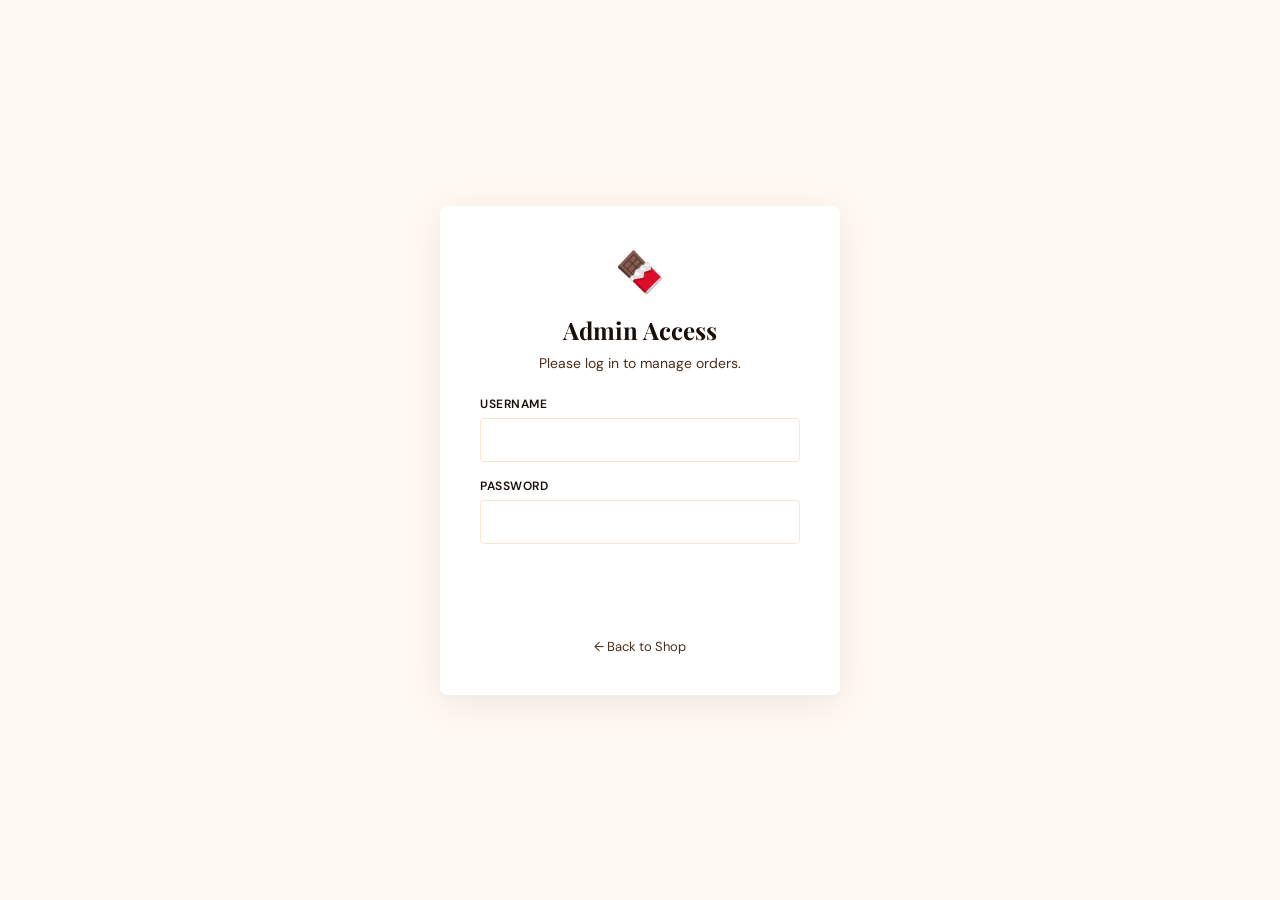
<file: public/admin-login.html>
<!DOCTYPE html>
<html lang="en">

<head>
    <meta charset="UTF-8">
    <meta name="viewport" content="width=device-width, initial-scale=1.0">
    <title>Admin Login — Brownie Bliss</title>
    <link rel="icon" type="image/png" href="assets/favicon.png">
    <link rel="stylesheet" href="style.css">
    <link
        href="https://fonts.googleapis.com/css2?family=Playfair+Display:wght@400;600;700&family=DM+Sans:wght@300;400;500;600&display=swap"
        rel="stylesheet">
    <script>
      if (sessionStorage.getItem('adminToken')) {
        window.location.replace('admin.html');
      }
    </script>
    <script>
  (function () {
    try {
      var t = localStorage.getItem('bb_theme') || 'light';
      if (t === 'dark') document.documentElement.classList.add('dark');
    } catch (_) {}
  })();
</script>
    <style>
        body {
            background: var(--cream);
            display: flex;
            align-items: center;
            justify-content: center;
            min-height: 100vh;
            margin: 0;
        }

        .login-box {
            background: var(--white);
            padding: 40px;
            border-radius: 8px;
            box-shadow: 0 8px 40px rgba(26, 9, 5, 0.08);
            width: 100%;
            max-width: 400px;
            text-align: center;
        }

        .login-box h2 {
            font-family: 'Playfair Display', serif;
            color: var(--brown-dark);
            margin-bottom: 8px;
        }

        .login-box p {
            color: var(--text-mid);
            font-size: 14px;
            margin-bottom: 24px;
        }

        .input-group {
            margin-bottom: 16px;
            text-align: left;
        }

        .input-group label {
            display: block;
            font-size: 12px;
            font-weight: 600;
            color: var(--brown-dark);
            margin-bottom: 6px;
            text-transform: uppercase;
            letter-spacing: 0.5px;
        }

        .input-group input {
            width: 100%;
            padding: 12px;
            border: 1px solid var(--cream-dark);
            border-radius: 4px;
            font-family: 'DM Sans', sans-serif;
            font-size: 14px;
            outline: none;
            transition: border-color 0.2s;
        }

        .input-group input:focus {
            border-color: var(--gold);
        }

        .login-btn {
            width: 100%;
            padding: 14px;
            background: var(--brown-dark);
            color: var(--white);
            border: none;
            border-radius: 4px;
            font-family: 'DM Sans', sans-serif;
            font-size: 14px;
            font-weight: 600;
            cursor: pointer;
            transition: background 0.2s;
            margin-top: 8px;
        }

        .login-btn:hover {
            background: var(--gold);
            color: var(--brown-dark);
        }

        .error-msg {
            color: var(--brand-red);
            font-size: 13px;
            margin-top: 12px;
            display: none;
        }
    </style>
</head>

<body>

    <div class="login-box">
        <div style="font-size: 40px; margin-bottom: 16px;">🍫</div>
        <h2>Admin Access</h2>
        <p>Please log in to manage orders.</p>

        <form id="loginForm">
            <div class="input-group">
                <label>Username</label>
                <input type="text" id="username" required>
            </div>
            <div class="input-group">
                <label>Password</label>
                <input type="password" id="password" required>
            </div>
            <button type="submit" class="login-btn">Log In</button>
            <div class="error-msg" id="errorMsg">Invalid username or password</div>
        </form>

        <div style="margin-top: 24px; font-size: 13px;">
            <a href="index.html" style="color: var(--text-mid); text-decoration: none;">&larr; Back to Shop</a>
        </div>
    </div>

    <script>
        document.getElementById('loginForm').addEventListener('submit', async function (e) {
            e.preventDefault();
            const u = document.getElementById('username').value.trim();
            const p = document.getElementById('password').value;
            const errorMsg = document.getElementById('errorMsg');

            errorMsg.style.display = 'none';

            try {
                const res = await fetch('/api/admin/login', {
                    method: 'POST',
                    headers: { 'Content-Type': 'application/json' },
                    body: JSON.stringify({ username: u, password: p })
                });

                const data = await res.json();
                if (!res.ok || !data.success) {
                    errorMsg.textContent = data.message || 'Invalid username or password';
                    errorMsg.style.display = 'block';
                    return;
                }

                sessionStorage.setItem('adminToken', data.token);
                sessionStorage.setItem('adminLoggedIn', 'true');
                window.location.replace('admin.html');
            } catch (err) {
                errorMsg.textContent = 'Login failed. Please try again.';
                errorMsg.style.display = 'block';
            }
        });
    </script>
</body>

</html>
</file>
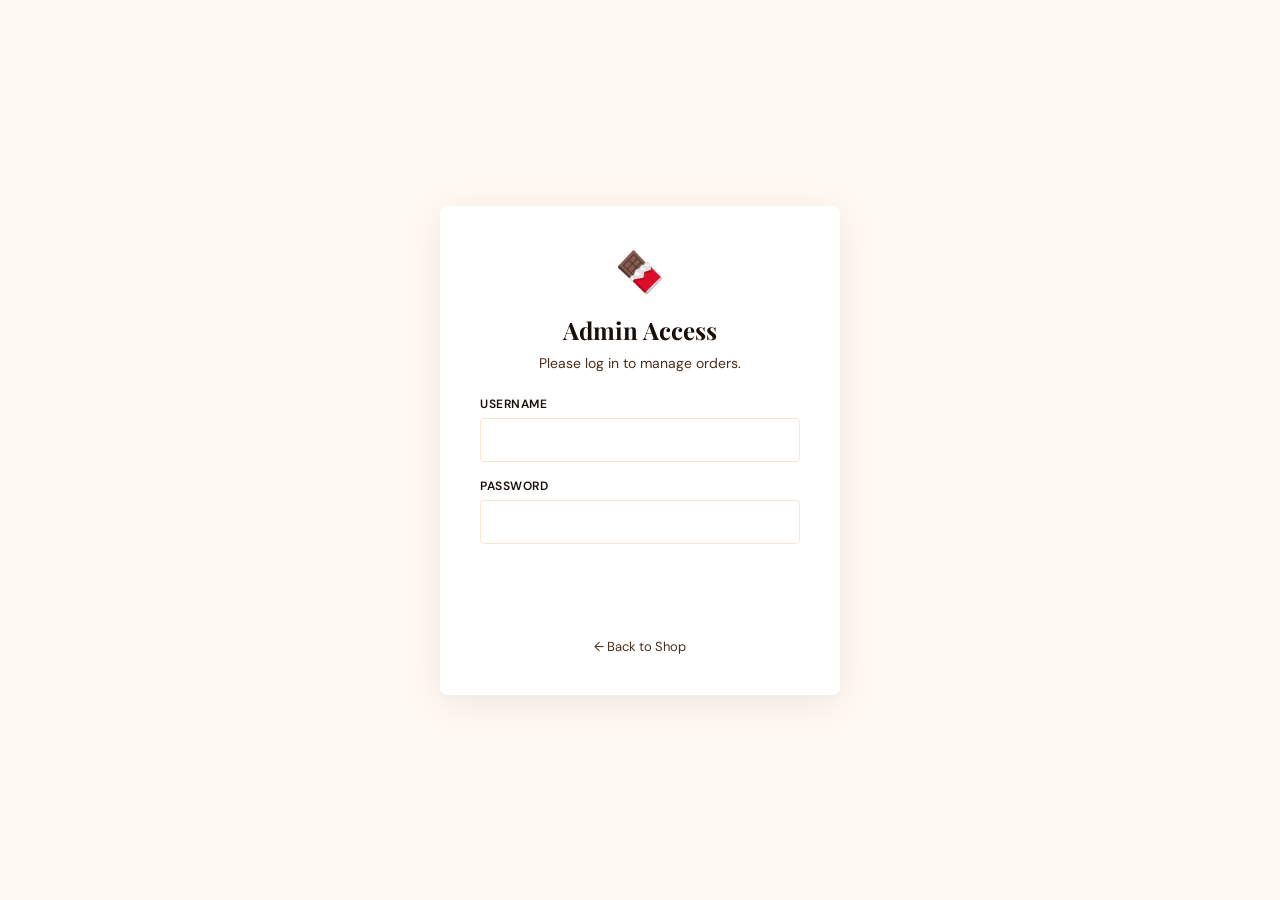
<file: public/admin.html>
<!DOCTYPE html>
<html lang="en">

<head>
  <meta charset="UTF-8">
  <meta name="viewport" content="width=device-width, initial-scale=1.0">
  <title>Admin Panel — Brownie Bliss</title>
  <link rel="stylesheet" href="style.css">
  <link
    href="https://fonts.googleapis.com/css2?family=Playfair+Display:wght@400;600;700&family=DM+Sans:wght@300;400;500;600&display=swap"
    rel="stylesheet">
  <script>
    if (sessionStorage.getItem('adminLoggedIn') !== 'true' || !sessionStorage.getItem('adminToken')) {
      window.location.href = 'admin-login.html';
    }
    function logoutAdmin() {
      sessionStorage.removeItem('adminLoggedIn');
      sessionStorage.removeItem('adminToken');
      window.location.href = 'admin-login.html';
    }
  </script>
  <script>
  (function () {
    try {
      var t = localStorage.getItem('bb_theme') || 'light';
      if (t === 'dark') document.documentElement.classList.add('dark');
    } catch (_) {}
  })();
</script>
</head>

<body class="admin-page">

  <!-- ADMIN NAV -->
  <nav class="admin-nav" style="display:flex;justify-content:space-between;align-items:center;">
    <div style="display:flex;align-items:center;gap:12px">
      <span style="font-size:24px">🍫</span>
      <div>
        <div class="brand-name" style="font-family:'Playfair Display',serif;display:flex;align-items:center;gap:8px;">
          Brownie Bliss
          <span class="admin-badge" style="margin:0;padding:2px 8px;font-size:10px;">ADMIN</span>
        </div>
        <div style="font-size:11px;opacity:0.6;letter-spacing:1px">Admin Panel</div>
      </div>
    </div>
    <div style="display:flex;align-items:center;gap:16px">
      <button onclick="toggleSidebar()"
        style="background:none;border:none;color:white;font-size:24px;cursor:pointer;line-height:1;">
        ☰
      </button>
    </div>
  </nav>

  <!-- SIDEBAR MENU -->
  <div class="sidebar-overlay" id="sidebarOverlay" onclick="toggleSidebar()"></div>
  <aside class="admin-sidebar" id="adminSidebar">
    <div class="sidebar-header">
      <div style="display:flex;align-items:center;gap:12px">
        <span style="font-size:24px">🍫</span>
        <div class="brand-name" style="font-family:'Playfair Display',serif;color:white;font-size:20px;">Menu</div>
      </div>
      <button onclick="toggleSidebar()"
        style="background:none;border:none;color:white;font-size:20px;cursor:pointer;">✕</button>
    </div>
    <div class="sidebar-links">
      <a href="index.html" class="sidebar-nav-btn" style="text-decoration:none;">← View Shop</a>
      <button onclick="switchTab('orders')" id="tabOrders" class="sidebar-nav-btn active">Orders</button>
      <button onclick="switchTab('products')" id="tabProducts" class="sidebar-nav-btn">Products & Pricing</button>
      <button onclick="refreshOrders()" class="sidebar-nav-btn">⟳ Refresh Data</button>
    </div>
    <div class="sidebar-footer">
      <button onclick="logoutAdmin()" class="sidebar-nav-btn" style="color:#e53e3e;">Logout</button>
    </div>
  </aside>

  <div class="admin-body">

    <!-- STATS -->
    <div id="ordersSection">
      <div class="stats-grid" id="statsGrid">
        <div class="stat-card">
          <div class="stat-label">Total Orders <span class="stat-icon">📋</span></div>
          <div class="stat-value" id="statTotal">—</div>
        </div>
        <div class="stat-card">
          <div class="stat-label">Pending Orders <span class="stat-icon">⏳</span></div>
          <div class="stat-value" id="statPending">—</div>
        </div>
        <div class="stat-card">
          <div class="stat-label">Confirmed / Paid <span class="stat-icon">✅</span></div>
          <div class="stat-value" id="statPaid">—</div>
        </div>
        <div class="stat-card">
          <div class="stat-label">Total Revenue <span class="stat-icon">💰</span></div>
          <div class="stat-value" id="statRevenue">—</div>
        </div>
      </div>

      <!-- ORDERS TABLE -->
      <div class="orders-panel">
        <div class="panel-head">
          <div class="panel-title-group">
            <h2>All Orders</h2>
            <button onclick="exportCSV()" class="btn-confirm btn-export">Export CSV</button>
          </div>
          <div class="orders-filter">
            <button class="of-btn active" onclick="filterOrders('all',this)">All</button>
            <button class="of-btn" onclick="filterOrders('pending',this)">⏳ Pending</button>
            <button class="of-btn" onclick="filterOrders('payment_confirmed',this)">✅ Payment Confirmed</button>
            <button class="of-btn" onclick="filterOrders('preparing',this)">👨‍🍳 Baking / Preparing</button>
            <button class="of-btn" onclick="filterOrders('out_for_delivery',this)">🚚 Out for Delivery</button>
            <button class="of-btn" onclick="filterOrders('completed',this)">Completed</button>
            <button class="of-btn" onclick="filterOrders('cancelled',this)">❌ Cancelled</button>
          </div>
        </div>
        <div class="table-container" style="overflow-x:auto">
          <table class="orders-table">
            <thead>
              <tr>
                <th>Order ID</th>
                <th>Customer</th>
                <th>Items</th>
                <th>Total</th>
                <th>Payment</th>
                <th>Order Status</th>
                <th>Date & Time</th>
                <th>Actions</th>
              </tr>
            </thead>
            <tbody id="ordersTableBody">
              <tr>
                <td colspan="8" style="text-align:center;padding:40px;color:#aaa;">Loading orders...</td>
              </tr>
            </tbody>
          </table>
        </div>
      </div>
    </div>

    <!-- PRODUCTS TABLE -->
    <div class="orders-panel" id="productsSection" style="display:none;">
      <div class="panel-head" style="display:flex;justify-content:space-between;align-items:center;">
        <h2>Products & Pricing</h2>
        <button onclick="openAddProductModal()" class="btn-confirm"
          style="padding:10px 20px; font-size:14px; border-radius:30px; background:var(--gold); color:var(--brown-dark);">+
          Add New Product</button>
      </div>
      <div style="overflow-x:auto">
        <table class="orders-table">
          <thead>
            <tr>
              <th>Image</th>
              <th>Name</th>
              <th>Category</th>
              <th>Price (₹)</th>
              <th>Actions</th>
            </tr>
          </thead>
          <tbody id="productsTableBody">
            <tr>
              <td colspan="5" style="text-align:center;padding:40px;color:#aaa;">Loading products...</td>
            </tr>
          </tbody>
        </table>
      </div>
    </div>

  </div>

  <!-- ORDER DETAIL MODAL -->
  <div class="detail-modal-overlay" id="detailOverlay">
    <div class="detail-modal">
      <div class="detail-modal-head">
        <div>
          <h3 id="detailOrderId">Order Details</h3>
          <div id="detailDate" style="font-size:12px;color:#888;margin-top:4px"></div>
        </div>
        <button onclick="closeDetail()"
          style="background:none;border:none;font-size:20px;cursor:pointer;color:#888">✕</button>
      </div>
      <div class="detail-modal-body" id="detailBody"></div>
      <div class="detail-modal-foot" id="detailFoot"></div>
    </div>
  </div>

  <!-- RECEIPT MODAL -->
  <div class="detail-modal-overlay" id="receiptOverlay">
    <div class="detail-modal">
      <div class="detail-modal-head">
        <h3>🧾 Order Receipt</h3>
        <div style="display:flex;gap:8px;align-items:center">
          <button onclick="printReceipt()"
            style="background:var(--brown);color:white;border:none;padding:7px 16px;border-radius:6px;font-size:13px;cursor:pointer;font-weight:600">🖨️
            Print</button>
          <button onclick="closeReceipt()"
            style="background:none;border:none;font-size:20px;cursor:pointer;color:#888">✕</button>
        </div>
      </div>
      <div class="detail-modal-body" id="receiptBody"></div>
    </div>
  </div>

  <!-- ADD PRODUCT MODAL -->
  <div class="detail-modal-overlay" id="addProductOverlay">
    <div class="detail-modal">
      <div class="detail-modal-head">
        <h3>➕ Add New Product</h3>
        <button onclick="closeAddProductModal()"
          style="background:none;border:none;font-size:24px;cursor:pointer;color:#888">✕</button>
      </div>
      <div class="detail-modal-body" style="padding:24px;">
        <div style="display:grid;gap:16px;">
          <div>
            <label
              style="display:block;font-size:12px;color:#888;margin-bottom:6px;text-transform:uppercase;letter-spacing:1px;">Product
              Type</label>
            <select id="newProdType"
              style="width:100%;padding:10px;border:1px solid #ddd;border-radius:6px;font-family:'DM Sans';">
              <option value="standard">Standard (Brownies, Cakes, etc.)</option>
              <option value="birthday">Birthday Cake Base</option>
            </select>
          </div>
          <div>
            <label
              style="display:block;font-size:12px;color:#888;margin-bottom:6px;text-transform:uppercase;letter-spacing:1px;">Product
              Name</label>
            <input type="text" id="newProdName" placeholder="e.g. Mint Choco Brownie"
              style="width:100%;padding:10px;border:1px solid #ddd;border-radius:6px;font-family:'DM Sans';">
          </div>
          <div id="categoryGroup">
            <label
              style="display:block;font-size:12px;color:#888;margin-bottom:6px;text-transform:uppercase;letter-spacing:1px;">Category</label>
            <select id="newProdCategory"
              style="width:100%;padding:10px;border:1px solid #ddd;border-radius:6px;font-family:'DM Sans';">
              <option value="cakes">Cakes</option>
              <option value="brownies" selected>Brownies</option>
              <option value="cookies">Cookies</option>
              <option value="desserts">Desserts</option>
            </select>
          </div>
          <div style="display:grid;grid-template-columns:1fr 1fr;gap:16px;">
            <div>
              <label
                style="display:block;font-size:12px;color:#888;margin-bottom:6px;text-transform:uppercase;letter-spacing:1px;">Price
                (₹)</label>
              <input type="number" id="newProdPrice" placeholder="0"
                style="width:100%;padding:10px;border:1px solid #ddd;border-radius:6px;font-family:'DM Sans';">
            </div>
            <div>
              <label
                style="display:block;font-size:12px;color:#888;margin-bottom:6px;text-transform:uppercase;letter-spacing:1px;">Emoji</label>
              <input type="text" id="newProdEmoji" placeholder="🍫"
                style="width:100%;padding:10px;border:1px solid #ddd;border-radius:6px;font-family:'DM Sans';">
            </div>
          </div>
          <div>
            <label
              style="display:block;font-size:12px;color:#888;margin-bottom:6px;text-transform:uppercase;letter-spacing:1px;">Image
              URL</label>
            <input type="text" id="newProdImg" placeholder="https://..."
              style="width:100%;padding:10px;border:1px solid #ddd;border-radius:6px;font-family:'DM Sans';">
          </div>
          <button onclick="submitNewProduct()" class="btn-confirm"
            style="margin-top:10px;padding:14px;font-size:14px;border-radius:6px;">Add Product to Menu</button>
        </div>
      </div>
    </div>
  </div>

  <!-- TOAST -->
  <div class="toast" id="toast"></div>

  <script>
    const API = '/api'; // Using relative path for better compatibility
    const adminToken = sessionStorage.getItem('adminToken');
    if (!adminToken) {
      window.location.href = 'admin-login.html';
    }

    function clearAdminSession() {
      sessionStorage.removeItem('adminLoggedIn');
      sessionStorage.removeItem('adminToken');
    }

    async function authFetch(url, options = {}) {
      const headers = { ...(options.headers || {}) };

      if (!headers.Authorization) {
        headers.Authorization = `Bearer ${adminToken}`;
      }

      const res = await fetch(url, { ...options, headers });

      if (res.status === 401 || res.status === 403) {
        clearAdminSession();
        window.location.replace('admin-login.html');
        throw new Error('Session expired. Redirecting to login.');
      }

      return res;
    }
    let allOrders = [];
    let currentFilter = 'all';
    let allProducts = [];

    const statusLabels = {
      pending: '⏳ Pending',
      payment_confirmed: '✅ Payment Confirmed',
      preparing: '👨‍🍳 Baking / Preparing',
      out_for_delivery: '🚚 Out for Delivery',
      completed: 'Completed',
      cancelled: '❌ Cancelled',
      confirmed: '✅ Payment Confirmed',
      delivered: 'Completed'
    };

    function getStatusLabel(status) {
      return statusLabels[status] || status;
    }

    // ─── SIDEBAR & TAB SWITCHING ───────────────────────────────────────────────────
    function toggleSidebar() {
      document.getElementById('adminSidebar').classList.toggle('open');
      document.getElementById('sidebarOverlay').classList.toggle('open');
    }

    function switchTab(tab) {
      if (tab === 'orders') {
        document.getElementById('ordersSection').style.display = 'block';
        document.getElementById('productsSection').style.display = 'none';
        document.getElementById('tabOrders').classList.add('active');
        document.getElementById('tabProducts').classList.remove('active');
        loadOrders();
        loadStats();
      } else {
        document.getElementById('ordersSection').style.display = 'none';
        document.getElementById('productsSection').style.display = 'block';
        document.getElementById('tabProducts').classList.add('active');
        document.getElementById('tabOrders').classList.remove('active');
        loadProducts();
      }

      // Close sidebar after switching tabs on mobile/desktop
      document.getElementById('adminSidebar').classList.remove('open');
      document.getElementById('sidebarOverlay').classList.remove('open');
    }

    // ─── LOAD STATS ────────────────────────────────────────────────────────────────
    async function loadStats() {
      try {
        const res = await authFetch(`${API}/stats`);
        const data = await res.json();
        if (data.success) {
          const s = data.stats;
          document.getElementById('statTotal').textContent = s.total_orders || 0;
          document.getElementById('statPending').textContent = s.pending_orders || 0;
          document.getElementById('statPaid').textContent = s.paid_orders || 0;
          document.getElementById('statRevenue').textContent = `₹${(s.total_revenue || 0).toLocaleString('en-IN')}`;
        }
      } catch (e) { console.error(e); }
    }

    // ─── LOAD ORDERS ───────────────────────────────────────────────────────────────
    async function loadOrders() {
      try {
        const res = await authFetch(`${API}/orders`);
        const data = await res.json();
        if (data.success) {
          allOrders = data.orders;
          renderOrders(currentFilter);
        }
      } catch (e) {
        document.getElementById('ordersTableBody').innerHTML =
          '<tr><td colspan="8" style="text-align:center;padding:40px;color:#e53e3e">⚠️ Cannot connect to server. Make sure the backend is running.</td></tr>';
      }
    }

    function refreshOrders() {
      loadStats();
      loadOrders();
      showToast('Refreshed!');
    }

    function filterOrders(filter, el) {
      currentFilter = filter;
      document.querySelectorAll('.of-btn').forEach(b => b.classList.remove('active'));
      el.classList.add('active');
      renderOrders(filter);
    }

    function renderOrders(filter) {
      let orders = allOrders;
      if (filter !== 'all') {
        orders = allOrders.filter(o => o.status === filter || o.payment_status === filter);
      }

      const tbody = document.getElementById('ordersTableBody');
      if (orders.length === 0) {
        tbody.innerHTML = `<tr><td colspan="8" style="text-align:center;padding:40px;color:#aaa">No orders found</td></tr>`;
        return;
      }

      tbody.innerHTML = orders.map(o => {
        const items = Array.isArray(o.items) ? o.items : JSON.parse(o.items || '[]');
        const itemsSummary = items.map(i => `${i.emoji || '🍫'}${i.name} ×${i.qty}`).join(', ');
        const dt = new Date(o.created_at);
        const dateStr = dt.toLocaleDateString('en-IN', { day: '2-digit', month: 'short', year: 'numeric' });
        const timeStr = dt.toLocaleTimeString('en-IN', { hour: '2-digit', minute: '2-digit' });

        return `<tr>
      <td><div class="order-id">${o.order_id}</div></td>
      <td>
        <div class="customer-name">${o.customer_name}</div>
        <div class="customer-phone">📱 +91 ${o.phone}</div>
      </td>
      <td style="font-size:12px;max-width:200px;white-space:nowrap;overflow:hidden;text-overflow:ellipsis">${itemsSummary}</td>
      <td style="font-weight:700;color:var(--brown-light)">₹${o.total.toLocaleString('en-IN')}</td>
      <td><span class="status-pill ${o.payment_status === 'paid' ? 'pay-paid' : 'pay-unpaid'}">${o.payment_status === 'paid' ? '✅ Paid' : '⏳ Unpaid'}</span></td>
      <td>
        <select class="status-select" onchange="updateStatus('${o.order_id}',this.value)" 
          style="font-size:12px;padding:4px 8px;border:1px solid #ddd;border-radius:6px;cursor:pointer">
          <option value="pending" ${o.status === 'pending' ? 'selected' : ''}>⏳ Pending</option>
          <option value="payment_confirmed" ${o.status === 'payment_confirmed' || o.status === 'confirmed' ? 'selected' : ''}>✅ Payment Confirmed</option>
          <option value="preparing" ${o.status === 'preparing' ? 'selected' : ''}>👨‍🍳 Baking / Preparing</option>
          <option value="out_for_delivery" ${o.status === 'out_for_delivery' ? 'selected' : ''}>🚚 Out for Delivery</option>
          <option value="completed" ${o.status === 'completed' || o.status === 'delivered' ? 'selected' : ''}>Completed</option>
          <option value="cancelled" ${o.status === 'cancelled' ? 'selected' : ''}>❌ Cancelled</option>
        </select>
      </td>
      <td style="font-size:12px;color:#888">${dateStr}<br>${timeStr}</td>
      <td>
        <div class="action-row">
          ${o.payment_status !== 'paid' && o.status !== 'cancelled' ? `<button class="btn-confirm" onclick="confirmPayment('${o.order_id}')">✅ Confirm Payment</button>` : o.payment_status === 'paid' ? `<button class="btn-view" onclick="viewReceipt('${o.order_id}')">🧾 Receipt</button>` : ''}
          <button class="btn-view" onclick="viewOrder('${o.order_id}')">👁 View</button>
          ${o.status !== 'cancelled' && o.status !== 'completed' && o.status !== 'delivered' ? `<button class="btn-view" onclick="cancelOrder('${o.order_id}')" style="background:#dc3545;color:white;border:none">❌ Cancel</button>` : ''}
        </div>
      </td>
    </tr>`;
      }).join('');
    }

    // ─── CONFIRM PAYMENT ───────────────────────────────────────────────────────────
    async function confirmPayment(orderId) {
      if (!confirm(`Confirm payment received for order ${orderId}?`)) return;

      try {
        const res = await authFetch(`${API}/orders/${orderId}/confirm-payment`, {
          method: 'PATCH',
          headers: { 'Content-Type': 'application/json' },
          body: JSON.stringify({ notes: 'Payment confirmed via WhatsApp' })
        });
        const data = await res.json();
        if (data.success) {
          showToast('✅ Payment confirmed!');
          loadStats();
          loadOrders();
          // Ask to view receipt
          setTimeout(() => {
            if (confirm('Payment confirmed! 🎉\nGenerate receipt for customer?')) {
              viewReceipt(orderId);
            }
          }, 500);
        }
      } catch (e) {
        showToast('Error confirming payment');
      }
    }

    // ─── UPDATE STATUS ─────────────────────────────────────────────────────────────
    async function updateStatus(orderId, status) {
      try {
        await authFetch(`${API}/orders/${orderId}/status`, {
          method: 'PATCH',
          headers: { 'Content-Type': 'application/json' },
          body: JSON.stringify({ status })
        });
        showToast(`Status updated to "${getStatusLabel(status)}"`);
        loadOrders();
      } catch (e) {
        showToast('Error updating status');
      }
    }

    // ─── CANCEL ORDER ─────────────────────────────────────────────────────────────
    async function cancelOrder(orderId) {
      if (!confirm(`Are you sure you want to cancel order ${orderId}?`)) return;
      try {
        const res = await authFetch(`${API}/orders/${orderId}/status`, {
          method: 'PATCH',
          headers: { 'Content-Type': 'application/json' },
          body: JSON.stringify({ status: 'cancelled' })
        });
        const data = await res.json();
        if (data.success) {
          showToast('❌ Order cancelled');
          loadOrders();
        }
      } catch (e) {
        showToast('Error cancelling order');
      }
    }

    // ─── VIEW ORDER DETAIL ─────────────────────────────────────────────────────────
    function viewOrder(orderId) {
      const order = allOrders.find(o => o.order_id === orderId);
      if (!order) return;

      const items = Array.isArray(order.items) ? order.items : JSON.parse(order.items || '[]');
      const dt = new Date(order.created_at);

      document.getElementById('detailOrderId').textContent = `Order: ${order.order_id}`;
      document.getElementById('detailDate').textContent = dt.toLocaleString('en-IN', { dateStyle: 'full', timeStyle: 'short' });

      document.getElementById('detailBody').innerHTML = `
    <div class="info-grid">
      <div class="info-item"><label>Customer Name</label><span>${order.customer_name}</span></div>
      <div class="info-item"><label>Phone</label><span>+91 ${order.phone}</span></div>
      <div class="info-item" style="grid-column:span 2"><label>Delivery Address</label><span>${order.address}, ${order.city} - ${order.pincode}</span></div>
      <div class="info-item"><label>Payment</label><span class="status-pill ${order.payment_status === 'paid' ? 'pay-paid' : 'pay-unpaid'}" style="font-size:12px">${order.payment_status === 'paid' ? '✅ Paid' : '⏳ Unpaid'}</span></div>
      <div class="info-item"><label>Order Status</label><span>${getStatusLabel(order.status)}</span></div>
      ${order.confirmed_at ? `<div class="info-item" style="grid-column:span 2"><label>Confirmed At</label><span>${new Date(order.confirmed_at).toLocaleString('en-IN')}</span></div>` : ''}
    </div>
    <div class="items-list">
      <h4>Items Ordered</h4>
      ${items.map(i => `<div class="item-row"><span>${i.emoji || '🍫'} ${i.name} × ${i.qty}</span><span>₹${i.price * i.qty}</span></div>`).join('')}
      <div class="items-total"><span>Total</span><span>₹${order.total.toLocaleString('en-IN')}</span></div>
    </div>
  `;

      document.getElementById('detailFoot').innerHTML = order.payment_status !== 'paid'
        ? `<button class="btn-confirm" style="width:100%;padding:12px;font-size:14px" onclick="confirmPayment('${order.order_id}');closeDetail()">✅ Confirm Payment Received</button>`
        : `<button class="btn-view" style="width:100%;padding:12px;font-size:14px" onclick="closeDetail();viewReceipt('${order.order_id}')">🧾 Generate Receipt</button>`;

      document.getElementById('detailOverlay').classList.add('open');
    }

    function closeDetail() { document.getElementById('detailOverlay').classList.remove('open'); }

    // ─── RECEIPT ───────────────────────────────────────────────────────────────────
    function viewReceipt(orderId) {
      const order = allOrders.find(o => o.order_id === orderId);
      if (!order) return;

      const items = Array.isArray(order.items) ? order.items : JSON.parse(order.items || '[]');
      const orderDate = new Date(order.created_at).toLocaleDateString('en-IN', { day: '2-digit', month: 'long', year: 'numeric' });
      const confirmedDate = order.confirmed_at ? new Date(order.confirmed_at).toLocaleString('en-IN', { dateStyle: 'medium', timeStyle: 'short' }) : '—';
      const isPaid = order.payment_status === 'paid';

      document.getElementById('receiptBody').innerHTML = `
    <div class="receipt-container">
      <div class="receipt-head">
        <div style="font-size:36px;margin-bottom:8px">🍫</div>
        <h2>Brownie Bliss</h2>
        <p>Premium Bakery Receipt</p>
      </div>
      <div class="receipt-body">
        <div class="receipt-row"><span>Receipt No.</span><strong>${order.order_id}</strong></div>
        <div class="receipt-row"><span>Date</span><strong>${orderDate}</strong></div>
        <hr class="receipt-divider">
        <div class="receipt-row"><span>Customer</span><strong>${order.customer_name}</strong></div>
        <div class="receipt-row"><span>Phone</span><strong>+91 ${order.phone}</strong></div>
        <div class="receipt-row"><span>Delivery Address</span><strong>${order.address}, ${order.city} - ${order.pincode}</strong></div>
        <div class="receipt-row"><span>Order Status</span><strong>${getStatusLabel(order.status)}</strong></div>
        <hr class="receipt-divider">
        ${items.map(i => `
          <div class="receipt-row">
            <span>${i.emoji || '🍫'} ${i.name} × ${i.qty}</span>
            <strong>₹${(i.price * i.qty).toLocaleString('en-IN')}</strong>
          </div>
        `).join('')}
        <div class="receipt-row total"><span>TOTAL AMOUNT</span><strong>₹${order.total.toLocaleString('en-IN')}</strong></div>
        <hr class="receipt-divider">
        <div class="receipt-row"><span>Payment Status</span><strong style="color:${isPaid ? '#198754' : '#b7791f'}">${isPaid ? '✅ PAID' : '⏳ UNPAID'}</strong></div>
        <div class="receipt-row"><span>Payment Confirmed</span><strong>${confirmedDate}</strong></div>
        ${isPaid ? `<div style="text-align:center;margin-top:16px">
          <div class="receipt-stamp">PAID</div>
        </div>` : ''}
      </div>
      <div class="receipt-foot">
        Thank you for choosing Brownie Bliss! 🍫<br>
        We hope you enjoy every bite. See you again!<br>
        <span style="opacity:0.5;font-size:11px">contact@browniebliss.in · +91 98765 43210</span>
      </div>
    </div>
  `;

      document.getElementById('receiptOverlay').classList.add('open');
    }

    function closeReceipt() { document.getElementById('receiptOverlay').classList.remove('open'); }

    function printReceipt() {
      const content = document.getElementById('receiptBody').innerHTML;
      const win = window.open('', '_blank', 'width=560,height=800');
      win.document.write(`
    <!DOCTYPE html>
    <html>
    <head>
      <title>Receipt — Brownie Bliss</title>
      <link href="https://fonts.googleapis.com/css2?family=Playfair+Display:wght@400;700&family=DM+Sans:wght@400;600&display=swap" rel="stylesheet">
      <link rel="stylesheet" href="style.css">
      <style>
        body{background:white;padding:20px}
        .print-action{display:block;margin:16px auto;padding:10px 24px;background:#3b1a08;color:white;border:none;border-radius:6px;cursor:pointer;font-size:14px;font-weight:600}
        @media print{.no-print,.print-action{display:none!important}body{padding:0}.receipt-container{box-shadow:none!important}}
      </style>
    </head>
    <body>${content}<br><button class="print-action" onclick="window.print()">🖨️ Print Receipt</button></body>
    </html>
  `);
      win.document.close();
    }

    //export csv for orders
    async function exportCSV() {
      try {
        const res = await authFetch(`${API}/orders`);
        const data = await res.json();
        if (data.success) {
          // Just extracting the array of data
          const ordersDataArray = data.orders.map(o => ({
            orderId: o.order_id,
            date: o.created_at,
            price: o.total,
            customer: o.customer_name,
            phone: o.phone,
            items: o.items,
            status: o.status,
            payment_status: o.payment_status
          }));
          let csv = `Order ID,Date,Price,Customer,Phone,Items,Status,Payment Status\n`;
          ordersDataArray.forEach((order) => {
            const itemsList = typeof order.items === 'string' ? JSON.parse(order.items) : order.items;
            const itemsStr = `"${itemsList.map(i => `${i.name} x${i.qty}`).join(', ')}"`;
            csv += `${order.orderId},${order.date},${order.price},${order.customer},${order.phone},${itemsStr},${order.status},${order.payment_status}\n`;
          });

          //create blob
          const blob = new Blob([csv], { type: "text/csv" });
          //create download link
          const url = window.URL.createObjectURL(blob);
          const a = document.createElement("a");
          a.href = url;
          a.download = "orders.csv";

          document.body.appendChild(a);
          a.click();
          document.body.removeChild(a);
          window.URL.revokeObjectURL(url);
          return ordersDataArray;
        }
      } catch (e) {
        console.error('Error fetching orders for export', e);
      }
    }


    // ─── PRODUCTS ──────────────────────────────────────────────────────────────────
    async function loadProducts() {
      try {
        const res = await authFetch(`${API}/products`);
        const data = await res.json();
        if (data.success) {
          allProducts = data.products;
          renderProducts();
        }
      } catch (e) {
        document.getElementById('productsTableBody').innerHTML =
          '<tr><td colspan="5" style="text-align:center;padding:40px;color:#e53e3e">⚠️ Cannot load products.</td></tr>';
      }
    }

    function renderProducts() {
      const tbody = document.getElementById('productsTableBody');
      if (allProducts.length === 0) {
        tbody.innerHTML = `<tr><td colspan="5" style="text-align:center;padding:40px;color:#aaa">No products found</td></tr>`;
        return;
      }

      tbody.innerHTML = allProducts.map(p => `
        <tr>
          <td>
            <div>
              <img src="${p.img}" alt="${p.name}" style="width:50px;height:50px;object-fit:cover;border-radius:4px;">
            </div>
          </td>
          <td style="font-weight:600;color:var(--brown-dark)">
            <div id="name_view_${p._id}">
              ${p.emoji || ''} ${p.name}
              <button onclick="toggleEditProduct('${p._id}')" class="btn-outline" style="padding:2px 6px;font-size:10px;margin-left:8px;border:1px solid #ddd;">✎</button>
            </div>
            <div id="name_edit_${p._id}" style="display:none;">
              <input type="text" id="input_name_${p._id}" value="${p.name}" style="width:140px;padding:6px;border:1px solid #ddd;border-radius:4px;font-family:'DM Sans';font-size:12px;">
            </div>
          </td>
          <td style="text-transform:uppercase;font-size:12px;letter-spacing:1px;color:#888;">${p.type === 'birthday' ? 'Birthday Cake' : p.category}</td>
          <td>
            <div style="display:flex;align-items:center;gap:4px;">
              <span style="color:#888;font-size:14px;">₹</span>
              <input type="number" id="price_${p._id}" value="${p.price}" style="width:80px;padding:6px;border:1px solid #ddd;border-radius:4px;font-family:'DM Sans';font-weight:600;">
            </div>
          </td>
          <td>
            <div style="display:flex;align-items:center;gap:8px;">
              <button onclick="saveProduct('${p._id}')" class="btn-confirm" style="padding:6px 14px;font-size:12px;">Save</button>
              <button onclick="deleteProduct('${p._id}')" style="background:#dc3545;color:white;padding:6px 14px;border:none;border-radius:6px;cursor:pointer;font-family:'DM Sans';font-size:12px;font-weight:600;" title="Delete Product">🗑️</button>
            </div>
          </td>
        </tr>
      `).join('');
    }

    function toggleEditProduct(id) {
      const nameView = document.getElementById(`name_view_${id}`);
      const nameEdit = document.getElementById(`name_edit_${id}`);

      const isEditing = nameEdit.style.display === 'block';

      if (isEditing) {
        nameView.style.display = 'block';
        nameEdit.style.display = 'none';
      } else {
        nameView.style.display = 'none';
        nameEdit.style.display = 'block';
      }
    }

    async function saveProduct(id) {
      const priceInput = document.getElementById(`price_${id}`);
      const newPrice = Number(priceInput.value);

      const payload = { price: newPrice };

      // Optional fields if they are being displayed/edited
      const nameInput = document.getElementById(`input_name_${id}`);
      if (nameInput) payload.name = nameInput.value;

      if (isNaN(newPrice) || newPrice < 0) {
        showToast('Invalid price');
        return;
      }

      try {
        const res = await authFetch(`${API}/products/${id}`, {
          method: 'PATCH',
          headers: { 'Content-Type': 'application/json' },
          body: JSON.stringify(payload)
        });
        const data = await res.json();
        if (data.success) {
          showToast('✅ Price updated!');
          loadProducts(); // Refresh the list
        } else {
          showToast('Failed to update price');
        }
      } catch (e) {
        showToast('Error updating details');
      }
    }

    async function deleteProduct(id) {
      if (!id) return showToast('Invalid Product ID');
      if (!confirm('Are you sure you want to permanently delete this product?')) return;

      try {
        console.log(`Frontend: Requesting delete for ${id}`);
        const res = await authFetch(`${API}/products/${id}`, {
          method: 'DELETE',
          headers: { 'Content-Type': 'application/json' }
        });
        const data = await res.json();
        if (data.success) {
          showToast('🗑️ Product deleted');
          loadProducts(); // refresh table
        } else {
          showToast('Failed: ' + (data.message || 'Unknown error'));
        }
      } catch (e) {
        console.error('Delete error:', e);
        showToast('Error deleting product. Check console.');
      }
    }

    // ─── ADD PRODUCT ─────────────────────────────────────────────────────────────
    function openAddProductModal() {
      document.getElementById('addProductOverlay').classList.add('open');
    }

    function closeAddProductModal() {
      document.getElementById('addProductOverlay').classList.remove('open');
    }

    async function submitNewProduct() {
      const type = document.getElementById('newProdType').value;
      const name = document.getElementById('newProdName').value;
      const category = document.getElementById('newProdCategory').value;
      const price = Number(document.getElementById('newProdPrice').value);
      const emoji = document.getElementById('newProdEmoji').value;
      const img = document.getElementById('newProdImg').value;

      if (!name || isNaN(price) || price < 0) {
        showToast('Please fill in required fields correctly');
        return;
      }

      try {
        const res = await authFetch(`${API}/products`, {
          method: 'POST',
          headers: { 'Content-Type': 'application/json' },
          body: JSON.stringify({ type, name, category: type === 'birthday' ? 'cakes' : category, price, emoji, img })
        });
        const data = await res.json();
        if (data.success) {
          showToast('✅ Product added successfully!');
          closeAddProductModal();
          // Reset form
          document.getElementById('newProdName').value = '';
          document.getElementById('newProdPrice').value = '';
          document.getElementById('newProdImg').value = '';
          loadProducts(); // refresh table
        } else {
          showToast('Failed to add product');
        }
      } catch (e) {
        showToast('Error adding product');
      }
    }

    // ─── TOAST ─────────────────────────────────────────────────────────────────────
    function showToast(msg) {
      const t = document.getElementById('toast');
      t.textContent = msg;
      t.classList.add('show');
      setTimeout(() => t.classList.remove('show'), 3000);
    }

    // ─── INIT ──────────────────────────────────────────────────────────────────────
    loadStats();
    loadOrders();

    // Auto refresh every 30 seconds
    setInterval(() => { loadStats(); loadOrders(); }, 30000);
  </script>
  <div id="bb-cursor"></div>
  <script>
    /* =========================================
   BROWNIE BLISS ANIMATED CURSOR
========================================= */

const bbCursor = document.getElementById("bb-cursor");

let mouseX = 0;
let mouseY = 0;

let currentX = 0;
let currentY = 0;

/* Track Mouse */

document.addEventListener("mousemove", (e) => {
  mouseX = e.clientX;
  mouseY = e.clientY;
});

/* Smooth Cursor Animation */

function animateCursor() {
  currentX += (mouseX - currentX) * 0.15;
  currentY += (mouseY - currentY) * 0.15;

  bbCursor.style.left = currentX + "px";
  bbCursor.style.top = currentY + "px";

  requestAnimationFrame(animateCursor);
}

animateCursor();

/* Hover Effect */

document.querySelectorAll(
  "a, button, input, textarea, select, .hero-card, .review-card"
).forEach((el) => {

  el.addEventListener("mouseenter", () => {
    bbCursor.classList.add("hover");
  });

  el.addEventListener("mouseleave", () => {
    bbCursor.classList.remove("hover");
  });

});

/* Scroll Animation */

let scrollTimer;

window.addEventListener("scroll", () => {

  bbCursor.classList.add("scroll-glow");

  clearTimeout(scrollTimer);

  scrollTimer = setTimeout(() => {
    bbCursor.classList.remove("scroll-glow");
  }, 180);

});

/* Hide when mouse leaves window */

document.addEventListener("mouseleave", () => {
  bbCursor.style.opacity = "0";
});

document.addEventListener("mouseenter", () => {
  bbCursor.style.opacity = "1";
});
  </script>
</body>

</html>
</file>
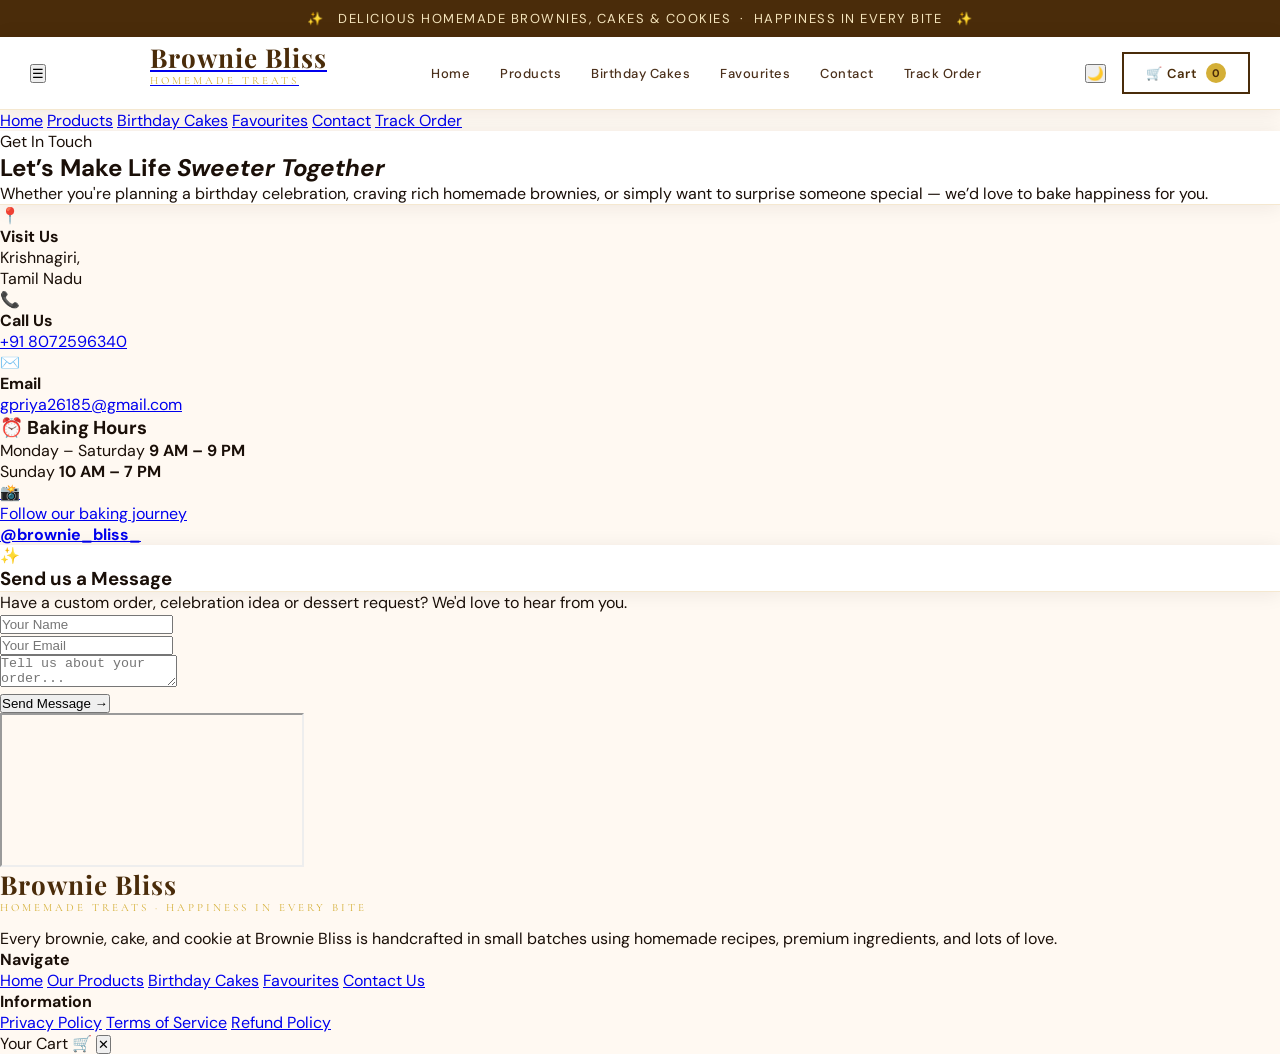
<file: public/contact.html>
<!doctype html>
<html lang="en">
  <head>
    <meta charset="UTF-8" />
    <meta name="viewport" content="width=device-width, initial-scale=1.0" />
    <title>Contact Us — Brownie Bliss Patisserie</title>
    <link rel="icon" type="image/png" href="assets/favicon.png" />

    <link
      href="https://fonts.googleapis.com/css2?family=Playfair+Display:ital,wght@0,400;0,600;0,700;1,400&family=Cormorant+Garamond:wght@300;400;500&family=DM+Sans:wght@300;400;500&display=swap"
      rel="stylesheet"
    />

    <link rel="stylesheet" href="style.css" />

    <!-- Theme init -->
    <script>
      (function () {
        try {
          var t = localStorage.getItem("bb_theme") || "light";
          if (t === "dark") document.documentElement.classList.add("dark");
        } catch (_) {}
      })();
    </script>
  </head>

  <body>
    <!-- ANNOUNCEMENT -->
    <div class="announcement">
      ✨ &nbsp; DELICIOUS HOMEMADE BROWNIES, CAKES & COOKIES &nbsp;·&nbsp;
      HAPPINESS IN EVERY BITE &nbsp; ✨
    </div>

    <!-- HEADER -->
    <header>
      <div class="header-inner">
        <button class="menu-toggle" onclick="toggleMenu()">☰</button>

        <a href="index.html" class="logo">
          <span class="logo-name">Brownie Bliss</span>
          <span class="logo-sub">Homemade Treats</span>
        </a>

        <nav>
          <a href="index.html#home">Home</a>
          <a href="index.html#products">Products</a>
          <a href="index.html#birthday">Birthday Cakes</a>
          <a href="favourites.html"
            >Favourites
            <span class="nav-count" data-favourites-count style="display: none"
              >0</span
            ></a
          >
          <a href="index.html#contact">Contact</a>
          <a href="track.html">Track Order</a>
        </nav>

        <div class="header-actions">
          <button
            id="themeToggleBtn"
            class="theme-toggle-btn"
            onclick="toggleTheme()"
          >
            <span id="themeIcon">🌙</span>
          </button>

          <button class="cart-btn" onclick="openCart()">
            🛒 Cart <span class="cart-count" id="cartBadge">0</span>
          </button>
        </div>
      </div>
    </header>

    <!-- MOBILE MENU -->
    <div class="mobile-menu" id="mobileMenu">
      <a href="index.html#home">Home</a>
      <a href="index.html#products">Products</a>
      <a href="index.html#birthday">Birthday Cakes</a>
      <a href="favourites.html">Favourites</a>
      <a href="index.html#contact">Contact</a>
      <a href="track.html">Track Order</a>
    </div>

    <!-- CONTACT SECTION -->
    <section class="contact-page">
      <div class="contact-bg"></div>

      <div class="contact-inner">
        <!-- LEFT SIDE -->
        <div class="contact-left">
          <!-- HEADER WRAP (fix spacing + hierarchy) -->
          <header class="contact-header">
            <span class="section-label">Get In Touch</span>

            <h2 class="section-title">
              Let’s Make Life <em>Sweeter Together</em>
            </h2>

            <p class="contact-desc">
              Whether you're planning a birthday celebration, craving rich
              homemade brownies, or simply want to surprise someone special —
              we’d love to bake happiness for you.
            </p>
          </header>

          <!-- CONTACT INFO -->
          <section class="contact-info-grid">
            <div class="contact-info-card">
              <div class="contact-icon">📍</div>
              <div>
                <h4>Visit Us</h4>
                <p>Krishnagiri,<br />Tamil Nadu</p>
              </div>
            </div>

            <div class="contact-info-card">
              <div class="contact-icon">📞</div>
              <div>
                <h4>Call Us</h4>
                <a href="tel:08072596340">+91 8072596340</a>
              </div>
            </div>

            <div class="contact-info-card">
              <div class="contact-icon">✉️</div>
              <div>
                <h4>Email</h4>
                <a href="mailto:gpriya26185@gmail.com">gpriya26185@gmail.com</a>
              </div>
            </div>
          </section>

          <!-- HOURS -->
          <section class="hours-card">
            <h3>⏰ Baking Hours</h3>

            <div class="hour-row">
              <span>Monday – Saturday</span>
              <strong>9 AM – 9 PM</strong>
            </div>

            <div class="hour-row">
              <span>Sunday</span>
              <strong>10 AM – 7 PM</strong>
            </div>
          </section>

          <!-- INSTAGRAM -->
          <a
            href="https://instagram.com/brownie_bliss_"
            target="_blank"
            class="insta-box contact-social"
          >
            <div class="insta-icon">📸</div>
            <div>
              <span>Follow our baking journey</span>
              <h4>@brownie_bliss_</h4>
            </div>
          </a>
        </div>

        <!-- RIGHT SIDE -->
        <div class="contact-form-box">
          <header class="form-top">
            <span>✨</span>
            <h3>Send us a Message</h3>
          </header>

          <p class="form-desc">
            Have a custom order, celebration idea or dessert request? We'd love
            to hear from you.
          </p>

          <!-- FORM -->
          <form
            class="contact-form"
            onsubmit="
              event.preventDefault();
              showToast('Thanks! We\'ll get back to you soon 🍫');
              this.reset();
            "
          >
            <div class="form-group">
              <input type="text" placeholder="Your Name" required />
            </div>

            <div class="form-group">
              <input type="email" placeholder="Your Email" required />
            </div>

            <div class="form-group">
              <textarea
                id="contactMessage"
                placeholder="Tell us about your order..."
                required
                class="form-input"
              ></textarea>
              <span class="error-message" id="messageError"></span>
            </div>

            <div class="form-actions">
              <button type="submit" class="hero-cta" id="submitBtn">Send Message →</button>
            </div>
          </form>

          <div class="map-box">

          <!-- MAP -->
          <section class="map-box contact-map">
            <iframe
              src="https://www.google.com/maps?q=Krishnagiri,Tamil%20Nadu&output=embed"
              loading="lazy"
              allowfullscreen
            >
            </iframe>
          </section>
        </div>
      </div>
    </section>

    <!-- FOOTER -->
    <footer id="contact">
      <div class="footer-inner">
        <div class="footer-top">
          <div class="footer-brand">
            <div class="logo">
              <span class="logo-name">Brownie Bliss</span>
              <span class="logo-sub"
                >Homemade Treats · Happiness in every bite</span
              >
            </div>
            <p>
              Every brownie, cake, and cookie at Brownie Bliss is handcrafted in
              small batches using homemade recipes, premium ingredients, and
              lots of love.
            </p>
          </div>

          <div class="footer-col">
            <h4>Navigate</h4>
            <a href="index.html">Home</a>
            <a href="products.html">Our Products</a>
            <a href="birthday.html">Birthday Cakes</a>
            <a href="favourites.html">Favourites</a>
            <a href="contact.html">Contact Us</a>
          </div>

          <div class="footer-col">
            <h4>Information</h4>
            <a href="privacy-policy.html">Privacy Policy</a>
            <a href="terms-of-service.html">Terms of Service</a>
            <a href="refund-policy.html">Refund Policy</a>
          </div>
        </div>
      </div>
    </footer>

    <!-- CART -->
    <div class="cart-overlay" id="cartOverlay" onclick="closeCart()"></div>

    <div class="cart-sidebar" id="cartSidebar">
      <div class="cart-header">
        <span class="cart-title">Your Cart 🛒</span>
        <button class="cart-close" onclick="closeCart()">✕</button>
      </div>

      <div class="cart-items" id="cartItems"></div>

      <div class="cart-footer" id="cartFooter" style="display: none">
        <div class="cart-total">
          <span class="cart-total-label">Total Amount</span>
          <span class="cart-total-amt" id="cartTotal">₹0</span>
        </div>

        <button class="whatsapp-btn" onclick="sendToWhatsApp()">
          Order via WhatsApp
        </button>
      </div>
    </div>

  <script src="script.js"></script>
  <script>
    // Adjust badge ID if needed
    window.addEventListener('DOMContentLoaded', () => {
      // Basic initializers for the page
    });
  </script>
  <div id="bb-cursor"></div>
  <script>
    /* =========================================
   BROWNIE BLISS ANIMATED CURSOR

const bbCursor = document.getElementById("bb-cursor");

let mouseX = 0;
let mouseY = 0;

let currentX = 0;
let currentY = 0;

/* Track Mouse */

document.addEventListener("mousemove", (e) => {
  mouseX = e.clientX;
  mouseY = e.clientY;
});

/* Smooth Cursor Animation */

function animateCursor() {
  currentX += (mouseX - currentX) * 0.15;
  currentY += (mouseY - currentY) * 0.15;

  bbCursor.style.left = currentX + "px";
  bbCursor.style.top = currentY + "px";

  requestAnimationFrame(animateCursor);
}

animateCursor();

/* Hover Effect */

document.querySelectorAll(
  "a, button, input, textarea, select, .hero-card, .review-card"
).forEach((el) => {

  el.addEventListener("mouseenter", () => {
    bbCursor.classList.add("hover");
  });

  el.addEventListener("mouseleave", () => {
    bbCursor.classList.remove("hover");
  });

});

/* Scroll Animation */

let scrollTimer;

window.addEventListener("scroll", () => {

  bbCursor.classList.add("scroll-glow");

  clearTimeout(scrollTimer);

  scrollTimer = setTimeout(() => {
    bbCursor.classList.remove("scroll-glow");
  }, 180);

});

/* Hide when mouse leaves window */

document.addEventListener("mouseleave", () => {
  bbCursor.style.opacity = "0";
});

document.addEventListener("mouseenter", () => {
  bbCursor.style.opacity = "1";
});
  </script>
</body>
    <!-- TOAST -->
    <div class="toast" id="toast"></div>

    <script src="script.js"></script>
  </body>
</html>
</file>
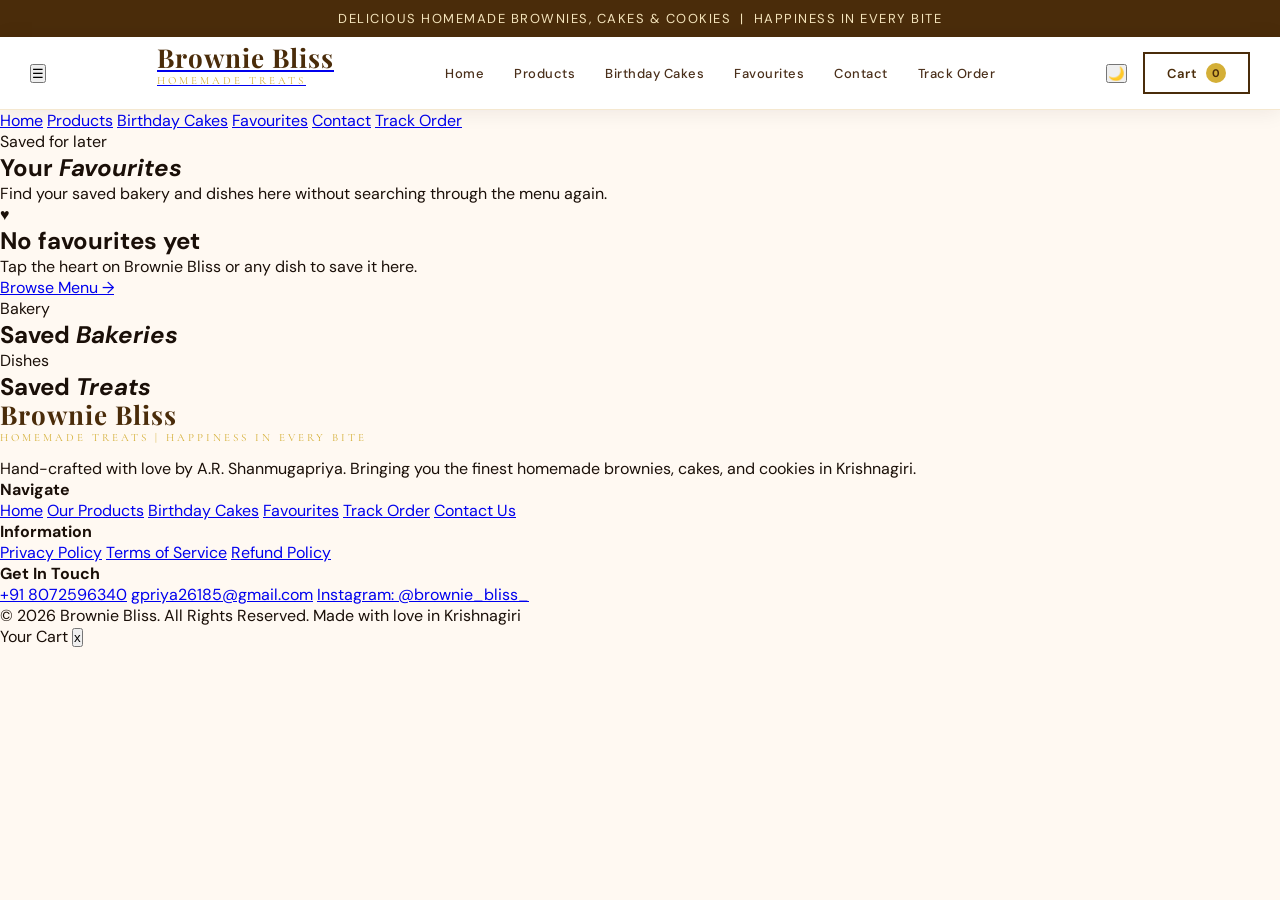
<file: public/favourites.html>
<!DOCTYPE html>
<html lang="en">

<head>
  <meta charset="UTF-8">
  <meta name="viewport" content="width=device-width, initial-scale=1.0">
  <title>Favourites - Brownie Bliss</title>
  <link rel="icon" type="image/png" href="assets/favicon.png">
  <link
    href="https://fonts.googleapis.com/css2?family=Playfair+Display:ital,wght@0,400;0,600;0,700;1,400&family=Cormorant+Garamond:wght@300;400;500&family=DM+Sans:wght@300;400;500&display=swap"
    rel="stylesheet">
  <link rel="stylesheet" href="style.css">
  <script>
    (function () {
      try {
        var t = localStorage.getItem('bb_theme') || 'light';
        if (t === 'dark') document.documentElement.classList.add('dark');
      } catch (_) {}
    })();
  </script>
</head>

<body>
  <div class="announcement">DELICIOUS HOMEMADE BROWNIES, CAKES & COOKIES &nbsp;|&nbsp; HAPPINESS IN EVERY BITE</div>

  <header>
    <div class="header-inner">
      <button class="menu-toggle" onclick="toggleMenu()">☰</button>

      <a href="index.html" class="logo">
        <span class="logo-name">Brownie Bliss</span>
        <span class="logo-sub">Homemade Treats</span>
      </a>
      <nav>
        <a href="index.html#home">Home</a>
        <a href="index.html#products">Products</a>
        <a href="index.html#birthday">Birthday Cakes</a>
        <a href="favourites.html">Favourites <span class="nav-count" data-favourites-count style="display:none">0</span></a>
        <a href="index.html#contact">Contact</a>
        <a href="track.html">Track Order</a>
      </nav>
      <div class="header-actions">
        <button id="themeToggleBtn" class="theme-toggle-btn" onclick="toggleTheme()"
          aria-label="Toggle dark mode" title="Toggle dark mode">
          <span id="themeIcon">🌙</span>
        </button>
        <button class="cart-btn" onclick="openCart()">
          Cart
          <span class="cart-count" id="cartBadge">0</span>
        </button>
      </div>
    </div>
  </header>
<div class="mobile-menu" id="mobileMenu">
  <a href="index.html#home">Home</a>
  <a href="index.html#products">Products</a>
  <a href="index.html#birthday">Birthday Cakes</a>
  <a href="favourites.html">Favourites</a>
  <a href="index.html#contact">Contact</a>
  <a href="track.html">Track Order</a>
</div>
  <main class="favourites-page">
    <section class="favourites-hero">
      <div class="products-inner">
        <span class="section-label">Saved for later</span>
        <h1 class="section-title">Your <em>Favourites</em></h1>
        <p class="favourites-intro">Find your saved bakery and dishes here without searching through the menu again.</p>
      </div>
    </section>

    <section class="favourites-section">
      <div class="products-inner">
        <div id="favouritesEmpty" class="favourites-empty">
          <span class="cart-empty-icon">&hearts;</span>
          <h2>No favourites yet</h2>
          <p>Tap the heart on Brownie Bliss or any dish to save it here.</p>
          <a href="index.html#products" class="hero-cta">Browse Menu &rarr;</a>
        </div>

        <div class="favourites-group" id="favouriteBakeriesGroup">
          <div class="section-header">
            <span class="section-label">Bakery</span>
            <h2 class="section-title">Saved <em>Bakeries</em></h2>
          </div>
          <div class="favourite-bakeries-grid" id="favouriteBakeriesGrid"></div>
        </div>

        <div class="favourites-group" id="favouriteDishesGroup">
          <div class="section-header">
            <span class="section-label">Dishes</span>
            <h2 class="section-title">Saved <em>Treats</em></h2>
          </div>
          <div class="products-grid" id="favouriteDishesGrid"></div>
        </div>
      </div>
    </section>
  </main>

  <footer id="contact">
    <div class="footer-inner">
      <div class="footer-top">
        <div class="footer-brand">
          <div class="logo">
            <span class="logo-name">Brownie Bliss</span>
            <span class="logo-sub">Homemade Treats | Happiness in every bite</span>
          </div>
          <p>Hand-crafted with love by A.R. Shanmugapriya. Bringing you the finest homemade brownies, cakes,
            and cookies in Krishnagiri.</p>
        </div>
        <div class="footer-col">
          <h4>Navigate</h4>
          <a href="index.html#home">Home</a>
          <a href="index.html#products">Our Products</a>
          <a href="index.html#birthday">Birthday Cakes</a>
          <a href="favourites.html">Favourites</a>
          <a href="track.html">Track Order</a>
          <a href="index.html#contact">Contact Us</a>
        </div>
        <div class="footer-col">
          <h4>Information</h4>
          <a href="privacy-policy.html">Privacy Policy</a>
          <a href="terms-of-service.html">Terms of Service</a>
          <a href="refund-policy.html">Refund Policy</a>
        </div>
        <div class="footer-col">
          <h4>Get In Touch</h4>
          <a href="tel:08072596340">+91 8072596340</a>
          <a href="mailto:gpriya26185@gmail.com">gpriya26185@gmail.com</a>
          <a href="https://instagram.com/brownie_bliss_" target="_blank">Instagram: @brownie_bliss_</a>
        </div>
      </div>
      <div class="footer-bottom">
        <span>&copy; 2026 Brownie Bliss. All Rights Reserved.</span>
        <span>Made with love in Krishnagiri</span>
      </div>
    </div>
  </footer>

  <div class="cart-overlay" id="cartOverlay" onclick="closeCart()"></div>
  <div class="cart-sidebar" id="cartSidebar">
    <div class="cart-header">
      <span class="cart-title">Your Cart</span>
      <button class="cart-close" onclick="closeCart()">x</button>
    </div>
    <div class="cart-items" id="cartItems"></div>
    <div class="cart-footer" id="cartFooter" style="display:none">
      <div class="cart-total">
        <span class="cart-total-label">Total Amount</span>
        <span class="cart-total-amt" id="cartTotal">Rs. 0</span>
      </div>
      <button class="whatsapp-btn" onclick="sendToWhatsApp()">Order via WhatsApp</button>
      <p class="whatsapp-note">You'll be redirected to WhatsApp to confirm your order</p>
    </div>
  </div>

  <div class="toast" id="toast"></div>

  <script src="script.js"></script>
  <div id="bb-cursor"></div>
  <script>
    /* =========================================
   BROWNIE BLISS ANIMATED CURSOR
========================================= */

const bbCursor = document.getElementById("bb-cursor");

let mouseX = 0;
let mouseY = 0;

let currentX = 0;
let currentY = 0;

/* Track Mouse */

document.addEventListener("mousemove", (e) => {
  mouseX = e.clientX;
  mouseY = e.clientY;
});

/* Smooth Cursor Animation */

function animateCursor() {
  currentX += (mouseX - currentX) * 0.15;
  currentY += (mouseY - currentY) * 0.15;

  bbCursor.style.left = currentX + "px";
  bbCursor.style.top = currentY + "px";

  requestAnimationFrame(animateCursor);
}

animateCursor();

/* Hover Effect */

document.querySelectorAll(
  "a, button, input, textarea, select, .hero-card, .review-card"
).forEach((el) => {

  el.addEventListener("mouseenter", () => {
    bbCursor.classList.add("hover");
  });

  el.addEventListener("mouseleave", () => {
    bbCursor.classList.remove("hover");
  });

});

/* Scroll Animation */

let scrollTimer;

window.addEventListener("scroll", () => {

  bbCursor.classList.add("scroll-glow");

  clearTimeout(scrollTimer);

  scrollTimer = setTimeout(() => {
    bbCursor.classList.remove("scroll-glow");
  }, 180);

});

/* Hide when mouse leaves window */

document.addEventListener("mouseleave", () => {
  bbCursor.style.opacity = "0";
});

document.addEventListener("mouseenter", () => {
  bbCursor.style.opacity = "1";
});
  </script>
</body>

</html>
</file>
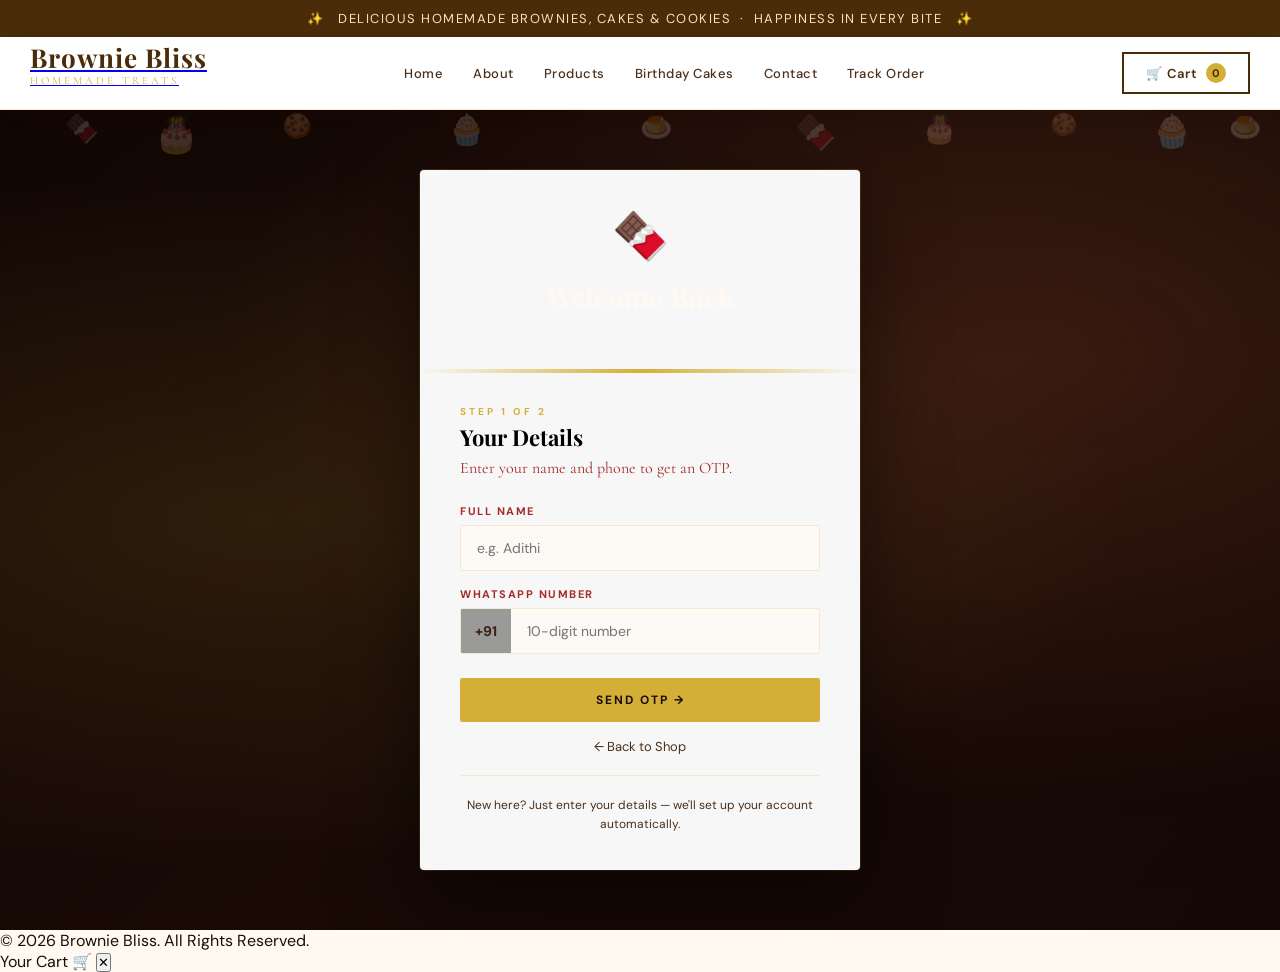
<file: public/login.html>
<!DOCTYPE html>
<html lang="en">

<head>
  <meta charset="UTF-8">
  <meta name="viewport" content="width=device-width, initial-scale=1.0">
  <title>Login — Brownie Bliss</title>
  <link href="https://fonts.googleapis.com/css2?family=Playfair+Display:ital,wght@0,400;0,600;0,700;1,400&family=Cormorant+Garamond:wght@300;400;500&family=DM+Sans:wght@300;400;500&display=swap" rel="stylesheet">
  <link rel="stylesheet" href="style.css">
  <link rel="stylesheet" href="login.css">
  <script>
    (function () {
      try {
        if (localStorage.getItem('bb_user')) window.location.replace('index.html');
      } catch (_) {}
    })();
  </script>
  <script>
  (function () {
    try {
      var t = localStorage.getItem('bb_theme') || 'light';
      if (t === 'dark') document.documentElement.classList.add('dark');
    } catch (_) {}
  })();
</script>
</head>

<body>

  <div class="announcement">✨ &nbsp; DELICIOUS HOMEMADE BROWNIES, CAKES & COOKIES &nbsp;·&nbsp; HAPPINESS IN EVERY BITE &nbsp; ✨</div>

  <header>
    <div class="header-inner">
      <a href="index.html" class="logo">
        <span class="logo-name">Brownie Bliss</span>
        <span class="logo-sub">Homemade Treats</span>
      </a>
      <nav>
        <a href="index.html#home">Home</a>
        <a href="about.html">About</a>
        <a href="index.html#products">Products</a>
        <a href="index.html#birthday">Birthday Cakes</a>
        <a href="contact.html">Contact</a>
        <a href="track.html">Track Order</a>
      </nav>
      <div class="header-actions">
        <button class="cart-btn" onclick="openCart()">
          🛒 Cart <span class="cart-count" id="cartBadge">0</span>
        </button>
      </div>
    </div>
  </header>

  <!-- PAGE BG -->
  <div class="login-page">

    <!-- Background image layer -->
    <div class="login-bg"></div>
    <div class="login-bg-overlay"></div>

    <!-- Floating emoji decorations -->
    <div class="floats">
      <span class="fi fi-1">🍫</span>
      <span class="fi fi-2">🎂</span>
      <span class="fi fi-3">🍪</span>
      <span class="fi fi-4">🧁</span>
      <span class="fi fi-5">🍮</span>
      <span class="fi fi-6">🍫</span>
      <span class="fi fi-7">🎂</span>
      <span class="fi fi-8">🍪</span>
      <span class="fi fi-9">🧁</span>
      <span class="fi fi-10">🍮</span>
    </div>

    <!-- LOGIN CARD -->
    <div class="login-center">
      <div class="login-card">

        <div class="card-head">
          <div class="card-icon">🍫</div>
          <h2>Welcome Back</h2>
          <p>Login to track orders &amp; checkout faster</p>
        </div>

        <div class="card-body">

          <div class="err-box" id="errorMsg"></div>

          <!-- STEP 1 -->
          <div class="step" id="step1">
            <span class="slabel">Step 1 of 2</span>
            <h3>Your Details</h3>
            <p class="ssub">Enter your name and phone to get an OTP.</p>

            <div class="field">
              <label>Full Name</label>
              <input type="text" id="loginName" placeholder="e.g. Adithi">
            </div>

            <div class="field">
              <label>WhatsApp Number</label>
              <div class="phone-wrap">
                <span class="pcode">+91</span>
                <input type="tel" id="loginPhone" placeholder="10-digit number" maxlength="10">
              </div>
            </div>

            <button class="gbtn" id="sendOtpBtn" onclick="loginSendOTP()">Send OTP &rarr;</button>
            <a href="index.html" class="back-link">&larr; Back to Shop</a>
          </div>

          <!-- STEP 2 -->
          <div class="step hidden" id="step2">
            <span class="slabel">Step 2 of 2</span>
            <h3>Verify OTP</h3>
            <p class="ssub">6-digit code sent to <strong id="otpPhone"></strong></p>

            <div class="otp-wrap">
              <input type="text" class="ob" maxlength="1" oninput="on(this,0)">
              <input type="text" class="ob" maxlength="1" oninput="on(this,1)">
              <input type="text" class="ob" maxlength="1" oninput="on(this,2)">
              <input type="text" class="ob" maxlength="1" oninput="on(this,3)">
              <input type="text" class="ob" maxlength="1" oninput="on(this,4)">
              <input type="text" class="ob" maxlength="1" oninput="on(this,5)">
            </div>

            <button class="gbtn" id="verifyBtn" onclick="loginVerify()">Verify &amp; Login &rarr;</button>
            <button class="tlink" onclick="goBack()">Change phone number</button>
          </div>

          <!-- STEP 3 -->
          <div class="step hidden" id="step3">
            <div class="sview">
              <span>🎉</span>
              <h3>You're logged in!</h3>
              <p>Welcome, <strong id="sname"></strong>! Redirecting...</p>
              <button class="gbtn" onclick="window.location.href='index.html'">Go to Shop &rarr;</button>
            </div>
          </div>

          <p class="card-note" id="cnote">New here? Just enter your details — we'll set up your account automatically.</p>

        </div>
      </div>
    </div>
  </div>

  <footer>
    <div class="footer-inner">
      <div class="footer-bottom">
        <span>© 2026 Brownie Bliss. All Rights Reserved.</span>
      </div>
    </div>
  </footer>

  <div class="cart-overlay" id="cartOverlay" onclick="closeCart()"></div>
  <div class="cart-sidebar" id="cartSidebar">
    <div class="cart-header">
      <span class="cart-title">Your Cart 🛒</span>
      <button class="cart-close" onclick="closeCart()">✕</button>
    </div>
    <div class="cart-items" id="cartItems"></div>
    <div class="cart-footer" id="cartFooter" style="display:none">
      <div class="cart-total">
        <span class="cart-total-label">Total Amount</span>
        <span class="cart-total-amt" id="cartTotal">₹0</span>
      </div>
      <button class="whatsapp-btn" onclick="sendToWhatsApp()">Order via WhatsApp</button>
    </div>
  </div>

  <div class="toast" id="toast"></div>
  <script src="script.js"></script>
  <script>
    const API_BASE = '/api';
    let _p = '', _n = '';

    function showErr(m) { const e = document.getElementById('errorMsg'); e.textContent = m; e.style.display = 'block'; }
    function hideErr() { document.getElementById('errorMsg').style.display = 'none'; }
    function goBack() {
      document.getElementById('step2').classList.add('hidden');
      document.getElementById('step1').classList.remove('hidden');
      document.getElementById('cnote').style.display = 'block';
      hideErr();
    }

    async function loginSendOTP() {
      hideErr();
      const name = document.getElementById('loginName').value.trim();
      const phone = document.getElementById('loginPhone').value.trim();
      if (!name) { showErr('Please enter your name.'); return; }
      if (!phone || phone.length !== 10 || !/^\d+$/.test(phone)) { showErr('Enter a valid 10-digit number.'); return; }
      _n = name; _p = phone;
      const btn = document.getElementById('sendOtpBtn');
      btn.disabled = true; btn.textContent = 'Sending...';
      try {
        const res = await fetch(`${API_BASE}/send-otp`, { method: 'POST', headers: { 'Content-Type': 'application/json' }, body: JSON.stringify({ phone }) });
        const data = await res.json();
        if (data.success) {
          document.getElementById('otpPhone').textContent = '+91 ' + phone;
          document.getElementById('step1').classList.add('hidden');
          document.getElementById('step2').classList.remove('hidden');
          document.getElementById('cnote').style.display = 'none';
          document.querySelectorAll('.ob')[0]?.focus();
        } else { showErr(data.message || 'Failed to send OTP.'); }
      } catch (e) { showErr('Server error. Try again.'); }
      finally { btn.disabled = false; btn.textContent = 'Send OTP →'; }
    }

    function on(input, idx) {
      input.value = input.value.replace(/\D/, '');
      if (input.value && idx < 5) document.querySelectorAll('.ob')[idx + 1]?.focus();
      if ([...document.querySelectorAll('.ob')].every(b => b.value.length === 1)) setTimeout(loginVerify, 200);
    }

    async function loginVerify() {
      hideErr();
      const otp = [...document.querySelectorAll('.ob')].map(b => b.value).join('');
      if (otp.length !== 6) { showErr('Enter all 6 digits.'); return; }
      const btn = document.getElementById('verifyBtn');
      btn.disabled = true; btn.textContent = 'Verifying...';
      try {
        const res = await fetch(`${API_BASE}/verify-otp`, { method: 'POST', headers: { 'Content-Type': 'application/json' }, body: JSON.stringify({ phone: _p, otp }) });
        const data = await res.json();
        if (data.success) {
          localStorage.setItem('bb_user', JSON.stringify({ name: _n, phone: _p }));
          document.getElementById('step2').classList.add('hidden');
          document.getElementById('step3').classList.remove('hidden');
          document.getElementById('sname').textContent = _n;
          setTimeout(() => { const r = new URLSearchParams(window.location.search).get('redirect'); window.location.href = r || 'index.html'; }, 2000);
        } else {
          showErr(data.message || 'Invalid OTP.');
          document.querySelectorAll('.ob').forEach(b => { b.value = ''; b.classList.add('shake'); });
          setTimeout(() => document.querySelectorAll('.ob').forEach(b => b.classList.remove('shake')), 500);
          document.querySelectorAll('.ob')[0]?.focus();
        }
      } catch (e) { showErr('Server error. Try again.'); }
      finally { btn.disabled = false; btn.textContent = 'Verify & Login →'; }
    }
  </script>
  <script>
    /* =========================================
   BROWNIE BLISS ANIMATED CURSOR
========================================= */

const bbCursor = document.getElementById("bb-cursor");

let mouseX = 0;
let mouseY = 0;

let currentX = 0;
let currentY = 0;

/* Track Mouse */

document.addEventListener("mousemove", (e) => {
  mouseX = e.clientX;
  mouseY = e.clientY;
});

/* Smooth Cursor Animation */

function animateCursor() {
  currentX += (mouseX - currentX) * 0.15;
  currentY += (mouseY - currentY) * 0.15;

  bbCursor.style.left = currentX + "px";
  bbCursor.style.top = currentY + "px";

  requestAnimationFrame(animateCursor);
}

animateCursor();

/* Hover Effect */

document.querySelectorAll(
  "a, button, input, textarea, select, .hero-card, .review-card"
).forEach((el) => {

  el.addEventListener("mouseenter", () => {
    bbCursor.classList.add("hover");
  });

  el.addEventListener("mouseleave", () => {
    bbCursor.classList.remove("hover");
  });

});

/* Scroll Animation */

let scrollTimer;

window.addEventListener("scroll", () => {

  bbCursor.classList.add("scroll-glow");

  clearTimeout(scrollTimer);

  scrollTimer = setTimeout(() => {
    bbCursor.classList.remove("scroll-glow");
  }, 180);

});

/* Hide when mouse leaves window */

document.addEventListener("mouseleave", () => {
  bbCursor.style.opacity = "0";
});

document.addEventListener("mouseenter", () => {
  bbCursor.style.opacity = "1";
});
  </script>
  <div id="bb-cursor"></div>
</body>
</html>
</file>
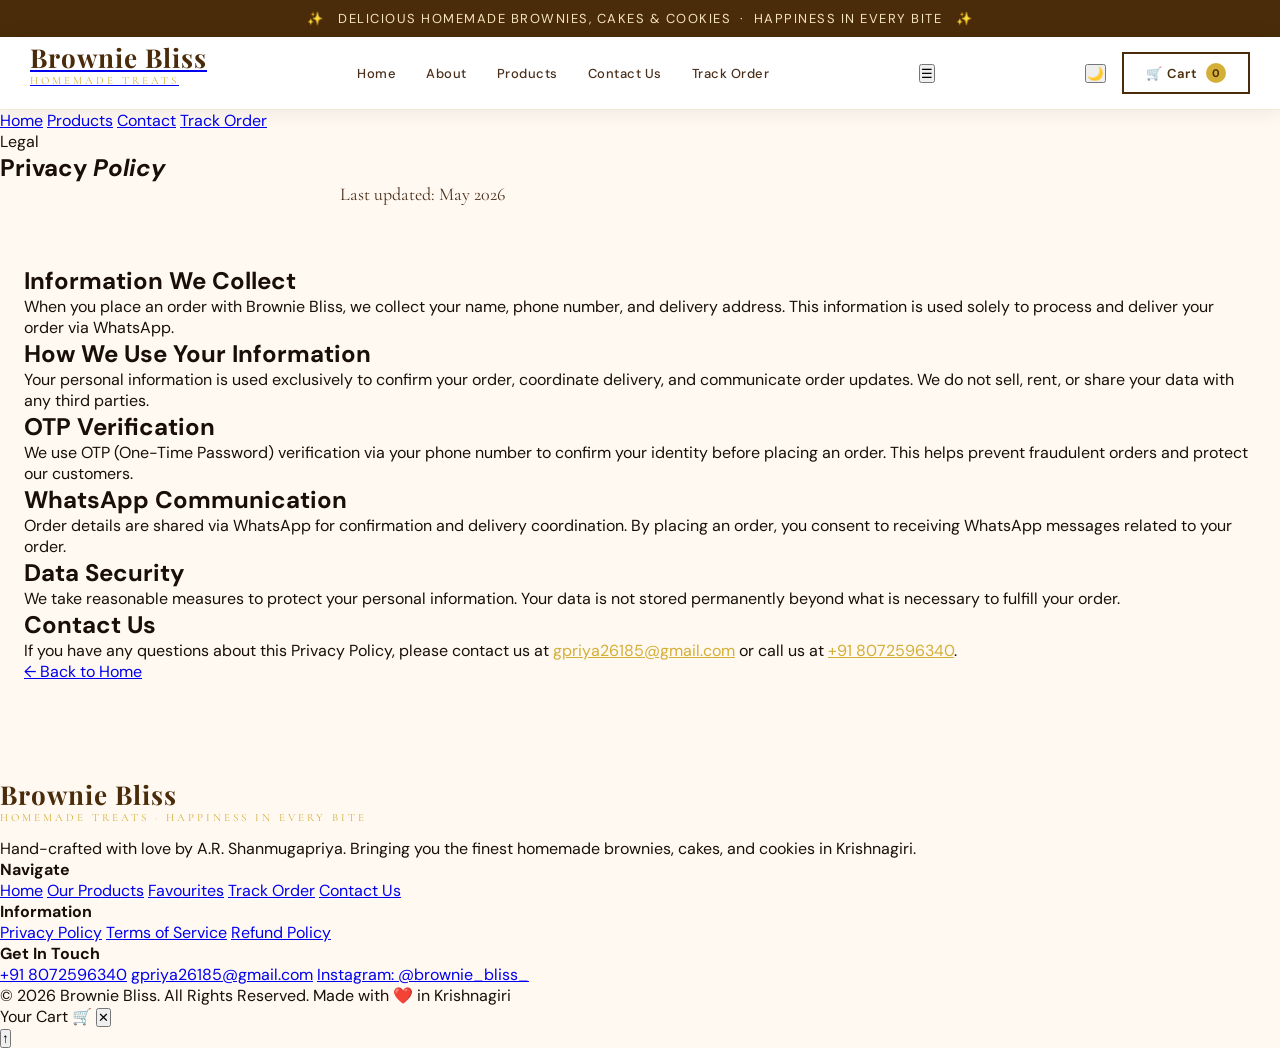
<file: public/privacy-policy.html>
<!DOCTYPE html>
<html lang="en">

<head>
    <meta charset="UTF-8">
    <meta name="viewport" content="width=device-width, initial-scale=1.0">
    <link rel="icon" type="image/png" href="assets/favicon.png">
    <title>Privacy Policy — Brownie Bliss</title>
    <link
        href="https://fonts.googleapis.com/css2?family=Playfair+Display:ital,wght@0,400;0,600;0,700;1,400&family=Cormorant+Garamond:wght@300;400;500&family=DM+Sans:wght@300;400;500&display=swap"
        rel="stylesheet">
    <link rel="stylesheet" href="style.css">
    <script>
        (function () {
            try {
                var t = localStorage.getItem('bb_theme') || 'light';
                if (t === 'dark') document.documentElement.classList.add('dark');
            } catch (_) { }
        })();
    </script>
</head>

<body>

    <div class="announcement">✨ &nbsp; DELICIOUS HOMEMADE BROWNIES, CAKES & COOKIES &nbsp;·&nbsp; HAPPINESS IN EVERY
        BITE &nbsp; ✨</div>

    <header>
        <div class="header-inner">
            <a href="index.html" class="logo">
                <span class="logo-name">Brownie Bliss</span>
                <span class="logo-sub">Homemade Treats</span>
            </a>
            <nav>
                <a href="index.html">Home</a>
                <a href="about.html">About</a>
                <a href="products.html">Products</a>
                <a href="contact.html">Contact Us</a>
                <a href="track.html">Track Order</a>
            </nav>
            <button class="menu-toggle" onclick="toggleMenu()">☰</button>
            <div class="header-actions">
                <button id="themeToggleBtn" class="theme-toggle-btn" onclick="toggleTheme()"
                    aria-label="Toggle dark mode">
                    <span id="themeIcon">🌙</span>
                </button>
                <button class="cart-btn" onclick="openCart()">
                    🛒 Cart <span class="cart-count" id="cartBadge">0</span>
                </button>
            </div>
        </div>
    </header>

    <div class="mobile-menu" id="mobileMenu">
        <a href="index.html">Home</a>
        <a href="products.html">Products</a>
        <a href="contact.html">Contact</a>
        <a href="track.html">Track Order</a>
    </div>

    <!-- PAGE HERO -->
    <section class="legal-hero">
        <span class="section-label">Legal</span>
        <h1 class="section-title">Privacy <em>Policy</em></h1>
        <p
            style="color: var(--text-mid); font-family: 'Cormorant Garamond', serif; font-size: 18px; max-width: 600px; margin: 0 auto;">
            Last updated: May 2026</p>
    </section>

    <!-- CONTENT -->
    <section style="padding: 60px 24px 100px; background: var(--cream);">
        <div class="legal-container">
            <div class="legal-grid">
                <div class="legal-card">
                    <h2>Information We Collect</h2>
                    <p>
                        When you place an order with Brownie Bliss, we collect your name,
                        phone number, and delivery address. This information is used solely to process and deliver your
                        order via WhatsApp.
                    </p>
                </div>
                <div class="legal-card">
                    <h2>How We Use Your Information</h2>
                    <p>
                        Your personal information is used exclusively to confirm your order,
                        coordinate delivery, and communicate order updates. We do not sell, rent, or share your data
                        with
                        any third parties.
                    </p>
                </div>

                <div class="legal-card">
                    <h2>OTP Verification</h2>
                    <p>
                        We use OTP (One-Time Password) verification via your phone number to
                        confirm your identity before placing an order. This helps prevent fraudulent orders and protect
                        our
                        customers.
                    </p>
                </div>

                <div class="legal-card">
                    <h2>WhatsApp Communication</h2>
                    <p>
                        Order details are shared via WhatsApp for confirmation and delivery
                        coordination. By placing an order, you consent to receiving WhatsApp messages related to your
                        order.
                    </p>
                </div>

                <div class="legal-card">
                    <h2>
                        Data Security</h2>
                    <p>
                        We take reasonable measures to protect your personal information.
                        Your data is not stored permanently beyond what is necessary to fulfill your order.
                    </p>
                </div>

                <div class="legal-card">
                    <h2>
                        Contact Us</h2>
                    <p>
                        If you have any questions about this Privacy Policy, please contact
                        us at <a href="mailto:gpriya26185@gmail.com"
                            style="color: var(--gold);">gpriya26185@gmail.com</a>
                        or call us at <a href="tel:08072596340" style="color: var(--gold);">+91 8072596340</a>.
                    </p>
                </div>
            </div>
            <div class="legal-back">
                <a href="index.html" class="legal-back-btn">
                    ← Back to Home
                </a>
            </div>
        </div>
    </section>

    <footer id="contact">
        <div class="footer-inner">
            <div class="footer-top">
                <div class="footer-brand">
                    <div class="logo">
                        <span class="logo-name">Brownie Bliss</span>
                        <span class="logo-sub">Homemade Treats · Happiness in every bite</span>
                    </div>
                    <p>Hand-crafted with love by A.R. Shanmugapriya. Bringing you the finest homemade brownies, cakes,
                        and cookies in Krishnagiri.</p>
                </div>
                <div class="footer-col">
                    <h4>Navigate</h4>
                    <a href="index.html">Home</a>
                    <a href="products.html">Our Products</a>
                    <a href="favourites.html">Favourites</a>
                    <a href="track.html">Track Order</a>
                    <a href="contact.html">Contact Us</a>
                </div>
                <div class="footer-col">
                    <h4>Information</h4>
                    <a href="privacy-policy.html">Privacy Policy</a>
                    <a href="terms-of-service.html">Terms of Service</a>
                    <a href="refund-policy.html">Refund Policy</a>
                </div>
                <div class="footer-col">
                    <h4>Get In Touch</h4>
                    <a href="tel:08072596340">+91 8072596340</a>
                    <a href="mailto:gpriya26185@gmail.com">gpriya26185@gmail.com</a>
                    <a href="https://instagram.com/brownie_bliss_" target="_blank" rel="noopener noreferrer">Instagram:
                        @brownie_bliss_</a>
                </div>
            </div>
            <div class="footer-bottom">
                <span>© 2026 Brownie Bliss. All Rights Reserved.</span>
                <span>Made with ❤️ in Krishnagiri</span>
            </div>
        </div>
    </footer>

    <div class="cart-overlay" id="cartOverlay" onclick="closeCart()"></div>
    <div class="cart-sidebar" id="cartSidebar">
        <div class="cart-header">
            <span class="cart-title">Your Cart 🛒</span>
            <button class="cart-close" onclick="closeCart()">✕</button>
        </div>
        <div class="cart-items" id="cartItems"></div>
    </div>

    <div class="toast" id="toast"></div>
    <button id="scrollTopBtn" onclick="scrollToTop()">↑</button>
    <script src="script.js"></script>
</body>

</html>
</file>
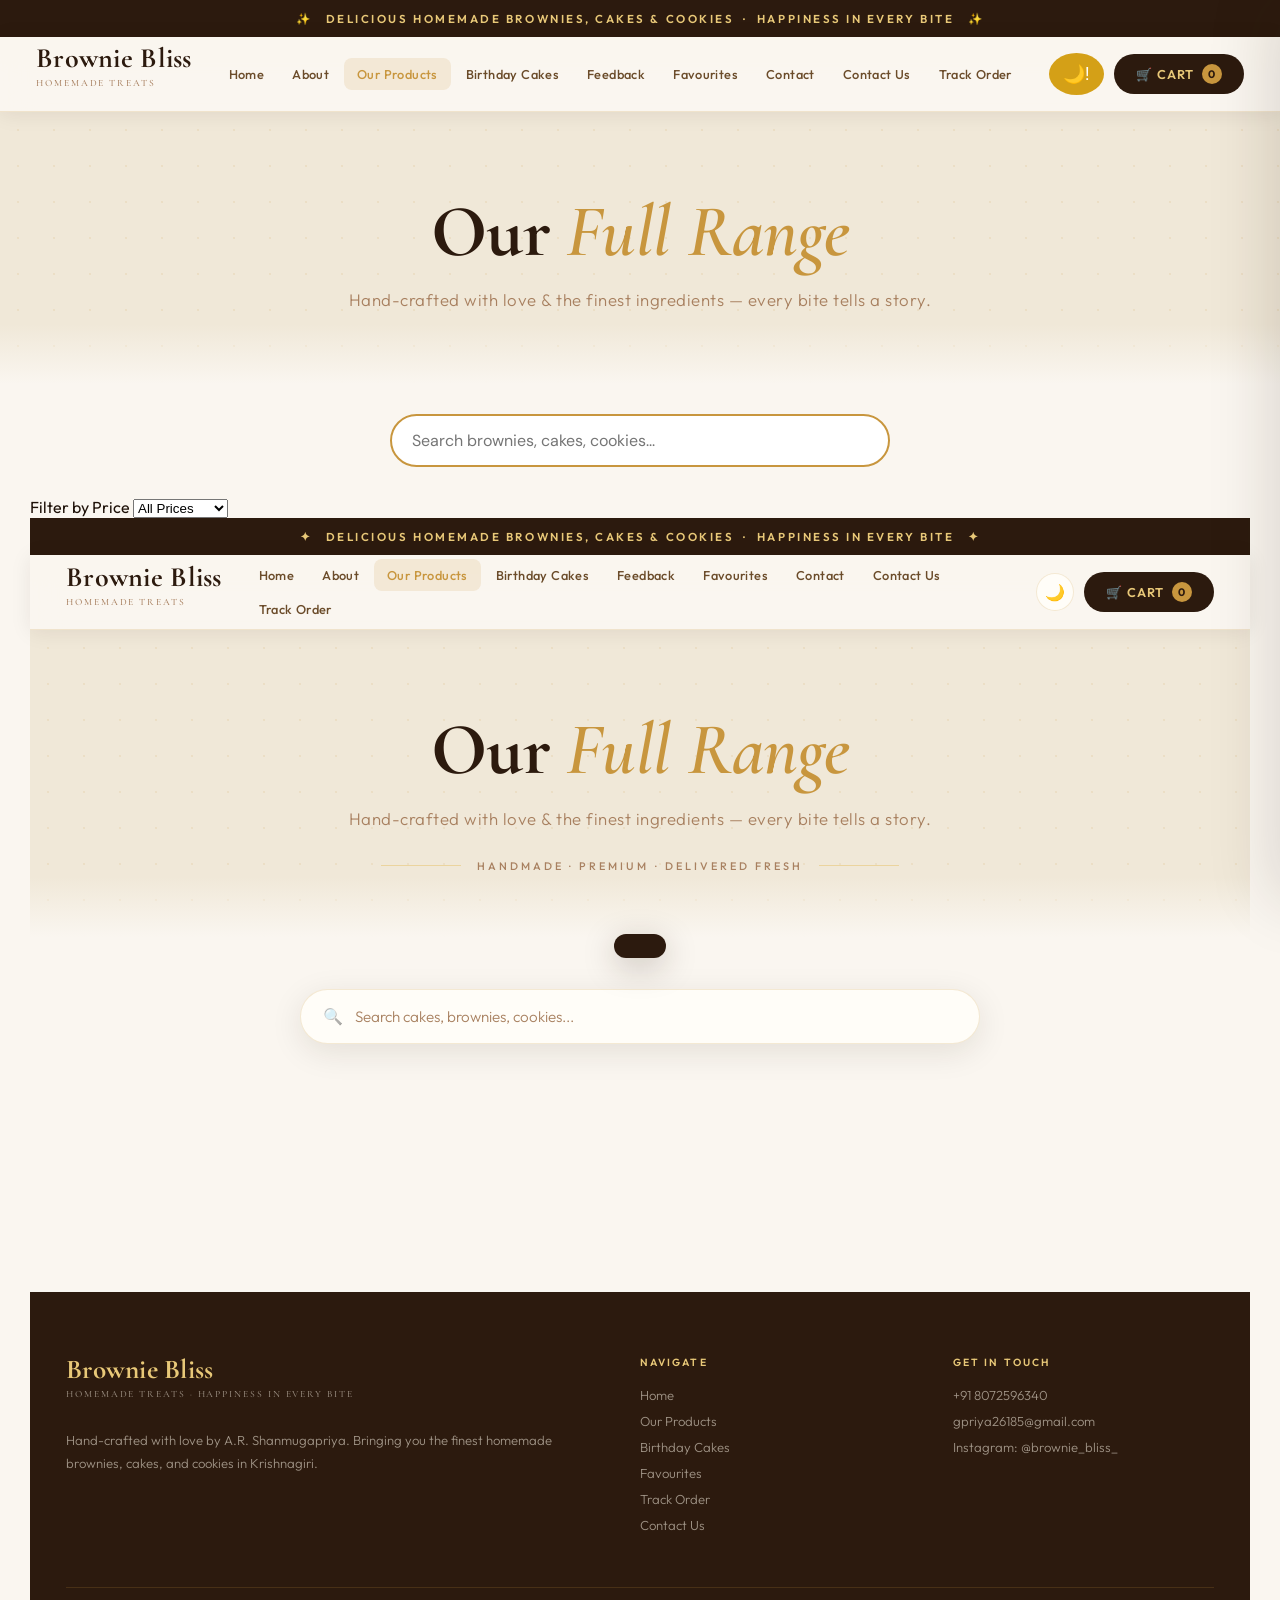
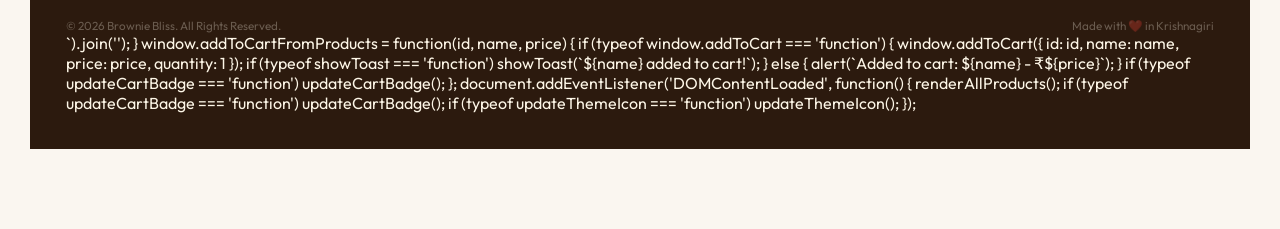
<file: public/products.html>
<!doctype html>
<html lang="en">
<head>
  <meta charset="UTF-8">
  <meta name="viewport" content="width=device-width, initial-scale=1.0">
  <title>Brownie Bliss — Our Full Range</title>
  <link rel="icon" type="image/png" href="assets/favicon.png">
  <link href="https://fonts.googleapis.com/css2?family=Playfair+Display:ital,wght@0,400;0,600;0,700;1,400&family=Cormorant+Garamond:wght@300;400;500&family=DM+Sans:wght@300;400;500&display=swap" rel="stylesheet">
  <link rel="stylesheet" href="style.css">
  <script>
    (function() {
      try {
        var t = localStorage.getItem('bb_theme') || 'light';
        if (t === 'dark') document.documentElement.classList.add('dark');
      } catch(_) {}
    })();
  </script>
  <style>
    .all-products-grid {
      display: grid;
      grid-template-columns: repeat(auto-fill, minmax(280px, 1fr));
      gap: 40px;
      margin: 60px 0 80px;
    }
    .product-card {
      background: var(--white);
      border-radius: 4px;
      overflow: hidden;
      box-shadow: var(--shadow);
      transition: transform 0.3s ease, box-shadow 0.3s ease;
      display: flex;
      flex-direction: column;
      height: 100%;
    }
    .product-card:hover {
      transform: translateY(-5px);
      box-shadow: 0 20px 30px rgba(0,0,0,0.1);
    }
    .product-img {
      width: 100%;
      height: 260px;
      object-fit: cover;
      display: block;
    }
    .product-info {
      padding: 20px;
      flex: 1;
      display: flex;
      flex-direction: column;
    }
    .product-title {
      font-family: 'Playfair Display', serif;
      font-size: 1.3rem;
      font-weight: 700;
      margin-bottom: 8px;
      color: var(--brown-dark);
    }
    .product-category {
      font-size: 0.75rem;
      text-transform: uppercase;
      letter-spacing: 1px;
      color: var(--gold);
      margin-bottom: 12px;
    }
    .product-desc {
      font-family: 'DM Sans', sans-serif;
      font-size: 0.9rem;
      color: var(--text-mid);
      margin-bottom: 16px;
      line-height: 1.4;
      flex-grow: 1;
    }
    .product-price {
      font-size: 1.3rem;
      font-weight: 700;
      color: var(--brown-dark);
      margin-bottom: 16px;
    }
    .add-to-cart-btn {
      background: var(--gold);
      border: none;
      padding: 10px 16px;
      font-family: 'DM Sans', sans-serif;
      font-weight: 600;
      font-size: 0.8rem;
      cursor: pointer;
      border-radius: 2px;
      transition: background 0.2s;
      width: 100%;
      margin-top: auto;
    }
    .add-to-cart-btn:hover {
      background: #c9a03d;
    }
    .page-header {
      text-align: center;
      padding: 60px 20px 20px;
      background: var(--cream);
    }
    .page-header h1 {
      font-family: 'Playfair Display', serif;
      font-size: 2.8rem;
      color: var(--brown-dark);
    }
    .page-header p {
      color: var(--text-mid);
      max-width: 600px;
      margin: 10px auto;
    }
    .dark .product-card {
      background: var(--brown-dark);
    }
    .dark .product-title,
    .dark .product-price {
      color: var(--white);
    }
    .dark .product-desc {
      color: rgba(255,255,255,0.8);
    }
    /* Search Bar */
.search-wrapper {
  width: 100%;
  display: flex;
  justify-content: center;
  margin: 30px 0;
}

.search-wrapper input {
  width: 100%;
  max-width: 500px;
  padding: 14px 20px;
  border: 2px solid var(--gold);
  border-radius: 40px;
  outline: none;
  font-size: 1rem;
  font-family: 'DM Sans', sans-serif;
  background: var(--white);
  color: var(--brown-dark);
  transition: 0.3s ease;
}

.search-wrapper input:focus {
  box-shadow: 0 0 10px rgba(201, 160, 61, 0.3);
}

.dark .search-wrapper input {
  background: var(--brown-dark);
  color: var(--white);
  border: 2px solid var(--gold);
}
/* Theme Toggle Button */

#themeToggle {
  background: #d4a017;
  color: white;
  border: none;
  padding: 10px 14px;
  border-radius: 50%;
  cursor: pointer;
  font-size: 18px;
  transition: 0.3s ease;
}

#themeToggle:hover {
  transform: scale(1.1);
}

/* DARK MODE */

.dark-mode {
  background-color: #1a1a1a;
  color: white;
}

.dark-mode header,
.dark-mode footer,
.dark-mode .product-card {
  background-color: #2b2b2b;
  color: white;
}

.dark-mode input,
.dark-mode select {
  background-color: #333;
  color: white;
  border: 1px solid #555;
}

.dark-mode .product-title,
.dark-mode .product-price {
  color: white;
}
/* Fix brown text in dark mode */

.dark-mode h1,
.dark-mode h2,
.dark-mode h3,
.dark-mode h4,
.dark-mode h5,
.dark-mode h6,
.dark-mode p,
.dark-mode span,
.dark-mode a,
.dark-mode label,
.dark-mode li,
.dark-mode .product-title,
.dark-mode .product-price,
.dark-mode .product-category,
.dark-mode .logo-name,
.dark-mode .logo-sub,
.dark-mode .footer-col h4,
.dark-mode .footer-col a,
.dark-mode .page-header h1,
/* .dark-mode .page-header p {
  color: white !important;
} */

/* Optional: softer white for descriptions */

.dark-mode .product-desc,
.dark-mode .footer-brand p,
.dark-mode .footer-bottom span {
  color: rgba(255,255,255,0.8) !important;
}
  </style>
</head>
<body>

  <div class="announcement">✨ &nbsp; DELICIOUS HOMEMADE BROWNIES, CAKES & COOKIES &nbsp;·&nbsp; HAPPINESS IN EVERY BITE &nbsp; ✨</div>

  <header>
    <div class="header-inner">
      <a href="index.html" class="logo">
        <span class="logo-name">Brownie Bliss</span>
        <span class="logo-sub">Homemade Treats</span>
      </a>
      <nav>
        <a href="index.html">Home</a>
        <a href="about.html">About</a>
        <a href="products.html" class="active">Our Products</a>
        <a href="index.html#birthday">Birthday Cakes</a>
        <a href="index.html#feedback">Feedback</a>
        <a href="favourites.html">Favourites <span class="nav-count" data-favourites-count style="display:none">0</span></a>
        <a href="index.html#contact">Contact</a>
        <a href="contact.html">Contact Us</a>
        <a href="track.html">Track Order</a>
      </nav>
      <button class="menu-toggle" onclick="toggleMenu()">☰</button>
      <div class="header-actions">
        <button id="themeToggle">
  🌙!
</button>
        <button class="cart-btn" onclick="openCart()">
          🛒 Cart
          <span class="cart-count" id="cartBadge">0</span>
        </button>
      </div>
    </div>
  </header>
  <div class="mobile-menu" id="mobileMenu">
    <a href="index.html">Home</a>
    <a href="products.html">Our Products</a>
    <a href="index.html#birthday">Birthday Cakes</a>
    <a href="index.html#contact">Contact</a>
    <a href="track.html">Track Order</a>
  </div>

  <div class="page-header">
    <h1>Our <em>Full Range</em></h1>
    <p>Hand-crafted with love & the finest ingredients — every bite tells a story.</p>
  </div>

  <div class="products-inner" style="padding: 0 30px 80px;">
    <!-- Search Bar -->
<div class="search-wrapper">
  <input
    type="text"
    id="searchInput"
    placeholder="Search brownies, cakes, cookies..."
    onkeyup="searchProducts()"
  />
</div>
    <!-- Price Filter from main branch -->
    <div class="price-filter-wrapper">
      <div class="price-filter">
        <label for="priceFilter">Filter by Price</label>
        <select id="priceFilter" class="custom-price-filter" onchange="updatePriceFilter()">
          <option value="all">All Prices</option>
          <option value="under200">Under ₹200</option>
          <option value="200to500">₹200 - ₹500</option>
          <option value="above500">Above ₹500</option>
        </select>
      </div>
  <head>
    <meta charset="UTF-8" />
    <meta name="viewport" content="width=device-width, initial-scale=1.0" />
    <title>Brownie Bliss — Our Full Range</title>
    <link rel="icon" type="image/png" href="assets/favicon.png" />
    <link
      href="https://fonts.googleapis.com/css2?family=Cormorant+Garamond:ital,wght@0,300;0,500;0,700;1,400;1,600&family=Outfit:wght@300;400;500;600&display=swap"
      rel="stylesheet"
    />
    <link rel="stylesheet" href="style.css" />
    <script>
      (function () {
        try {
          var t = localStorage.getItem('bb_theme') || 'light';
          if (t === 'dark') document.documentElement.classList.add('dark');
        } catch (_) {}
      })();
    </script>

    <style>
      /* ─── DESIGN TOKENS ─────────────────────────────────────────────── */
      :root {
        --gold: #c8963e;
        --gold-light: #e8c878;
        --gold-pale: #fdf6e7;
        --gold-glow: rgba(200, 150, 62, 0.15);
        --brown: #2c1a0e;
        --brown-mid: #5c3d1e;
        --brown-light: #a07040;
        --cream: #faf6f0;
        --cream-dark: #f0e8d8;
        --cream-mid: #f5ede0;
        --text: #1e1108;
        --text-mid: #6b4c2a;
        --text-light: #a88060;
        --card-bg: #fffdf8;
        --border: rgba(200, 150, 62, 0.2);
        --border-soft: rgba(200, 150, 62, 0.1);
        --shadow-card: 0 8px 32px rgba(44, 26, 14, 0.1);
        --shadow-hover: 0 24px 56px rgba(44, 26, 14, 0.18);
        --radius: 18px;
        --radius-sm: 10px;
        --radius-pill: 999px;
      }

      .dark {
        --cream: #141008;
        --cream-dark: #1e160a;
        --cream-mid: #1a1208;
        --card-bg: #1c1409;
        --text: #f5ede0;
        --text-mid: #c8a878;
        --text-light: #8a6840;
        --border: rgba(200, 150, 62, 0.18);
        --border-soft: rgba(200, 150, 62, 0.08);
        --shadow-card: 0 8px 32px rgba(0, 0, 0, 0.4);
        --shadow-hover: 0 24px 56px rgba(0, 0, 0, 0.5);
      }

      /* ─── BASE RESET ────────────────────────────────────────────────── */
      *,
      *::before,
      *::after {
        box-sizing: border-box;
        margin: 0;
        padding: 0;
      }

      html {
        scroll-behavior: smooth;
      }

      body {
        font-family: 'Outfit', sans-serif;
        background: var(--cream);
        color: var(--text);
        min-height: 100vh;
        transition: background 0.3s, color 0.3s;
      }

      /* ─── ANNOUNCEMENT BAR ──────────────────────────────────────────── */
      .announcement {
        background: var(--brown);
        color: var(--gold-light);
        text-align: center;
        padding: 11px 20px;
        font-size: 0.72rem;
        letter-spacing: 0.22em;
        font-weight: 600;
        text-transform: uppercase;
        font-family: 'Outfit', sans-serif;
      }

      /* ─── HEADER / NAV ──────────────────────────────────────────────── */
      header {
        position: sticky;
        top: 0;
        z-index: 100;
        background: rgba(250, 246, 240, 0.94);
        backdrop-filter: blur(18px);
        -webkit-backdrop-filter: blur(18px);
        border-bottom: 1px solid var(--border);
        transition: background 0.3s;
      }

      .dark header {
        background: rgba(20, 16, 8, 0.94);
      }

      .header-inner {
        max-width: 1320px;
        margin: 0 auto;
        padding: 0 36px;
        height: 74px;
        display: flex;
        align-items: center;
        gap: 24px;
      }

      /* Logo */
      a.logo,
      .logo {
        display: flex;
        flex-direction: column;
        line-height: 1;
        text-decoration: none;
        flex-shrink: 0;
      }

      .logo-name {
        font-family: 'Cormorant Garamond', serif;
        font-size: 1.75rem;
        font-weight: 700;
        color: var(--brown);
        letter-spacing: 0.01em;
        transition: color 0.2s;
      }

      .dark .logo-name {
        color: var(--gold-light);
      }

      .logo-sub {
        font-size: 0.6rem;
        letter-spacing: 0.2em;
        text-transform: uppercase;
        color: var(--text-light);
        margin-top: 3px;
        font-weight: 500;
      }

      /* Nav links */
      header nav {
        display: flex;
        align-items: center;
        gap: 2px;
        flex: 1;
        flex-wrap: wrap;
      }

      header nav a {
        padding: 8px 13px;
        font-size: 0.8rem;
        color: var(--text-mid);
        font-weight: 500;
        letter-spacing: 0.03em;
        text-decoration: none;
        border-radius: 8px;
        transition: all 0.2s;
        white-space: nowrap;
        position: relative;
      }

      header nav a:hover {
        color: var(--gold);
        background: var(--gold-glow);
      }

      header nav a.active {
        color: var(--gold);
        background: var(--gold-glow);
      }

      .nav-count {
        background: var(--gold);
        color: var(--brown);
        font-size: 0.62rem;
        font-weight: 700;
        padding: 1px 6px;
        border-radius: var(--radius-pill);
        margin-left: 4px;
        vertical-align: middle;
      }

      /* Header actions */
      .header-actions {
        display: flex;
        align-items: center;
        gap: 10px;
        flex-shrink: 0;
      }

      .theme-toggle-btn {
        width: 38px;
        height: 38px;
        border-radius: 50%;
        border: 1px solid var(--border);
        background: var(--card-bg);
        cursor: pointer;
        font-size: 1rem;
        display: flex;
        align-items: center;
        justify-content: center;
        transition: all 0.25s;
      }

      .theme-toggle-btn:hover {
        background: var(--gold);
        border-color: var(--gold);
        transform: rotate(20deg);
      }

      .cart-btn {
        display: flex;
        align-items: center;
        gap: 8px;
        background: var(--brown);
        color: var(--gold-light);
        border: none;
        padding: 10px 22px;
        border-radius: var(--radius-pill);
        font-size: 0.8rem;
        font-family: 'Outfit', sans-serif;
        font-weight: 600;
        cursor: pointer;
        letter-spacing: 0.08em;
        text-transform: uppercase;
        transition: all 0.25s;
        white-space: nowrap;
      }

      .cart-btn:hover {
        background: var(--gold);
        color: var(--brown);
        transform: translateY(-1px);
      }

      .cart-count {
        background: var(--gold);
        color: var(--brown);
        width: 20px;
        height: 20px;
        border-radius: 50%;
        font-size: 0.68rem;
        display: flex;
        align-items: center;
        justify-content: center;
        font-weight: 700;
      }

      /* Hamburger */
      .menu-toggle {
        display: none;
        background: none;
        border: 1px solid var(--border);
        padding: 8px 12px;
        border-radius: 8px;
        font-size: 1.1rem;
        cursor: pointer;
        color: var(--text);
        margin-left: auto;
      }

      /* Mobile menu */
      .mobile-menu {
        display: none;
        flex-direction: column;
        background: var(--card-bg);
        border-bottom: 1px solid var(--border);
        padding: 12px 0;
      }

      .mobile-menu a {
        padding: 13px 28px;
        font-size: 0.9rem;
        color: var(--text-mid);
        text-decoration: none;
        font-weight: 500;
        transition: all 0.2s;
        border-left: 3px solid transparent;
      }

      .mobile-menu a:hover {
        color: var(--gold);
        background: var(--gold-glow);
        border-left-color: var(--gold);
      }

      .mobile-menu.open {
        display: flex;
      }

      /* ─── PAGE HERO ─────────────────────────────────────────────────── */
      .page-header {
        padding: 80px 36px 64px;
        text-align: center;
        background: var(--cream-dark);
        position: relative;
        overflow: hidden;
      }

      .page-header::before {
        content: '';
        position: absolute;
        inset: 0;
        background-image: radial-gradient(
          circle,
          rgba(200, 150, 62, 0.12) 1px,
          transparent 1px
        );
        background-size: 36px 36px;
        pointer-events: none;
      }

      .page-header::after {
        content: '';
        position: absolute;
        bottom: 0;
        left: 0;
        right: 0;
        height: 60px;
        background: linear-gradient(to top, var(--cream), transparent);
      }

      .page-header h1 {
        font-family: 'Cormorant Garamond', serif;
        font-size: clamp(2.8rem, 7vw, 4.6rem);
        font-weight: 700;
        color: var(--brown);
        line-height: 1.08;
        letter-spacing: -0.01em;
        position: relative;
        z-index: 1;
      }

      .dark .page-header h1 {
        color: var(--gold-pale);
      }

      .page-header h1 em {
        color: var(--gold);
        font-style: italic;
        font-weight: 600;
      }

      .page-header p {
        margin-top: 18px;
        color: var(--text-light);
        font-size: 1.05rem;
        font-weight: 300;
        letter-spacing: 0.03em;
        position: relative;
        z-index: 1;
      }

      .page-header-divider {
        display: flex;
        align-items: center;
        justify-content: center;
        gap: 16px;
        margin-top: 30px;
        position: relative;
        z-index: 1;
      }

      .page-header-divider span {
        height: 1px;
        width: 80px;
        background: var(--gold-light);
        opacity: 0.6;
      }

      .page-header-divider small {
        font-size: 0.68rem;
        letter-spacing: 0.28em;
        text-transform: uppercase;
        color: var(--text-light);
        font-weight: 500;
      }

      /* ─── PRODUCTS INNER WRAPPER ────────────────────────────────────── */
      .products-inner {
        max-width: 1320px;
        margin: 0 auto;
      }

      /* ─── SEARCH SECTION ────────────────────────────────────────────── */
      .search-section {
        max-width: 680px;
        margin: 52px auto 48px;
      }

      .search-box {
        position: relative;
        display: flex;
        align-items: center;
        background: var(--card-bg);
        border: 1.5px solid var(--border);
        border-radius: var(--radius-pill);
        box-shadow: var(--shadow-card);
        transition: all 0.3s ease;
      }

      .search-box:focus-within {
        border-color: var(--gold);
        box-shadow: 0 4px 32px rgba(200, 150, 62, 0.2);
      }

      .search-icon {
        position: absolute;
        left: 22px;
        font-size: 1rem;
        opacity: 0.5;
        pointer-events: none;
        z-index: 1;
      }

      .product-search-input {
        width: 100%;
        padding: 17px 52px 17px 54px;
        border: none;
        outline: none;
        font-size: 0.95rem;
        font-family: 'Outfit', sans-serif;
        color: var(--text);
        background: transparent;
        border-radius: var(--radius-pill);
      }

      .product-search-input::placeholder {
        color: var(--text-light);
        font-weight: 300;
      }

      .clear-search-btn {
        position: absolute;
        right: 14px;
        width: 30px;
        height: 30px;
        border-radius: 50%;
        border: none;
        background: var(--cream-dark);
        cursor: pointer;
        font-size: 0.78rem;
        display: none;
        align-items: center;
        justify-content: center;
        transition: all 0.2s;
        color: var(--text-mid);
      }

      .clear-search-btn:hover {
        background: var(--gold);
        color: white;
      }

      /* Search suggestions */
      .search-suggestions {
        margin-top: 14px;
        display: flex;
        flex-wrap: wrap;
        gap: 10px;
        justify-content: center;
      }

      .search-suggestion-item {
        padding: 8px 18px;
        background: var(--card-bg);
        border: 1px solid var(--border);
        border-radius: var(--radius-pill);
        cursor: pointer;
        font-size: 0.8rem;
        font-family: 'Outfit', sans-serif;
        font-weight: 500;
        color: var(--text-mid);
        transition: all 0.22s ease;
        letter-spacing: 0.03em;
      }

      .search-suggestion-item:hover {
        background: var(--brown);
        color: var(--gold-light);
        border-color: var(--brown);
        transform: translateY(-2px);
      }

      /* Recent searches */
      .recent-searches {
        margin-top: 14px;
        display: flex;
        flex-wrap: wrap;
        gap: 8px;
        justify-content: center;
      }

      .recent-search-tag {
        background: var(--gold-glow);
        border: 1px solid var(--border-soft);
        padding: 7px 16px;
        border-radius: var(--radius-pill);
        font-size: 0.78rem;
        cursor: pointer;
        color: var(--text-mid);
        transition: all 0.2s ease;
        font-weight: 500;
      }

      .recent-search-tag:hover {
        background: var(--gold);
        color: var(--brown);
        border-color: var(--gold);
      }

      /* ─── PRODUCTS GRID ─────────────────────────────────────────────── */
      .all-products-grid {
        display: grid;
        grid-template-columns: repeat(auto-fill, minmax(270px, 1fr));
        gap: 28px;
      }

      /* ─── PRODUCT CARD (injected by script.js) ──────────────────────── */
      /*
        script.js renders cards into #productsGrid.
        We style the classes it commonly uses:
        .product-card, .product-img / .product-image-wrap,
        .product-info / .product-body, .product-name, .product-desc,
        .product-price, .add-to-cart-btn / .add-btn,
        .product-badge, .fav-btn
      */

      .product-card {
        background: var(--card-bg);
        border-radius: var(--radius);
        overflow: hidden;
        border: 1px solid var(--border);
        cursor: pointer;
        transition: transform 0.32s cubic-bezier(0.34, 1.56, 0.64, 1),
          box-shadow 0.32s ease;
        position: relative;
        display: flex;
        flex-direction: column;
        animation: bbFadeUp 0.5s both;
      }

      .product-card:hover {
        transform: translateY(-9px);
        box-shadow: var(--shadow-hover);
      }

      /* Image wrapper */
      .product-image-wrap,
      .product-img-wrap,
      .card-image-wrap {
        height: 220px;
        position: relative;
        overflow: hidden;
        background: var(--cream-dark);
        flex-shrink: 0;
      }

      .product-image-wrap img,
      .product-img-wrap img,
      .card-image-wrap img,
      .product-card img {
        width: 100%;
        height: 100%;
        object-fit: cover;
        display: block;
        transition: transform 0.5s ease;
      }

      .product-card:hover .product-image-wrap img,
      .product-card:hover .product-img-wrap img,
      .product-card:hover .card-image-wrap img {
        transform: scale(1.07);
      }

      /* Badge */
      .product-badge,
      .card-badge {
        position: absolute;
        top: 14px;
        left: 14px;
        background: var(--brown);
        color: var(--gold-light);
        font-size: 0.62rem;
        font-weight: 700;
        letter-spacing: 0.12em;
        text-transform: uppercase;
        padding: 5px 13px;
        border-radius: var(--radius-pill);
        font-family: 'Outfit', sans-serif;
        z-index: 2;
      }

      /* Fav button */
      .fav-btn,
      .favourite-btn {
        position: absolute;
        top: 12px;
        right: 12px;
        width: 36px;
        height: 36px;
        border-radius: 50%;
        border: none;
        background: rgba(255, 255, 255, 0.88);
        backdrop-filter: blur(6px);
        cursor: pointer;
        font-size: 1.05rem;
        display: flex;
        align-items: center;
        justify-content: center;
        transition: all 0.22s;
        box-shadow: 0 2px 10px rgba(0, 0, 0, 0.1);
        z-index: 2;
      }

      .fav-btn:hover,
      .favourite-btn:hover {
        background: white;
        transform: scale(1.15);
      }

      .fav-btn.active,
      .favourite-btn.active {
        background: #fee2e2;
      }

      /* Card body */
      .product-info,
      .product-body,
      .card-body {
        padding: 20px 22px 22px;
        display: flex;
        flex-direction: column;
        flex: 1;
      }

      .product-category,
      .card-category {
        font-size: 0.65rem;
        letter-spacing: 0.18em;
        text-transform: uppercase;
        color: var(--text-light);
        font-weight: 600;
        margin-bottom: 6px;
        font-family: 'Outfit', sans-serif;
      }

      .product-name,
      .card-name {
        font-family: 'Cormorant Garamond', serif;
        font-size: 1.3rem;
        font-weight: 600;
        color: var(--brown);
        line-height: 1.2;
        margin-bottom: 8px;
      }

      .dark .product-name,
      .dark .card-name {
        color: var(--gold-pale);
      }

      .product-desc,
      .card-desc {
        font-size: 0.81rem;
        color: var(--text-light);
        line-height: 1.65;
        font-weight: 300;
        margin-bottom: 18px;
        flex: 1;
      }
      .product-meta {
        display: flex;
        flex-direction: column;
        gap: 5px;
        margin-bottom: 12px;
        padding: 10px;
        background: var(--gold-glow);
        border: 1px solid var(--border-soft);
        border-radius: 8px;
        font-size: 0.75rem;
        color: var(--text-mid);
}
        .product-meta span {
        display: block;
}

.product-meta strong {
  color: var(--brown);
}

.dark .product-meta strong {
  color: var(--gold-light);
}

      /* Price + CTA row */
      .product-footer,
      .card-footer {
        display: flex;
        align-items: center;
        justify-content: space-between;
        gap: 8px;
        margin-top: auto;
      }

      .product-price,
      .card-price {
        font-family: 'Cormorant Garamond', serif;
        font-size: 1.45rem;
        font-weight: 700;
        color: var(--gold);
        line-height: 1;
      }

      .product-price small,
      .card-price small {
        display: block;
        font-size: 0.7rem;
        font-weight: 400;
        font-family: 'Outfit', sans-serif;
        color: var(--text-light);
        margin-top: 3px;
      }

      .add-to-cart-btn,
      .add-btn,
      .add-cart-btn {
        display: inline-flex;
        align-items: center;
        gap: 6px;
        background: var(--brown);
        color: var(--gold-light);
        border: none;
        padding: 10px 18px;
        border-radius: var(--radius-pill);
        font-size: 0.75rem;
        font-family: 'Outfit', sans-serif;
        font-weight: 600;
        cursor: pointer;
        letter-spacing: 0.09em;
        text-transform: uppercase;
        transition: all 0.25s;
        white-space: nowrap;
        flex-shrink: 0;
      }

      .add-to-cart-btn:hover,
      .add-btn:hover,
      .add-cart-btn:hover {
        background: var(--gold);
        color: var(--brown);
        transform: translateY(-1px);
      }

      .add-to-cart-btn.added,
      .add-btn.added,
      .add-cart-btn.added {
        background: #2d6a4f;
        color: #d8f3dc;
      }

      /* Highlight match */
      .highlight-match {
        background: rgba(200, 150, 62, 0.28);
        border-radius: 4px;
        padding: 0 3px;
      }

      /* ─── NO PRODUCTS FOUND ─────────────────────────────────────────── */
      .no-products-found {
        text-align: center;
        padding: 90px 20px;
        grid-column: 1 / -1;
      }

      .no-products-found h2 {
        font-family: 'Cormorant Garamond', serif;
        font-size: 2.2rem;
        font-weight: 600;
        margin-bottom: 12px;
        color: var(--brown);
      }

      .dark .no-products-found h2 {
        color: var(--gold-pale);
      }

      .no-products-found p {
        color: var(--text-light);
        font-size: 0.95rem;
        font-weight: 300;
      }

      /* ─── CART OVERLAY & SIDEBAR ────────────────────────────────────── */
      .cart-overlay {
        position: fixed;
        inset: 0;
        background: rgba(28, 14, 6, 0.55);
        z-index: 200;
        opacity: 0;
        pointer-events: none;
        transition: opacity 0.3s;
        backdrop-filter: blur(4px);
      }

      .cart-overlay.open {
        opacity: 1;
        pointer-events: all;
      }

      .cart-sidebar {
        position: fixed;
        top: 0;
        right: 0;
        bottom: 0;
        width: min(430px, 100vw);
        background: var(--card-bg);
        z-index: 201;
        transform: translateX(100%);
        transition: transform 0.4s cubic-bezier(0.34, 1, 0.64, 1);
        display: flex;
        flex-direction: column;
        box-shadow: -10px 0 60px rgba(44, 26, 14, 0.14);
      }

      .cart-sidebar.open {
        transform: translateX(0);
      }

      .cart-header {
        padding: 24px 28px;
        border-bottom: 1px solid var(--border);
        display: flex;
        align-items: center;
        justify-content: space-between;
        flex-shrink: 0;
      }

      .cart-title {
        font-family: 'Cormorant Garamond', serif;
        font-size: 1.55rem;
        font-weight: 600;
        color: var(--brown);
        letter-spacing: 0.01em;
      }

      .dark .cart-title {
        color: var(--gold-pale);
      }

      .cart-close {
        width: 38px;
        height: 38px;
        border-radius: 50%;
        border: 1px solid var(--border);
        background: none;
        cursor: pointer;
        font-size: 0.9rem;
        color: var(--text-mid);
        display: flex;
        align-items: center;
        justify-content: center;
        transition: all 0.2s;
      }

      .cart-close:hover {
        background: var(--brown);
        color: var(--gold-light);
        border-color: var(--brown);
      }

      .cart-items {
        flex: 1;
        overflow-y: auto;
        padding: 20px 28px;
      }

      /* Cart item styles (script.js injects these) */
      .cart-item {
        display: flex;
        gap: 14px;
        padding: 14px 0;
        border-bottom: 1px solid var(--border-soft);
      }

      .cart-item-img {
        width: 62px;
        height: 62px;
        border-radius: var(--radius-sm);
        object-fit: cover;
        background: var(--cream-dark);
        flex-shrink: 0;
      }

      .cart-item-info {
        flex: 1;
        min-width: 0;
      }

      .cart-item-name {
        font-weight: 600;
        font-size: 0.88rem;
        color: var(--brown);
        margin-bottom: 4px;
        white-space: nowrap;
        overflow: hidden;
        text-overflow: ellipsis;
      }

      .dark .cart-item-name {
        color: var(--gold-pale);
      }

      .cart-item-price {
        color: var(--gold);
        font-size: 0.82rem;
        font-weight: 600;
      }

      .cart-item-qty {
        display: flex;
        align-items: center;
        gap: 10px;
        margin-top: 8px;
      }

      .qty-btn {
        width: 27px;
        height: 27px;
        border-radius: 50%;
        border: 1px solid var(--border);
        background: none;
        cursor: pointer;
        font-size: 1rem;
        color: var(--text-mid);
        display: flex;
        align-items: center;
        justify-content: center;
        transition: all 0.18s;
        line-height: 1;
      }

      .qty-btn:hover {
        background: var(--brown);
        color: var(--gold-light);
        border-color: var(--brown);
      }

      .cart-item-qty span {
        font-size: 0.85rem;
        font-weight: 600;
        color: var(--brown);
        min-width: 16px;
        text-align: center;
      }

      .dark .cart-item-qty span {
        color: var(--gold-pale);
      }

      .cart-remove-btn {
        background: none;
        border: none;
        cursor: pointer;
        color: var(--text-light);
        font-size: 0.8rem;
        padding: 4px;
        transition: color 0.2s;
        margin-left: 4px;
      }

      .cart-remove-btn:hover {
        color: #c0392b;
      }

      /* Cart footer */
      .cart-footer {
        padding: 20px 28px 28px;
        border-top: 1px solid var(--border);
        flex-shrink: 0;
      }

      .cart-total {
        display: flex;
        justify-content: space-between;
        align-items: center;
        margin-bottom: 18px;
      }

      .cart-total-label {
        font-size: 0.82rem;
        color: var(--text-light);
        font-weight: 500;
        letter-spacing: 0.04em;
      }

      .cart-total-amt {
        font-family: 'Cormorant Garamond', serif;
        font-size: 2rem;
        font-weight: 700;
        color: var(--brown);
        letter-spacing: -0.01em;
      }

      .dark .cart-total-amt {
        color: var(--gold-pale);
      }

      .whatsapp-btn {
        width: 100%;
        padding: 15px;
        border: none;
        border-radius: 14px;
        background: #25d366;
        color: white;
        font-family: 'Outfit', sans-serif;
        font-size: 0.88rem;
        font-weight: 700;
        cursor: pointer;
        letter-spacing: 0.08em;
        text-transform: uppercase;
        transition: all 0.25s;
        display: flex;
        align-items: center;
        justify-content: center;
        gap: 8px;
      }

      .whatsapp-btn:hover {
        background: #1ebe5d;
        transform: translateY(-2px);
        box-shadow: 0 8px 24px rgba(37, 211, 102, 0.3);
      }

      .whatsapp-note {
        text-align: center;
        font-size: 0.72rem;
        color: var(--text-light);
        margin-top: 10px;
        font-weight: 300;
        letter-spacing: 0.02em;
      }

      /* ─── TOAST ─────────────────────────────────────────────────────── */
      .toast {
        position: fixed;
        bottom: 32px;
        left: 50%;
        transform: translateX(-50%) translateY(90px);
        background: var(--brown);
        color: var(--gold-light);
        padding: 12px 26px;
        border-radius: var(--radius-pill);
        font-size: 0.84rem;
        font-weight: 500;
        z-index: 300;
        transition: transform 0.4s cubic-bezier(0.34, 1.56, 0.64, 1);
        white-space: nowrap;
        pointer-events: none;
        font-family: 'Outfit', sans-serif;
        letter-spacing: 0.03em;
        box-shadow: 0 8px 32px rgba(44, 26, 14, 0.25);
      }

      .toast.show {
        transform: translateX(-50%) translateY(0);
      }

      /* ─── FOOTER ────────────────────────────────────────────────────── */
      footer {
        background: var(--brown);
        color: var(--gold-pale);
        padding: 64px 36px 36px;
      }

      .footer-inner {
        max-width: 1320px;
        margin: 0 auto;
      }

      .footer-top {
        display: grid;
        grid-template-columns: 2fr 1fr 1fr;
        gap: 52px;
        padding-bottom: 44px;
        border-bottom: 1px solid rgba(200, 150, 62, 0.18);
      }

      .footer-brand .logo-name {
        font-family: 'Cormorant Garamond', serif;
        font-size: 1.7rem;
        font-weight: 700;
        color: var(--gold-light);
      }

      .footer-brand .logo-sub {
        color: rgba(253, 246, 231, 0.5);
      }

      .footer-brand p {
        margin-top: 14px;
        font-size: 0.82rem;
        color: rgba(253, 246, 231, 0.55);
        line-height: 1.75;
        font-weight: 300;
      }

      .footer-col h4 {
        font-size: 0.65rem;
        letter-spacing: 0.2em;
        text-transform: uppercase;
        color: var(--gold-light);
        margin-bottom: 18px;
        font-weight: 600;
      }

      .footer-col a {
        display: block;
        color: rgba(253, 246, 231, 0.55);
        text-decoration: none;
        font-size: 0.82rem;
        margin-bottom: 10px;
        transition: color 0.2s;
        font-weight: 300;
      }

      .footer-col a:hover {
        color: var(--gold-light);
      }

      .footer-bottom {
        display: flex;
        justify-content: space-between;
        align-items: center;
        padding-top: 30px;
        font-size: 0.73rem;
        color: rgba(253, 246, 231, 0.3);
        flex-wrap: wrap;
        gap: 8px;
      }

      /* ─── ANIMATION ─────────────────────────────────────────────────── */
      @keyframes bbFadeUp {
        from {
          opacity: 0;
          transform: translateY(22px);
        }
        to {
          opacity: 1;
          transform: translateY(0);
        }
      }

      /* ─── RESPONSIVE ────────────────────────────────────────────────── */
      @media (max-width: 1024px) {
        .footer-top {
          grid-template-columns: 1fr 1fr;
        }
        .footer-brand {
          grid-column: 1 / -1;
        }
      }

      @media (max-width: 768px) {
        .header-inner {
          padding: 0 20px;
          height: 64px;
          flex-wrap: wrap;
        }

        header nav {
          display: none;
        }

        .menu-toggle {
          display: flex;
        }

        .page-header {
          padding: 56px 20px 48px;
        }

        .products-inner {
          padding: 0 20px 60px !important;
        }

        .search-section {
          margin: 36px auto 36px;
        }

        .all-products-grid {
          grid-template-columns: repeat(auto-fill, minmax(240px, 1fr));
          gap: 20px;
        }

        .footer-top {
          grid-template-columns: 1fr;
          gap: 30px;
        }

        .footer-inner {
          padding: 0;
        }

        footer {
          padding: 48px 24px 28px;
        }

        .footer-bottom {
          flex-direction: column;
          align-items: flex-start;
          gap: 4px;
        }

        .cart-sidebar {
          width: 100vw;
        }
      }

      @media (max-width: 480px) {
        .all-products-grid {
          grid-template-columns: 1fr;
        }

        .product-image-wrap,
        .card-image-wrap {
          height: 200px;
        }
      }
    </style>
  </head>
  <body>
    <div class="announcement">
      ✦ &nbsp; DELICIOUS HOMEMADE BROWNIES, CAKES & COOKIES &nbsp;·&nbsp;
      HAPPINESS IN EVERY BITE &nbsp; ✦
    </div>

  <header>
    <div class="header-inner">
      <a href="index.html" class="logo">
        <span class="logo-name">Brownie Bliss</span>
        <span class="logo-sub">Homemade Treats</span>
      </a>
      <nav>
        <a href="index.html">Home</a>
        <a href="about.html">About</a>
        <a href="products.html" class="active">Our Products</a>
        <a href="index.html#birthday">Birthday Cakes</a>
        <a href="index.html#feedback">Feedback</a>
        <a href="favourites.html">Favourites <span class="nav-count" data-favourites-count style="display:none">0</span></a>
        <a href="index.html#contact">Contact</a>
        <a href="contact.html">Contact Us</a>
        <a href="track.html">Track Order</a>
      </nav>
      <button class="menu-toggle" onclick="toggleMenu()">☰</button>
      <div class="header-actions">
        <button id="themeToggleBtn" class="theme-toggle-btn" onclick="toggleTheme()" aria-label="Toggle dark mode">
          <span id="themeIcon">🌙</span>
        </button>
        <button class="cart-btn" onclick="openCart()">
          🛒 Cart
          <span class="cart-count" id="cartBadge">0</span>
        </button>
      </div>
    </div>
  </header>
  <div class="mobile-menu" id="mobileMenu">
    <a href="index.html">Home</a>
    <a href="products.html">Our Products</a>
    <a href="index.html#birthday">Birthday Cakes</a>
    <a href="index.html#contact">Contact</a>
    <a href="track.html">Track Order</a>
  </div>

    <div class="page-header">
      <h1>Our <em>Full Range</em></h1>
      <p>
        Hand-crafted with love &amp; the finest ingredients — every bite tells a
        story.
      </p>
      <div class="page-header-divider">
        <span></span>
        <small>Handmade · Premium · Delivered Fresh</small>
        <span></span>
      </div>
    </div>

    <div class="products-inner" style="padding: 0 36px 80px">
      <!-- Live Search -->
      <div class="search-section">
        <div class="search-box">
          <span class="search-icon">🔍</span>

          <input
            type="text"
            id="productSearch"
            class="product-search-input"
            placeholder="Search cakes, brownies, cookies..."
            autocomplete="off"
            aria-label="Search products"
          />

          <button
            id="clearSearchBtn"
            class="clear-search-btn"
            aria-label="Clear search"
          >
            ✕
          </button>
        </div>

        <!-- Search Suggestions -->
        <div id="searchSuggestions" class="search-suggestions"></div>

        <!-- Recent Searches -->
        <div id="recentSearches" class="recent-searches"></div>
      </div>

      <!-- Product grid -->
      <div class="all-products-grid" id="productsGrid"></div>

      <div id="noProductsFound" class="no-products-found" style="display: none">
        <h2>No products found 🍪</h2>
        <p>Try searching for another brownie, cake, or dessert.</p>
      </div>
    </div>

    <footer id="contact">
      <div class="footer-inner">
        <div class="footer-top">
          <div class="footer-brand">
            <div class="logo">
              <span class="logo-name">Brownie Bliss</span>
              <span class="logo-sub"
                >Homemade Treats · Happiness in every bite</span
              >
            </div>
            <p>
              Hand-crafted with love by A.R. Shanmugapriya. Bringing you the
              finest homemade brownies, cakes, and cookies in Krishnagiri.
            </p>
          </div>
          <div class="footer-col">
            <h4>Navigate</h4>
            <a href="index.html">Home</a>
            <a href="products.html">Our Products</a>
            <a href="index.html#birthday">Birthday Cakes</a>
            <a href="favourites.html">Favourites</a>
            <a href="track.html">Track Order</a>
            <a href="contact.html">Contact Us</a>
          </div>
          <div class="footer-col">
            <h4>Get In Touch</h4>
            <a href="tel:08072596340">+91 8072596340</a>
            <a href="mailto:gpriya26185@gmail.com">gpriya26185@gmail.com</a>
            <a
              href="https://instagram.com/brownie_bliss_"
              target="_blank"
              rel="noopener noreferrer"
              >Instagram: @brownie_bliss_</a
            >
          </div>
        </div>
        <div class="footer-bottom">
          <span>© 2026 Brownie Bliss. All Rights Reserved.</span>
          <span>Made with ❤️ in Krishnagiri</span>
        </div>
      `).join('');
    }

    window.addToCartFromProducts = function(id, name, price) {
      if (typeof window.addToCart === 'function') {
        window.addToCart({ id: id, name: name, price: price, quantity: 1 });
        if (typeof showToast === 'function') showToast(`${name} added to cart!`);
      } else {
        alert(`Added to cart: ${name} - ₹${price}`);
      }
      if (typeof updateCartBadge === 'function') updateCartBadge();
    };

    document.addEventListener('DOMContentLoaded', function() {
      renderAllProducts();
      if (typeof updateCartBadge === 'function') updateCartBadge();
      if (typeof updateThemeIcon === 'function') updateThemeIcon();
    });
  </script>
  <script>
  function searchProducts() {

    const input = document
      .getElementById("searchInput")
      .value
      .toLowerCase();

    const filteredProducts = productsList.filter(product =>
      product.name.toLowerCase().includes(input) ||
      product.category.toLowerCase().includes(input) ||
      product.desc.toLowerCase().includes(input)
    );

    renderFilteredProducts(filteredProducts);
  }

  function renderFilteredProducts(products) {

    const container = document.getElementById('allProductsGrid');

    container.innerHTML = products.map(p => `
      <div class="product-card">
        <img class="product-img" src="${p.img}" alt="${p.name}" loading="lazy">

        <div class="product-info">
          <div class="product-title">${p.name}</div>

          <div class="product-category">${p.category}</div>

          <div class="product-desc">${p.desc}</div>

          <div class="product-price">₹${p.price}</div>

          <button
            class="add-to-cart-btn"
            onclick="addToCartFromProducts(${p.id}, '${p.name.replace(/'/g, "\\'")}', ${p.price})"
          >
            Add to Cart 🛒
          </button>
        </div>
      </div>
    `).join('');
  }
</script>
<script>

const themeToggle = document.getElementById("themeToggle");

themeToggle.addEventListener("click", () => {

    document.body.classList.toggle("dark-mode");

    // Save theme in localStorage

    if (document.body.classList.contains("dark-mode")) {

        localStorage.setItem("theme", "dark");

        themeToggle.innerHTML = "☀️";

    } 
    
    else {

        localStorage.setItem("theme", "light");

        themeToggle.innerHTML = "🌙";
    }
});


// Load saved theme

window.addEventListener("load", () => {

    const savedTheme = localStorage.getItem("theme");

    if (savedTheme === "dark") {

        document.body.classList.add("dark-mode");

        themeToggle.innerHTML = "☀️";
    }
});

</script>
<div id="bb-cursor"></div>
<script>
  /* =========================================
   BROWNIE BLISS ANIMATED CURSOR

const bbCursor = document.getElementById("bb-cursor");

let mouseX = 0;
let mouseY = 0;

let currentX = 0;
let currentY = 0;

/* Track Mouse */

document.addEventListener("mousemove", (e) => {
  mouseX = e.clientX;
  mouseY = e.clientY;
});

/* Smooth Cursor Animation */

function animateCursor() {
  currentX += (mouseX - currentX) * 0.15;
  currentY += (mouseY - currentY) * 0.15;

  bbCursor.style.left = currentX + "px";
  bbCursor.style.top = currentY + "px";

  requestAnimationFrame(animateCursor);
}

animateCursor();

/* Hover Effect */

document.querySelectorAll(
  "a, button, input, textarea, select, .hero-card, .review-card"
).forEach((el) => {

  el.addEventListener("mouseenter", () => {
    bbCursor.classList.add("hover");
  });

  el.addEventListener("mouseleave", () => {
    bbCursor.classList.remove("hover");
  });

});

/* Scroll Animation */

let scrollTimer;

window.addEventListener("scroll", () => {

  bbCursor.classList.add("scroll-glow");

  clearTimeout(scrollTimer);

  scrollTimer = setTimeout(() => {
    bbCursor.classList.remove("scroll-glow");
  }, 180);

});

/* Hide when mouse leaves window */

document.addEventListener("mouseleave", () => {
  bbCursor.style.opacity = "0";
});

document.addEventListener("mouseenter", () => {
  bbCursor.style.opacity = "1";
});
</script>
</body>
</html>
      </div>
    </footer>

    <div class="cart-overlay" id="cartOverlay" onclick="closeCart()"></div>
    <div class="cart-sidebar" id="cartSidebar">
      <div class="cart-header">
        <span class="cart-title">Your Cart 🛒</span>
        <button class="cart-close" onclick="closeCart()">✕</button>
      </div>
      <div class="cart-items" id="cartItems"></div>
      <div class="cart-footer" id="cartFooter" style="display: none">
        <div class="cart-total">
          <span class="cart-total-label">Total Amount</span>
          <span class="cart-total-amt" id="cartTotal">₹0</span>
        </div>
        <button class="whatsapp-btn" onclick="sendToWhatsApp()">
          💬 &nbsp; Order via WhatsApp
        </button>
        <p class="whatsapp-note">
          You'll be redirected to WhatsApp to confirm your order
        </p>
      </div>
    </div>

    <div class="toast" id="toast"></div>

    <script src="script.js"></script>
  </body>
</html>
</file>
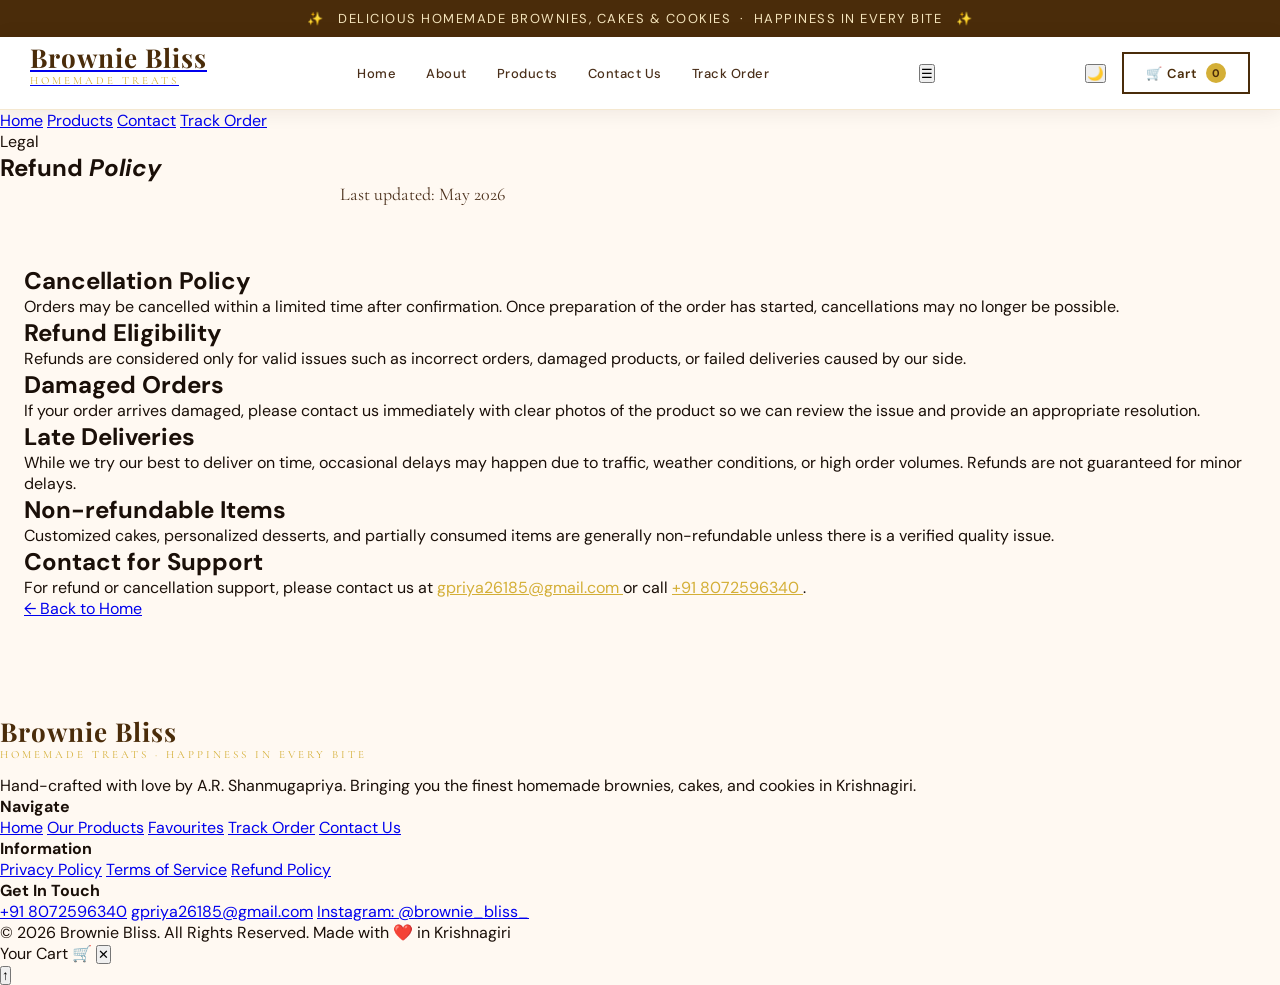
<file: public/refund-policy.html>
<!DOCTYPE html>
<html lang="en">

<head>
    <meta charset="UTF-8">
    <meta name="viewport" content="width=device-width, initial-scale=1.0">
    <link rel="icon" type="image/png" href="assets/favicon.png">
    <title>Refund Policy — Brownie Bliss</title>
    <link
        href="https://fonts.googleapis.com/css2?family=Playfair+Display:ital,wght@0,400;0,600;0,700;1,400&family=Cormorant+Garamond:wght@300;400;500&family=DM+Sans:wght@300;400;500&display=swap"
        rel="stylesheet">
    <link rel="stylesheet" href="style.css">
    <script>
        (function () {
            try {
                var t = localStorage.getItem('bb_theme') || 'light';
                if (t === 'dark') document.documentElement.classList.add('dark');
            } catch (_) { }
        })();
    </script>
</head>

<body>

    <div class="announcement">✨ &nbsp; DELICIOUS HOMEMADE BROWNIES, CAKES & COOKIES &nbsp;·&nbsp; HAPPINESS IN EVERY
        BITE &nbsp; ✨</div>

    <header>
        <div class="header-inner">
            <a href="index.html" class="logo">
                <span class="logo-name">Brownie Bliss</span>
                <span class="logo-sub">Homemade Treats</span>
            </a>
            <nav>
                <a href="index.html">Home</a>
                <a href="about.html">About</a>
                <a href="products.html">Products</a>
                <a href="contact.html">Contact Us</a>
                <a href="track.html">Track Order</a>
            </nav>
            <button class="menu-toggle" onclick="toggleMenu()">☰</button>
            <div class="header-actions">
                <button id="themeToggleBtn" class="theme-toggle-btn" onclick="toggleTheme()"
                    aria-label="Toggle dark mode">
                    <span id="themeIcon">🌙</span>
                </button>
                <button class="cart-btn" onclick="openCart()">
                    🛒 Cart <span class="cart-count" id="cartBadge">0</span>
                </button>
            </div>
        </div>
    </header>

    <div class="mobile-menu" id="mobileMenu">
        <a href="index.html">Home</a>
        <a href="products.html">Products</a>
        <a href="contact.html">Contact</a>
        <a href="track.html">Track Order</a>
    </div>

    <!-- PAGE HERO -->
    <section class="legal-hero">
        <span class="section-label">Legal</span>
        <h1 class="section-title">Refund <em>Policy</em></h1>
        <p
            style="color: var(--text-mid); font-family: 'Cormorant Garamond', serif; font-size: 18px; max-width: 600px; margin: 0 auto;">
            Last updated: May 2026</p>
    </section>

    <!-- CONTENT -->
    <section style="padding: 60px 24px 100px; background: var(--cream);">
        <div class="legal-container">
            <div class="legal-grid">
                <div class="legal-card">
                    <h2>Cancellation Policy</h2>
                    <p>
                        Orders may be cancelled within a limited time after confirmation. Once preparation of the order has 
                        started, cancellations may no longer be possible.
                    </p>
                </div>
                <div class="legal-card">
                    <h2>Refund Eligibility</h2>
                    <p>
                        Refunds are considered only for valid issues such as incorrect orders, damaged products, or 
                        failed deliveries caused by our side.
                    </p>
                </div>

                <div class="legal-card">
                    <h2>Damaged Orders</h2>
                    <p>
                        If your order arrives damaged, please contact us immediately with clear photos of the product so 
                        we can review the issue and provide an appropriate resolution.
                    </p>
                </div>

                <div class="legal-card">
                    <h2>Late Deliveries</h2>
                    <p>
                        While we try our best to deliver on time, occasional delays may happen due to traffic, 
                        weather conditions, or high order volumes. Refunds are not guaranteed for minor delays.
                    </p>
                </div>

                <div class="legal-card">
                    <h2>
                        Non-refundable Items</h2>
                    <p>
                        Customized cakes, personalized desserts, and partially consumed items are generally non-refundable 
                        unless there is a verified quality issue.
                    </p>
                </div>

                <div class="legal-card">
                    <h2>
                        Contact for Support</h2>
                    <p>
                        For refund or cancellation support, please contact us at
                        <a href="mailto:gpriya26185@gmail.com" style="color: var(--gold);">
                            gpriya26185@gmail.com
                        </a>
                        or call
                        <a href="tel:08072596340" style="color: var(--gold);">
                            +91 8072596340
                        </a>.
                    </p>
                </div>
            </div>
            <div class="legal-back">
                <a href="index.html" class="legal-back-btn">
                    ← Back to Home
                </a>
            </div>
        </div>
    </section>

    <footer id="contact">
        <div class="footer-inner">
            <div class="footer-top">
                <div class="footer-brand">
                    <div class="logo">
                        <span class="logo-name">Brownie Bliss</span>
                        <span class="logo-sub">Homemade Treats · Happiness in every bite</span>
                    </div>
                    <p>Hand-crafted with love by A.R. Shanmugapriya. Bringing you the finest homemade brownies, cakes,
                        and cookies in Krishnagiri.</p>
                </div>
                <div class="footer-col">
                    <h4>Navigate</h4>
                    <a href="index.html">Home</a>
                    <a href="products.html">Our Products</a>
                    <a href="favourites.html">Favourites</a>
                    <a href="track.html">Track Order</a>
                    <a href="contact.html">Contact Us</a>
                </div>
                <div class="footer-col">
                    <h4>Information</h4>
                    <a href="privacy-policy.html">Privacy Policy</a>
                    <a href="terms-of-service.html">Terms of Service</a>
                    <a href="refund-policy.html">Refund Policy</a>
                </div>
                <div class="footer-col">
                    <h4>Get In Touch</h4>
                    <a href="tel:08072596340">+91 8072596340</a>
                    <a href="mailto:gpriya26185@gmail.com">gpriya26185@gmail.com</a>
                    <a href="https://instagram.com/brownie_bliss_" target="_blank" rel="noopener noreferrer">Instagram:
                        @brownie_bliss_</a>
                </div>
            </div>
            <div class="footer-bottom">
                <span>© 2026 Brownie Bliss. All Rights Reserved.</span>
                <span>Made with ❤️ in Krishnagiri</span>
            </div>
        </div>
    </footer>

    <div class="cart-overlay" id="cartOverlay" onclick="closeCart()"></div>
    <div class="cart-sidebar" id="cartSidebar">
        <div class="cart-header">
            <span class="cart-title">Your Cart 🛒</span>
            <button class="cart-close" onclick="closeCart()">✕</button>
        </div>
        <div class="cart-items" id="cartItems"></div>
    </div>

    <div class="toast" id="toast"></div>
    <button id="scrollTopBtn" onclick="scrollToTop()">↑</button>
    <script src="script.js"></script>
</body>

</html>
</file>
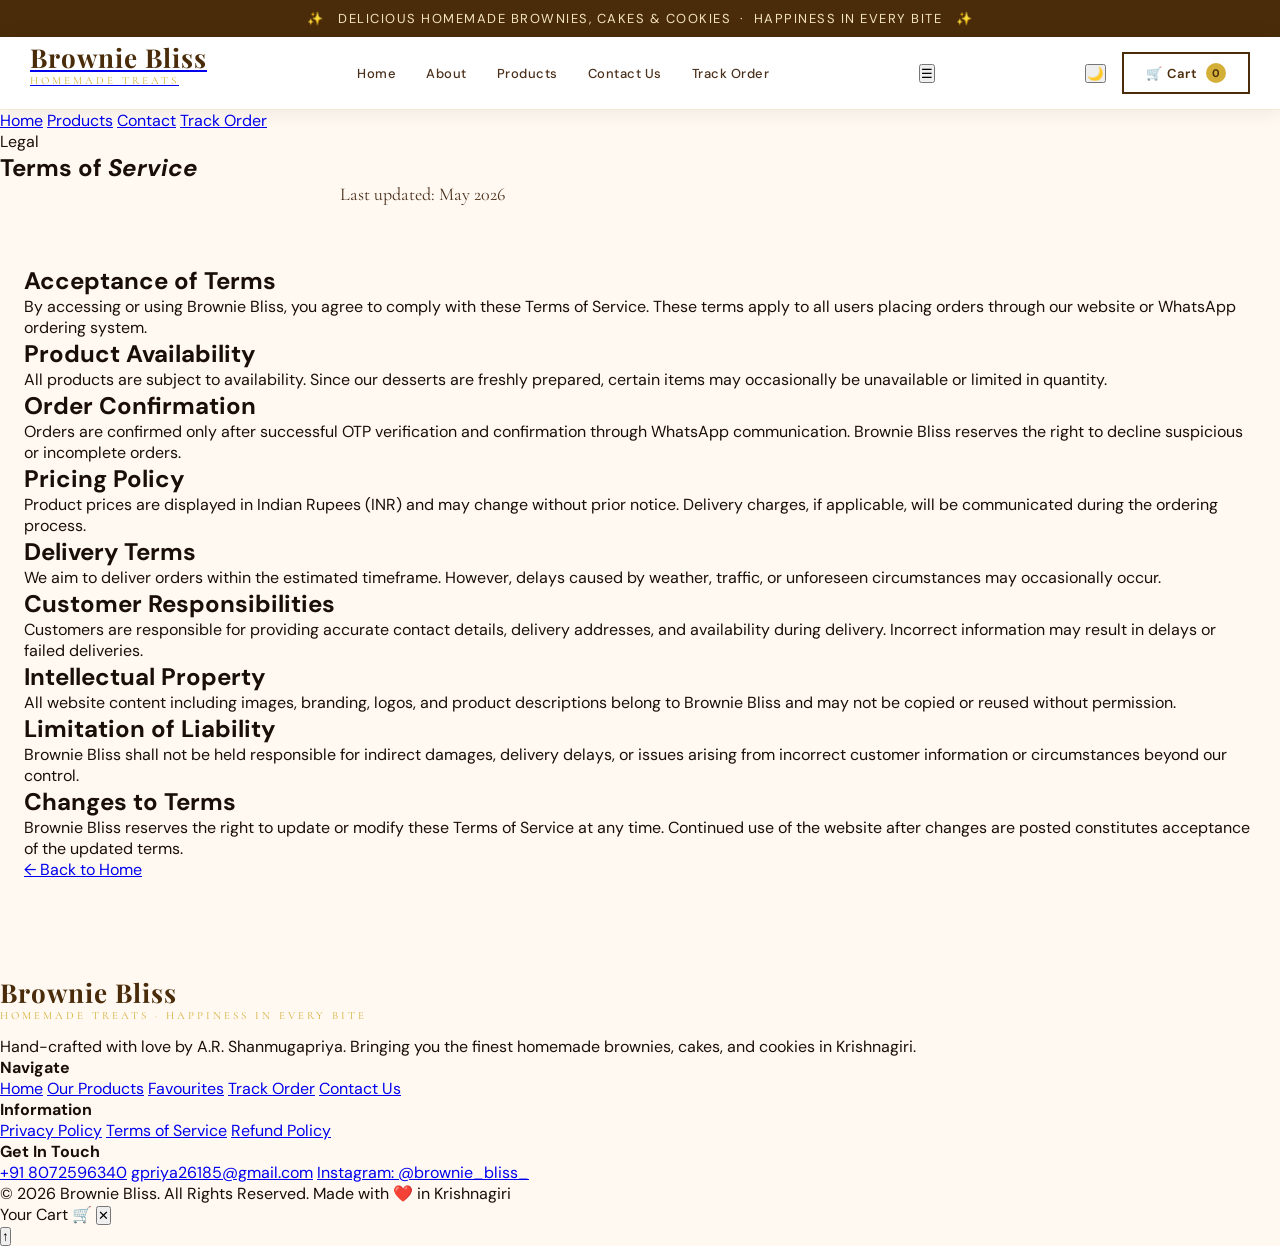
<file: public/terms-of-service.html>
<!DOCTYPE html>
<html lang="en">

<head>
    <meta charset="UTF-8">
    <meta name="viewport" content="width=device-width, initial-scale=1.0">
    <link rel="icon" type="image/png" href="assets/favicon.png">
    <title>Terms of Service — Brownie Bliss</title>
    <link
        href="https://fonts.googleapis.com/css2?family=Playfair+Display:ital,wght@0,400;0,600;0,700;1,400&family=Cormorant+Garamond:wght@300;400;500&family=DM+Sans:wght@300;400;500&display=swap"
        rel="stylesheet">
    <link rel="stylesheet" href="style.css">
    <script>
        (function () {
            try {
                var t = localStorage.getItem('bb_theme') || 'light';
                if (t === 'dark') document.documentElement.classList.add('dark');
            } catch (_) { }
        })();
    </script>
</head>

<body>

    <div class="announcement">✨ &nbsp; DELICIOUS HOMEMADE BROWNIES, CAKES & COOKIES &nbsp;·&nbsp; HAPPINESS IN EVERY
        BITE &nbsp; ✨</div>

    <header>
        <div class="header-inner">
            <a href="index.html" class="logo">
                <span class="logo-name">Brownie Bliss</span>
                <span class="logo-sub">Homemade Treats</span>
            </a>
            <nav>
                <a href="index.html">Home</a>
                <a href="about.html">About</a>
                <a href="products.html">Products</a>
                <a href="contact.html">Contact Us</a>
                <a href="track.html">Track Order</a>
            </nav>
            <button class="menu-toggle" onclick="toggleMenu()">☰</button>
            <div class="header-actions">
                <button id="themeToggleBtn" class="theme-toggle-btn" onclick="toggleTheme()"
                    aria-label="Toggle dark mode">
                    <span id="themeIcon">🌙</span>
                </button>
                <button class="cart-btn" onclick="openCart()">
                    🛒 Cart <span class="cart-count" id="cartBadge">0</span>
                </button>
            </div>
        </div>
    </header>

    <div class="mobile-menu" id="mobileMenu">
        <a href="index.html">Home</a>
        <a href="products.html">Products</a>
        <a href="contact.html">Contact</a>
        <a href="track.html">Track Order</a>
    </div>

    <!-- PAGE HERO -->
    <section class="legal-hero">
        <span class="section-label">Legal</span>
        <h1 class="section-title">Terms of <em>Service</em></h1>
        <p
            style="color: var(--text-mid); font-family: 'Cormorant Garamond', serif; font-size: 18px; max-width: 600px; margin: 0 auto;">
            Last updated: May 2026</p>
    </section>

    <!-- CONTENT -->
    <section style="padding: 60px 24px 100px; background: var(--cream);">
        <div class="legal-container">
            <div class="legal-grid">
                <div class="legal-card">
                    <h2>Acceptance of Terms</h2>
                    <p>
                        By accessing or using Brownie Bliss, you agree to comply with these Terms of Service. These terms apply 
                        to all users placing orders through our website or WhatsApp ordering system.
                    </p>
                </div>
                <div class="legal-card">
                    <h2>Product Availability</h2>
                    <p>
                        All products are subject to availability. Since our desserts are freshly prepared, certain items may 
                        occasionally be unavailable or limited in quantity.
                    </p>
                </div>

                <div class="legal-card">
                    <h2>Order Confirmation</h2>
                    <p>
                        Orders are confirmed only after successful OTP verification and confirmation through WhatsApp 
                        communication. Brownie Bliss reserves the right to decline suspicious or incomplete orders.
                    </p>
                </div>

                <div class="legal-card">
                    <h2>Pricing Policy</h2>
                    <p>
                        Product prices are displayed in Indian Rupees (INR) and may change without prior notice. Delivery 
                        charges, if applicable, will be communicated during the ordering process.
                    </p>
                </div>

                <div class="legal-card">
                    <h2>
                        Delivery Terms</h2>
                    <p>
                        We aim to deliver orders within the estimated timeframe. However, delays caused by weather, traffic, 
                        or unforeseen circumstances may occasionally occur.
                    </p>
                </div>

                <div class="legal-card">
                    <h2>
                        Customer Responsibilities</h2>
                    <p>
                        Customers are responsible for providing accurate contact details, delivery addresses, and 
                        availability during delivery. Incorrect information may result in delays or failed deliveries.
                    </p>
                </div>

                <div class="legal-card">
                    <h2>
                        Intellectual Property</h2>
                    <p>
                        All website content including images, branding, logos, and product descriptions belong to Brownie 
                        Bliss and may not be copied or reused without permission.
                    </p>
                </div>

                <div class="legal-card">
                    <h2>
                        Limitation of Liability</h2>
                    <p>
                        Brownie Bliss shall not be held responsible for indirect damages, delivery delays, or issues arising 
                        from incorrect customer information or circumstances beyond our control.
                    </p>
                </div>

                <div class="legal-card">
                    <h2>Changes to Terms</h2>
                    <p>
                        Brownie Bliss reserves the right to update or modify these Terms of Service at any time. Continued use of the website after changes are posted constitutes acceptance of the updated terms.
                    </p>
                </div>
            </div>
            <div class="legal-back">
                <a href="index.html" class="legal-back-btn">
                    ← Back to Home
                </a>
            </div>
        </div>
    </section>

    <footer id="contact">
        <div class="footer-inner">
            <div class="footer-top">
                <div class="footer-brand">
                    <div class="logo">
                        <span class="logo-name">Brownie Bliss</span>
                        <span class="logo-sub">Homemade Treats · Happiness in every bite</span>
                    </div>
                    <p>Hand-crafted with love by A.R. Shanmugapriya. Bringing you the finest homemade brownies, cakes,
                        and cookies in Krishnagiri.</p>
                </div>
                <div class="footer-col">
                    <h4>Navigate</h4>
                    <a href="index.html">Home</a>
                    <a href="products.html">Our Products</a>
                    <a href="favourites.html">Favourites</a>
                    <a href="track.html">Track Order</a>
                    <a href="contact.html">Contact Us</a>
                </div>
                <div class="footer-col">
                    <h4>Information</h4>
                    <a href="privacy-policy.html">Privacy Policy</a>
                    <a href="terms-of-service.html">Terms of Service</a>
                    <a href="refund-policy.html">Refund Policy</a>
                </div>
                <div class="footer-col">
                    <h4>Get In Touch</h4>
                    <a href="tel:08072596340">+91 8072596340</a>
                    <a href="mailto:gpriya26185@gmail.com">gpriya26185@gmail.com</a>
                    <a href="https://instagram.com/brownie_bliss_" target="_blank" rel="noopener noreferrer">Instagram:
                        @brownie_bliss_</a>
                </div>
            </div>
            <div class="footer-bottom">
                <span>© 2026 Brownie Bliss. All Rights Reserved.</span>
                <span>Made with ❤️ in Krishnagiri</span>
            </div>
        </div>
    </footer>

    <div class="cart-overlay" id="cartOverlay" onclick="closeCart()"></div>
    <div class="cart-sidebar" id="cartSidebar">
        <div class="cart-header">
            <span class="cart-title">Your Cart 🛒</span>
            <button class="cart-close" onclick="closeCart()">✕</button>
        </div>
        <div class="cart-items" id="cartItems"></div>
    </div>

    <div class="toast" id="toast"></div>
    <button id="scrollTopBtn" onclick="scrollToTop()">↑</button>
    <script src="script.js"></script>
</body>

</html>
</file>
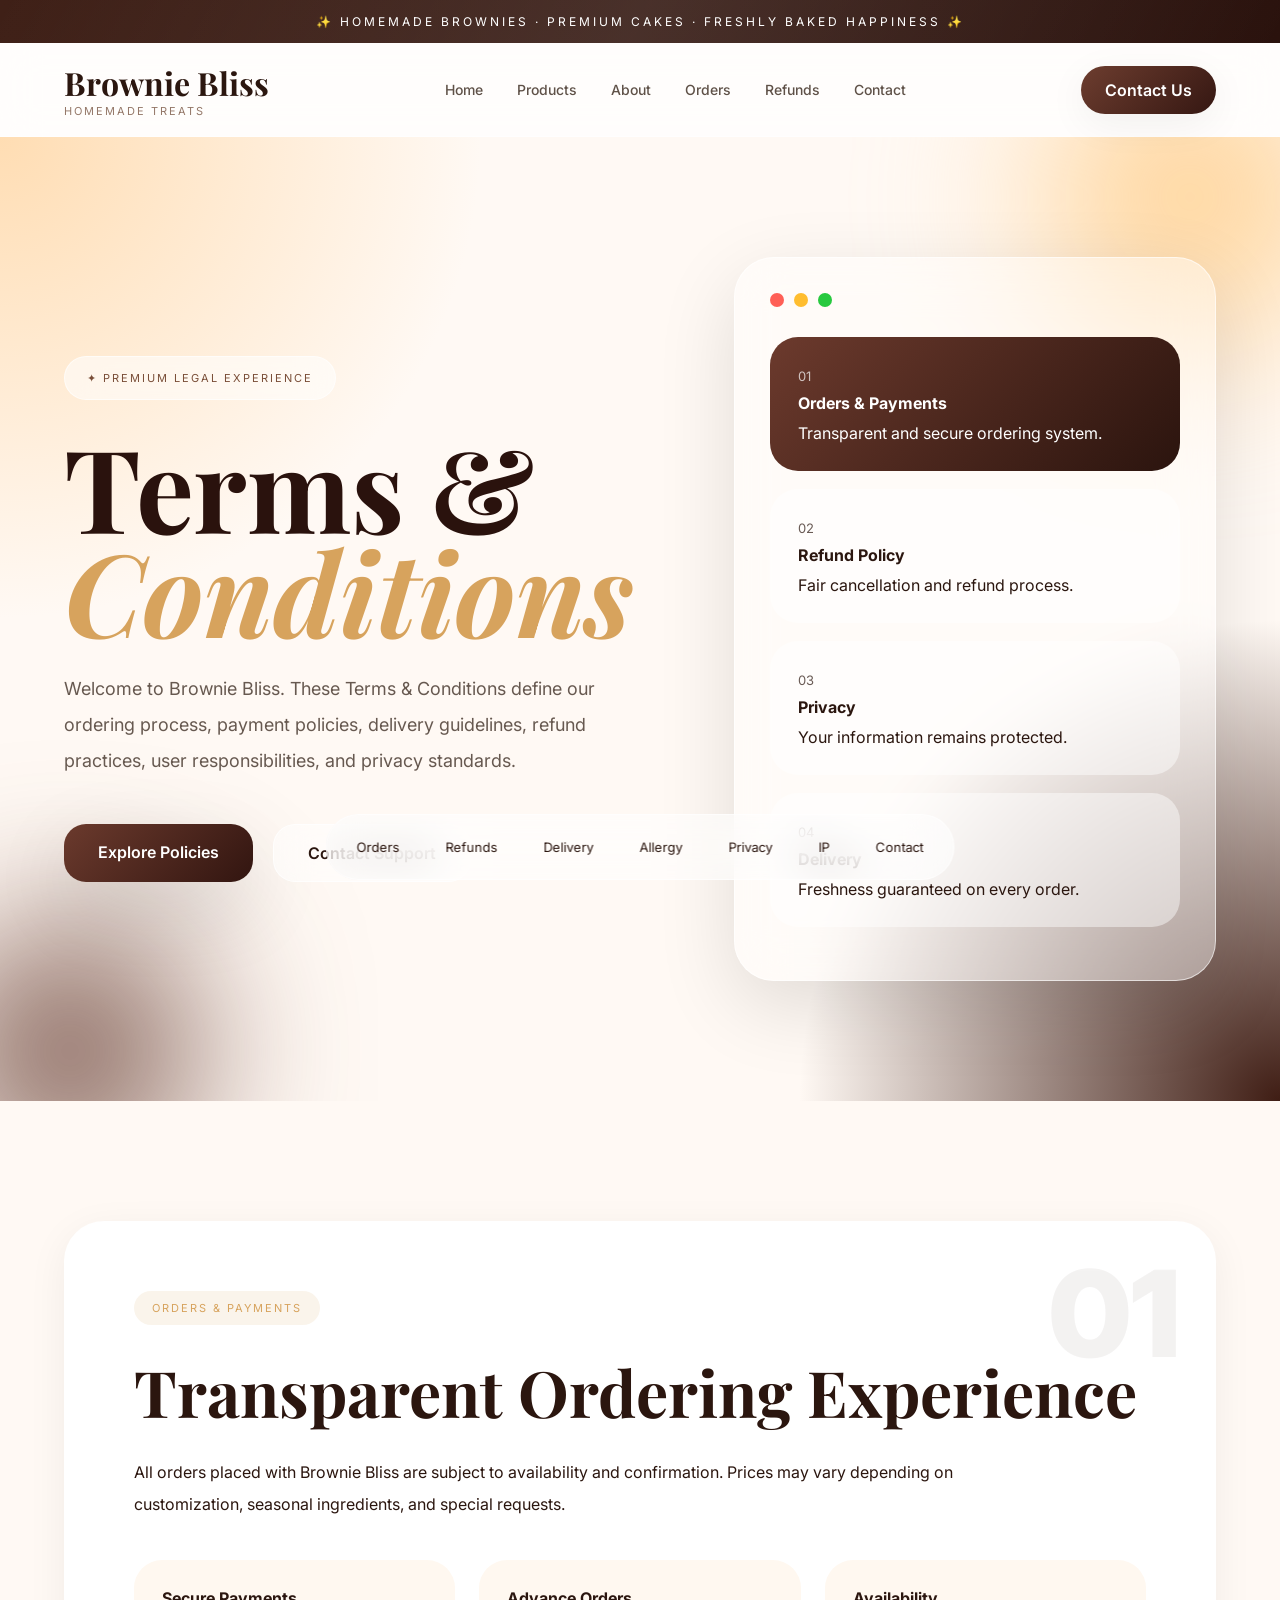
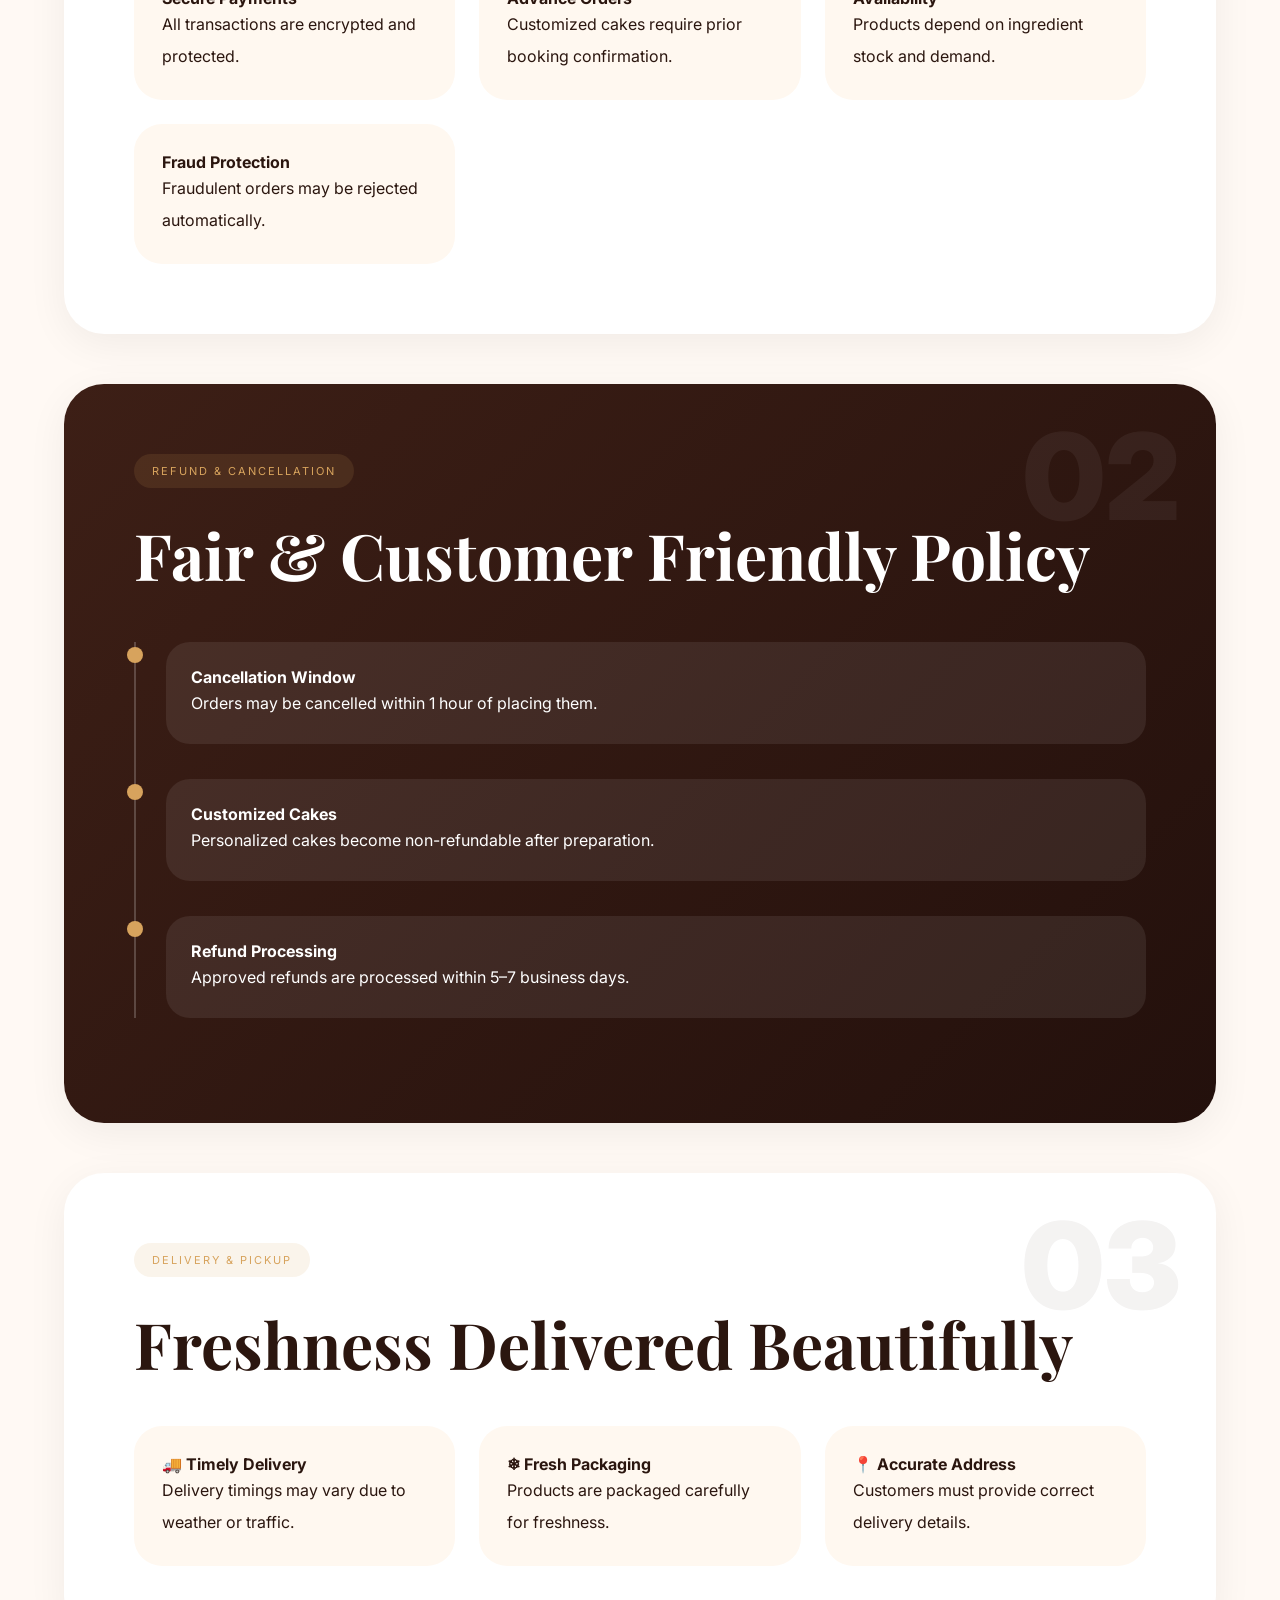
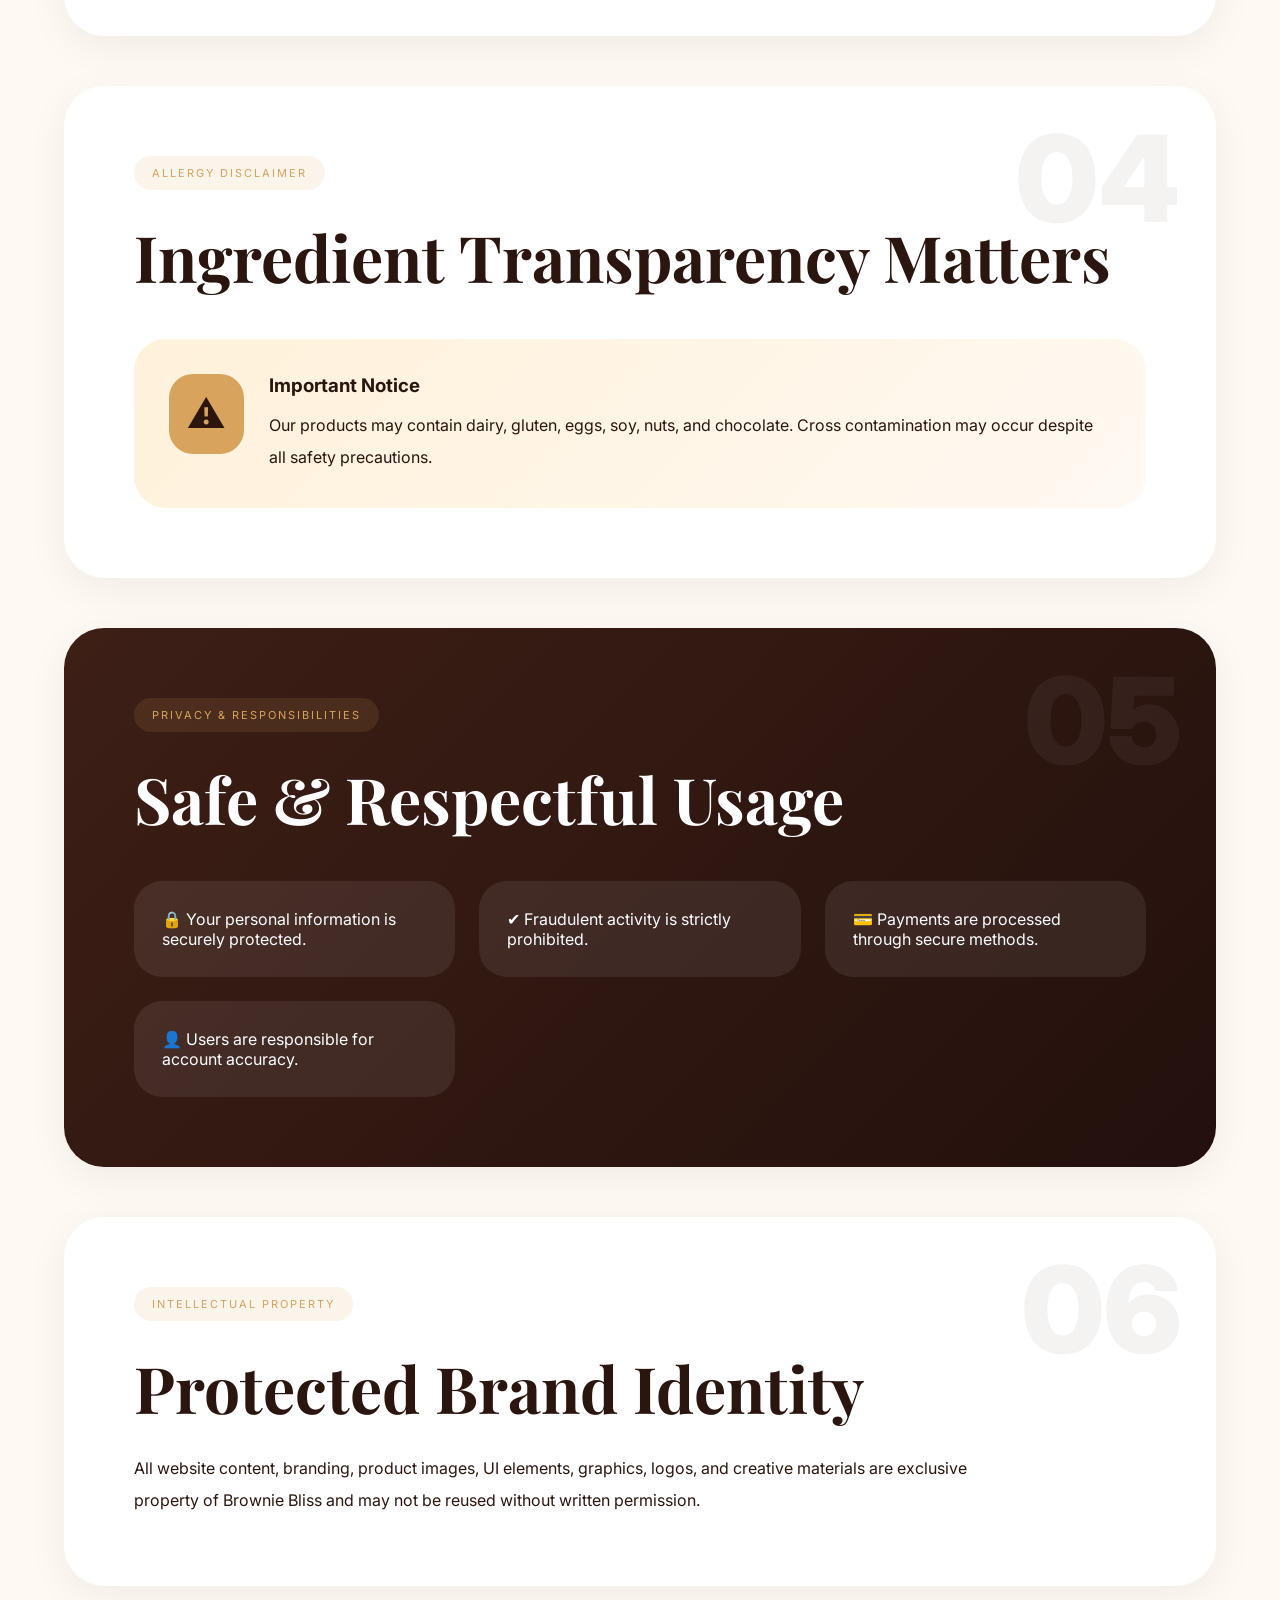
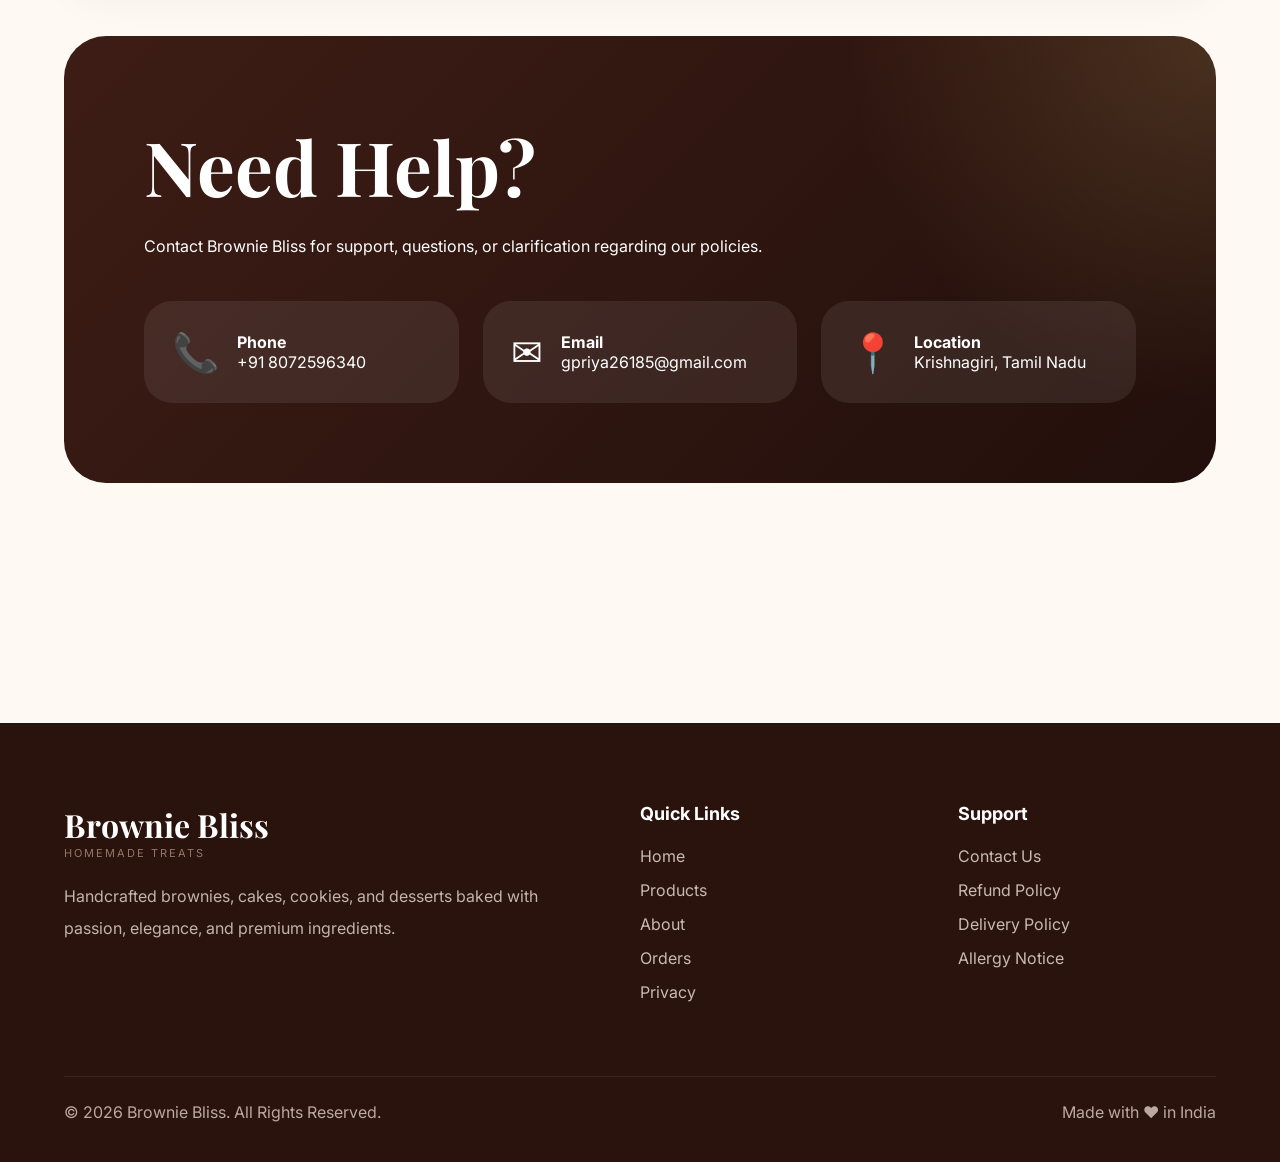
<file: public/terms.html>
<!doctype html>
<html lang="en" class="smooth-scroll">
  <head>
    <meta charset="UTF-8" />
    <meta name="viewport" content="width=device-width, initial-scale=1.0" />

    <title>Terms & Conditions | Brownie Bliss</title>

    <link rel="icon" type="image/png" href="assets/favicon.png" />

    <link
      href="https://fonts.googleapis.com/css2?family=Playfair+Display:wght@400;500;600;700;800&family=Inter:wght@300;400;500;600;700&display=swap"
      rel="stylesheet"
    />

    <style>
      :root {
        --bg: #fff9f4;
        --white: #ffffff;
        --dark: #2b160f;
        --brown: #5b3427;
        --gold: #d7a35d;
        --gold-light: #f6e2c5;
        --text: #5f5148;

        --glass: rgba(255, 255, 255, 0.5);

        --shadow: 0 10px 40px rgba(0, 0, 0, 0.06);

        --shadow-heavy: 0 25px 80px rgba(0, 0, 0, 0.12);

        --radius: 32px;
      }

      * {
        margin: 0;
        padding: 0;
        box-sizing: border-box;
      }

      html {
        scroll-behavior: smooth;
      }

      body {
        font-family: "Inter", sans-serif;
        background: var(--bg);
        color: var(--dark);
        overflow-x: hidden;
      }

      img {
        max-width: 100%;
      }

      a {
        text-decoration: none;
        color: inherit;
      }

      /* ===================================== */
      /* CUSTOM SCROLLBAR */
      /* ===================================== */

      ::-webkit-scrollbar {
        width: 10px;
      }

      ::-webkit-scrollbar-thumb {
        background: linear-gradient(var(--gold), #b97d34);
        border-radius: 999px;
      }

      /* ===================================== */
      /* ANNOUNCEMENT */
      /* ===================================== */

      .announcement {
        background: linear-gradient(90deg, #3f2017, #2a120d);

        color: white;

        text-align: center;

        padding: 14px;

        font-size: 12px;

        letter-spacing: 3px;

        text-transform: uppercase;

        position: relative;

        overflow: hidden;
      }

      .announcement::before {
        content: "";

        position: absolute;

        inset: 0;

        background: linear-gradient(
          120deg,
          transparent,
          rgba(255, 255, 255, 0.1),
          transparent
        );

        animation: shine 5s linear infinite;
      }

      @keyframes shine {
        0% {
          transform: translateX(-100%);
        }

        100% {
          transform: translateX(100%);
        }
      }

      /* ===================================== */
      /* HEADER */
      /* ===================================== */

      header {
        position: sticky;

        top: 0;

        z-index: 1000;

        backdrop-filter: blur(20px);

        background: rgba(255, 255, 255, 0.7);

        border-bottom: 1px solid rgba(255, 255, 255, 0.5);
      }

      .header-inner {
        max-width: 1500px;

        margin: auto;

        display: flex;

        align-items: center;

        justify-content: space-between;

        padding: 18px 5%;
      }

      .logo {
        display: flex;

        flex-direction: column;
      }

      .logo-name {
        font-family: "Playfair Display", serif;

        font-size: 32px;

        color: var(--dark);

        font-weight: 700;
      }

      .logo-sub {
        font-size: 11px;

        letter-spacing: 2px;

        color: #947768;

        text-transform: uppercase;
      }

      nav {
        display: flex;

        align-items: center;

        gap: 34px;
      }

      nav a {
        position: relative;

        font-size: 14px;

        font-weight: 500;

        color: var(--text);

        transition: 0.3s ease;
      }

      nav a::after {
        content: "";

        position: absolute;

        left: 0;

        bottom: -8px;

        width: 0;

        height: 2px;

        background: var(--gold);

        transition: 0.3s ease;
      }

      nav a:hover::after {
        width: 100%;
      }

      nav a:hover {
        color: var(--dark);
      }

      .header-btn {
        padding: 14px 24px;

        border-radius: 999px;

        background: linear-gradient(135deg, #6d3d2f, #351712);

        color: white;

        font-weight: 600;

        transition: 0.4s ease;

        box-shadow: var(--shadow);
      }

      .header-btn:hover {
        transform: translateY(-4px);

        box-shadow: var(--shadow-heavy);
      }

      .menu-toggle {
        display: none;

        width: 52px;

        height: 52px;

        border: none;

        border-radius: 18px;

        background: white;

        font-size: 24px;

        cursor: pointer;

        box-shadow: var(--shadow);
      }

      .mobile-menu {
        display: none;

        flex-direction: column;

        background: white;

        padding: 25px;

        gap: 20px;
      }

      .mobile-menu a {
        font-size: 15px;

        font-weight: 600;
      }

      /* ===================================== */
      /* HERO */
      /* ===================================== */

      .hero {
        position: relative;

        min-height: 100vh;

        display: flex;

        align-items: center;

        overflow: hidden;

        padding: 120px 5%;
      }

      .hero::before {
        content: "";

        position: absolute;

        inset: 0;

        background:
          radial-gradient(circle at top left, #ffddb3 0%, transparent 30%),
          radial-gradient(circle at bottom right, #3f1d14 0%, transparent 30%);
      }

      .hero-grid {
        position: relative;

        z-index: 2;

        max-width: 1500px;

        margin: auto;

        width: 100%;

        display: grid;

        grid-template-columns: 1.1fr 0.9fr;

        gap: 80px;

        align-items: center;
      }

      .badge {
        display: inline-flex;

        align-items: center;

        gap: 10px;

        padding: 14px 22px;

        border-radius: 999px;

        background: rgba(255, 255, 255, 0.55);

        backdrop-filter: blur(18px);

        border: 1px solid rgba(255, 255, 255, 0.6);

        font-size: 11px;

        text-transform: uppercase;

        letter-spacing: 2px;

        color: #7a4e38;
      }

      .hero-title {
        font-size: clamp(70px, 9vw, 140px);

        line-height: 0.9;

        margin: 35px 0 28px;

        font-family: "Playfair Display", serif;

        color: #2a120d;
      }

      .hero-title span {
        display: block;

        color: var(--gold);

        font-style: italic;
      }

      .hero-desc {
        max-width: 700px;

        line-height: 2;

        color: #675950;

        font-size: 18px;
      }

      .hero-actions {
        display: flex;

        gap: 20px;

        margin-top: 45px;

        flex-wrap: wrap;
      }

      .btn {
        padding: 18px 34px;

        border-radius: 22px;

        font-weight: 600;

        transition: 0.45s ease;
      }

      .btn-primary {
        background: linear-gradient(135deg, #6b3a2d, #321510);

        color: white;

        box-shadow: var(--shadow-heavy);
      }

      .btn-primary:hover {
        transform: translateY(-6px) scale(1.02);
      }

      .btn-secondary {
        background: rgba(255, 255, 255, 0.5);

        backdrop-filter: blur(18px);

        border: 1px solid rgba(255, 255, 255, 0.7);
      }

      .btn-secondary:hover {
        background: white;
      }

      /* HERO CARD */

      .glass-card {
        position: relative;

        overflow: hidden;

        background: rgba(255, 255, 255, 0.4);

        backdrop-filter: blur(25px);

        border: 1px solid rgba(255, 255, 255, 0.6);

        border-radius: 40px;

        padding: 35px;

        box-shadow: var(--shadow-heavy);
      }

      .glass-top {
        display: flex;

        gap: 10px;

        margin-bottom: 30px;
      }

      .dot {
        width: 14px;

        height: 14px;

        border-radius: 50%;
      }

      .red {
        background: #ff5f56;
      }
      .yellow {
        background: #ffbd2f;
      }
      .green {
        background: #27c93f;
      }

      .policy-box {
        padding: 28px;

        border-radius: 28px;

        background: rgba(255, 255, 255, 0.45);

        margin-bottom: 18px;

        transition: 0.45s ease;
      }

      .policy-box:hover {
        transform: translateX(8px);
      }

      .policy-box.active {
        background: linear-gradient(135deg, #6c3a2d, #2b140e);

        color: white;
      }

      .policy-box span {
        font-size: 13px;

        opacity: 0.7;
      }

      .policy-box h4 {
        margin: 8px 0 10px;
      }

      /* ===================================== */
      /* FLOATING NAV */
      /* ===================================== */

      .floating-nav {
        position: fixed;

        left: 50%;

        transform: translateX(-50%);

        bottom: 20px;

        z-index: 999;

        display: flex;

        gap: 10px;

        padding: 12px;

        border-radius: 999px;

        background: rgba(255, 255, 255, 0.55);

        backdrop-filter: blur(22px);

        border: 1px solid rgba(255, 255, 255, 0.6);

        overflow-x: auto;

        max-width: 95%;
      }

      .floating-nav a {
        padding: 12px 18px;

        border-radius: 999px;

        font-size: 13px;

        white-space: nowrap;

        transition: 0.3s ease;
      }

      .floating-nav a:hover {
        background: #34150f;

        color: white;
      }

      /* ===================================== */
      /* MAIN SECTION */
      /* ===================================== */

      .legal-wrapper {
        padding: 120px 5%;
      }

      .legal-card {
        position: relative;

        overflow: hidden;

        background: white;

        border-radius: 40px;

        padding: 70px;

        margin-bottom: 50px;

        box-shadow: var(--shadow);
      }

      .legal-card.dark {
        background: linear-gradient(135deg, #3d1f16, #23100c);

        color: white;
      }

      .card-number {
        position: absolute;

        right: 35px;

        top: 20px;

        font-size: 120px;

        font-weight: 900;

        opacity: 0.05;
      }

      .tag {
        display: inline-block;

        padding: 10px 18px;

        border-radius: 999px;

        background: rgba(215, 163, 93, 0.12);

        color: var(--gold);

        text-transform: uppercase;

        font-size: 11px;

        letter-spacing: 2px;

        margin-bottom: 24px;
      }

      .legal-card h2 {
        font-family: "Playfair Display", serif;

        font-size: clamp(38px, 5vw, 65px);

        margin-bottom: 22px;
      }

      .legal-card p {
        line-height: 2;

        max-width: 900px;
      }

      /* GRID */

      .grid {
        margin-top: 40px;

        display: grid;

        grid-template-columns: repeat(auto-fit, minmax(240px, 1fr));

        gap: 24px;
      }

      .mini-card {
        padding: 28px;

        border-radius: 28px;

        background: #fff8f0;

        transition: 0.45s ease;
      }

      .mini-card:hover {
        transform: translateY(-10px);

        box-shadow: var(--shadow-heavy);
      }

      .dark .mini-card {
        background: rgba(255, 255, 255, 0.08);
      }

      /* TIMELINE */

      .timeline {
        margin-top: 45px;

        border-left: 2px solid rgba(255, 255, 255, 0.2);

        padding-left: 30px;
      }

      .timeline-item {
        position: relative;

        margin-bottom: 35px;
      }

      .timeline-dot {
        position: absolute;

        left: -39px;

        top: 5px;

        width: 16px;

        height: 16px;

        border-radius: 50%;

        background: var(--gold);
      }

      .timeline-box {
        padding: 25px;

        border-radius: 24px;

        background: rgba(255, 255, 255, 0.08);
      }

      /* ALERT */

      .alert {
        margin-top: 40px;

        display: flex;

        gap: 25px;

        align-items: flex-start;

        padding: 35px;

        border-radius: 32px;

        background: linear-gradient(135deg, #fff1da, #fff9f2);
      }

      .alert-icon {
        width: 80px;

        height: 80px;

        border-radius: 24px;

        display: flex;

        align-items: center;

        justify-content: center;

        background: var(--gold);

        font-size: 38px;
      }

      /* CONTACT */

      .contact-section {
        position: relative;

        overflow: hidden;

        background: linear-gradient(135deg, #3d1d15, #220f0b);

        color: white;

        border-radius: 42px;

        padding: 80px;
      }

      .contact-section::before {
        content: "";

        position: absolute;

        inset: 0;

        background: radial-gradient(
          circle at top right,
          rgba(255, 220, 130, 0.15),
          transparent 30%
        );
      }

      .contact-inner {
        position: relative;

        z-index: 2;
      }

      .contact-inner h2 {
        font-family: "Playfair Display", serif;

        font-size: clamp(42px, 6vw, 75px);

        margin-bottom: 20px;
      }

      .contact-grid {
        margin-top: 45px;

        display: grid;

        grid-template-columns: repeat(auto-fit, minmax(250px, 1fr));

        gap: 24px;
      }

      .contact-box {
        padding: 28px;

        border-radius: 28px;

        background: rgba(255, 255, 255, 0.08);

        display: flex;

        gap: 18px;

        align-items: center;
      }

      .contact-box span {
        font-size: 38px;
      }

      /* ===================================== */
      /* FOOTER */
      /* ===================================== */

      footer {
        margin-top: 120px;

        background: #2a120d;

        color: white;

        padding: 80px 5% 40px;
      }

      .footer-grid {
        max-width: 1500px;

        margin: auto;

        display: grid;

        grid-template-columns: 2fr 1fr 1fr;

        gap: 60px;
      }

      .footer-brand p {
        margin-top: 20px;

        line-height: 2;

        color: #c4b4aa;
      }

      .footer-col h4 {
        margin-bottom: 22px;

        font-size: 18px;
      }

      .footer-col a {
        display: block;

        margin-bottom: 14px;

        color: #c9bbb2;

        transition: 0.3s ease;
      }

      .footer-col a:hover {
        color: white;

        transform: translateX(5px);
      }

      .footer-bottom {
        margin-top: 60px;

        padding-top: 25px;

        border-top: 1px solid rgba(255, 255, 255, 0.08);

        display: flex;

        justify-content: space-between;

        flex-wrap: wrap;

        gap: 15px;

        color: #bca99e;
      }

      /* ===================================== */
      /* REVEAL */
      /* ===================================== */

      .reveal {
        opacity: 0;

        transform: translateY(60px);

        transition: 1s ease;
      }

      .reveal.active {
        opacity: 1;

        transform: translateY(0);
      }

      /* ===================================== */
      /* ORBS */
      /* ===================================== */

      .orb {
        position: absolute;

        border-radius: 50%;

        filter: blur(90px);

        animation: float 8s ease-in-out infinite;
      }

      .orb1 {
        width: 280px;

        height: 280px;

        background: #ffd08f;

        top: -80px;

        right: -50px;
      }

      .orb2 {
        width: 220px;

        height: 220px;

        background: #5b2e22;

        bottom: -60px;

        left: -40px;
      }

      @keyframes float {
        0%,
        100% {
          transform: translateY(0);
        }

        50% {
          transform: translateY(-25px);
        }
      }

      /* ===================================== */
      /* MOBILE */
      /* ===================================== */

      @media (max-width: 1100px) {
        .hero-grid {
          grid-template-columns: 1fr;
        }

        nav {
          display: none;
        }

        .menu-toggle {
          display: block;
        }

        .mobile-menu.show {
          display: flex;
        }
      }

      @media (max-width: 768px) {
        .hero-title {
          font-size: 64px;
        }

        .hero-actions {
          flex-direction: column;
        }

        .btn {
          width: 100%;
          text-align: center;
        }

        .legal-card {
          padding: 40px 30px;
        }

        .contact-section {
          padding: 50px 30px;
        }

        .footer-grid {
          grid-template-columns: 1fr;
        }

        .floating-nav {
          bottom: 12px;
        }
      }
    </style>
  </head>

  <body>
    <!-- ===================================== -->
    <!-- ANNOUNCEMENT -->
    <!-- ===================================== -->

    <div class="announcement">
      ✨ HOMEMADE BROWNIES · PREMIUM CAKES · FRESHLY BAKED HAPPINESS ✨
    </div>

    <!-- ===================================== -->
    <!-- HEADER -->
    <!-- ===================================== -->

    <header>
      <div class="header-inner">
        <a href="index.html" class="logo">
          <span class="logo-name"> Brownie Bliss </span>

          <span class="logo-sub"> Homemade Treats </span>
        </a>

        <nav>
          <a href="index.html">Home</a>

          <a href="products.html">Products</a>

          <a href="about.html">About</a>

          <a href="#orders">Orders</a>

          <a href="#refunds">Refunds</a>

          <a href="#contact">Contact</a>
        </nav>

        <a href="contact.html" class="header-btn"> Contact Us </a>

        <button class="menu-toggle" id="menuBtn">☰</button>
      </div>

      <div class="mobile-menu" id="mobileMenu">
        <a href="index.html">Home</a>

        <a href="products.html">Products</a>

        <a href="about.html">About</a>

        <a href="#orders">Orders</a>

        <a href="#refunds">Refunds</a>

        <a href="#contact">Contact</a>
      </div>
    </header>

    <!-- ===================================== -->
    <!-- HERO -->
    <!-- ===================================== -->

    <section class="hero">
      <div class="orb orb1"></div>
      <div class="orb orb2"></div>

      <div class="hero-grid">
        <div>
          <span class="badge"> ✦ Premium Legal Experience </span>

          <h1 class="hero-title">
            Terms &
            <span>Conditions</span>
          </h1>

          <p class="hero-desc">
            Welcome to Brownie Bliss. These Terms & Conditions define our
            ordering process, payment policies, delivery guidelines, refund
            practices, user responsibilities, and privacy standards.
          </p>

          <div class="hero-actions">
            <a href="#legal" class="btn btn-primary"> Explore Policies </a>

            <a href="contact.html" class="btn btn-secondary">
              Contact Support
            </a>
          </div>
        </div>

        <!-- RIGHT CARD -->

        <div class="glass-card">
          <div class="glass-top">
            <div class="dot red"></div>
            <div class="dot yellow"></div>
            <div class="dot green"></div>
          </div>

          <div class="policy-box active">
            <span>01</span>

            <h4>Orders & Payments</h4>

            <p>Transparent and secure ordering system.</p>
          </div>

          <div class="policy-box">
            <span>02</span>

            <h4>Refund Policy</h4>

            <p>Fair cancellation and refund process.</p>
          </div>

          <div class="policy-box">
            <span>03</span>

            <h4>Privacy</h4>

            <p>Your information remains protected.</p>
          </div>

          <div class="policy-box">
            <span>04</span>

            <h4>Delivery</h4>

            <p>Freshness guaranteed on every order.</p>
          </div>
        </div>
      </div>
    </section>

    <!-- ===================================== -->
    <!-- FLOATING NAV -->
    <!-- ===================================== -->

    <div class="floating-nav">
      <a href="#orders">Orders</a>

      <a href="#refunds">Refunds</a>

      <a href="#delivery">Delivery</a>

      <a href="#allergy">Allergy</a>

      <a href="#privacy">Privacy</a>

      <a href="#property">IP</a>

      <a href="#contact">Contact</a>
    </div>

    <!-- ===================================== -->
    <!-- MAIN -->
    <!-- ===================================== -->

    <main class="legal-wrapper" id="legal">
      <!-- ORDERS -->

      <section class="legal-card reveal" id="orders">
        <div class="card-number">01</div>

        <span class="tag"> Orders & Payments </span>

        <h2>Transparent Ordering Experience</h2>

        <p>
          All orders placed with Brownie Bliss are subject to availability and
          confirmation. Prices may vary depending on customization, seasonal
          ingredients, and special requests.
        </p>

        <div class="grid">
          <div class="mini-card">
            <h4>Secure Payments</h4>

            <p>All transactions are encrypted and protected.</p>
          </div>

          <div class="mini-card">
            <h4>Advance Orders</h4>

            <p>Customized cakes require prior booking confirmation.</p>
          </div>

          <div class="mini-card">
            <h4>Availability</h4>

            <p>Products depend on ingredient stock and demand.</p>
          </div>

          <div class="mini-card">
            <h4>Fraud Protection</h4>

            <p>Fraudulent orders may be rejected automatically.</p>
          </div>
        </div>
      </section>

      <!-- REFUND -->

      <section class="legal-card dark reveal" id="refunds">
        <div class="card-number">02</div>

        <span class="tag"> Refund & Cancellation </span>

        <h2>Fair & Customer Friendly Policy</h2>

        <div class="timeline">
          <div class="timeline-item">
            <div class="timeline-dot"></div>

            <div class="timeline-box">
              <h4>Cancellation Window</h4>

              <p>Orders may be cancelled within 1 hour of placing them.</p>
            </div>
          </div>

          <div class="timeline-item">
            <div class="timeline-dot"></div>

            <div class="timeline-box">
              <h4>Customized Cakes</h4>

              <p>Personalized cakes become non-refundable after preparation.</p>
            </div>
          </div>

          <div class="timeline-item">
            <div class="timeline-dot"></div>

            <div class="timeline-box">
              <h4>Refund Processing</h4>

              <p>Approved refunds are processed within 5–7 business days.</p>
            </div>
          </div>
        </div>
      </section>

      <!-- DELIVERY -->

      <section class="legal-card reveal" id="delivery">
        <div class="card-number">03</div>

        <span class="tag"> Delivery & Pickup </span>

        <h2>Freshness Delivered Beautifully</h2>

        <div class="grid">
          <div class="mini-card">
            <h4>🚚 Timely Delivery</h4>

            <p>Delivery timings may vary due to weather or traffic.</p>
          </div>

          <div class="mini-card">
            <h4>❄ Fresh Packaging</h4>

            <p>Products are packaged carefully for freshness.</p>
          </div>

          <div class="mini-card">
            <h4>📍 Accurate Address</h4>

            <p>Customers must provide correct delivery details.</p>
          </div>
        </div>
      </section>

      <!-- ALLERGY -->

      <section class="legal-card reveal" id="allergy">
        <div class="card-number">04</div>

        <span class="tag"> Allergy Disclaimer </span>

        <h2>Ingredient Transparency Matters</h2>

        <div class="alert">
          <div class="alert-icon">⚠</div>

          <div>
            <h3 style="margin-bottom: 12px">Important Notice</h3>

            <p>
              Our products may contain dairy, gluten, eggs, soy, nuts, and
              chocolate. Cross contamination may occur despite all safety
              precautions.
            </p>
          </div>
        </div>
      </section>

      <!-- PRIVACY -->

      <section class="legal-card dark reveal" id="privacy">
        <div class="card-number">05</div>

        <span class="tag"> Privacy & Responsibilities </span>

        <h2>Safe & Respectful Usage</h2>

        <div class="grid">
          <div class="mini-card">
            🔒 Your personal information is securely protected.
          </div>

          <div class="mini-card">
            ✔ Fraudulent activity is strictly prohibited.
          </div>

          <div class="mini-card">
            💳 Payments are processed through secure methods.
          </div>

          <div class="mini-card">
            👤 Users are responsible for account accuracy.
          </div>
        </div>
      </section>

      <!-- IP -->

      <section class="legal-card reveal" id="property">
        <div class="card-number">06</div>

        <span class="tag"> Intellectual Property </span>

        <h2>Protected Brand Identity</h2>

        <p>
          All website content, branding, product images, UI elements, graphics,
          logos, and creative materials are exclusive property of Brownie Bliss
          and may not be reused without written permission.
        </p>
      </section>

      <!-- CONTACT -->

      <section class="contact-section reveal" id="contact">
        <div class="contact-inner">
          <h2>Need Help?</h2>

          <p>
            Contact Brownie Bliss for support, questions, or clarification
            regarding our policies.
          </p>

          <div class="contact-grid">
            <div class="contact-box">
              <span>📞</span>

              <div>
                <h4>Phone</h4>

                <p>+91 8072596340</p>
              </div>
            </div>

            <div class="contact-box">
              <span>✉</span>

              <div>
                <h4>Email</h4>

                <p>gpriya26185@gmail.com</p>
              </div>
            </div>

            <div class="contact-box">
              <span>📍</span>

              <div>
                <h4>Location</h4>

                <p>Krishnagiri, Tamil Nadu</p>
              </div>
            </div>
          </div>
        </div>
      </section>
    </main>

    <!-- ===================================== -->
    <!-- FOOTER -->
    <!-- ===================================== -->

    <footer>
      <div class="footer-grid">
        <div class="footer-brand">
          <div class="logo">
            <span class="logo-name" style="color: white"> Brownie Bliss </span>

            <span class="logo-sub"> Homemade Treats </span>
          </div>

          <p>
            Handcrafted brownies, cakes, cookies, and desserts baked with
            passion, elegance, and premium ingredients.
          </p>
        </div>

        <div class="footer-col">
          <h4>Quick Links</h4>

          <a href="index.html">Home</a>

          <a href="products.html">Products</a>

          <a href="about.html">About</a>

          <a href="#orders">Orders</a>

          <a href="#privacy">Privacy</a>
        </div>

        <div class="footer-col">
          <h4>Support</h4>

          <a href="contact.html">Contact Us</a>

          <a href="#refunds">Refund Policy</a>

          <a href="#delivery">Delivery Policy</a>

          <a href="#allergy">Allergy Notice</a>
        </div>
      </div>

      <div class="footer-bottom">
        <span> © 2026 Brownie Bliss. All Rights Reserved. </span>

        <span> Made with ❤️ in India </span>
      </div>
    </footer>

    <!-- ===================================== -->
    <!-- SCRIPT -->
    <!-- ===================================== -->

    <script>
      /* MOBILE MENU */

      const menuBtn = document.getElementById("menuBtn");

      const mobileMenu = document.getElementById("mobileMenu");

      menuBtn.addEventListener("click", () => {
        mobileMenu.classList.toggle("show");
      });

      /* REVEAL */

      const reveals = document.querySelectorAll(".reveal");

      const observer = new IntersectionObserver(
        (entries) => {
          entries.forEach((entry) => {
            if (entry.isIntersecting) {
              entry.target.classList.add("active");
            }
          });
        },
        {
          threshold: 0.15,
        },
      );

      reveals.forEach((el) => {
        observer.observe(el);
      });
    </script>
  </body>
</html>
</file>
<file: public/style.css>
style.css html {
  scroll-behavior: smooth;
}

:root {
  --color-primary: #4a2c0a;
  --brown-mid: #3c1e14;
  --color-accent: #d2691e;
  --brand-red: #8b0000;
  --gold: #d4af37;
  --gold-light: #f4e4bc;
  --cream: #fff9f2;
  --cream-dark: #f5e8d0;
  --text-dark: #1a0f08;
  --text-mid: #4a2f1a;
  --white: #fff;
  --shadow-sm: 0 2px 4px rgba(26, 9, 5, 0.05);
  --shadow-md: 0 10px 30px rgba(26, 9, 5, 0.1);
  --shadow-lg: 0 20px 50px rgba(26, 9, 5, 0.15);
  --radius-sm: 4px;
  --radius-md: 12px;
  --radius-lg: 20px;
  --glass: rgba(255, 255, 255, 0.15);
  --glass-border: rgba(255, 255, 255, 0.2);
}

html.dark {
  --cream: #121212;
  --cream-dark: #1e1e1e;
  --white: #1a1a1a;

  --text-dark: #f5f5f5;
  --text-mid: #d1d1d1;

  --brown-dark: #f5e6ca;
  --brown-mid: #d6b98c;
  --brown-warm: #e0b97f;

  --glass: rgba(255, 255, 255, 0.08);
  --glass-border: rgba(255, 255, 255, 0.15);
}

* {
  margin: 0;
  padding: 0;
  box-sizing: border-box;
}

body {
  background: var(--cream);
  color: var(--text-dark);
  font-family: "DM Sans", sans-serif;
  overflow-x: hidden;
  width: 100%;
  max-width: 100%;
}

/* ANNOUNCEMENT BAR */
.announcement {
  background: var(--color-primary);
  color: var(--gold-light);
  text-align: center;
  padding: 10px 20px;
  font-size: 13px;
  letter-spacing: 1.5px;
  font-family: "DM Sans", sans-serif;
  font-weight: 400;
}

/* HEADER */
header {
  background: var(--white);
  border-bottom: 1px solid var(--cream-dark);
  position: sticky;
  top: 0;
  z-index: 1000;
  box-shadow: 0 2px 20px rgba(44, 24, 16, 0.08);
}

.header-inner {
  max-width: 1300px;
  margin: 0 auto;
  padding: 0 30px;
  display: flex;
  align-items: center;
  justify-content: space-between;
  height: 72px;
}

.logo {
  display: flex;
  flex-direction: column;
  line-height: 1;
}

.logo-name {
  font-family: "Playfair Display", serif;
  font-size: 26px;
  font-weight: 700;
  color: var(--color-primary);
  letter-spacing: 1px;
  margin-bottom: 4px;
}

.logo-sub {
  font-family: "Cormorant Garamond", serif;
  font-size: 11px;
  letter-spacing: 3px;
  color: var(--gold);
  text-transform: uppercase;
  margin-bottom: 15px;
}

nav {
  display: flex;
  gap: 30px;
  align-items: center;
}

nav a {
  text-decoration: none;
  color: var(--text-mid);
  font-size: 13px;
  letter-spacing: 0.5px;
  font-weight: 500;
  transition: color 0.2s;
  position: relative;
}

nav a::after {
  content: "";
  position: absolute;
  bottom: -3px;
  left: 0;
  right: 0;
  height: 1px;
  background: var(--gold);
  transform: scaleX(0);
  transition: transform 0.25s;
}

nav a:hover::after {
  transform: scaleX(1);
}

nav a:hover {
  color: var(--color-primary);
}

.header-actions {
  display: flex;
  gap: 16px;
  align-items: center;
}

.cart-btn {
  position: relative;
  background: none;
  border: 2px solid var(--color-primary);
  color: var(--color-primary);
  padding: 9px 22px;
  font-family: "DM Sans", sans-serif;
  font-size: 13px;
  font-weight: 600;
  letter-spacing: 1px;
  cursor: pointer;
  transition: all 0.2s;
  border-radius: 0;
  display: flex;
  align-items: center;
  gap: 8px;
}

.cart-btn:hover {
  background: var(--color-primary);
  color: var(--white);
}

.cart-count {
  background: var(--gold);
  color: var(--color-primary);
  border-radius: 50%;
  width: 20px;
  height: 20px;
  font-size: 11px;
  font-weight: 700;
  display: flex;
  align-items: center;
  justify-content: center;
}

/* HERO */
.hero {
  background: var(--color-primary);
  position: relative;
  overflow: hidden;
  min-height: 520px;
  display: flex;
  align-items: center;
}

.hero-bg {
  position: absolute;
  inset: 0;
  background: radial-gradient(
  background:
    radial-gradient(
      ellipse at 30% 50%,
      rgba(201, 169, 110, 0.15) 0%,
      transparent 60%
    ),
    radial-gradient(
      ellipse at 80% 20%,
      rgba(139, 69, 19, 0.3) 0%,
      transparent 50%
    ),
    linear-gradient(135deg, #2c1810 0%, #3d1f10 50%, #1a0c06 100%);
}

.hero-pattern {
  position: absolute;
  inset: 0;
  opacity: 0.04;
  background-image: repeating-linear-gradient(
    45deg,
    var(--gold) 0,
    var(--gold) 1px,
    transparent 0,
    transparent 50%
  );
  background-size: 20px 20px;
}

.hero-content {
  position: relative;
  max-width: 1300px;
  margin: 0 auto;
  padding: 80px 30px;
  display: grid;
  grid-template-columns: 1fr 1fr;
  gap: 60px;
  align-items: center;
  width: 100%;
}

.hero-text {
  color: var(--white);
}

.hero-badge {
  display: inline-block;
  border: 1px solid var(--gold);
  color: var(--gold);
  font-size: 10px;
  letter-spacing: 3px;
  text-transform: uppercase;
  padding: 6px 16px;
  margin-bottom: 24px;
  font-family: "DM Sans", sans-serif;
}

.hero-title {
  font-family: "Playfair Display", serif;
  font-size: clamp(36px, 4vw, 56px);
  font-weight: 700;
  line-height: 1.15;
  color: var(--cream);
  margin-bottom: 20px;
}

.hero-title em {
  font-style: italic;
  color: var(--gold);
}

.hero-desc {
  font-family: "Cormorant Garamond", serif;
  font-size: 18px;
  color: rgba(253, 246, 237, 0.7);
  line-height: 1.7;
  margin-bottom: 36px;
  font-weight: 300;
}

.hero-cta {
  display: inline-flex;
  align-items: center;
  gap: 12px;
  background: var(--gold);
  color: var(--color-primary);
  padding: 14px 36px;
  text-decoration: none;
  font-size: 13px;
  font-weight: 700;
  letter-spacing: 1.5px;
  text-transform: uppercase;
  transition: all 0.25s;
  font-family: "DM Sans", sans-serif;
  cursor: pointer;
  border: none;
  cursor: pointer;
  transition: 0.3s ease;
}

.hero-cta:hover {
  background: var(--cream);
  transform: translateY(-2px);
  box-shadow: 0 10px 20px rgba(217, 119, 87, 0.3);
}

.hero-visual {
  display: grid;
  grid-template-columns: 1fr 1fr;
  gap: 12px;
}

.hero-card {
  background: var(--glass);
  backdrop-filter: blur(14px);
  -webkit-backdrop-filter: blur(14px);
  border: 1px solid var(--glass-border);
  border-radius: var(--radius-md);
  overflow: hidden;
  cursor: pointer;
  transition: all 0.4s cubic-bezier(0.165, 0.84, 0.44, 1);
  box-shadow: var(--shadow-md);
}

.hero-card:hover {
  transform: translateY(-8px) scale(1.02);
  box-shadow: var(--shadow-lg);
  border-color: rgba(212, 175, 55, 0.4);
}

.hero-card:first-child {
  grid-column: span 2;
}

.hero-card img {
  width: 100%;
  height: 200px;
  object-fit: cover;
  display: block;
}

.hero-card:first-child img {
  height: 160px;
}

.hero-card-label {
  padding: 14px 18px;
  font-family: "DM Sans", sans-serif;
  font-size: 13px;
  font-weight: 600;
  color: #fff;
  letter-spacing: 0.5px;
  background: linear-gradient(to bottom, rgba(0, 0, 0, 0), rgba(0, 0, 0, 0.4));
}

.hero-content {
  overflow: hidden;
}

.hero-visual {
  max-width: 100%;
}

/* VALUES STRIP */
.values-strip {
  background: var(--brown-mid);
  padding: 28px 30px;
}

.values-inner {
  max-width: 1300px;
  margin: 0 auto;
  display: flex;
  justify-content: space-around;
  flex-wrap: wrap;
  gap: 20px;
}

.value-item {
  display: flex;
  align-items: center;
  gap: 12px;
  color: var(--cream);
}

.value-icon {
  font-size: 22px;
  opacity: 0.9;
}

.value-text strong {
  display: block;
  font-size: 13px;
  font-weight: 600;
  letter-spacing: 0.5px;
  font-family: "DM Sans", sans-serif;
}

.value-text span {
  font-size: 11px;
  opacity: 0.65;
  font-family: "Cormorant Garamond", serif;
  font-size: 13px;
}

/* SECTION TITLES */
.section-header {
  text-align: center;
  margin-bottom: 48px;
}

.section-label {
  font-family: "DM Sans", sans-serif;
  font-size: 10px;
  letter-spacing: 4px;
  color: var(--gold);
  text-transform: uppercase;
  margin-bottom: 12px;
  display: block;
}

.section-title {
  font-family: "Playfair Display", serif;
  font-size: clamp(28px, 3vw, 40px);
  font-weight: 600;
  color: var(--color-primary);
}

.section-title em {
  font-style: italic;
  color: var(--color-accent);
}

/* CATEGORIES */
.categories-section {
  padding: 80px 30px;
  max-width: 1300px;
  margin: 0 auto;
}

.categories-grid {
  display: grid;
  grid-template-columns: repeat(4, 1fr);
  gap: 20px;
}

.cat-card {
  position: relative;
  overflow: hidden;
  cursor: pointer;
  border-radius: var(--radius-md);
  box-shadow: var(--shadow-md);
  aspect-ratio: 3/4;
  transition: all 0.4s ease;
}

.cat-card:hover {
  transform: translateY(-5px);
  box-shadow: var(--shadow-lg);
}

.cat-card img {
  width: 100%;
  height: 100%;
  object-fit: cover;
  transition: transform 0.4s ease;
  display: block;
}

.cat-card:hover img {
  transform: scale(1.07);
}

.cat-overlay {
  position: absolute;
  inset: 0;
  background: linear-gradient(
    to top,
    rgba(44, 24, 16, 0.85) 0%,
    rgba(44, 24, 16, 0.1) 60%,
    transparent 100%
  );
  display: flex;
  flex-direction: column;
  justify-content: flex-end;
  padding: 24px 20px;
  transition: background 0.3s;
}

.cat-card:hover .cat-overlay {
  background: linear-gradient(
    to top,
    rgba(44, 24, 16, 0.95) 0%,
    rgba(44, 24, 16, 0.3) 60%,
    transparent 100%
  );
}

.cat-name {
  font-family: "Playfair Display", serif;
  font-size: 20px;
  font-weight: 600;
  color: var(--white);
  margin-bottom: 6px;
}

.cat-count {
  font-size: 12px;
  color: var(--gold-light);
  letter-spacing: 1px;
  font-family: "DM Sans", sans-serif;
}

.cat-arrow {
  position: absolute;
  top: 16px;
  right: 16px;
  width: 32px;
  height: 32px;
  background: rgba(255, 255, 255, 0.1);
  border: 1px solid rgba(255, 255, 255, 0.3);
  border-radius: 50%;
  display: flex;
  align-items: center;
  justify-content: center;
  color: white;
  font-size: 14px;
  opacity: 0;
  transition: opacity 0.2s;
}

.cat-card:hover .cat-arrow {
  opacity: 1;
}

/* PRODUCTS SECTION */
.products-section {
  background: var(--cream-dark);
  padding: 80px 30px;
}

.products-inner {
  max-width: 1300px;
  margin: 0 auto;
}

/* FILTER TABS */
.filter-tabs {
  display: flex;
  gap: 8px;
  justify-content: center;
  margin-bottom: 40px;
  flex-wrap: wrap;
}

.filter-tab {
  padding: 8px 20px;
  border: 1px solid var(--brown-mid);
  background: none;
  color: var(--brown-mid);
  font-family: "DM Sans", sans-serif;
  font-size: 12px;
  letter-spacing: 1px;
  cursor: pointer;
  transition: all 0.2s;
  font-weight: 500;
}

.filter-tab.active,
.filter-tab:hover {
  background: var(--color-primary);
  color: var(--cream);
  border-color: var(--color-primary);
}

.products-grid,
.all-products-grid {
  display: grid;
  grid-template-columns: repeat(auto-fill, minmax(240px, 240px));
  justify-content: center;
  gap: 28px;
  width: 100%;
}

/* Responsive adjustments */
@media (max-width: 768px) {
  .products-grid {
    grid-template-columns: repeat(2, 1fr);
  }
}

@media (max-width: 480px) {
  .products-grid {
    grid-template-columns: 1fr;
  }
}

.product-card {
  background: var(--white);
  border-radius: var(--radius-lg);
  overflow: hidden;
  box-shadow: var(--shadow-md);
  transition:
    transform 0.3s ease,
    box-shadow 0.3s ease;
  display: flex;
  flex-direction: column;
  height: 100%;
}

.product-card:hover {
  transform: translateY(-12px);
  box-shadow: var(--shadow-lg);
}

.product-img-wrap {
  position: relative;
  overflow: hidden;
  height: 0;
  padding-top: 75%; /* 4:3 aspect ratio */
}

.product-img-wrap img {
  position: absolute;
  top: 0;
  left: 0;
  width: 100%;
  height: 100%;
  object-fit: cover;
  transition: transform 0.4s;
}

.product-card:hover .product-img-wrap img {
  transform: scale(1.05);
}

.bestseller-badge {
  position: absolute;
  color: var(--color-primary);
  font-size: 10px;
  letter-spacing: 1px;
  text-transform: uppercase;
  padding: 5px 12px;
  font-weight: 700;
  font-family: "DM Sans", sans-serif;
  border-radius: 30px;
  box-shadow: 0 4px 12px rgba(212, 175, 55, 0.4);
  z-index: 10;
}

.favorite-btn {
  position: absolute;
  top: 15px;
  right: 15px;
  width: 38px;
  height: 38px;
  border: 1px solid rgba(255, 255, 255, 0.7);
  background: rgba(255, 249, 242, 0.92);
  color: var(--brown-dark);
  border-radius: 50%;
  font-size: 22px;
  line-height: 1;
  cursor: pointer;
  z-index: 12;
  display: inline-flex;
  align-items: center;
  justify-content: center;
  box-shadow: 0 6px 18px rgba(26, 9, 5, 0.15);
  transition:
    transform 0.2s,
    background 0.2s,
    color 0.2s;
}

.favorite-btn:hover {
  transform: translateY(-2px) scale(1.04);
  background: var(--gold-light);
}

.favorite-btn.active {
  background: var(--gold);
  color: var(--brown-dark);
  border-color: var(--gold);
}

.favorite-btn-inline {
  position: static;
  flex: 0 0 auto;
  margin-left: 12px;
}

.birthday-title-row {
  display: flex;
  align-items: flex-start;
  justify-content: space-between;
  gap: 16px;
}

.hero-favourite-btn {
  display: inline-flex;
  align-items: center;
  justify-content: center;
  gap: 10px;
  margin-left: 14px;
  padding: 13px 22px;
  border: 1px solid rgba(212, 175, 55, 0.65);
  background: transparent;
  color: var(--gold-light);
  font-family: "DM Sans", sans-serif;
  font-size: 12px;
  font-weight: 700;
  letter-spacing: 1.2px;
  text-transform: uppercase;
  cursor: pointer;
  transition: all 0.25s;
}

.hero-favourite-btn:hover,
.hero-favourite-btn.active {
  background: var(--gold);
  color: var(--brown-dark);
}

.nav-count {
  min-width: 18px;
  height: 18px;
  margin-left: 4px;
  border-radius: 50%;
  background: var(--gold);
  color: var(--brown-dark);
  font-size: 10px;
  font-weight: 700;
  align-items: center;
  justify-content: center;
  vertical-align: middle;
}

.product-info {
  padding: 18px 18px 20px;
}

.product-category {
  font-size: 10px;
  letter-spacing: 2px;
  color: var(--gold);
  text-transform: uppercase;
  font-family: "DM Sans", sans-serif;
  margin-bottom: 6px;
}

.product-name {
  font-family: "Playfair Display", serif;
  font-size: 16px;
  font-weight: 600;
  color: var(--color-primary);
  margin-bottom: 6px;
  line-height: 1.3;
}

.product-desc {
  font-family: "DM Sans", sans-serif;
  font-size: 12px;
  color: var(--text-mid);
  margin-bottom: 12px;
  line-height: 1.4;
}

.product-price {
  font-family: "DM Sans", sans-serif;
  font-size: 18px;
  font-weight: 700;
  color: var(--color-accent);
  margin-bottom: 14px;
}

.add-to-cart {
  width: 100%;
  padding: 14px;
  background: var(--color-primary);
  color: var(--cream);
  border: none;
  font-family: "DM Sans", sans-serif;
  font-size: 11px;
  letter-spacing: 2px;
  text-transform: uppercase;
  font-weight: 700;
  cursor: pointer;
  transition: all 0.3s;
  display: flex;
  align-items: center;
  justify-content: center;
  gap: 8px;
  border-radius: var(--radius-sm);
}

.add-to-cart:hover {
  background: var(--brown-mid);
  gap: 12px;
  letter-spacing: 2.5px;
}

.add-to-cart.added {
  background: #2d6a2d;
  color: white;
}

/* FAVOURITES */
.favourites-page {
  background: var(--cream);
}

.favourites-hero {
  background: var(--cream-dark);
  padding: 70px 30px 56px;
  text-align: center;
  border-bottom: 1px solid rgba(92, 44, 26, 0.08);
}

.favourites-intro {
  max-width: 560px;
  margin: 16px auto 0;
  color: var(--text-mid);
  font-family: "Cormorant Garamond", serif;
  font-size: 20px;
  line-height: 1.6;
}

.favourites-section {
  padding: 70px 30px 90px;
}

.favourites-group {
  margin-top: 56px;
}

.favourites-group:empty {
  display: none;
}

.favourite-bakeries-grid {
  display: grid;
  grid-template-columns: repeat(auto-fit, minmax(280px, 1fr));
  gap: 24px;
}

.favourite-bakery-card {
  display: grid;
  grid-template-columns: 190px 1fr;
  overflow: hidden;
  background: var(--white);
  border: 1px solid rgba(0, 0, 0, 0.03);
  border-radius: var(--radius-md);
  box-shadow: var(--shadow-sm);
}

.favourite-bakery-card img {
  width: 100%;
  height: 100%;
  min-height: 210px;
  object-fit: cover;
}

.favourite-bakery-info {
  padding: 24px;
}

.favourite-bakery-info h3 {
  font-family: "Playfair Display", serif;
  font-size: 26px;
  color: var(--brown-dark);
  margin-bottom: 8px;
}

.favourite-bakery-info p {
  color: var(--text-mid);
  margin-bottom: 22px;
}

.favourite-remove {
  max-width: 220px;
}

.favourites-empty {
  max-width: 520px;
  margin: 0 auto;
  padding: 60px 30px;
  background: var(--white);
  border-top: 5px solid var(--gold);
  border-radius: var(--radius-md);
  box-shadow: var(--shadow-md);
  text-align: center;
}

.favourites-empty h2 {
  font-family: "Playfair Display", serif;
  color: var(--brown-dark);
  margin-bottom: 10px;
}

.favourites-empty p {
  color: var(--text-mid);
  margin-bottom: 26px;
}

/* GIFTING BANNER */
.gifting-section {
  padding: 80px 30px;
  max-width: 1300px;
  margin: 0 auto;
  display: grid;
  grid-template-columns: 1fr 1fr;
  gap: 40px;
  align-items: center;
}

.gifting-text .section-header {
  text-align: left;
  margin-bottom: 24px;
}

.gifting-text p {
  font-family: "Cormorant Garamond", serif;
  font-size: 18px;
  color: var(--text-mid);
  line-height: 1.8;
  margin-bottom: 30px;
  font-weight: 300;
}

.btn-outline {
  display: inline-block;
  padding: 12px 32px;
  border: 2px solid var(--color-primary);
  color: var(--color-primary);
  text-decoration: none;
  font-family: "DM Sans", sans-serif;
  font-size: 12px;
  letter-spacing: 1.5px;
  text-transform: uppercase;
  font-weight: 600;
  transition: all 0.2s;
  cursor: pointer;
  background: none;
}

.btn-outline:hover {
  background: var(--color-primary);
  color: var(--cream);
}

.gifting-img {
  border-radius: 2px;
  overflow: hidden;
  box-shadow: var(--shadow);
}

.gifting-img img {
  width: 100%;
  height: 400px;
  object-fit: cover;
  display: block;
}

/* Review Modal*/
.modal{
  display: none;
  position: fixed;
  z-index: 999;
  justify-content: center;
  align-items: center;
  left: 0;
  top: 0;
  width: 100%;
  height: 100%;
  background-color: (--glass-border);
  backdrop-filter: blur(2px);
  -webkit-backdrop-filter: blur(2px);
  transition:cubic-bezier(0.6, -0.28, 0.735, 0.045);
}

.modal-content{
  background-color: var(--cream-dark);
  padding: 24px;
  border-radius: 16px;
  width: 90%;
  max-width: 450px;
  position: relative;
}

textarea{
  width: 100%;
    height: 120px;
    padding: 10px;
    border-radius: 12px;
    border: 1px solid #ccc;
    resize: none;
    font-size: 14px;
    color: var(--text-dark);
    margin-bottom: 16px;
}

.submit-btn{
   padding: 10px 18px;
    border: none;
    border-radius: 10px;
    cursor: pointer;
    background-color: var(--brown-mid);
    color: var(--cream);
    font-weight: bold;
}

.submit-btn:hover{
  background: var(--brown-mid);
  transform: translateY(-2px);
  box-shadow: 0 10px 20px rgba(217, 119, 87, 0.3);
}

.close-btn{
   position: absolute;
    top: 10px;
    right: 14px;
    font-size: 24px;
    cursor: pointer;
}

/* FOOTER */
footer {
  background: var(--color-primary);
  color: rgba(253, 246, 237, 0.7);
  padding: 60px 30px 30px;
}

.footer-inner {
  max-width: 1300px;
  margin: 0 auto;
}

.footer-top {
  display: grid;
  grid-template-columns: 2fr 1fr 1fr 1fr;
  gap: 40px;
  padding-bottom: 40px;
  border-bottom: 1px solid rgba(201, 169, 110, 0.15);
  margin-bottom: 30px;
}

.footer-brand .logo-name {
  color: var(--cream);
  font-size: 22px;
}

.footer-brand .logo-sub {
  color: var(--gold);
}

.footer-brand p {
  font-size: 13px;
  line-height: 1.7;
  margin-top: 16px;
  font-family: "Cormorant Garamond", serif;
  font-size: 15px;
  font-weight: 300;
}

.footer-col h4 {
  font-family: "DM Sans", sans-serif;
  font-size: 11px;
  letter-spacing: 2px;
  text-transform: uppercase;
  color: var(--gold);
  margin-bottom: 16px;
  font-weight: 600;
}

.footer-col a {
  display: block;
  color: rgba(253, 246, 237, 0.6);
  text-decoration: none;
  font-size: 13px;
  margin-bottom: 9px;
  transition: color 0.2s;
  font-family: "DM Sans", sans-serif;
}

.footer-col a:hover {
  color: var(--gold-light);
}

.footer-bottom {
  display: flex;
  justify-content: space-between;
  align-items: center;
  font-size: 12px;
  color: rgba(253, 246, 237, 0.4);
  font-family: "DM Sans", sans-serif;
}

html {
  scroll-behavior: smooth;
}

#contact:target {
  animation: contactHighlight 1s ease;
}

@keyframes contactHighlight {
  0% {
    box-shadow: 0 0 0 9999px rgba(201, 169, 110, 0.08);
  }

  100% {
    box-shadow: none;
  }
}

/* CART SIDEBAR */
.cart-overlay {
  position: fixed;
  inset: 0;
  background: rgba(0, 0, 0, 0.5);
  z-index: 2000;
  opacity: 0;
  pointer-events: none;
  transition: opacity 0.3s;
}

.cart-overlay.open {
  opacity: 1;
  pointer-events: all;
}

.cart-sidebar {
  position: fixed;
  top: 0;
  right: 0;
  bottom: 0;
  width: 400px;
  background: var(--white);
  z-index: 2001;
  transform: translateX(100%);
  transition: transform 0.35s cubic-bezier(0.4, 0, 0.2, 1);
  display: flex;
  flex-direction: column;
  box-shadow: -8px 0 40px rgba(0, 0, 0, 0.2);
}

.cart-sidebar.open {
  transform: translateX(0);
}

.cart-header {
  padding: 24px 24px 20px;
  border-bottom: 1px solid var(--cream-dark);
  display: flex;
  justify-content: space-between;
  align-items: center;
  background: var(--brown-dark);
  color: var(--cream);
}

.cart-title {
  font-family: "Playfair Display", serif;
  font-size: 20px;
  font-weight: 600;
}

.cart-close {
  background: none;
  border: none;
  color: var(--cream);
  font-size: 24px;
  cursor: pointer;
  line-height: 1;
  padding: 4px;
  transition: color 0.2s;
}

.cart-close:hover {
  color: var(--gold);
}

.cart-items {
  flex: 1;
  overflow-y: auto;
  padding: 20px 24px;
}

.cart-empty {
  text-align: center;
  padding: 60px 20px;
  color: var(--text-mid);
  font-family: "Cormorant Garamond", serif;
  font-size: 18px;
  opacity: 0.6;
}

.cart-empty-icon {
  font-size: 48px;
  margin-bottom: 16px;
  display: block;
}

.cart-item {
  display: grid;
  grid-template-columns: 70px 1fr auto;
  gap: 14px;
  align-items: center;
  padding: 14px 0;
  border-bottom: 1px solid var(--cream-dark);
  animation: slideIn 0.2s ease;
}

@keyframes slideIn {
  from {
    opacity: 0;
    transform: translateX(10px);
  }

  to {
    opacity: 1;
    transform: translateX(0);
  }
}

.cart-item img {
  width: 70px;
  height: 70px;
  object-fit: cover;
  border-radius: 2px;
}

.cart-item-name {
  font-family: "Playfair Display", serif;
  font-size: 14px;
  font-weight: 600;
  color: var(--brown-dark);
  margin-bottom: 4px;
}

.cart-item-price {
  font-size: 13px;
  color: var(--brown-warm);
  font-weight: 600;
  font-family: "DM Sans", sans-serif;
}

.cart-qty {
  display: flex;
  align-items: center;
  gap: 8px;
  margin-top: 8px;
}

.qty-btn {
  width: 26px;
  height: 26px;
  border: 1px solid var(--brown-mid);
  background: none;
  color: var(--brown-dark);
  cursor: pointer;
  font-size: 14px;
  display: flex;
  align-items: center;
  justify-content: center;
  transition: all 0.15s;
  font-family: "DM Sans", sans-serif;
}

.qty-btn:hover {
  background: var(--brown-dark);
  color: white;
  border-color: var(--brown-dark);
}

.qty-num {
  font-size: 14px;
  font-weight: 600;
  min-width: 20px;
  text-align: center;
  font-family: "DM Sans", sans-serif;
}

.cart-item-remove {
  background: none;
  border: none;
  color: #ccc;
  cursor: pointer;
  font-size: 16px;
  padding: 4px;
  transition: color 0.15s;
  align-self: flex-start;
}

.cart-item-remove:hover {
  color: #e53e3e;
}

.cart-footer {
  padding: 20px 24px 28px;
  border-top: 1px solid var(--cream-dark);
  background: var(--cream);
}

.cart-total {
  display: flex;
  justify-content: space-between;
  align-items: center;
  margin-bottom: 18px;
}

.cart-total-label {
  font-family: "DM Sans", sans-serif;
  font-size: 13px;
  color: var(--text-mid);
  letter-spacing: 1px;
  text-transform: uppercase;
  font-weight: 600;
}

.cart-total-amt {
  font-family: "Playfair Display", serif;
  font-size: 22px;
  font-weight: 700;
  color: var(--brown-dark);
}

.whatsapp-btn {
  width: 100%;
  padding: 16px;
  background: #25d366;
  color: white;
  border: none;
  font-family: "DM Sans", sans-serif;
  font-size: 14px;
  font-weight: 700;
  letter-spacing: 1px;
  text-transform: uppercase;
  cursor: pointer;
  display: flex;
  align-items: center;
  justify-content: center;
  gap: 12px;
  transition: all 0.2s;
  border-radius: 2px;
  box-shadow: 0 4px 16px rgba(37, 211, 102, 0.3);
}

.whatsapp-btn:hover {
  background: #20b95a;
  transform: translateY(-1px);
  box-shadow: 0 6px 24px rgba(37, 211, 102, 0.4);
}

.whatsapp-icon {
  font-size: 20px;
}

.whatsapp-note {
  text-align: center;
  font-size: 11px;
  color: var(--text-mid);
  opacity: 0.6;
  margin-top: 10px;
  font-family: "DM Sans", sans-serif;
}

/* TOAST */
.toast {
  position: fixed;
  bottom: 24px;
  right: 24px;
  background: var(--brown-dark);
  color: var(--cream);
  padding: 14px 20px;
  font-family: "DM Sans", sans-serif;
  font-size: 13px;
  font-weight: 500;
  border-left: 3px solid var(--gold);
  z-index: 3000;
  transform: translateY(80px);
  opacity: 0;
  transition: all 0.3s cubic-bezier(0.4, 0, 0.2, 1);
  display: flex;
  align-items: center;
  gap: 10px;
  max-width: 300px;
  box-shadow: 0 4px 24px rgba(0, 0, 0, 0.2);
}

.toast.show {
  transform: translateY(0);
  opacity: 1;
}

/* WHATSAPP PHONE MODAL */
.phone-modal-overlay {
  position: fixed;
  inset: 0;
  background: rgba(0, 0, 0, 0.6);
  z-index: 3000;
  display: flex;
  align-items: center;
  justify-content: center;
  opacity: 0;
  pointer-events: none;
  transition: opacity 0.3s;
}

.phone-modal-overlay.open {
  opacity: 1;
  pointer-events: all;
}

.phone-modal {
  background: white;
  padding: 40px 36px;
  max-width: 420px;
  width: 90%;
  box-shadow: 0 20px 60px rgba(0, 0, 0, 0.3);
  transform: scale(0.9);
  transition: transform 0.3s;
}

.phone-modal-overlay.open .phone-modal {
  transform: scale(1);
}

.phone-modal h3 {
  font-family: "Playfair Display", serif;
  font-size: 22px;
  color: var(--brown-dark);
  margin-bottom: 8px;
}

.phone-modal p {
  font-size: 14px;
  color: var(--text-mid);
  margin-bottom: 24px;
  font-family: "Cormorant Garamond", serif;
  font-size: 16px;
}

.phone-input-wrap {
  display: flex;
  border: 2px solid var(--cream-dark);
  transition: border-color 0.2s;
  margin-bottom: 16px;
}

.phone-input-wrap:focus-within {
  border-color: var(--gold);
}

.phone-prefix {
  padding: 12px 14px;
  background: var(--cream-dark);
  color: var(--text-mid);
  font-family: "DM Sans", sans-serif;
  font-size: 14px;
  font-weight: 600;
}

.phone-input {
  flex: 1;
  padding: 12px 14px;
  border: none;
  outline: none;
  font-family: "DM Sans", sans-serif;
  font-size: 15px;
  color: var(--brown-dark);
  background: white;
}

.modal-actions {
  display: flex;
  gap: 12px;
}

.modal-cancel {
  flex: 1;
  padding: 12px;
  background: none;
  border: 1px solid var(--cream-dark);
  color: var(--text-mid);
  font-family: "DM Sans", sans-serif;
  font-size: 13px;
  cursor: pointer;
  transition: all 0.2s;
}

.modal-cancel:hover {
  border-color: var(--brown-dark);
}

.modal-confirm {
  flex: 2;
  padding: 12px;
  background: #25d366;
  color: white;
  border: none;
  font-family: "DM Sans", sans-serif;
  font-size: 13px;
  font-weight: 700;
  cursor: pointer;
  transition: all 0.2s;
  display: flex;
  align-items: center;
  justify-content: center;
  gap: 8px;
  letter-spacing: 0.5px;
}

.modal-confirm:hover {
  background: #20b95a;
}

/* RESPONSIVE */
@media (max-width: 1024px) {
  .hero-content {
    grid-template-columns: 1fr;
    gap: 40px;
    text-align: center;
  }

  .hero-text {
    display: flex;
    flex-direction: column;
    align-items: center;
  }

  .hero-favourite-btn {
    margin: 14px 0 0;
  }

  .hero-visual {
    max-width: 600px;
    margin: 0 auto;
  }

  .admin-body {
    margin: 20px auto;
  }
}

@media (max-width: 900px) {
  .categories-grid {
    grid-template-columns: repeat(2, 1fr);
  }

  .products-grid {
    grid-template-columns: repeat(2, 1fr);
  }

  .favourite-bakery-card {
    grid-template-columns: 1fr;
  }

  .footer-top {
    grid-template-columns: repeat(2, 1fr);
  }

  .gifting-section {
    grid-template-columns: 1fr;
    text-align: center;
  }

  .gifting-text .section-header {
    text-align: center;
  }

  nav {
    display: none;
  }

  .cart-sidebar {
    width: 100%;
  }

  .admin-nav .nav-links {
    display: none;
  }
}

@media (max-width: 600px) {
  /* Footer Mobile Fix */
  footer {
    overflow-x: hidden;
  }

  .footer-inner {
    overflow-x: hidden;
    padding: 0 15px;
  }

  .footer-top {
    grid-template-columns: 1fr !important;
    gap: 20px;
  }
  .btn,
  button {
    white-space: nowrap;
  }

  .footer-col a {
    word-break: break-word;
    overflow-wrap: break-word;
    white-space: normal;
  }

  .footer-brand p {
    word-break: break-word;
  }

  .footer-bottom {
    flex-direction: column;
    text-align: center;
    gap: 8px;
    word-break: break-word;
  }
  .footer-col a {
    word-break: break-all;
    font-size: 13px;
  }
  .header-inner {
    padding: 0 15px;
  }

  .logo-name {
    font-size: 20px;
  }

  .hero-title {
    font-size: 32px;
  }

  .products-grid {
    grid-template-columns: 1fr;
    gap: 16px;
  }

  .birthday-title-row {
    align-items: center;
  }

  .categories-grid {
    grid-template-columns: 1fr;
  }

  .values-inner {
    justify-content: flex-start;
    overflow-x: auto;
    padding-bottom: 10px;
  }

  .value-item {
    flex-shrink: 0;
  }

  /* Admin Mobile Adjustments */
  .panel-head {
    flex-direction: column;
    align-items: flex-start;
  }

  .orders-filter {
    width: 100%;
    overflow-x: auto;
    display: flex;
    padding-bottom: 8px;
  }

  .of-btn {
    white-space: nowrap;
  }

  .orders-table {
    display: block;
    overflow-x: auto;
  }

  .stat-card {
    padding: 16px;
  }

  .stat-value {
    font-size: 24px;
  }

  .checkout-modal,
  .detail-modal,
  .receipt-modal {
    width: 95%;
    margin: 10px;
  }

  .detail-modal-body {
    padding: 15px;
  }

  .info-grid {
    grid-template-columns: 1fr;
  }
}

/* --- CHECKOUT MODAL --- */
.checkout-overlay {
  position: fixed;
  inset: 0;
  background: rgba(26, 9, 5, 0.4);
  backdrop-filter: blur(4px);
  -webkit-backdrop-filter: blur(4px);
  z-index: 3000;
  display: flex;
  align-items: center;
  justify-content: center;
  opacity: 0;
  pointer-events: none;
  transition: opacity 0.3s;
}

.checkout-overlay.open {
  opacity: 1;
  pointer-events: all;
}

.checkout-modal {
  background: var(--white);
  width: 90%;
  max-width: 480px;
  border-radius: 4px;
  overflow: hidden;
  box-shadow: 0 40px 100px rgba(0, 0, 0, 0.4);
  transform: translateY(20px);
  transition: transform 0.3s;
}

.checkout-overlay.open .checkout-modal {
  transform: translateY(0);
}

.checkout-head {
  padding: 24px 30px;
  border-bottom: 1px solid var(--cream-dark);
  display: flex;
  justify-content: space-between;
  align-items: center;
  background: #faf7f2;
}

.checkout-steps {
  display: flex;
  align-items: center;
  gap: 10px;
}

.step-indicator {
  width: 24px;
  height: 24px;
  border-radius: 50%;
  background: var(--cream-dark);
  color: var(--text-mid);
  font-size: 11px;
  font-weight: 700;
  display: flex;
  align-items: center;
  justify-content: center;
}

.step-indicator.active {
  background: var(--gold);
  color: var(--brown-dark);
}

.step-indicator.done {
  background: var(--brown-dark);
  color: var(--white);
}

.step-line {
  width: 20px;
  height: 2px;
  background: var(--cream-dark);
}

.checkout-close {
  background: none;
  border: none;
  font-size: 20px;
  cursor: pointer;
  color: var(--text-mid);
}

.checkout-body {
  padding: 36px 40px;
}

.checkout-title {
  font-family: "Playfair Display", serif;
  font-size: 24px;
  color: var(--brown-dark);
  margin-bottom: 8px;
}

.checkout-subtitle {
  font-size: 14px;
  color: var(--text-mid);
  opacity: 0.7;
  margin-bottom: 28px;
}

.form-group {
  margin-bottom: 20px;
}

.form-actions {
  margin-top: 5px;
}

.form-group label {
  display: block;
  font-size: 11px;
  text-transform: uppercase;
  color: var(--gold);
  letter-spacing: 1px;
  margin-bottom: 8px;
  font-weight: 700;
}

.form-group textarea {
  min-height: 130px;
  resize: vertical;
}

.form-group input,
.form-group textarea {
  width: 100%;
  padding: 12px 16px;
  border: 1px solid var(--cream-dark);
  border-radius: 2px;
  font-family: "DM Sans", sans-serif;
  font-size: 14px;
  outline: none;
  transition: border-color 0.2s;
}

.form-group input:focus,
.form-group textarea:focus {
  border-color: var(--gold);
}

.phone-input-group {
  display: flex;
  border: 1px solid var(--cream-dark);
}

.phone-input-group .prefix {
  padding: 12px 14px;
  background: #fdf6ed;
  font-size: 14px;
  font-weight: 700;
  color: var(--brown-mid);
}

.phone-input-group input {
  border: none;
}

.otp-container {
  display: flex;
  gap: 10px;
  margin-bottom: 24px;
}

.otp-box {
  width: 100%;
  aspect-ratio: 1;
  text-align: center;
  font-size: 24px;
  font-weight: 700;
  border: 1px solid var(--cream-dark);
  outline: none;
  border-radius: 4px;
}

.otp-box:focus {
  border-color: var(--gold);
  background: #fffcf8;
}

.hidden {
  display: none;
}

.text-link {
  background: none;
  border: none;
  color: var(--gold);
  font-size: 13px;
  text-decoration: underline;
  cursor: pointer;
  margin-top: 20px;
  display: block;
  width: 100%;
}

.confirm-summary {
  background: #faf7f2;
  padding: 24px;
  border-radius: 4px;
  margin-bottom: 28px;
}

.confirm-section {
  margin-bottom: 20px;
}

.confirm-section label {
  display: block;
  font-size: 10px;
  text-transform: uppercase;
  color: var(--gold);
  letter-spacing: 1.5px;
  margin-bottom: 8px;
  font-weight: 700;
}

.confirm-row {
  display: flex;
  justify-content: space-between;
  font-size: 13px;
  margin-bottom: 6px;
}

.confirm-total {
  margin-top: 15px;
  padding-top: 15px;
  border-top: 1px solid var(--cream-dark);
  display: flex;
  justify-content: space-between;
  align-items: center;
}

.confirm-total strong {
  font-size: 20px;
  color: var(--brown-dark);
  font-family: "Playfair Display", serif;
}

.demo-note {
  background: #fdf6ed;
  border: 1px solid var(--gold);
  padding: 10px;
  font-size: 12px;
  text-align: center;
  color: var(--brown-dark);
}

/* --- ADMIN PANEL STYLES --- */
.admin-page {
  background: #fdfbf8;
}

.admin-nav {
  background: var(--brown-dark);
  padding: 15px 30px;
  display: flex;
  justify-content: space-between;
  align-items: center;
  color: var(--white);
  box-shadow: 0 4px 20px rgba(0, 0, 0, 0.2);
  position: sticky;
  top: 0;
  z-index: 1000;
}

.admin-badge {
  background: var(--gold);
  color: var(--brown-dark);
  padding: 4px 10px;
  font-size: 10px;
  font-weight: 700;
  letter-spacing: 1.5px;
  border-radius: 2px;
}

.admin-body {
  max-width: 1400px;
  margin: 40px auto;
  padding: 0 30px;
}

/* STATS */
.stats-grid {
  display: grid;
  grid-template-columns: repeat(auto-fit, minmax(240px, 1fr));
  gap: 20px;
  margin-bottom: 40px;
}

.stat-card {
  background: var(--white);
  padding: 24px;
  border-radius: 4px;
  box-shadow: 0 2px 12px rgba(44, 24, 16, 0.05);
  border-bottom: 3px solid var(--cream-dark);
}

.stat-label {
  font-size: 12px;
  text-transform: uppercase;
  letter-spacing: 1px;
  color: var(--text-mid);
  opacity: 0.7;
  display: flex;
  justify-content: space-between;
  align-items: center;
  margin-bottom: 12px;
  font-weight: 600;
}

.stat-value {
  font-family: "Playfair Display", serif;
  font-size: 32px;
  font-weight: 700;
  color: var(--brown-dark);
}

/* ORDERS TABLE */
.orders-panel {
  background: var(--white);
  border-radius: 4px;
  box-shadow: 0 4px 24px rgba(44, 24, 16, 0.08);
  overflow: hidden;
}

.panel-head {
  padding: 30px;
  border-bottom: 1px solid var(--cream-dark);
  display: flex;
  justify-content: space-between;
  align-items: center;
  flex-wrap: wrap;
  gap: 20px;
}

.panel-head h2 {
  font-family: "Playfair Display", serif;
  color: var(--brown-dark);
}

.of-btn {
  padding: 8px 16px;
  border: 1px solid var(--cream-dark);
  background: none;
  font-family: "DM Sans", sans-serif;
  font-size: 12px;
  cursor: pointer;
  transition: all 0.2s;
  color: var(--text-mid);
}

.of-btn.active {
  background: var(--brown-dark);
  color: var(--white);
  border-color: var(--brown-dark);
}

.orders-table {
  width: 100%;
  border-collapse: collapse;
  font-family: "DM Sans", sans-serif;
}

.orders-table th {
  background: #faf7f2;
  text-align: left;
  padding: 16px 20px;
  font-size: 11px;
  text-transform: uppercase;
  letter-spacing: 1px;
  color: var(--gold);
  border-bottom: 1px solid var(--cream-dark);
}

.orders-table td {
  padding: 18px 20px;
  border-bottom: 1px solid #f9f5ef;
  font-size: 14px;
  color: var(--text-dark);
}

.order-id {
  font-weight: 700;
  color: var(--brown-mid);
  font-family: monospace;
  background: #f5f0e8;
  padding: 4px 8px;
  border-radius: 4px;
}

.customer-name {
  font-weight: 600;
  margin-bottom: 2px;
}

.customer-phone {
  font-size: 12px;
  opacity: 0.6;
}

.status-pill {
  padding: 4px 10px;
  border-radius: 20px;
  font-size: 11px;
  font-weight: 700;
  text-transform: uppercase;
}

.pay-paid {
  background: #e6fcf5;
  color: #0ca678;
}

.pay-unpaid {
  background: #fff5f5;
  color: #fa5252;
}

.status-select {
  padding: 6px 12px;
  border-radius: 4px;
  border: 1px solid var(--cream-dark);
  font-family: "DM Sans", sans-serif;
  background: white;
  outline: none;
}

.action-row {
  display: flex;
  gap: 8px;
}

.btn-confirm {
  background: #25d366;
  color: white;
  border: none;
  padding: 6px 12px;
  border-radius: 4px;
  font-size: 12px;
  font-weight: 600;
  cursor: pointer;
}

.btn-view {
  background: var(--brown-mid);
  color: white;
  border: none;
  padding: 6px 12px;
  border-radius: 4px;
  font-size: 12px;
  font-weight: 600;
  cursor: pointer;
}

/* MODALS */
.detail-modal-overlay {
  position: fixed;
  inset: 0;
  background: rgba(26, 9, 5, 0.8);
  backdrop-filter: blur(4px);
  z-index: 2000;
  display: flex;
  align-items: center;
  justify-content: center;
  opacity: 0;
  pointer-events: none;
  transition: opacity 0.3s;
}

.detail-modal-overlay.open {
  opacity: 1;
  pointer-events: all;
}

.detail-modal {
  background: white;
  width: 90%;
  max-width: 650px;
  border-radius: 4px;
  overflow: hidden;
  box-shadow: 0 40px 100px rgba(0, 0, 0, 0.4);
  transform: translateY(20px);
  transition: transform 0.3s;
}

.detail-modal-overlay.open .detail-modal {
  transform: translateY(0);
}

.detail-modal-head {
  padding: 24px 30px;
  background: #faf7f2;
  border-bottom: 1px solid var(--cream-dark);
  display: flex;
  justify-content: space-between;
  align-items: center;
}

.detail-modal-body {
  padding: 30px;
  max-height: 70vh;
  overflow-y: auto;
}

.detail-modal-foot {
  padding: 24px 30px;
  border-top: 1px solid var(--cream-dark);
  background: #faf7f2;
}

.info-grid {
  display: grid;
  grid-template-columns: 1fr 1fr;
  gap: 24px;
  margin-bottom: 30px;
}

.info-item label {
  display: block;
  font-size: 11px;
  text-transform: uppercase;
  color: var(--gold);
  letter-spacing: 1px;
  margin-bottom: 6px;
  font-weight: 700;
}

.info-item span {
  font-family: "DM Sans", sans-serif;
  font-size: 15px;
  color: var(--brown-dark);
}

.items-list h4 {
  font-family: "Playfair Display", serif;
  margin-bottom: 16px;
  border-bottom: 1px solid var(--cream-dark);
  padding-bottom: 8px;
}

.item-row {
  display: flex;
  justify-content: space-between;
  padding: 10px 0;
  font-size: 14px;
  border-bottom: 1px dashed #eee;
}

.items-total {
  margin-top: 20px;
  padding-top: 15px;
  border-top: 2px solid var(--brown-dark);
  display: flex;
  justify-content: space-between;
  font-weight: 700;
  font-size: 18px;
  color: var(--brown-dark);
}

/* RECEIPT SPECIFIC */
.receipt-container {
  padding: 20px;
  background: white;
  border: 1px solid #eee;
  font-family: "DM Sans", sans-serif;
}

.receipt-head {
  text-align: center;
  margin-bottom: 30px;
}

.receipt-head h2 {
  font-family: "Playfair Display", serif;
  font-size: 28px;
  color: var(--brown-dark);
}

.receipt-row {
  display: flex;
  justify-content: space-between;
  margin-bottom: 8px;
  font-size: 13px;
}

.receipt-divider {
  margin: 15px 0;
  border: none;
  border-top: 1px dashed #ccc;
}

.receipt-row.total {
  margin-top: 15px;
  font-size: 16px;
  font-weight: 700;
}

.receipt-stamp {
  display: inline-block;
  border: 4px solid #198754;
  color: #198754;
  padding: 5px 15px;
  font-weight: 900;
  transform: rotate(-15deg);
  opacity: 0.6;
  border-radius: 8px;
}

.receipt-foot {
  margin-top: 30px;
  text-align: center;
  font-size: 12px;
  color: #888;
  line-height: 1.6;
}

@media print {
  .no-print {
    display: none !important;
  }

  body {
    background: white;
    padding: 0;
  }

  .receipt-container {
    border: none;
    padding: 0;
  }
}

/* ADMIN SIDEBAR */
.sidebar-overlay {
  position: fixed;
  inset: 0;
  background: rgba(0, 0, 0, 0.6);
  z-index: 2000;
  opacity: 0;
  pointer-events: none;
  transition: opacity 0.3s;
}

.sidebar-overlay.open {
  opacity: 1;
  pointer-events: all;
}

.admin-sidebar {
  position: fixed;
  top: 0;
  left: -280px;
  bottom: 0;
  width: 280px;
  background: var(--brown-dark);
  z-index: 2001;
  display: flex;
  flex-direction: column;
  transition: transform 0.3s cubic-bezier(0.4, 0, 0.2, 1);
  box-shadow: 10px 0 30px rgba(0, 0, 0, 0.3);
}

.admin-sidebar.open {
  transform: translateX(280px);
}

.sidebar-header {
  padding: 24px;
  display: flex;
  justify-content: space-between;
  align-items: center;
  border-bottom: 1px solid rgba(255, 255, 255, 0.1);
}

.sidebar-links {
  flex: 1;
  padding: 24px 0;
  display: flex;
  flex-direction: column;
}

.sidebar-nav-btn {
  background: none;
  border: none;
  color: rgba(253, 246, 237, 0.7);
  font-size: 14px;
  cursor: pointer;
  font-family: "DM Sans", sans-serif;
  font-weight: 600;
  padding: 16px 24px;
  text-align: left;
  transition: all 0.2s;
  display: block;
  width: 100%;
}

.sidebar-nav-btn:hover {
  background: rgba(255, 255, 255, 0.05);
  color: white;
}

.sidebar-nav-btn.active {
  color: var(--gold);
  background: rgba(212, 175, 55, 0.1);
  border-left: 4px solid var(--gold);
  padding-left: 20px;
}

.sidebar-footer {
  padding: 24px;
  border-top: 1px solid rgba(255, 255, 255, 0.1);
}

/* TRACK ORDER SPECIFIC */
.track-page-body {
  font-family: "DM Sans", sans-serif;
  background: var(--cream);
  min-height: 100vh;
  display: flex;
  flex-direction: column;
}

.track-content-wrapper {
  flex: 1;
  display: flex;
  align-items: center;
  justify-content: center;
  padding: 60px 20px;
}

.track-container {
  width: 100%;
  max-width: 600px;
  background: var(--white);
  padding: 50px;
  border-radius: var(--radius-md);
  box-shadow: var(--shadow-lg);
  border-top: 5px solid var(--gold);
}

.track-container h2 {
  font-family: "Playfair Display", serif;
  font-size: 32px;
  color: var(--brown-dark);
  margin-bottom: 10px;
  text-align: center;
}

.track-subtitle {
  color: var(--text-mid);
  margin-bottom: 30px;
  text-align: center;
  font-family: "Cormorant Garamond", serif;
  font-size: 18px;
}

.track-input-group {
  display: flex;
  gap: 10px;
  margin-bottom: 30px;
}

.track-container input {
  flex: 1;
  padding: 15px 20px;
  border: 1px solid var(--cream-dark);
  border-radius: var(--radius-sm);
  font-size: 16px;
  font-family: "DM Sans", sans-serif;
  outline: none;
  background: var(--cream);
  color: var(--brown-dark);
}

.track-container input:focus {
  border-color: var(--gold);
  background: var(--white);
}

.track-container button {
  padding: 15px 30px;
  background: var(--brown-dark);
  color: var(--white);
  border: none;
  border-radius: var(--radius-sm);
  cursor: pointer;
  font-size: 14px;
  font-weight: 700;
  letter-spacing: 1px;
  text-transform: uppercase;
  font-family: "DM Sans", sans-serif;
  transition: all 0.3s;
}

.track-container button:hover {
  background: var(--brown-warm);
  transform: translateY(-2px);
  box-shadow: 0 4px 12px rgba(0, 0, 0, 0.15);
}

#result {
  margin-top: 20px;
  display: none;
  background: var(--cream);
  padding: 30px;
  border-radius: var(--radius-sm);
  border: 1px solid var(--cream-dark);
}

#result h3 {
  font-family: "Playfair Display", serif;
  color: var(--brown-dark);
  font-size: 24px;
  margin-bottom: 20px;
  border-bottom: 1px solid var(--cream-dark);
  padding-bottom: 10px;
}

.result-row {
  display: flex;
  margin-bottom: 12px;
  font-size: 15px;
  align-items: center;
}

.result-row strong {
  width: 90px;
  color: var(--gold);
  text-transform: uppercase;
  font-size: 11px;
  letter-spacing: 1px;
  font-weight: 700;
}

.status-badge {
  display: inline-block;
  display: inline-flex;
  align-items: center;
  gap: 6px;
  padding: 6px 14px;
  border-radius: 30px;
  font-weight: 700;
  font-size: 11px;
  letter-spacing: 1px;
  text-transform: uppercase;
}

.status-pending {
  background: #ffe0b2;
  color: #e65100;
}

.status-confirmed {
  background: #c8e6c9;
  color: #2e7d32;
}

.status-delivered {
  background: #bbdefb;
  color: #1565c0;
  border: 1px solid transparent;
}

.status-pending {
  background: #fdf6ed;
  color: #b8860b;
  border-color: #f2d8a7;
}

.status-confirmed {
  background: #f0fdf4;
  color: #166534;
  border-color: #bbf7d0;
}

.status-preparing {
  background: #f5ebe6;
  color: #5c2c1a;
  border-color: #e1c5ba;
}

.status-delivered {
  background: #eff6ff;
  color: #1e40af;
  border-color: #bfdbfe;
}

.status-cancelled {
  background: #fef2f2;
  color: #991b1b;
  border-color: #fecaca;
}

#result h4 {
  font-family: "DM Sans", sans-serif;
  color: var(--gold);
  font-size: 11px;
  letter-spacing: 1px;
  text-transform: uppercase;
  margin: 25px 0 15px;
  font-weight: 700;
}

.item-list {
  list-style: none;
  padding: 0;
  margin: 0 0 20px;
  background: var(--white);
  border-radius: var(--radius-sm);
  border: 1px solid var(--cream-dark);
}

.item-list li {
  padding: 12px 15px;
  border-bottom: 1px solid var(--cream-dark);
  font-size: 14px;
}

.item-list li:last-child {
  border-bottom: none;
}

/* Receipt Table Structure */
.receipt-table {
  width: 100%;
  border-collapse: collapse;
  margin-top: 10px;
}

.receipt-table td {
  padding: 8px 0;
  border-bottom: 1px dashed var(--cream-dark);
}

.receipt-table .text-right {
  text-align: right;
}

.track-item-price {
  font-weight: 600;
  color: var(--brown-warm);
}

.result-total td {
  font-family: "Playfair Display", serif;
  font-size: 22px;
  font-weight: 700;
  color: var(--brown-dark);
  border-bottom: none;
  border-top: 2px solid var(--brown-dark);
  padding-top: 15px;
}

/* Header standardisation */
a.logo {
  text-decoration: none;
}

/* Toast Track Link */
.toast-track-link {
  text-decoration: underline;
  font-weight: bold;
  color: inherit;
  margin-left: 10px;
}

.track-error {
  display: none;

  min-height: 50px;
  padding: 15px;
  margin-top: 12px;
  margin-bottom: 20px;

  border: 1px solid #f1cdd2;
  border-radius: var(--radius-sm);

  text-align: center;
  font-size: 14px;
  font-weight: 500;

  color: #8b2d2d;
  background: #fff7f7;
}

.track-error.show {
  display: block;
}

.menu-toggle {
  display: none;
  background: none;
  border: none;
  font-size: 28px;
  cursor: pointer;
  color: var(--brown-dark);
}

.mobile-menu {
  display: none;
  flex-direction: column;
  background: white;
  padding: 15px;
  position: sticky;
  top: 0;
  z-index: 999;
}
.mobile-menu.show {
  display: flex !important;
  flex-direction: column;
}

.mobile-menu a {
  text-decoration: none;
  color: var(--brown-dark);
  padding: 10px 0;
  border-bottom: 1px solid #eee;
}

@media (max-width: 900px) {
  nav {
    display: none !important; /* add !important */
  }

  .menu-toggle {
    display: block !important;
    order: -1;
    margin-right: 15px;
  }
}
html {
  scroll-behavior: smooth;
}

:root {
  --brown-dark: #1a0905;
  --brown-mid: #3c1e14;
  --brown-warm: #5c2c1a;
  --brand-red: #8b0000;
  --gold: #d4af37;
  --gold-light: #f4e4bc;
  --cream: #fff9f2;
  --cream-dark: #f5e8d0;
  --text-dark: #1a0f08;
  --text-mid: #4a2f1a;
  --white: #fff;
  --shadow-sm: 0 2px 4px rgba(26, 9, 5, 0.05);
  --shadow-md: 0 10px 30px rgba(26, 9, 5, 0.1);
  --shadow-lg: 0 20px 50px rgba(26, 9, 5, 0.15);
  --radius-sm: 4px;
  --radius-md: 12px;
  --radius-lg: 20px;
  --glass: rgba(255, 255, 255, 0.15);
  --glass-border: rgba(255, 255, 255, 0.2);
}

* {
  margin: 0;
  padding: 0;
  box-sizing: border-box;
}

body {
  background: var(--cream);
  color: var(--text-dark);
  font-family: "DM Sans", sans-serif;
  overflow-x: hidden;
}

/* ANNOUNCEMENT BAR */
.announcement {
  background: var(--brown-dark);
  color: var(--gold-light);
  text-align: center;
  padding: 10px 20px;
  font-size: 13px;
  letter-spacing: 1.5px;
  font-family: "DM Sans", sans-serif;
  font-weight: 400;
}

/* HEADER */
header {
  background: var(--white);
  border-bottom: 1px solid var(--cream-dark);
  position: sticky;
  top: 0;
  z-index: 1000;
  box-shadow: 0 2px 20px rgba(44, 24, 16, 0.08);
}

.header-inner {
  max-width: 1300px;
  margin: 0 auto;
  padding: 0 30px;
  display: flex;
  align-items: center;
  justify-content: space-between;
  height: 72px;
}

.logo {
  display: flex;
  flex-direction: column;
  line-height: 1;
}

.logo-name {
  font-family: "Playfair Display", serif;
  font-size: 26px;
  font-weight: 700;
  color: var(--brown-dark);
  letter-spacing: 1px;
}

.logo-sub {
  font-family: "Cormorant Garamond", serif;
  font-size: 11px;
  letter-spacing: 3px;
  color: var(--gold);
  text-transform: uppercase;
}

nav {
  display: flex;
  gap: 30px;
  align-items: center;
}

nav a {
  text-decoration: none;
  color: var(--text-mid);
  font-size: 13px;
  letter-spacing: 0.5px;
  font-weight: 500;
  transition: color 0.2s;
  position: relative;
}

nav a::after {
  content: "";
  position: absolute;
  bottom: -3px;
  left: 0;
  right: 0;
  height: 1px;
  background: var(--gold);
  transform: scaleX(0);
  transition: transform 0.25s;
}

nav a:hover::after {
  transform: scaleX(1);
}

nav a:hover {
  color: var(--brown-dark);
}

.header-actions {
  display: flex;
  gap: 16px;
  align-items: center;
}

.cart-btn {
  position: relative;
  background: none;
  border: 2px solid var(--brown-dark);
  color: var(--brown-dark);
  padding: 9px 22px;
  font-family: "DM Sans", sans-serif;
  font-size: 13px;
  font-weight: 600;
  letter-spacing: 1px;
  cursor: pointer;
  transition: all 0.2s;
  border-radius: 0;
  display: flex;
  align-items: center;
  gap: 8px;
}

.cart-btn:hover {
  background: var(--brown-dark);
  color: var(--white);
}

.cart-count {
  background: var(--gold);
  color: var(--brown-dark);
  border-radius: 50%;
  width: 20px;
  height: 20px;
  font-size: 11px;
  font-weight: 700;
  display: flex;
  align-items: center;
  justify-content: center;
}

/* HERO */
.hero {
  background: var(--brown-dark);
  position: relative;
  overflow: hidden;
  min-height: 520px;
  display: flex;
  align-items: center;
}

.hero-bg {
  position: absolute;
  inset: 0;
  background: radial-gradient(
  background:
    radial-gradient(
      ellipse at 30% 50%,
      rgba(201, 169, 110, 0.15) 0%,
      transparent 60%
    ),
    radial-gradient(
      ellipse at 80% 20%,
      rgba(139, 69, 19, 0.3) 0%,
      transparent 50%
    ),
    linear-gradient(135deg, #2c1810 0%, #3d1f10 50%, #1a0c06 100%);
}

.hero-pattern {
  position: absolute;
  inset: 0;
  opacity: 0.04;
  background-image: repeating-linear-gradient(
    45deg,
    var(--gold) 0,
    var(--gold) 1px,
    transparent 0,
    transparent 50%
  );
  background-size: 20px 20px;
}

.hero-content {
  position: relative;
  max-width: 1300px;
  margin: 0 auto;
  padding: 80px 30px;
  display: grid;
  grid-template-columns: 1fr 1fr;
  gap: 60px;
  align-items: center;
  width: 100%;
}

.hero-text {
  color: var(--white);
}

.hero-badge {
  display: inline-block;
  border: 1px solid var(--gold);
  color: var(--gold);
  font-size: 10px;
  letter-spacing: 3px;
  text-transform: uppercase;
  padding: 6px 16px;
  margin-bottom: 24px;
  font-family: "DM Sans", sans-serif;
}

.hero-title {
  font-family: "Playfair Display", serif;
  font-size: clamp(36px, 4vw, 56px);
  font-weight: 700;
  line-height: 1.15;
  color: var(--cream);
  margin-bottom: 20px;
}

.hero-title em {
  font-style: italic;
  color: var(--gold);
}

.hero-desc {
  font-family: "Cormorant Garamond", serif;
  font-size: 18px;
  color: rgba(253, 246, 237, 0.7);
  line-height: 1.7;
  margin-bottom: 36px;
  font-weight: 300;
}

.hero-cta {
  display: inline-flex;
  align-items: center;
  gap: 12px;
  background: var(--gold);
  color: var(--brown-dark);
  padding: 14px 36px;
  text-decoration: none;
  font-size: 13px;
  font-weight: 700;
  letter-spacing: 1.5px;
  text-transform: uppercase;
  transition: all 0.25s;
  font-family: "DM Sans", sans-serif;
  cursor: pointer;
  border: none;
}

.hero-cta:hover {
  background: var(--cream);
  transform: translateY(-2px);
  box-shadow: 0 8px 24px rgba(0, 0, 0, 0.3);
}

.hero-visual {
  display: grid;
  grid-template-columns: 1fr 1fr;
  gap: 12px;
}

.hero-card {
  background: var(--glass);
  backdrop-filter: blur(14px);
  -webkit-backdrop-filter: blur(14px);
  border: 1px solid var(--glass-border);
  border-radius: var(--radius-md);
  overflow: hidden;
  cursor: pointer;
  transition: all 0.4s cubic-bezier(0.165, 0.84, 0.44, 1);
  box-shadow: var(--shadow-md);
}

.hero-card:hover {
  transform: translateY(-8px) scale(1.02);
  box-shadow: var(--shadow-lg);
  border-color: rgba(212, 175, 55, 0.4);
}

.hero-card:first-child {
  grid-column: span 2;
}

.hero-card img {
  width: 100%;
  height: 200px;
  object-fit: cover;
  display: block;
}

.hero-card:first-child img {
  height: 160px;
}

.hero-card-label {
  padding: 14px 18px;
  font-family: "DM Sans", sans-serif;
  font-size: 13px;
  font-weight: 600;
  color: #fff;
  letter-spacing: 0.5px;
  background: linear-gradient(to bottom, rgba(0, 0, 0, 0), rgba(0, 0, 0, 0.4));
}

/* VALUES STRIP */
.values-strip {
  background: var(--brown-mid);
  padding: 28px 30px;
}

.values-inner {
  max-width: 1300px;
  margin: 0 auto;
  display: flex;
  justify-content: space-around;
  flex-wrap: wrap;
  gap: 20px;
}

.value-item {
  display: flex;
  align-items: center;
  gap: 12px;
  color: var(--cream);
}

.value-icon {
  font-size: 22px;
  opacity: 0.9;
}

.value-text strong {
  display: block;
  font-size: 13px;
  font-weight: 600;
  letter-spacing: 0.5px;
  font-family: "DM Sans", sans-serif;
}

.value-text span {
  font-size: 11px;
  opacity: 0.65;
  font-family: "Cormorant Garamond", serif;
  font-size: 13px;
}

/* SECTION TITLES */
.section-header {
  text-align: center;
  margin-bottom: 48px;
}

.section-label {
  font-family: 'DM Sans', sans-serif;
  font-size: 10px;
  letter-spacing: 4px;
  color: var(--gold);
  text-transform: uppercase;
  margin-bottom: 12px;
  display: block;
  font-weight: 600;
}

.section-title {
  font-family: "Playfair Display", serif;
  font-size: clamp(28px, 3vw, 40px);
  font-weight: 600;
  line-height: 1.2;
  margin: 10px 0 15px;
  color: var(--brown-dark);
}

.section-title em {
  font-style: italic;
  color: var(--brown-warm);
}

/* CATEGORIES */
.categories-section {
  padding: 80px 30px;
  max-width: 1300px;
  margin: 0 auto;
}

.categories-grid {
  display: grid;
  grid-template-columns: repeat(4, 1fr);
  gap: 20px;
}

.cat-card {
  position: relative;
  overflow: hidden;
  cursor: pointer;
  border-radius: var(--radius-md);
  box-shadow: var(--shadow-md);
  aspect-ratio: 3/4;
  transition: all 0.4s ease;
}

.cat-card:hover {
  transform: translateY(-5px);
  box-shadow: var(--shadow-lg);
}

.cat-card img {
  width: 100%;
  height: 100%;
  object-fit: cover;
  transition: transform 0.4s ease;
  display: block;
}

.cat-card:hover img {
  transform: scale(1.07);
}

.cat-overlay {
  position: absolute;
  inset: 0;
  background: linear-gradient(
    to top,
    rgba(44, 24, 16, 0.85) 0%,
    rgba(44, 24, 16, 0.1) 60%,
    transparent 100%
  );
  display: flex;
  flex-direction: column;
  justify-content: flex-end;
  padding: 24px 20px;
  transition: background 0.3s;
}

.cat-card:hover .cat-overlay {
  background: linear-gradient(
    to top,
    rgba(44, 24, 16, 0.95) 0%,
    rgba(44, 24, 16, 0.3) 60%,
    transparent 100%
  );
}

.cat-name {
  font-family: "Playfair Display", serif;
  font-size: 20px;
  font-weight: 600;
  color: var(--white);
  margin-bottom: 6px;
}

.cat-count {
  font-size: 12px;
  color: var(--gold-light);
  letter-spacing: 1px;
  font-family: "DM Sans", sans-serif;
}

.cat-arrow {
  position: absolute;
  top: 16px;
  right: 16px;
  width: 32px;
  height: 32px;
  background: rgba(255, 255, 255, 0.1);
  border: 1px solid rgba(255, 255, 255, 0.3);
  border-radius: 50%;
  display: flex;
  align-items: center;
  justify-content: center;
  color: white;
  font-size: 14px;
  opacity: 0;
  transition: opacity 0.2s;
}

.cat-card:hover .cat-arrow {
  opacity: 1;
}

/* PRODUCTS SECTION */
.products-section {
  background: var(--cream-dark);
  padding: 80px 30px;
}

.products-inner {
  max-width: 1300px;
  margin: 0 auto;
}

/* FILTER TABS */
.filter-tabs {
  display: flex;
  gap: 8px;
  justify-content: center;
  margin-bottom: 40px;
  flex-wrap: wrap;
}

.filter-tab {
  padding: 8px 20px;
  border: 1px solid var(--brown-mid);
  background: none;
  color: var(--brown-mid);
  font-family: "DM Sans", sans-serif;
  font-size: 12px;
  letter-spacing: 1px;
  cursor: pointer;
  transition: all 0.2s;
  font-weight: 500;
}

.filter-tab.active,
.filter-tab:hover {
  background: var(--brown-dark);
  color: var(--cream);
  border-color: var(--brown-dark);
}

.products-grid,
.all-products-grid {
  display: grid;
  grid-template-columns: repeat(auto-fill, minmax(240px, 240px));
  justify-content: center;
  gap: 28px;
  width: 100%;
}

.product-card {
  background: var(--white);
  border-radius: var(--radius-md);
  overflow: hidden;
  box-shadow: var(--shadow-sm);
  transition: all 0.4s cubic-bezier(0.165, 0.84, 0.44, 1);
  position: relative;
  border: 1px solid rgba(0, 0, 0, 0.03);
}

.product-card:hover {
  transform: translateY(-10px);
  box-shadow: var(--shadow-lg);
  border-color: rgba(0, 0, 0, 0.06);
}

.product-img-wrap {
  position: relative;
  overflow: hidden;
  width: 100%;
  aspect-ratio: 4/3;
}

.product-img-wrap img {
  position: absolute;
  top: 0;
  left: 0;
  width: 100%;
  height: 100%;
  object-fit: cover;
  transition: transform 0.4s;
}

.product-card:hover .product-img-wrap img {
  transform: scale(1.05);
}

.bestseller-badge {
  position: absolute;
  top: 15px;
  left: 15px;
  background: var(--gold);
  color: var(--brown-dark);
  font-size: 10px;
  letter-spacing: 1px;
  text-transform: uppercase;
  padding: 5px 12px;
  font-weight: 700;
  font-family: "DM Sans", sans-serif;
  border-radius: 30px;
  box-shadow: 0 4px 12px rgba(212, 175, 55, 0.4);
  z-index: 10;
}

.product-info {
  padding: 18px 18px 20px;
}

.product-category {
  font-size: 10px;
  letter-spacing: 2px;
  color: var(--gold);
  text-transform: uppercase;
  font-family: "DM Sans", sans-serif;
  margin-bottom: 6px;
}

.product-name {
  font-family: "Playfair Display", serif;
  font-size: 16px;
  font-weight: 600;
  color: var(--brown-dark);
  margin-bottom: 10px;
  line-height: 1.3;
}

.product-price {
  font-family: "DM Sans", sans-serif;
  font-size: 18px;
  font-weight: 700;
  color: var(--brown-warm);
  margin-bottom: 14px;
}

.add-to-cart {
  width: 100%;
  padding: 14px;
  background: var(--brown-dark);
  color: var(--cream);
  border: none;
  font-family: "DM Sans", sans-serif;
  font-size: 11px;
  letter-spacing: 2px;
  text-transform: uppercase;
  font-weight: 700;
  cursor: pointer;
  transition: all 0.3s;
  display: flex;
  align-items: center;
  justify-content: center;
  gap: 8px;
  border-radius: var(--radius-sm);
}

.add-to-cart:hover {
  background: var(--brown-mid);
  gap: 12px;
  letter-spacing: 2.5px;
}

.add-to-cart.added {
  background: #2d6a2d;
  color: white;
}

/* GIFTING BANNER */
.gifting-section {
  padding: 80px 30px;
  max-width: 1300px;
  margin: 0 auto;
  display: grid;
  grid-template-columns: 1fr 1fr;
  gap: 40px;
  align-items: center;
}

.gifting-text .section-header {
  text-align: left;
  margin-bottom: 24px;
}

.gifting-text p {
  font-family: "Cormorant Garamond", serif;
  font-size: 18px;
  color: var(--text-mid);
  line-height: 1.8;
  margin-bottom: 30px;
  font-weight: 300;
}

.btn-outline {
  display: inline-block;
  padding: 12px 32px;
  border: 2px solid var(--brown-dark);
  color: var(--brown-dark);
  text-decoration: none;
  font-family: "DM Sans", sans-serif;
  font-size: 12px;
  letter-spacing: 1.5px;
  text-transform: uppercase;
  font-weight: 600;
  transition: all 0.2s;
  cursor: pointer;
  background: none;
}

.btn-outline:hover {
  background: var(--brown-dark);
  color: var(--cream);
}

.gifting-img {
  border-radius: 2px;
  overflow: hidden;
  box-shadow: var(--shadow);
}

.gifting-img img {
  width: 100%;
  height: 400px;
  object-fit: cover;
  display: block;
}

/* FOOTER */
footer {
  background: var(--brown-dark);
  color: rgba(253, 246, 237, 0.7);
  padding: 60px 30px 30px;
}

.footer-inner {
  max-width: 1300px;
  margin: 0 auto;
}

.footer-top {
  display: grid;
  grid-template-columns: 2fr 1fr 1fr 1fr;
  gap: 40px;
  padding-bottom: 40px;
  border-bottom: 1px solid rgba(201, 169, 110, 0.15);
  margin-bottom: 30px;
}

.footer-brand .logo-name {
  color: var(--cream);
  font-size: 22px;
}

.footer-brand .logo-sub {
  color: var(--gold);
}

.footer-brand p {
  font-size: 13px;
  line-height: 1.7;
  margin-top: 16px;
  font-family: "Cormorant Garamond", serif;
  font-size: 15px;
  font-weight: 300;
}

.footer-col h4 {
  font-family: "DM Sans", sans-serif;
  font-size: 11px;
  letter-spacing: 2px;
  text-transform: uppercase;
  color: var(--gold);
  margin-bottom: 16px;
  font-weight: 600;
}

.footer-col a {
  display: block;
  color: rgba(253, 246, 237, 0.6);
  text-decoration: none;
  font-size: 13px;
  margin-bottom: 9px;
  transition: color 0.2s;
  font-family: "DM Sans", sans-serif;
}

.footer-col a:hover {
  color: var(--gold-light);
}

.footer-bottom {
  display: flex;
  justify-content: space-between;
  align-items: center;
  font-size: 12px;
  color: rgba(253, 246, 237, 0.4);
  font-family: "DM Sans", sans-serif;
}

/* CART SIDEBAR */
.cart-overlay {
  position: fixed;
  inset: 0;
  background: rgba(0, 0, 0, 0.5);
  z-index: 2000;
  opacity: 0;
  pointer-events: none;
  transition: opacity 0.3s;
}

.cart-overlay.open {
  opacity: 1;
  pointer-events: all;
}

.cart-sidebar {
  position: fixed;
  top: 0;
  right: 0;
  bottom: 0;
  width: 400px;
  background: var(--white);
  z-index: 2001;
  transform: translateX(100%);
  transition: transform 0.35s cubic-bezier(0.4, 0, 0.2, 1);
  display: flex;
  flex-direction: column;
  box-shadow: -8px 0 40px rgba(0, 0, 0, 0.2);
}

.cart-sidebar.open {
  transform: translateX(0);
}

.cart-header {
  padding: 24px 24px 20px;
  border-bottom: 1px solid var(--cream-dark);
  display: flex;
  justify-content: space-between;
  align-items: center;
  background: var(--brown-dark);
  color: var(--cream);
}

.cart-title {
  font-family: "Playfair Display", serif;
  font-size: 20px;
  font-weight: 600;
}

.cart-close {
  background: none;
  border: none;
  color: var(--cream);
  font-size: 24px;
  cursor: pointer;
  line-height: 1;
  padding: 4px;
  transition: color 0.2s;
}

.cart-close:hover {
  color: var(--gold);
}

.cart-items {
  flex: 1;
  overflow-y: auto;
  padding: 20px 24px;
}

.cart-empty {
  text-align: center;
  padding: 60px 20px;
  color: var(--text-mid);
  font-family: "Cormorant Garamond", serif;
  font-size: 18px;
  opacity: 0.6;
}

.cart-empty-icon {
  font-size: 48px;
  margin-bottom: 16px;
  display: block;
}

.cart-item {
  display: grid;
  grid-template-columns: 70px 1fr auto;
  gap: 14px;
  align-items: center;
  padding: 14px 0;
  border-bottom: 1px solid var(--cream-dark);
  animation: slideIn 0.2s ease;
}

@keyframes slideIn {
  from {
    opacity: 0;
    transform: translateX(10px);
  }

  to {
    opacity: 1;
    transform: translateX(0);
  }
}

.cart-item img {
  width: 70px;
  height: 70px;
  object-fit: cover;
  border-radius: 2px;
}

.cart-item-name {
  font-family: "Playfair Display", serif;
  font-size: 14px;
  font-weight: 600;
  color: var(--brown-dark);
  margin-bottom: 4px;
}

.cart-item-price {
  font-size: 13px;
  color: var(--brown-warm);
  font-weight: 600;
  font-family: "DM Sans", sans-serif;
}

.cart-qty {
  display: flex;
  align-items: center;
  gap: 8px;
  margin-top: 8px;
}

.qty-btn {
  width: 26px;
  height: 26px;
  border: 1px solid var(--brown-mid);
  background: none;
  color: var(--brown-dark);
  cursor: pointer;
  font-size: 14px;
  display: flex;
  align-items: center;
  justify-content: center;
  transition: all 0.15s;
  font-family: "DM Sans", sans-serif;
}

.qty-btn:hover {
  background: var(--brown-dark);
  color: white;
  border-color: var(--brown-dark);
}

.qty-num {
  font-size: 14px;
  font-weight: 600;
  min-width: 20px;
  text-align: center;
  font-family: "DM Sans", sans-serif;
}

.cart-item-remove {
  background: none;
  border: none;
  color: #ccc;
  cursor: pointer;
  font-size: 16px;
  padding: 4px;
  transition: color 0.15s;
  align-self: flex-start;
}

.cart-item-remove:hover {
  color: #e53e3e;
}

.cart-footer {
  padding: 20px 24px 28px;
  border-top: 1px solid var(--cream-dark);
  background: var(--cream);
}

.cart-total {
  display: flex;
  justify-content: space-between;
  align-items: center;
  margin-bottom: 18px;
}

.cart-total-label {
  font-family: "DM Sans", sans-serif;
  font-size: 13px;
  color: var(--text-mid);
  letter-spacing: 1px;
  text-transform: uppercase;
  font-weight: 600;
}

.cart-total-amt {
  font-family: "Playfair Display", serif;
  font-size: 22px;
  font-weight: 700;
  color: var(--brown-dark);
}

.whatsapp-btn {
  width: 100%;
  padding: 16px;
  background: #25d366;
  color: white;
  border: none;
  font-family: "DM Sans", sans-serif;
  font-size: 14px;
  font-weight: 700;
  letter-spacing: 1px;
  text-transform: uppercase;
  cursor: pointer;
  display: flex;
  align-items: center;
  justify-content: center;
  gap: 12px;
  transition: all 0.2s;
  border-radius: 2px;
  box-shadow: 0 4px 16px rgba(37, 211, 102, 0.3);
}

.whatsapp-btn:hover {
  background: #20b95a;
  transform: translateY(-1px);
  box-shadow: 0 6px 24px rgba(37, 211, 102, 0.4);
}

.whatsapp-icon {
  font-size: 20px;
}

.whatsapp-note {
  text-align: center;
  font-size: 11px;
  color: var(--text-mid);
  opacity: 0.6;
  margin-top: 10px;
  font-family: "DM Sans", sans-serif;
}

/* TOAST */
.toast {
  position: fixed;
  bottom: 24px;
  right: 24px;
  background: var(--brown-dark);
  color: var(--cream);
  padding: 14px 20px;
  font-family: "DM Sans", sans-serif;
  font-size: 13px;
  font-weight: 500;
  border-left: 3px solid var(--gold);
  z-index: 3000;
  transform: translateY(80px);
  opacity: 0;
  transition: all 0.3s cubic-bezier(0.4, 0, 0.2, 1);
  display: flex;
  align-items: center;
  gap: 10px;
  max-width: 300px;
  box-shadow: 0 4px 24px rgba(0, 0, 0, 0.2);
}

.toast.show {
  transform: translateY(0);
  opacity: 1;
}

/* WHATSAPP PHONE MODAL */
.phone-modal-overlay {
  position: fixed;
  inset: 0;
  background: rgba(0, 0, 0, 0.6);
  z-index: 3000;
  display: flex;
  align-items: center;
  justify-content: center;
  opacity: 0;
  pointer-events: none;
  transition: opacity 0.3s;
}

.phone-modal-overlay.open {
  opacity: 1;
  pointer-events: all;
}

.phone-modal {
  background: white;
  padding: 40px 36px;
  max-width: 420px;
  width: 90%;
  box-shadow: 0 20px 60px rgba(0, 0, 0, 0.3);
  transform: scale(0.9);
  transition: transform 0.3s;
}

.phone-modal-overlay.open .phone-modal {
  transform: scale(1);
}

.phone-modal h3 {
  font-family: "Playfair Display", serif;
  font-size: 22px;
  color: var(--brown-dark);
  margin-bottom: 8px;
}

.phone-modal p {
  font-size: 14px;
  color: var(--text-mid);
  margin-bottom: 24px;
  font-family: "Cormorant Garamond", serif;
  font-size: 16px;
}

.phone-input-wrap {
  display: flex;
  border: 2px solid var(--cream-dark);
  transition: border-color 0.2s;
  margin-bottom: 16px;
}

.phone-input-wrap:focus-within {
  border-color: var(--gold);
}

.phone-prefix {
  padding: 12px 14px;
  background: var(--cream-dark);
  color: var(--text-mid);
  font-family: "DM Sans", sans-serif;
  font-size: 14px;
  font-weight: 600;
}

.phone-input {
  flex: 1;
  padding: 12px 14px;
  border: none;
  outline: none;
  font-family: "DM Sans", sans-serif;
  font-size: 15px;
  color: var(--brown-dark);
  background: white;
}

.modal-actions {
  display: flex;
  gap: 12px;
}

.modal-cancel {
  flex: 1;
  padding: 12px;
  background: none;
  border: 1px solid var(--cream-dark);
  color: var(--text-mid);
  font-family: "DM Sans", sans-serif;
  font-size: 13px;
  cursor: pointer;
  transition: all 0.2s;
}

.modal-cancel:hover {
  border-color: var(--brown-dark);
}

.modal-confirm {
  flex: 2;
  padding: 12px;
  background: #25d366;
  color: white;
  border: none;
  font-family: "DM Sans", sans-serif;
  font-size: 13px;
  font-weight: 700;
  cursor: pointer;
  transition: all 0.2s;
  display: flex;
  align-items: center;
  justify-content: center;
  gap: 8px;
  letter-spacing: 0.5px;
}

.modal-confirm:hover {
  background: #20b95a;
}

/* RESPONSIVE */
@media (max-width: 1024px) {
  .hero-content {
    grid-template-columns: 1fr;
    gap: 40px;
    text-align: center;
  }

  .hero-text {
    display: flex;
    flex-direction: column;
    align-items: center;
  }

  .hero-favourite-btn {
    margin: 14px 0 0;
  }

  .hero-visual {
    max-width: 600px;
    margin: 0 auto;
  }

  .admin-body {
    margin: 20px auto;
  }
}

/* Admin Panel Additions */
.panel-title-group {
  display: flex;
  align-items: center;
  gap: 16px;
}

.btn-export {
  padding: 8px 16px !important;
  font-size: 13px !important;
  border-radius: 6px !important;
  background: var(--gold) !important;
  color: var(--brown-dark) !important;
}

/* ═══════════════════════════════════════════════════════════
   DARK MODE
   ═══════════════════════════════════════════════════════════ */

html.dark {
  /* Backgrounds — --cream & --white are used as bg, so override them */
  --cream: #1a1008;
  --cream-dark: #221508;
  --white: #1c1108;
  /* Text */
  --text-dark: #f0e4d0;
  --text-mid: #c8a882;
  /* Shadows */
  --shadow-sm: 0 2px 4px rgba(0, 0, 0, 0.45);
  --shadow-md: 0 10px 30px rgba(0, 0, 0, 0.55);
  --shadow-lg: 0 20px 50px rgba(0, 0, 0, 0.65);
  /* Glass */
  --glass: rgba(26, 14, 5, 0.75);
  --glass-border: rgba(212, 175, 55, 0.2);
}

/* ── Smooth colour transitions (scoped — avoids breaking hover/transform) ── */
body,
header,
.cart-sidebar,
.cart-item,
.cart-header,
.product-card,
.product-info,
.checkout-modal,
nav a,
input,
textarea,
select {
  transition:
    background-color 0.28s ease,
    color 0.28s ease,
    border-color 0.28s ease;
}

/* ─────────────────────────────────────────────────────────────
   TEXT COLOUR FIXES
   The site uses --brown-dark / --brown-warm / --cream for text.
   On a now-dark background those are invisible. Fix each group.
   ───────────────────────────────────────────────────────────── */

/* Elements using --cream as TEXT colour on hero/values strip
   (those sections are always dark — don't touch their bg) */
html.dark .hero-title,
html.dark .value-item,
html.dark .value-text strong,
html.dark .value-text span {
  color: #fff9f2; /* original cream */
}

/* Logo */
html.dark .logo-name {
  color: var(--text-dark);
}
html.dark .logo-sub {
  color: var(--gold);
}

/* Headings on light-turned-dark backgrounds */
html.dark h2.section-title,
html.dark .section-title {
  color: var(--text-dark);
}
html.dark .section-title em {
  color: var(--gold);
}
html.dark .section-label {
  color: var(--gold);
}

/* General headings */
html.dark h1,
html.dark h2,
html.dark h3,
html.dark h4 {
  color: var(--text-dark);
}

/* Nav links */
html.dark nav a {
  color: var(--text-mid);
}
html.dark nav a:hover {
  color: var(--text-dark);
}

/* Cart button */
html.dark .cart-btn {
  color: var(--text-mid);
  border-color: #5a3820;
}
html.dark .cart-btn:hover {
  background: var(--gold);
  color: var(--brown-dark);
  border-color: var(--gold);
}

/* Filter tabs */
html.dark .filter-tab {
  color: var(--text-mid);
  border-color: #5a3820;
}
html.dark .filter-tab.active,
html.dark .filter-tab:hover {
  background: var(--gold);
  color: var(--brown-dark);
  border-color: var(--gold);
}

/* Product cards */
html.dark .product-name {
  color: var(--text-dark);
}
html.dark .product-price {
  color: var(--gold);
}
html.dark .product-category {
  color: var(--gold);
}
html.dark .favourite-bakery-info h3,
html.dark .favourites-empty h2 {
  color: var(--text-dark);
}
html.dark .favourites-intro,
html.dark .favourite-bakery-info p,
html.dark .favourites-empty p {
  color: var(--text-mid);
}
html.dark .favorite-btn {
  background: #2b1a0c;
  color: var(--gold);
  border-color: #5a3820;
}
html.dark .favorite-btn.active {
  background: var(--gold);
  color: var(--brown-dark);
  border-color: var(--gold);
}

/* Birthday section inline-styled text (override via element selectors) */
html.dark .birthday-card {
  background: var(--white) !important;
}
html.dark label[style] {
  color: var(--gold) !important;
}

/* Footer (bg stays dark, text was already okay except logo) */
html.dark .footer-brand .logo-name {
  color: var(--text-dark);
}
html.dark .footer-bottom {
  color: rgba(240, 228, 208, 0.4);
}
html.dark .footer-col a {
  color: rgba(240, 228, 208, 0.6);
}
html.dark .footer-col a:hover {
  color: var(--gold-light);
}

/* Cart sidebar */
html.dark .cart-title {
  color: var(--text-dark);
}
html.dark .cart-item-name {
  color: var(--text-dark);
}
html.dark .cart-item-price {
  color: var(--gold);
}
html.dark .cart-total-label,
html.dark .cart-total-amt {
  color: var(--text-dark);
}

/* Inputs / textareas */
html.dark input,
html.dark textarea,
html.dark select {
  background: var(--cream-dark);
  color: var(--text-dark);
}
html.dark .footer-bottom {
  color: rgba(240, 228, 208, 0.4);
}
html.dark .footer-col a {
  color: rgba(240, 228, 208, 0.6);
}
html.dark .footer-col a:hover {
  color: var(--gold-light);
}

/* Cart sidebar */
html.dark .cart-title {
  color: var(--text-dark);
}
html.dark .cart-item-name {
  color: var(--text-dark);
}
html.dark .cart-item-price {
  color: var(--gold);
}
html.dark .cart-total-label,
html.dark .cart-total-amt {
  color: var(--text-dark);
}

/* Inputs / textareas */
html.dark input,
html.dark textarea,
html.dark select {
  background: var(--cream-dark);
  color: var(--text-dark);
  border-color: #3a2010;
}
html.dark input::placeholder,
html.dark textarea::placeholder {
  color: #8a6848;
}

/* ── THEME TOGGLE BUTTON ── */
.theme-toggle-btn {
  display: inline-flex;
  align-items: center;
  justify-content: center;
  width: 40px;
  height: 40px;
  border-radius: 50%;
  background: none;
  border: 2px solid var(--brown-dark);
  cursor: pointer;
  font-size: 15px;
  flex-shrink: 0;
  transition: all 0.22s ease;
  line-height: 1;
  backface-visibility: hidden;
}

.theme-toggle-btn:hover {
  background: var(--brown-dark);
  transform: rotate(22deg) scale(1.08);
}

html.dark .theme-toggle-btn {
  border-color: var(--gold);
}

html.dark .theme-toggle-btn:hover {
  background: var(--gold);
}

/* TESTIMONIALS */
/* TESTIMONIALS SECTION */
.testimonials-section {
  padding: 60px 20px 48px;
  background: var(--cream);
}

.section-header {
  text-align: center;
  margin-bottom: 40px;
}

/* Remove marquee animation — use grid instead */
.testimonial-marquee {
  margin-top: 0;
  overflow: visible;
}

.testimonial-track {
  display: grid;
  gap: 18px;
  width: 100%;
  animation: none;

  /* Mobile: 1 column */
  grid-template-columns: 1fr;
}

/* Tablet: 2 columns */
@media (min-width: 540px) {
  .testimonial-track {
    grid-template-columns: repeat(2, 1fr);
  }

  /* Center last card if it's alone on a row */
  .testimonial-card:last-child:nth-child(odd) {
    grid-column: 1 / -1;
    max-width: 360px;
    justify-self: center;
    width: 100%;
  }
}

/* Desktop: 3 columns, 5 cards centered in row 2 */
@media (min-width: 860px) {
  .testimonials-section {
    padding: 80px 40px 64px;
  }

  .testimonial-track {
    grid-template-columns: repeat(6, 1fr);
  }

  .testimonial-card {
    grid-column: span 2;
  }

  /* 4th and 5th card centered on second row */
  .testimonial-card:nth-child(4) {
    grid-column: 2 / span 2;
  }

  .testimonial-card:nth-child(5) {
    grid-column: 4 / span 2;
  }

  .testimonial-card:last-child:nth-child(odd) {
    grid-column: span 2;
    max-width: none;
    justify-self: auto;
  }
}

/* CARD STYLES */
.testimonial-card {
  background: #fffaf5;
  border: 0.5px solid rgba(212, 175, 55, 0.22);
  border-top: 4px solid var(--gold);
  border-radius: 14px;
  padding: 24px 20px 20px;
  box-shadow: 0 4px 18px rgba(26, 9, 5, 0.07);
  transition:
    transform 0.25s ease,
    box-shadow 0.25s ease;
}

.testimonial-card:hover {
  transform: translateY(-6px);
  box-shadow: var(--shadow-lg);
}

.testimonial-stars {
  display: block;
  color: var(--gold);
  font-size: 15px;
  letter-spacing: 3px;
  margin-bottom: 14px;
}

.testimonial-card p {
  font-family: "Cormorant Garamond", serif;
  font-size: 15px;
  line-height: 1.8;
  color: var(--brown-mid);
  margin-bottom: 18px;
}

.testimonial-card h4 {
  font-size: 11px;
  color: var(--brown-warm);
  letter-spacing: 1.5px;
  text-transform: uppercase;
  font-weight: 600;
}

/* Font scaling */
@media (max-width: 539px) {
  .testimonial-card p {
    font-size: 14px;
  }
}

@media (min-width: 860px) {
  .testimonial-card p {
    font-size: 16px;
  }
}
/* =========================
   ABOUT PAGE

.about-section {
  position: relative;
  overflow: hidden;
  padding: 120px 30px;
  background: linear-gradient(
    to bottom,
    var(--cream),
    #fffdf9
  );
}

.about-bg-pattern {
  position: absolute;
  inset: 0;
  opacity: 0.03;
  background-image:
    radial-gradient(var(--gold) 1px, transparent 1px);
  background-size: 30px 30px;
}

.about-inner {
  max-width: 1300px;
  margin: 0 auto;
  position: relative;
  z-index: 2;
}

.about-grid {
  display: grid;
  grid-template-columns: 1.2fr 1fr;
  gap: 70px;
  align-items: center;
}

.about-story {
  position: relative;
}

.about-line {
  width: 80px;
  height: 4px;
  background: var(--gold);
  margin-bottom: 32px;
}

.about-lead {
  font-family: 'Playfair Display', serif;
  font-size: 32px;
  line-height: 1.5;
  color: var(--brown-dark);
  margin-bottom: 30px;
}

.about-story p {
  font-family: 'Cormorant Garamond', serif;
  font-size: 23px;
  line-height: 1.9;
  color: var(--text-mid);
  margin-bottom: 24px;
}

.about-cards {
  display: grid;
  gap: 24px;
}

.magic-card {
  background: rgba(255,255,255,0.8);
  backdrop-filter: blur(12px);
  border: 1px solid rgba(212,175,55,0.15);
  padding: 34px;
  border-radius: 18px;
  box-shadow: var(--shadow-sm);
  transition: all 0.35s ease;
  background:
  linear-gradient(
    to bottom right,
    rgba(255,255,255,0.95),
    rgba(255,248,240,0.85)
  );
}

.magic-card:hover {
  transform: translateY(-8px);
  box-shadow: var(--shadow-lg);
  border-color: rgba(212,175,55,0.35);
}

.magic-card span {
  font-size: 36px;
  display: block;
  margin-bottom: 18px;
}

.magic-card h3 {
  font-family: 'Playfair Display', serif;
  color: var(--brown-dark);
  margin-bottom: 14px;
  font-size: 24px;
}

.magic-card p {
  color: var(--text-mid);
  line-height: 1.8;
  font-size: 15px;
}*/

/* QUOTE STRIP */

.about-quote {
  background: var(--brown-dark);
  padding: 100px 30px;
  text-align: center;
  position: relative;
  overflow: hidden;
  box-shadow: inset 0 0 120px rgba(212, 175, 55, 0.08);
}

.about-quote::before {
  content: "";
  position: absolute;
  inset: 0;
  opacity: 0.04;
  background-image: repeating-linear-gradient(
    45deg,
    var(--gold) 0,
    var(--gold) 1px,
    transparent 1px,
    transparent 30px
  );
}

.about-quote-inner {
  position: relative;
  z-index: 2;
}

.about-quote p {
  font-family: "Playfair Display", serif;
  font-size: clamp(32px, 4vw, 52px);
  line-height: 1.5;
  color: var(--cream);
  font-style: italic;
}

.about-quote p::before,
.about-quote p::after {
  content: "✦";
  color: var(--gold);
  margin: 0 16px;
}

.about-section {
  background: linear-gradient(to bottom, #fff9f2, #f7ede1);
}

/* RESPONSIVE */

@media (max-width: 900px) {
  .about-grid {
    grid-template-columns: 1fr;
    gap: 50px;
  }

  .about-lead {
    font-size: 26px;
  }

  .about-story p {
    font-size: 20px;
  }

  .about-quote {
    padding: 70px 24px;
  }
}

/* CONTACT SOCIAL LINKS */

.contact-socials {
  display: flex;
  gap: 12px;
  flex-wrap: wrap;
  margin-top: 20px;
  align-items: center;
  padding: 14px;
  border-radius: 14px;
  background: #faf7f5;
  transition: 0.3s ease;
}

.contact-socials a {
  text-decoration: none;
  color: var(--brown-dark);
  border: 1px solid var(--cream-dark);
  padding: 10px 18px;
  font-size: 13px;
  transition: 0.3s ease;
  background: var(--white);
}

.contact-socials a:hover {
  background: var(--brown-dark);
  color: var(--cream);
  border-color: var(--brown-dark);
}

.contact-social:hover {
  transform: translateY(-3px);
  background: #f3ece7;
}

/* =========================
   CONTACT PAGE PREMIUM
========================= */

.contact-page {
  position: relative;
  overflow: hidden;
  padding: 120px 30px;
  background: linear-gradient(135deg, #fffaf4 0%, #f9f1e7 100%);
}

.contact-bg {
  position: absolute;
  inset: 0;
  opacity: 0.03;

  background-image: radial-gradient(var(--gold) 1px, transparent 1px);

  background-size: 28px 28px;
}

.contact-inner {
  position: relative;
  z-index: 2;

  max-width: 1300px;
  margin: 0 auto;

  display: grid;
  grid-template-columns: 1.1fr 0.9fr;
  gap: 90px;
  align-items: start;
}

/* Fix imbalance between columns */
.contact-left,
.contact-form-box {
  height: fit-content;
}

/* LEFT */

.contact-desc{
  font-family:'Cormorant Garamond', serif;
  font-size:28px;
  line-height:1.7;
  color:#5c5148;

  margin:30px 0 60px;
}
*/

/* INFO GRID */

.contact-info-grid {
  display: grid;
  gap: 14px;
  margin-top: 25px;
  margin-bottom: 50px;
}

.contact-info-card {
  display: flex;
  gap: 22px;

  padding: 28px;

  background: #fff;

  border: 1px solid rgba(0, 0, 0, 0.06);

  border-radius: 22px;

  transition: 0.3s ease;
}

.contact-info-card:hover {
  transform: translateY(-3px);
  background: #f3ece7;
  box-shadow: 0 15px 40px rgba(0, 0, 0, 0.06);
}

.contact-icon {
  width: 58px;
  height: 58px;

  border-radius: 18px;

  background: #f4ede6;

  display: flex;
  align-items: center;
  justify-content: center;

  font-size: 24px;

  flex-shrink: 0;
}

.contact-info-card h4{
  font-family:'Playfair Display', serif;

  font-size: 22px;

  color: #2f241f;

  margin-bottom: 6px;
}

.contact-info-card p,
.contact-info-card a {
  color: #6b625c;
  text-decoration: none;
  line-height: 1.7;
}

/* HOURS */

.hours-card {
  background: linear-gradient(135deg, var(--brown-dark), #2f140d);

  border-radius: 24px;

  padding: 34px;

  border: 1px solid rgba(0, 0, 0, 0.06);

  margin-bottom: 30px;
}

.hours-card h3{
  font-family:'Playfair Display', serif;

  font-size:30px;

  margin-bottom: 12px;

  color: #2d211c;
}

.hour-row {
  display: flex;
  justify-content: space-between;

  padding: 14px 0;

  border-bottom: 1px solid rgba(255, 255, 255, 0.1);
}

.hour-row:last-child {
  border-bottom: none;
}

/* INSTAGRAM */

.insta-box {
  display: flex;
  align-items: center;
  gap: 18px;

  background: linear-gradient(135deg, #833ab4, #fd1d1d, #fcb045);

  padding: 24px 28px;

  border: 1px solid rgba(0, 0, 0, 0.06);

  text-decoration: none;

  color: #2d211c;

  transition: 0.35s ease;

  box-shadow: 0 18px 40px rgba(131, 58, 180, 0.25);
}

.insta-box:hover {
  transform: translateY(-4px);
  box-shadow: 0 15px 40px rgba(0, 0, 0, 0.06);
}

.insta-icon {
  width: 60px;
  height: 60px;

  border-radius: 18px;

  background: #f4ede6;

  display: flex;
  align-items: center;
  justify-content: center;

  font-size: 28px;
}

.insta-box span {
  font-size: 14px;
  color: #7a7069;
}

.insta-box h4 {
  font-size: 24px;

  margin-top: 4px;

  font-family:'Playfair Display', serif;
}

/* FORM */

.contact-form-box {
  background: linear-gradient(to bottom, #2a120c, #1b0b07);

  color: white;

  padding: 50px;

  border: 1px solid rgba(0, 0, 0, 0.06);

  box-shadow: 0 25px 60px rgba(0, 0, 0, 0.25);
}

.form-top {
  display: flex;
  align-items: center;
  gap: 14px;

  margin-bottom: 18px;
}

.form-top span {
  font-size: 24px;
}

.form-top h3{
  font-family:'Playfair Display', serif;

  font-size: 38px;

  color: #2d211c;
}

.form-desc {
  color: #726861;

  line-height: 1.8;

  margin-bottom: 34px;
}

.contact-form-box form {
  display: flex;
  flex-direction: column;
  gap: 18px;
}

.contact-form-box input,
.contact-form-box textarea {
  width: 100%;
  background: rgba(255, 255, 255, 0.08);

  border: 1px solid rgba(255, 255, 255, 0.08);

  color: white;

  padding: 16px 18px;

  border-radius: 14px;

  outline: none;

  font-family: "DM Sans", sans-serif;
}
.contact-form-box textarea {
  min-height: 160px;
  resize: none;
}

.contact-form-box input:focus,
.contact-form-box textarea:focus {
  background: #f1ebe5;
}

.contact-form {
  display: flex;
  flex-direction: column;
  gap: 14px;
}

.contact-form-box input::placeholder,
.contact-form-box textarea::placeholder {
  color: #9a8f86;
}

/* BUTTON */

.hero-cta {
  margin-top: 8px;

  background: #2d211c;

  color: white;

  border: none;

  padding: 18px;

  border-radius: 18px;

  font-size: 16px;

  cursor: pointer;

  transition: 0.3s ease;
}

.hero-cta:hover {
  transform: translateY(-2px);
  background: #1e1512;
}

/* RESPONSIVE */

@media(max-width:950px){

  .contact-page{
    padding:100px 22px;
  }

  .contact-inner{
    grid-template-columns:1fr;
    gap:60px;
  }

  .section-title {
    font-size: 32px;
  }

  .contact-form-box {
    padding: 20px;
  }
}

  .contact-desc {
    font-size: 24px;
  }

  .contact-form-box {
    padding: 36px 26px;
  }

  .form-top h3 {
    font-size: 30px;
@media (max-width: 480px) {
  .contact-page {
    padding: 40px 15px;
  }

  .hero-cta {
    font-size: 15px;
  }

  .contact-info-card {
    flex-direction: row;
  }
}

@media (max-width: 600px) {
  .section-title {
    font-size: 38px;
    line-height: 1.2;
  }

  .contact-desc {
    font-size: 21px;
  }

  .contact-info-card,
  .hours-card,
  .insta-box {
    padding: 22px;
  }
}

/* MAP */

.map-box {
  margin-top: 28px;

  overflow: hidden;

  border-radius: 22px;

  border: 1px solid rgba(255, 255, 255, 0.06);

  background: #fff;
}

.map-box iframe {
  width: 100%;
  height: 320px;

  border: none;

  display: block;

  filter: grayscale(10%);
}

.contact-form-box {
  display: flex;
  flex-direction: column;
}

/* =========================
   EXPERIENCE SECTION

.experience-section {
  padding: 120px 30px;

  background:
    linear-gradient(
      to bottom,
      #fffaf5,
      #f7eee5
    );
}

.experience-inner {
  max-width: 1300px;
  margin: 0 auto;

  display: grid;
  grid-template-columns: 1.1fr 0.9fr;

  gap: 70px;
  align-items: center;
}

.experience-text {
  font-family: 'Cormorant Garamond', serif;

  font-size: 24px;
  line-height: 1.9;

  color: var(--text-mid);

  margin-bottom: 24px;
}*/

/* CARDS */

.experience-cards {
  display: grid;

  grid-template-columns: repeat(2, 1fr);

  gap: 24px;
}

.exp-card {
  background: linear-gradient(135deg, #2d130c, #4b1d11);

  color: white;

  padding: 40px 28px;

  border-radius: 24px;

  text-align: center;

  box-shadow: 0 18px 40px rgba(0, 0, 0, 0.18);

  transition: 0.35s ease;
}

.exp-card:hover {
  transform: translateY(-8px) scale(1.02);
}

.exp-card h3 {
  font-size: 52px;

  margin-bottom: 14px;

  color: var(--gold);

  font-family: "Playfair Display", serif;
}

.exp-card span {
  font-size: 16px;

  color: rgba(255, 255, 255, 0.8);

  letter-spacing: 0.5px;
}

/* RESPONSIVE */

@media (max-width: 900px) {
  .experience-inner {
    grid-template-columns: 1fr;
  }

  .experience-text {
    font-size: 21px;
  }

  .experience-cards {
    grid-template-columns: 1fr;
  }
}

/* Admin Panel Additions */
.panel-title-group {
  display: flex;
  align-items: center;
  gap: 16px;
}

.btn-export {
  padding: 8px 16px !important;
  font-size: 13px !important;
  border-radius: 6px !important;
  background: var(--gold) !important;
  color: var(--brown-dark) !important;
}

/* ═══════════════════════════════════════════════════════════
   DARK MODE
   ═══════════════════════════════════════════════════════════ */

html.dark {
  /* Backgrounds — --cream & --white are used as bg, so override them */
  --cream: #1a1008;
  --cream-dark: #221508;
  --white: #1c1108;
  /* Text */
  --text-dark: #f0e4d0;
  --text-mid: #c8a882;
  /* Shadows */
  --shadow-sm: 0 2px 4px rgba(0, 0, 0, 0.45);
  --shadow-md: 0 10px 30px rgba(0, 0, 0, 0.55);
  --shadow-lg: 0 20px 50px rgba(0, 0, 0, 0.65);
  /* Glass */
  --glass: rgba(26, 14, 5, 0.75);
  --glass-border: rgba(212, 175, 55, 0.2);
}

/* ── Smooth colour transitions (scoped — avoids breaking hover/transform) ── */
body,
header,
.cart-sidebar,
.cart-item,
.cart-header,
.product-card,
.product-info,
.checkout-modal,
nav a,
input,
textarea,
select {
  transition:
    background-color 0.28s ease,
    color 0.28s ease,
    border-color 0.28s ease;
}

/* ─────────────────────────────────────────────────────────────
   TEXT COLOUR FIXES
   The site uses --brown-dark / --brown-warm / --cream for text.
   On a now-dark background those are invisible. Fix each group.
   ───────────────────────────────────────────────────────────── */

/* Elements using --cream as TEXT colour on hero/values strip
   (those sections are always dark — don't touch their bg) */
html.dark .hero-title,
html.dark .value-item,
html.dark .value-text strong,
html.dark .value-text span {
  color: #fff9f2;
  /* original cream */
}

/* Logo */
html.dark .logo-name {
  color: var(--text-dark);
}

html.dark .logo-sub {
  color: var(--gold);
}

/* Headings on light-turned-dark backgrounds */
html.dark h2.section-title,
html.dark .section-title {
  color: var(--text-dark);
}

html.dark .section-title em {
  color: var(--gold);
}

html.dark .section-label {
  color: var(--gold);
}

/* General headings */
html.dark h1,
html.dark h2,
html.dark h3,
html.dark h4 {
  color: var(--text-dark);
}

/* Nav links */
html.dark nav a {
  color: var(--text-mid);
}

html.dark nav a:hover {
  color: var(--text-dark);
}

/* Cart button */
html.dark .cart-btn {
  color: var(--text-mid);
  border-color: #5a3820;
}

html.dark .cart-btn:hover {
  background: var(--gold);
  color: var(--brown-dark);
  border-color: var(--gold);
}

/* Filter tabs */
html.dark .filter-tab {
  color: var(--text-mid);
  border-color: #5a3820;
}

html.dark .filter-tab.active,
html.dark .filter-tab:hover {
  background: var(--gold);
  color: var(--brown-dark);
  border-color: var(--gold);
}

/* Product cards */
html.dark .product-name {
  color: var(--text-dark);
}

html.dark .product-price {
  color: var(--gold);
}

html.dark .product-category {
  color: var(--gold);
}

/* Birthday section inline-styled text (override via element selectors) */
html.dark .birthday-card {
  background: var(--white) !important;
}

html.dark label[style] {
  color: var(--gold) !important;
}

/* Footer (bg stays dark, text was already okay except logo) */
html.dark .footer-brand .logo-name {
  color: var(--text-dark);
}

html.dark .footer-bottom {
  color: rgba(240, 228, 208, 0.4);
}

html.dark .footer-col a {
  color: rgba(240, 228, 208, 0.6);
}

html.dark .footer-col a:hover {
  color: var(--gold-light);
}

/* Cart sidebar */
html.dark .cart-title {
  color: var(--text-dark);
}

html.dark .cart-item-name {
  color: var(--text-dark);
}

html.dark .cart-item-price {
  color: var(--gold);
}

html.dark .cart-total-label,
html.dark .cart-total-amt {
  color: var(--text-dark);
}

/* Inputs / textareas */
html.dark input,
html.dark textarea,
html.dark select {
  background: var(--cream-dark);
  color: var(--text-dark);
  border-color: #3a2010;
}

html.dark input::placeholder,
html.dark textarea::placeholder {
  color: #8a6848;
}

/* ── THEME TOGGLE BUTTON ── */
.theme-toggle-btn {
  display: inline-flex;
  align-items: center;
  justify-content: center;
  width: 40px;
  height: 40px;
  border-radius: 50%;
  background: none;
  border: 2px solid var(--brown-dark);
  cursor: pointer;
  font-size: 15px;
  flex-shrink: 0;
  transition: all 0.22s ease;
  line-height: 1;
  backface-visibility: hidden;
}

.theme-toggle-btn:hover {
  background: var(--brown-dark);
  transform: rotate(22deg) scale(1.08);
}

html.dark .theme-toggle-btn {
  border-color: var(--gold);
}

html.dark .theme-toggle-btn:hover {
  background: var(--gold);
}

html {
  scroll-behavior: smooth;
}

:root {
  --brown-dark: #1a0905;
  --brown-mid: #3c1e14;
  --brown-warm: #5c2c1a;
  --brand-red: #8b0000;
  --gold: #d4af37;
  --gold-light: #f4e4bc;
  --cream: #fff9f2;
  --cream-dark: #f5e8d0;
  --text-dark: #1a0f08;
  --text-mid: #4a2f1a;
  --white: #fff;
  --shadow-sm: 0 2px 4px rgba(26, 9, 5, 0.05);
  --shadow-md: 0 10px 30px rgba(26, 9, 5, 0.1);
  --shadow-lg: 0 20px 50px rgba(26, 9, 5, 0.15);
  --radius-sm: 4px;
  --radius-md: 12px;
  --radius-lg: 20px;
  --glass: rgba(255, 255, 255, 0.15);
  --glass-border: rgba(255, 255, 255, 0.2);
}

* {
  margin: 0;
  padding: 0;
  box-sizing: border-box;
}

body {
  background: var(--cream);
  color: var(--text-dark);
  font-family: "DM Sans", sans-serif;
  overflow-x: hidden;
}

/* ANNOUNCEMENT BAR */
.announcement {
  background: var(--brown-dark);
  color: var(--gold-light);
  text-align: center;
  padding: 10px 20px;
  font-size: 13px;
  letter-spacing: 1.5px;
  font-family: "DM Sans", sans-serif;
  font-weight: 400;
}

/* HEADER */
header {
  background: var(--white);
  border-bottom: 1px solid var(--cream-dark);
  position: sticky;
  top: 0;
  z-index: 1000;
  box-shadow: 0 2px 20px rgba(44, 24, 16, 0.08);
}

.header-inner {
  max-width: 1300px;
  margin: 0 auto;
  padding: 0 30px;
  display: flex;
  align-items: center;
  justify-content: space-between;
  height: 72px;
}

.logo {
  display: flex;
  flex-direction: column;
  line-height: 1;
}

.logo-name {
  font-family: "Playfair Display", serif;
  font-size: 26px;
  font-weight: 700;
  color: var(--brown-dark);
  letter-spacing: 1px;
}

.logo-sub {
  font-family: "Cormorant Garamond", serif;
  font-size: 11px;
  letter-spacing: 3px;
  color: var(--gold);
  text-transform: uppercase;
}

nav {
  display: flex;
  gap: 30px;
  align-items: center;
}

nav a {
  text-decoration: none;
  color: var(--text-mid);
  font-size: 13px;
  letter-spacing: 0.5px;
  font-weight: 500;
  transition: color 0.2s;
  position: relative;
}

nav a::after {
  content: "";
  position: absolute;
  bottom: -3px;
  left: 0;
  right: 0;
  height: 1px;
  background: var(--gold);
  transform: scaleX(0);
  transition: transform 0.25s;
}

nav a:hover::after {
  transform: scaleX(1);
}

nav a:hover {
  color: var(--brown-dark);
}

.header-actions {
  display: flex;
  gap: 16px;
  align-items: center;
}

.cart-btn {
  position: relative;
  background: none;
  border: 2px solid var(--brown-dark);
  color: var(--brown-dark);
  padding: 9px 22px;
  font-family: "DM Sans", sans-serif;
  font-size: 13px;
  font-weight: 600;
  letter-spacing: 1px;
  cursor: pointer;
  transition: all 0.2s;
  border-radius: 0;
  display: flex;
  align-items: center;
  gap: 8px;
}

.cart-btn:hover {
  background: var(--brown-dark);
  color: var(--white);
}

.cart-count {
  background: var(--gold);
  color: var(--brown-dark);
  border-radius: 50%;
  width: 20px;
  height: 20px;
  font-size: 11px;
  font-weight: 700;
  display: flex;
  align-items: center;
  justify-content: center;
}

/* HERO */
.hero {
  background: var(--brown-dark);
  position: relative;
  overflow: hidden;
  min-height: 520px;
  display: flex;
  align-items: center;
}

.hero-bg {
  position: absolute;
  inset: 0;
  background:
    radial-gradient(
      ellipse at 30% 50%,
      rgba(201, 169, 110, 0.15) 0%,
      transparent 60%
    ),
    radial-gradient(
      ellipse at 80% 20%,
      rgba(139, 69, 19, 0.3) 0%,
      transparent 50%
    ),
    linear-gradient(135deg, #2c1810 0%, #3d1f10 50%, #1a0c06 100%);
}

.hero-pattern {
  position: absolute;
  inset: 0;
  opacity: 0.04;
  background-image: repeating-linear-gradient(
    45deg,
    var(--gold) 0,
    var(--gold) 1px,
    transparent 0,
    transparent 50%
  );
  background-size: 20px 20px;
}

.hero-content {
  position: relative;
  max-width: 1300px;
  margin: 0 auto;
  padding: 80px 30px;
  display: grid;
  grid-template-columns: 1fr 1fr;
  gap: 60px;
  align-items: center;
  width: 100%;
}

.hero-text {
  color: var(--white);
}

.hero-badge {
  display: inline-block;
  border: 1px solid var(--gold);
  color: var(--gold);
  font-size: 10px;
  letter-spacing: 3px;
  text-transform: uppercase;
  padding: 6px 16px;
  margin-bottom: 24px;
  font-family: "DM Sans", sans-serif;
}

.hero-title {
  font-family: "Playfair Display", serif;
  font-size: clamp(36px, 4vw, 56px);
  font-weight: 700;
  line-height: 1.15;
  color: var(--cream);
  margin-bottom: 20px;
}

.hero-title em {
  font-style: italic;
  color: var(--gold);
}

.hero-desc {
  font-family: "Cormorant Garamond", serif;
  font-size: 18px;
  color: rgba(253, 246, 237, 0.7);
  line-height: 1.7;
  margin-bottom: 36px;
  font-weight: 300;
}

.hero-cta {
  display: inline-flex;
  align-items: center;
  gap: 12px;
  background: var(--brown-dark);
  color: var(--cream);
  padding: 14px 36px;
  text-decoration: none;
  font-size: 13px;
  font-weight: 700;
  letter-spacing: 1.5px;
  text-transform: uppercase;
  transition: all 0.25s;
  font-family: "DM Sans", sans-serif;
  cursor: pointer;
  border: none;
}

.hero-cta:hover {
  transform: translateY(-2px);
  box-shadow: 0 8px 24px rgba(0, 0, 0, 0.3);
  background: var(--brown-mid);
  letter-spacing: 2.5px;
  gap: 12px;
}

.hero-visual {
  display: grid;
  grid-template-columns: 1fr 1fr;
  gap: 12px;
}

.hero-card {
  background: var(--glass);
  backdrop-filter: blur(14px);
  -webkit-backdrop-filter: blur(14px);
  border: 1px solid var(--glass-border);
  border-radius: var(--radius-md);
  overflow: hidden;
  cursor: pointer;
  transition: all 0.4s cubic-bezier(0.165, 0.84, 0.44, 1);
  box-shadow: var(--shadow-md);
}

.hero-card:hover {
  transform: translateY(-8px) scale(1.02);
  box-shadow: var(--shadow-lg);
  border-color: rgba(212, 175, 55, 0.4);
}

.hero-card:first-child {
  grid-column: span 2;
}

.hero-card img {
  width: 100%;
  height: 200px;
  object-fit: cover;
  display: block;
}

.hero-card:first-child img {
  height: 160px;
}

.hero-card-label {
  padding: 14px 18px;
  font-family: "DM Sans", sans-serif;
  font-size: 13px;
  font-weight: 600;
  color: #fff;
  letter-spacing: 0.5px;
  background: linear-gradient(to bottom, rgba(0, 0, 0, 0), rgba(0, 0, 0, 0.4));
}

/* VALUES STRIP */
.values-strip {
  background: var(--brown-mid);
  padding: 28px 30px;
}

.values-inner {
  max-width: 1300px;
  margin: 0 auto;
  display: flex;
  justify-content: space-around;
  flex-wrap: wrap;
  gap: 20px;
}

.value-item {
  display: flex;
  align-items: center;
  gap: 12px;
  color: var(--cream);
}

.value-icon {
  font-size: 22px;
  opacity: 0.9;
}

.value-text strong {
  display: block;
  font-size: 13px;
  font-weight: 600;
  letter-spacing: 0.5px;
  font-family: "DM Sans", sans-serif;
}

.value-text span {
  font-size: 11px;
  opacity: 0.65;
  font-family: "Cormorant Garamond", serif;
  font-size: 13px;
}

/* SECTION TITLES */
.section-header {
  text-align: center;
  margin-bottom: 48px;
}

.section-label {
  font-family: "DM Sans", sans-serif;
  font-size: 10px;
  letter-spacing: 4px;
  color: var(--gold);
  text-transform: uppercase;
  margin-bottom: 12px;
  display: block;
}

.section-title {
  font-family: "Playfair Display", serif;
  font-size: clamp(28px, 3vw, 40px);
  font-weight: 600;
  color: var(--brown-dark);
}

.section-title em {
  font-style: italic;
  color: var(--brown-warm);
}

/* CATEGORIES */
.categories-section {
  padding: 80px 30px;
  max-width: 1300px;
  margin: 0 auto;
}

.categories-grid {
  display: grid;
  grid-template-columns: repeat(4, 1fr);
  gap: 20px;
}

.cat-card {
  position: relative;
  overflow: hidden;
  cursor: pointer;
  border-radius: var(--radius-md);
  box-shadow: var(--shadow-md);
  aspect-ratio: 3/4;
  transition: all 0.4s ease;
}

.cat-card:hover {
  transform: translateY(-5px);
  box-shadow: var(--shadow-lg);
}

.cat-card img {
  width: 100%;
  height: 100%;
  object-fit: cover;
  transition: transform 0.4s ease;
  display: block;
}

.cat-card:hover img {
  transform: scale(1.07);
}

.cat-overlay {
  position: absolute;
  inset: 0;
  background: linear-gradient(
    to top,
    rgba(44, 24, 16, 0.85) 0%,
    rgba(44, 24, 16, 0.1) 60%,
    transparent 100%
  );
  display: flex;
  flex-direction: column;
  justify-content: flex-end;
  padding: 24px 20px;
  transition: background 0.3s;
}

.cat-card:hover .cat-overlay {
  background: linear-gradient(
    to top,
    rgba(44, 24, 16, 0.95) 0%,
    rgba(44, 24, 16, 0.3) 60%,
    transparent 100%
  );
}

.cat-name {
  font-family: "Playfair Display", serif;
  font-size: 20px;
  font-weight: 600;
  color: var(--white);
  margin-bottom: 6px;
}

.cat-count {
  font-size: 12px;
  color: var(--gold-light);
  letter-spacing: 1px;
  font-family: "DM Sans", sans-serif;
}

.cat-arrow {
  position: absolute;
  top: 16px;
  right: 16px;
  width: 32px;
  height: 32px;
  background: rgba(255, 255, 255, 0.1);
  border: 1px solid rgba(255, 255, 255, 0.3);
  border-radius: 50%;
  display: flex;
  align-items: center;
  justify-content: center;
  color: white;
  font-size: 14px;
  opacity: 0;
  transition: opacity 0.2s;
}

.cat-card:hover .cat-arrow {
  opacity: 1;
}

/* PRODUCTS SECTION */
.products-section {
  background: var(--cream-dark);
  padding: 80px 30px;
}

.products-inner {
  max-width: 1300px;
  margin: 0 auto;
}

/* FILTER TABS */
.filter-tabs {
  display: flex;
  gap: 8px;
  justify-content: center;
  margin-bottom: 40px;
  flex-wrap: wrap;
}

.filter-tab {
  padding: 8px 20px;
  border: 1px solid var(--brown-mid);
  background: none;
  color: var(--brown-mid);
  font-family: "DM Sans", sans-serif;
  font-size: 12px;
  letter-spacing: 1px;
  cursor: pointer;
  transition: all 0.2s;
  font-weight: 500;
}

.filter-tab.active,
.filter-tab:hover {
  background: var(--brown-dark);
  color: var(--cream);
  border-color: var(--brown-dark);
}

.product-card {
  background: var(--white);
  border-radius: var(--radius-md);
  overflow: hidden;
  box-shadow: var(--shadow-sm);
  transition: all 0.4s cubic-bezier(0.165, 0.84, 0.44, 1);
  position: relative;
  border: 1px solid rgba(0, 0, 0, 0.03);
}

.product-card:hover {
  transform: translateY(-10px);
  box-shadow: var(--shadow-lg);
  border-color: rgba(0, 0, 0, 0.06);
}

.product-img-wrap {
  position: relative;
  overflow: hidden;
  width: 100%;
  aspect-ratio: 4/3;
}

.product-img-wrap img {
  position: absolute;
  top: 0;
  left: 0;
  width: 100%;
  height: 100%;
  object-fit: cover;
  transition: transform 0.4s;
}

.product-card:hover .product-img-wrap img {
  transform: scale(1.05);
}

.bestseller-badge {
  position: absolute;
  top: 15px;
  left: 15px;
  background: var(--gold);
  color: var(--brown-dark);
  font-size: 10px;
  letter-spacing: 1px;
  text-transform: uppercase;
  padding: 5px 12px;
  font-weight: 700;
  font-family: "DM Sans", sans-serif;
  border-radius: 30px;
  box-shadow: 0 4px 12px rgba(212, 175, 55, 0.4);
  z-index: 10;
}

.product-info {
  padding: 18px 18px 20px;
}

.product-category {
  font-size: 10px;
  letter-spacing: 2px;
  color: var(--gold);
  text-transform: uppercase;
  font-family: "DM Sans", sans-serif;
  margin-bottom: 6px;
}

.product-name {
  font-family: "Playfair Display", serif;
  font-size: 16px;
  font-weight: 600;
  color: var(--brown-dark);
  margin-bottom: 10px;
  line-height: 1.3;
}

.product-price {
  font-family: "DM Sans", sans-serif;
  font-size: 18px;
  font-weight: 700;
  color: var(--brown-warm);
  margin-bottom: 14px;
}

.add-to-cart {
  width: 100%;
  padding: 14px;
  background: var(--brown-dark);
  color: var(--cream);
  border: none;
  font-family: "DM Sans", sans-serif;
  font-size: 11px;
  letter-spacing: 2px;
  text-transform: uppercase;
  font-weight: 700;
  cursor: pointer;
  transition: all 0.3s;
  display: flex;
  align-items: center;
  justify-content: center;
  gap: 8px;
  border-radius: var(--radius-sm);
}

.add-to-cart:hover {
  background: var(--brown-mid);
  gap: 12px;
  letter-spacing: 2.5px;
}

.add-to-cart.added {
  background: #2d6a2d;
  color: white;
}

/* GIFTING BANNER */
.gifting-section {
  padding: 80px 30px;
  max-width: 1300px;
  margin: 0 auto;
  display: grid;
  grid-template-columns: 1fr 1fr;
  gap: 40px;
  align-items: center;
}

.gifting-text .section-header {
  text-align: left;
  margin-bottom: 24px;
}

.gifting-text p {
  font-family: "Cormorant Garamond", serif;
  font-size: 18px;
  color: var(--text-mid);
  line-height: 1.8;
  margin-bottom: 30px;
  font-weight: 300;
}

.btn-outline {
  display: inline-block;
  padding: 12px 32px;
  border: 2px solid var(--brown-dark);
  color: var(--brown-dark);
  text-decoration: none;
  font-family: "DM Sans", sans-serif;
  font-size: 12px;
  letter-spacing: 1.5px;
  text-transform: uppercase;
  font-weight: 600;
  transition: all 0.2s;
  cursor: pointer;
  background: none;
}

.btn-outline:hover {
  background: var(--brown-dark);
  color: var(--cream);
}

.gifting-img {
  border-radius: 2px;
  overflow: hidden;
  box-shadow: var(--shadow);
}

.gifting-img img {
  width: 100%;
  height: 400px;
  object-fit: cover;
  display: block;
}

/* FOOTER */
footer {
  background: var(--brown-dark);
  color: rgba(253, 246, 237, 0.7);
  padding: 60px 30px 30px;
}

.footer-inner {
  max-width: 1300px;
  margin: 0 auto;
}

.footer-top {
  display: grid;
  grid-template-columns: 2fr 1fr 1fr 1fr;
  gap: 40px;
  padding-bottom: 40px;
  border-bottom: 1px solid rgba(201, 169, 110, 0.15);
  margin-bottom: 30px;
}

.footer-brand .logo-name {
  color: var(--cream);
  font-size: 22px;
}

.footer-brand .logo-sub {
  color: var(--gold);
}

.footer-brand p {
  font-size: 13px;
  line-height: 1.7;
  margin-top: 16px;
  font-family: "Cormorant Garamond", serif;
  font-size: 15px;
  font-weight: 300;
}

.footer-col h4 {
  font-family: "DM Sans", sans-serif;
  font-size: 11px;
  letter-spacing: 2px;
  text-transform: uppercase;
  color: var(--gold);
  margin-bottom: 16px;
  font-weight: 600;
}

.footer-col a {
  display: block;
  color: rgba(253, 246, 237, 0.6);
  text-decoration: none;
  font-size: 13px;
  margin-bottom: 9px;
  transition: color 0.2s;
  font-family: "DM Sans", sans-serif;
}

.footer-col a:hover {
  color: var(--gold-light);
}

.footer-bottom {
  display: flex;
  justify-content: space-between;
  align-items: center;
  font-size: 12px;
  color: rgba(253, 246, 237, 0.4);
  font-family: "DM Sans", sans-serif;
}

/* CART SIDEBAR */
.cart-overlay {
  position: fixed;
  inset: 0;
  background: rgba(0, 0, 0, 0.5);
  z-index: 2000;
  opacity: 0;
  pointer-events: none;
  transition: opacity 0.3s;
}

.cart-overlay.open {
  opacity: 1;
  pointer-events: all;
}

.cart-sidebar {
  position: fixed;
  top: 0;
  right: 0;
  bottom: 0;
  width: 400px;
  background: var(--white);
  z-index: 2001;
  transform: translateX(100%);
  transition: transform 0.35s cubic-bezier(0.4, 0, 0.2, 1);
  display: flex;
  flex-direction: column;
  box-shadow: -8px 0 40px rgba(0, 0, 0, 0.2);
}

.cart-sidebar.open {
  transform: translateX(0);
}

.cart-header {
  padding: 24px 24px 20px;
  border-bottom: 1px solid var(--cream-dark);
  display: flex;
  justify-content: space-between;
  align-items: center;
  background: var(--color-primary);
  color: var(--cream);
}

.cart-title {
  font-family: "Playfair Display", serif;
  font-size: 20px;
  font-weight: 600;
}

.cart-close {
  background: none;
  border: none;
  color: var(--cream);
  font-size: 24px;
  cursor: pointer;
  line-height: 1;
  padding: 4px;
  transition: color 0.2s;
}

.cart-close:hover {
  color: var(--gold);
}

.cart-items {
  flex: 1;
  overflow-y: auto;
  padding: 20px 24px;
}

.cart-empty {
  text-align: center;
  padding: 60px 20px;
  color: var(--text-mid);
  font-family: "Cormorant Garamond", serif;
  font-size: 18px;
  opacity: 0.6;
}

.cart-empty-icon {
  font-size: 48px;
  margin-bottom: 16px;
  display: block;
}

.cart-item {
  display: grid;
  grid-template-columns: 70px 1fr auto;
  gap: 14px;
  align-items: center;
  padding: 14px 0;
  border-bottom: 1px solid var(--cream-dark);
  animation: slideIn 0.2s ease;
}

@keyframes slideIn {
  from {
    opacity: 0;
    transform: translateX(10px);
  }

  to {
    opacity: 1;
    transform: translateX(0);
  }
}

.cart-item img {
  width: 70px;
  height: 70px;
  object-fit: cover;
  border-radius: 2px;
}

.cart-item-name {
  font-family: "Playfair Display", serif;
  font-size: 14px;
  font-weight: 600;
  color: var(--color-primary);
  margin-bottom: 4px;
}

.cart-item-price {
  font-size: 13px;
  color: var(--color-accent);
  font-weight: 600;
  font-family: "DM Sans", sans-serif;
}

.cart-qty {
  display: flex;
  align-items: center;
  gap: 8px;
  margin-top: 8px;
}

.qty-btn {
  width: 26px;
  height: 26px;
  border: 1px solid var(--brown-mid);
  background: none;
  color: var(--color-primary);
  cursor: pointer;
  font-size: 14px;
  display: flex;
  align-items: center;
  justify-content: center;
  transition: all 0.15s;
  font-family: "DM Sans", sans-serif;
}

.qty-btn:hover {
  background: var(--color-primary);
  color: white;
  border-color: var(--color-primary);
}

.qty-num {
  font-size: 14px;
  font-weight: 600;
  min-width: 20px;
  text-align: center;
  font-family: "DM Sans", sans-serif;
}

.cart-item-remove {
  background: none;
  border: none;
  color: #ccc;
  cursor: pointer;
  font-size: 16px;
  padding: 4px;
  transition: color 0.15s;
  align-self: flex-start;
}

.cart-item-remove:hover {
  color: #e53e3e;
}

.cart-footer {
  padding: 20px 24px 28px;
  border-top: 1px solid var(--cream-dark);
  background: var(--cream);
}

.cart-total {
  display: flex;
  justify-content: space-between;
  align-items: center;
  margin-bottom: 18px;
}

.cart-total-label {
  font-family: "DM Sans", sans-serif;
  font-size: 13px;
  color: var(--text-mid);
  letter-spacing: 1px;
  text-transform: uppercase;
  font-weight: 600;
}

.cart-total-amt {
  font-family: "Playfair Display", serif;
  font-size: 22px;
  font-weight: 700;
  color: var(--color-primary);
}

.whatsapp-btn {
  width: 100%;
  padding: 16px;
  background: #25d366;
  color: white;
  border: none;
  font-family: "DM Sans", sans-serif;
  font-size: 14px;
  font-weight: 700;
  letter-spacing: 1px;
  text-transform: uppercase;
  cursor: pointer;
  display: flex;
  align-items: center;
  justify-content: center;
  gap: 12px;
  transition: all 0.2s;
  border-radius: 2px;
  box-shadow: 0 4px 16px rgba(37, 211, 102, 0.3);
}

.whatsapp-btn:hover {
  background: #20b95a;
  transform: translateY(-1px);
  box-shadow: 0 6px 24px rgba(37, 211, 102, 0.4);
}

.whatsapp-icon {
  font-size: 20px;
}

.whatsapp-note {
  text-align: center;
  font-size: 11px;
  color: var(--text-mid);
  opacity: 0.6;
  margin-top: 10px;
  font-family: "DM Sans", sans-serif;
}

/* TOAST */
.toast {
  position: fixed;
  bottom: 24px;
  right: 24px;
  background: var(--color-primary);
  color: var(--cream);
  padding: 14px 20px;
  font-family: "DM Sans", sans-serif;
  font-size: 13px;
  font-weight: 500;
  border-left: 3px solid var(--gold);
  z-index: 3000;
  transform: translateY(80px);
  opacity: 0;
  transition: all 0.3s cubic-bezier(0.4, 0, 0.2, 1);
  display: flex;
  align-items: center;
  gap: 10px;
  max-width: 300px;
  box-shadow: 0 4px 24px rgba(0, 0, 0, 0.2);
}

.toast.show {
  transform: translateY(0);
  opacity: 1;
}

/* WHATSAPP PHONE MODAL */
.phone-modal-overlay {
  position: fixed;
  inset: 0;
  background: rgba(0, 0, 0, 0.6);
  z-index: 3000;
  display: flex;
  align-items: center;
  justify-content: center;
  opacity: 0;
  pointer-events: none;
  transition: opacity 0.3s;
}

.phone-modal-overlay.open {
  opacity: 1;
  pointer-events: all;
}

.phone-modal {
  background: white;
  padding: 40px 36px;
  max-width: 420px;
  width: 90%;
  box-shadow: 0 20px 60px rgba(0, 0, 0, 0.3);
  transform: scale(0.9);
  transition: transform 0.3s;
}

.phone-modal-overlay.open .phone-modal {
  transform: scale(1);
}

.phone-modal h3 {
  font-family: "Playfair Display", serif;
  font-size: 22px;
  color: var(--color-primary);
  margin-bottom: 8px;
}

.phone-modal p {
  font-size: 14px;
  color: var(--text-mid);
  margin-bottom: 24px;
  font-family: "Cormorant Garamond", serif;
  font-size: 16px;
}

.phone-input-wrap {
  display: flex;
  border: 2px solid var(--cream-dark);
  transition: border-color 0.2s;
  margin-bottom: 16px;
}

.phone-input-wrap:focus-within {
  border-color: var(--gold);
}

.phone-prefix {
  padding: 12px 14px;
  background: var(--cream-dark);
  color: var(--text-mid);
  font-family: "DM Sans", sans-serif;
  font-size: 14px;
  font-weight: 600;
}

.phone-input {
  flex: 1;
  padding: 12px 14px;
  border: none;
  outline: none;
  font-family: "DM Sans", sans-serif;
  font-size: 15px;
  color: var(--color-primary);
  background: white;
}

.modal-actions {
  display: flex;
  gap: 12px;
}

.modal-cancel {
  flex: 1;
  padding: 12px;
  background: none;
  border: 1px solid var(--cream-dark);
  color: var(--text-mid);
  font-family: "DM Sans", sans-serif;
  font-size: 13px;
  cursor: pointer;
  transition: all 0.2s;
}

.modal-cancel:hover {
  border-color: var(--color-primary);
}

.modal-confirm {
  flex: 2;
  padding: 12px;
  background: #25d366;
  color: white;
  border: none;
  font-family: "DM Sans", sans-serif;
  font-size: 13px;
  font-weight: 700;
  cursor: pointer;
  transition: all 0.2s;
  display: flex;
  align-items: center;
  justify-content: center;
  gap: 8px;
  letter-spacing: 0.5px;
}

.modal-confirm:hover {
  background: #20b95a;
}

/* RESPONSIVE */
@media (max-width: 1024px) {
  .hero-content {
    grid-template-columns: 1fr;
    gap: 40px;
    text-align: center;
  }

  .hero-text {
    display: flex;
    flex-direction: column;
    align-items: center;
  }

  .hero-visual {
    max-width: 600px;
    margin: 0 auto;
  }

  .admin-body {
    margin: 20px auto;
  }
}

@media (max-width: 900px) {
  .categories-grid {
    grid-template-columns: repeat(2, 1fr);
  }

  .products-grid {
    grid-template-columns: repeat(2, 1fr);
  }

  .footer-top {
    grid-template-columns: repeat(2, 1fr);
  }

  .gifting-section {
    grid-template-columns: 1fr;
    text-align: center;
  }

  .gifting-text .section-header {
    text-align: center;
  }

  nav {
    display: none;
  }

  .cart-sidebar {
    width: 100%;
  }

  .admin-nav .nav-links {
    display: none;
  }
}

@media (max-width: 600px) {
  .header-inner {
    padding: 0 15px;
  }

  .logo-name {
    font-size: 20px;
  }

  .hero-title {
    font-size: 32px;
  }

  .products-grid {
    grid-template-columns: 1fr;
    gap: 16px;
  }

  .categories-grid {
    grid-template-columns: 1fr;
  }

  .values-inner {
    justify-content: flex-start;
    overflow-x: auto;
    padding-bottom: 10px;
  }

  .value-item {
    flex-shrink: 0;
  }

  /* Admin Mobile Adjustments */
  .panel-head {
    flex-direction: column;
    align-items: flex-start;
  }

  .orders-filter {
    width: 100%;
    overflow-x: auto;
    display: flex;
    padding-bottom: 8px;
  }

  .of-btn {
    white-space: nowrap;
  }

  .orders-table {
    display: block;
    overflow-x: auto;
  }

  .stat-card {
    padding: 16px;
  }

  .stat-value {
    font-size: 24px;
  }

  .checkout-modal,
  .detail-modal,
  .receipt-modal {
    width: 95%;
    margin: 10px;
  }

  .detail-modal-body {
    padding: 15px;
  }

  .info-grid {
    grid-template-columns: 1fr;
  }
}

/* --- CHECKOUT MODAL --- */
.checkout-overlay {
  position: fixed;
  inset: 0;
  background: rgba(26, 9, 5, 0.4);
  backdrop-filter: blur(4px);
  -webkit-backdrop-filter: blur(4px);
  z-index: 3000;
  display: flex;
  align-items: center;
  justify-content: center;
  opacity: 0;
  pointer-events: none;
  transition: opacity 0.3s;
}

.checkout-overlay.open {
  opacity: 1;
  pointer-events: all;
}

.checkout-modal {
  background: var(--white);
  width: 90%;
  max-width: 480px;
  border-radius: 4px;
  overflow: hidden;
  box-shadow: 0 40px 100px rgba(0, 0, 0, 0.4);
  transform: translateY(20px);
  transition: transform 0.3s;
}

.checkout-overlay.open .checkout-modal {
  transform: translateY(0);
}

.checkout-head {
  padding: 24px 30px;
  border-bottom: 1px solid var(--cream-dark);
  display: flex;
  justify-content: space-between;
  align-items: center;
  background: #faf7f2;
}

.checkout-steps {
  display: flex;
  align-items: center;
  gap: 10px;
}

.step-indicator {
  width: 24px;
  height: 24px;
  border-radius: 50%;
  background: var(--cream-dark);
  color: var(--text-mid);
  font-size: 11px;
  font-weight: 700;
  display: flex;
  align-items: center;
  justify-content: center;
}

.step-indicator.active {
  background: var(--gold);
  color: var(--color-primary);
}

.step-indicator.done {
  background: var(--color-primary);
  color: var(--white);
}

.step-line {
  width: 20px;
  height: 2px;
  background: var(--cream-dark);
}

.checkout-close {
  background: none;
  border: none;
  font-size: 20px;
  cursor: pointer;
  color: var(--text-mid);
}

.checkout-body {
  padding: 36px 40px;
}

.checkout-title {
  font-family: "Playfair Display", serif;
  font-size: 24px;
  color: var(--color-primary);
  margin-bottom: 8px;
}

.checkout-subtitle {
  font-size: 14px;
  color: var(--text-mid);
  opacity: 0.7;
  margin-bottom: 28px;
}

.form-group {
  margin-bottom: 20px;
}

.form-group label {
  display: block;
  font-size: 11px;
  text-transform: uppercase;
  color: var(--gold);
  letter-spacing: 1px;
  margin-bottom: 8px;
  font-weight: 700;
}

.form-group input,
.form-group textarea {
  width: 100%;
  padding: 12px 14px;
  border: 1px solid var(--cream-dark);
  border-radius: 2px;
  font-family: 'DM Sans', sans-serif;
  font-size: 14px;
  outline: none;
  transition: border-color 0.2s;
}

.form-group input:focus,
.form-group textarea:focus {
  border-color: var(--gold);
  outline: none;
  box-shadow: 0 0 0 3px rgba(217, 119, 87, 0.2);
}

.phone-input-group {
  display: flex;
  border: 1px solid var(--cream-dark);
}

.phone-input-group .prefix {
  padding: 12px 14px;
  background: #fdf6ed;
  font-size: 14px;
  font-weight: 700;
  color: var(--brown-mid);
}

.phone-input-group input {
  border: none;
}

.otp-container {
  display: flex;
  gap: 10px;
  margin-bottom: 24px;
}

.otp-box {
  width: 100%;
  aspect-ratio: 1;
  text-align: center;
  font-size: 24px;
  font-weight: 700;
  border: 1px solid var(--cream-dark);
  outline: none;
  border-radius: 4px;
}

.otp-box:focus {
  border-color: var(--gold);
  background: #fffcf8;
}

.hidden {
  display: none;
}

.text-link {
  background: none;
  border: none;
  color: var(--gold);
  font-size: 13px;
  text-decoration: underline;
  cursor: pointer;
  margin-top: 20px;
  display: block;
  width: 100%;
}

.confirm-summary {
  background: #faf7f2;
  padding: 24px;
  border-radius: 4px;
  margin-bottom: 28px;
}

.confirm-section {
  margin-bottom: 20px;
}

.confirm-section label {
  display: block;
  font-size: 10px;
  text-transform: uppercase;
  color: var(--gold);
  letter-spacing: 1.5px;
  margin-bottom: 8px;
  font-weight: 700;
}

.confirm-row {
  display: flex;
  justify-content: space-between;
  font-size: 13px;
  margin-bottom: 6px;
}

.confirm-total {
  margin-top: 15px;
  padding-top: 15px;
  border-top: 1px solid var(--cream-dark);
  display: flex;
  justify-content: space-between;
  align-items: center;
}

.confirm-total strong {
  font-size: 20px;
  color: var(--color-primary);
  font-family: "Playfair Display", serif;
}

.demo-note {
  background: #fdf6ed;
  border: 1px solid var(--gold);
  padding: 10px;
  font-size: 12px;
  text-align: center;
  color: var(--color-primary);
}

/* --- ADMIN PANEL STYLES --- */
.admin-page {
  background: #fdfbf8;
}

.admin-nav {
  background: var(--color-primary);
  padding: 15px 30px;
  display: flex;
  justify-content: space-between;
  align-items: center;
  color: var(--white);
  box-shadow: 0 4px 20px rgba(0, 0, 0, 0.2);
  position: sticky;
  top: 0;
  z-index: 1000;
}

.admin-badge {
  background: var(--gold);
  color: var(--color-primary);
  padding: 4px 10px;
  font-size: 10px;
  font-weight: 700;
  letter-spacing: 1.5px;
  border-radius: 2px;
}

.admin-body {
  max-width: 1400px;
  margin: 40px auto;
  padding: 0 30px;
}

/* STATS */
.stats-grid {
  display: grid;
  grid-template-columns: repeat(auto-fit, minmax(240px, 1fr));
  gap: 20px;
  margin-bottom: 40px;
}

.stat-card {
  background: var(--white);
  padding: 24px;
  border-radius: 4px;
  box-shadow: 0 2px 12px rgba(44, 24, 16, 0.05);
  border-bottom: 3px solid var(--cream-dark);
}

.stat-label {
  font-size: 12px;
  text-transform: uppercase;
  letter-spacing: 1px;
  color: var(--text-mid);
  opacity: 0.7;
  display: flex;
  justify-content: space-between;
  align-items: center;
  margin-bottom: 12px;
  font-weight: 600;
}

.stat-value {
  font-family: "Playfair Display", serif;
  font-size: 32px;
  font-weight: 700;
  color: var(--color-primary);
}

/* ORDERS TABLE */
.orders-panel {
  background: var(--white);
  border-radius: 4px;
  box-shadow: 0 4px 24px rgba(44, 24, 16, 0.08);
  overflow: hidden;
}

.panel-head {
  padding: 30px;
  border-bottom: 1px solid var(--cream-dark);
  display: flex;
  justify-content: space-between;
  align-items: center;
  flex-wrap: wrap;
  gap: 20px;
}

.panel-head h2 {
  font-family: "Playfair Display", serif;
  color: var(--color-primary);
}

.of-btn {
  padding: 8px 16px;
  border: 1px solid var(--cream-dark);
  background: none;
  font-family: "DM Sans", sans-serif;
  font-size: 12px;
  cursor: pointer;
  transition: all 0.2s;
  color: var(--text-mid);
}

.of-btn.active {
  background: var(--color-primary);
  color: var(--white);
  border-color: var(--color-primary);
}

.orders-table {
  width: 100%;
  border-collapse: collapse;
  font-family: "DM Sans", sans-serif;
}

.orders-table th {
  background: #faf7f2;
  text-align: left;
  padding: 16px 20px;
  font-size: 11px;
  text-transform: uppercase;
  letter-spacing: 1px;
  color: var(--gold);
  border-bottom: 1px solid var(--cream-dark);
}

.orders-table td {
  padding: 18px 20px;
  border-bottom: 1px solid #f9f5ef;
  font-size: 14px;
  color: var(--text-dark);
}

.order-id {
  font-weight: 700;
  color: var(--brown-mid);
  font-family: monospace;
  background: #f5f0e8;
  padding: 4px 8px;
  border-radius: 4px;
}

.customer-name {
  font-weight: 600;
  margin-bottom: 2px;
}

.customer-phone {
  font-size: 12px;
  opacity: 0.6;
}

.status-pill {
  padding: 4px 10px;
  border-radius: 20px;
  font-size: 11px;
  font-weight: 700;
  text-transform: uppercase;
}

.pay-paid {
  background: #e6fcf5;
  color: #0ca678;
}

.pay-unpaid {
  background: #fff5f5;
  color: #fa5252;
}

.status-select {
  padding: 6px 12px;
  border-radius: 4px;
  border: 1px solid var(--cream-dark);
  font-family: "DM Sans", sans-serif;
  background: white;
  outline: none;
}

.action-row {
  display: flex;
  gap: 8px;
}

.btn-confirm {
  background: #25d366;
  color: white;
  border: none;
  padding: 6px 12px;
  border-radius: 4px;
  font-size: 12px;
  font-weight: 600;
  cursor: pointer;
}

.btn-view {
  background: var(--brown-mid);
  color: white;
  border: none;
  padding: 6px 12px;
  border-radius: 4px;
  font-size: 12px;
  font-weight: 600;
  cursor: pointer;
}

/* MODALS */
/* MODALS */
.detail-modal-overlay {
  position: fixed;
  inset: 0;
  background: rgba(26, 9, 5, 0.8);
  backdrop-filter: blur(4px);
  z-index: 2000;
  display: flex;
  align-items: center;
  justify-content: center;
  opacity: 0;
  pointer-events: none;
  transition: opacity 0.3s;
}

@media (max-width: 1024px) {
  .hero-visual {
    max-width: 600px;
    margin: 0 auto;
  }

  .admin-body {
    margin: 20px auto;
  }
}

@media (max-width: 900px) {
  .categories-grid {
    grid-template-columns: repeat(2, 1fr);
  }

  .products-grid {
    grid-template-columns: repeat(2, 1fr);
  }

  .footer-top {
    grid-template-columns: repeat(2, 1fr);
  }

  .gifting-section {
    grid-template-columns: 1fr;
    text-align: center;
  }

  .gifting-text .section-header {
    text-align: center;
  }

  nav {
    display: none;
  }

  .cart-sidebar {
    width: 100%;
  }

  .admin-nav .nav-links {
    display: none;
  }
}

@media (max-width: 600px) {
  .header-inner {
    padding: 0 15px;
  }

  .logo-name {
    font-size: 20px;
  }

  .hero-title {
    font-size: 32px;
  }

  .products-grid {
    grid-template-columns: 1fr;
    gap: 16px;
  }

  .categories-grid {
    grid-template-columns: 1fr;
  }

  .values-inner {
    justify-content: flex-start;
    overflow-x: auto;
    padding-bottom: 10px;
  }

  .value-item {
    flex-shrink: 0;
  }

  /* Admin Mobile Adjustments */
  .panel-head {
    flex-direction: column;
    align-items: flex-start;
  }

  .orders-filter {
    width: 100%;
    overflow-x: auto;
    display: flex;
    padding-bottom: 8px;
  }

  .of-btn {
    white-space: nowrap;
  }

  .orders-table {
    display: block;
    overflow-x: auto;
  }

  .stat-card {
    padding: 16px;
  }

  .stat-value {
    font-size: 24px;
  }

  .checkout-modal,
  .detail-modal,
  .receipt-modal {
    width: 95%;
    margin: 10px;
  }

  .detail-modal-body {
    padding: 15px;
  }

  .info-grid {
    grid-template-columns: 1fr;
  }
}

/* --- CHECKOUT MODAL --- */
.checkout-overlay {
  position: fixed;
  inset: 0;
  background: rgba(26, 9, 5, 0.4);
  backdrop-filter: blur(4px);
  -webkit-backdrop-filter: blur(4px);
  z-index: 3000;
  display: flex;
  align-items: center;
  justify-content: center;
  opacity: 0;
  pointer-events: none;
  transition: opacity 0.3s;
}

.checkout-overlay.open {
  opacity: 1;
  pointer-events: all;
}

.checkout-modal {
  background: var(--white);
  width: 90%;
  max-width: 480px;
  border-radius: 4px;
  overflow: hidden;
  box-shadow: 0 40px 100px rgba(0, 0, 0, 0.4);
  transform: translateY(20px);
  transition: transform 0.3s;
}

.checkout-overlay.open .checkout-modal {
  transform: translateY(0);
}

.checkout-head {
  padding: 24px 30px;
  border-bottom: 1px solid var(--cream-dark);
  display: flex;
  justify-content: space-between;
  align-items: center;
  background: #faf7f2;
}

.checkout-steps {
  display: flex;
  align-items: center;
  gap: 10px;
}

.step-indicator {
  width: 24px;
  height: 24px;
  border-radius: 50%;
  background: var(--cream-dark);
  color: var(--text-mid);
  font-size: 11px;
  font-weight: 700;
  display: flex;
  align-items: center;
  justify-content: center;
}

.step-indicator.active {
  background: var(--gold);
  color: var(--brown-dark);
}

.step-indicator.done {
  background: var(--brown-dark);
  color: var(--white);
}

.step-line {
  width: 20px;
  height: 2px;
  background: var(--cream-dark);
}

.checkout-close {
  background: none;
  border: none;
  font-size: 20px;
  cursor: pointer;
  color: var(--text-mid);
}

.checkout-body {
  padding: 36px 40px;
}

.checkout-title {
  font-family: "Playfair Display", serif;
  font-size: 24px;
  color: var(--brown-dark);
  margin-bottom: 8px;
}

.checkout-subtitle {
  font-size: 14px;
  color: var(--text-mid);
  opacity: 0.7;
  margin-bottom: 28px;
}

.form-group {
  margin-bottom: 20px;
}

.form-group label {
  display: block;
  font-size: 11px;
  text-transform: uppercase;
  color: var(--gold);
  letter-spacing: 1px;
  margin-bottom: 8px;
  font-weight: 700;
}

.form-group input,
.form-group textarea {
  width: 100%;
  padding: 12px 16px;
  border: 1px solid var(--cream-dark);
  border-radius: 2px;
  font-family: "DM Sans", sans-serif;
  font-size: 14px;
  outline: none;
  transition: border-color 0.2s;
}

.form-group input:focus,
.form-group textarea:focus {
  border-color: var(--gold);
}

.phone-input-group {
  display: flex;
  border: 1px solid var(--cream-dark);
}

.phone-input-group .prefix {
  padding: 12px 14px;
  background: #fdf6ed;
  font-size: 14px;
  font-weight: 700;
  color: var(--brown-mid);
}

.phone-input-group input {
  border: none;
}

.otp-container {
  display: flex;
  gap: 10px;
  margin-bottom: 24px;
}

.otp-box {
  width: 100%;
  aspect-ratio: 1;
  text-align: center;
  font-size: 24px;
  font-weight: 700;
  border: 1px solid var(--cream-dark);
  outline: none;
  border-radius: 4px;
}

.otp-box:focus {
  border-color: var(--gold);
  background: #fffcf8;
}

.hidden {
  display: none;
}

.text-link {
  background: none;
  border: none;
  color: var(--gold);
  font-size: 13px;
  text-decoration: underline;
  cursor: pointer;
  margin-top: 20px;
  display: block;
  width: 100%;
}

.confirm-summary {
  background: #faf7f2;
  padding: 24px;
  border-radius: 4px;
  margin-bottom: 28px;
}

.confirm-section {
  margin-bottom: 20px;
}

.confirm-section label {
  display: block;
  font-size: 10px;
  text-transform: uppercase;
  color: var(--gold);
  letter-spacing: 1.5px;
  margin-bottom: 8px;
  font-weight: 700;
}

.confirm-row {
  display: flex;
  justify-content: space-between;
  font-size: 13px;
  margin-bottom: 6px;
}

.confirm-total {
  margin-top: 15px;
  padding-top: 15px;
  border-top: 1px solid var(--cream-dark);
  display: flex;
  justify-content: space-between;
  align-items: center;
}

.confirm-total strong {
  font-size: 20px;
  color: var(--brown-dark);
  font-family: "Playfair Display", serif;
}

.demo-note {
  background: #fdf6ed;
  border: 1px solid var(--gold);
  padding: 10px;
  font-size: 12px;
  text-align: center;
  color: var(--brown-dark);
}

/* --- ADMIN PANEL STYLES --- */
.admin-page {
  background: #fdfbf8;
}

.admin-nav {
  background: var(--brown-dark);
  padding: 15px 30px;
  display: flex;
  justify-content: space-between;
  align-items: center;
  color: var(--white);
  box-shadow: 0 4px 20px rgba(0, 0, 0, 0.2);
  position: sticky;
  top: 0;
  z-index: 1000;
}

.admin-badge {
  background: var(--gold);
  color: var(--brown-dark);
  padding: 4px 10px;
  font-size: 10px;
  font-weight: 700;
  letter-spacing: 1.5px;
  border-radius: 2px;
}

.admin-body {
  max-width: 1400px;
  margin: 40px auto;
  padding: 0 30px;
}

/* STATS */
.stats-grid {
  display: grid;
  grid-template-columns: repeat(auto-fit, minmax(240px, 1fr));
  gap: 20px;
  margin-bottom: 40px;
}

.stat-card {
  background: var(--white);
  padding: 24px;
  border-radius: 4px;
  box-shadow: 0 2px 12px rgba(44, 24, 16, 0.05);
  border-bottom: 3px solid var(--cream-dark);
}

.stat-label {
  font-size: 12px;
  text-transform: uppercase;
  letter-spacing: 1px;
  color: var(--text-mid);
  opacity: 0.7;
  display: flex;
  justify-content: space-between;
  align-items: center;
  margin-bottom: 12px;
  font-weight: 600;
}

.stat-value {
  font-family: "Playfair Display", serif;
  font-size: 32px;
  font-weight: 700;
  color: var(--brown-dark);
}

/* ORDERS TABLE */
.orders-panel {
  background: var(--white);
  border-radius: 4px;
  box-shadow: 0 4px 24px rgba(44, 24, 16, 0.08);
  overflow: hidden;
}

.panel-head {
  padding: 30px;
  border-bottom: 1px solid var(--cream-dark);
  display: flex;
  justify-content: space-between;
  align-items: center;
  flex-wrap: wrap;
  gap: 20px;
}

.panel-head h2 {
  font-family: "Playfair Display", serif;
  color: var(--brown-dark);
}

.of-btn {
  padding: 8px 16px;
  border: 1px solid var(--cream-dark);
  background: none;
  font-family: "DM Sans", sans-serif;
  font-size: 12px;
  cursor: pointer;
  transition: all 0.2s;
  color: var(--text-mid);
}

.of-btn.active {
  background: var(--brown-dark);
  color: var(--white);
  border-color: var(--brown-dark);
}

.orders-table {
  width: 100%;
  border-collapse: collapse;
  font-family: "DM Sans", sans-serif;
}

.orders-table th {
  background: #faf7f2;
  text-align: left;
  padding: 16px 20px;
  font-size: 11px;
  text-transform: uppercase;
  letter-spacing: 1px;
  color: var(--gold);
  border-bottom: 1px solid var(--cream-dark);
}

.orders-table td {
  padding: 18px 20px;
  border-bottom: 1px solid #f9f5ef;
  font-size: 14px;
  color: var(--text-dark);
}

.order-id {
  font-weight: 700;
  color: var(--brown-mid);
  font-family: monospace;
  background: #f5f0e8;
  padding: 4px 8px;
  border-radius: 4px;
}

.customer-name {
  font-weight: 600;
  margin-bottom: 2px;
}

.customer-phone {
  font-size: 12px;
  opacity: 0.6;
}

.status-pill {
  padding: 4px 10px;
  border-radius: 20px;
  font-size: 11px;
  font-weight: 700;
  text-transform: uppercase;
}

.pay-paid {
  background: #e6fcf5;
  color: #0ca678;
}

.pay-unpaid {
  background: #fff5f5;
  color: #fa5252;
}

.status-select {
  padding: 6px 12px;
  border-radius: 4px;
  border: 1px solid var(--cream-dark);
  font-family: "DM Sans", sans-serif;
  background: white;
  outline: none;
}

.action-row {
  display: flex;
  gap: 8px;
}

.btn-confirm {
  background: #25d366;
  color: white;
  border: none;
  padding: 6px 12px;
  border-radius: 4px;
  font-size: 12px;
  font-weight: 600;
  cursor: pointer;
}

.btn-view {
  background: var(--brown-mid);
  color: white;
  border: none;
  padding: 6px 12px;
  border-radius: 4px;
  font-size: 12px;
  font-weight: 600;
  cursor: pointer;
}

/* MODALS */
.detail-modal-overlay {
  position: fixed;
  inset: 0;
  background: rgba(26, 9, 5, 0.8);
  backdrop-filter: blur(4px);
  z-index: 2000;
  display: flex;
  align-items: center;
  justify-content: center;
  opacity: 0;
  pointer-events: none;
  transition: opacity 0.3s;
}

.detail-modal-overlay.open {
  opacity: 1;
  pointer-events: all;
}

.detail-modal {
  background: white;
  width: 90%;
  max-width: 650px;
  border-radius: 4px;
  overflow: hidden;
  box-shadow: 0 40px 100px rgba(0, 0, 0, 0.4);
  transform: translateY(20px);
  transition: transform 0.3s;
}

.detail-modal-overlay.open .detail-modal {
  transform: translateY(0);
}

.detail-modal-head {
  padding: 24px 30px;
  background: #faf7f2;
  border-bottom: 1px solid var(--cream-dark);
  display: flex;
  justify-content: space-between;
  align-items: center;
}

.detail-modal-body {
  padding: 30px;
  max-height: 70vh;
  overflow-y: auto;
}

.detail-modal-foot {
  padding: 24px 30px;
  border-top: 1px solid var(--cream-dark);
  background: #faf7f2;
}

.info-grid {
  display: grid;
  grid-template-columns: 1fr 1fr;
  gap: 24px;
  margin-bottom: 30px;
}

.info-item label {
  display: block;
  font-size: 11px;
  text-transform: uppercase;
  color: var(--gold);
  letter-spacing: 1px;
  margin-bottom: 6px;
  font-weight: 700;
}

.info-item span {
  font-family: "DM Sans", sans-serif;
  font-size: 15px;
  color: var(--color-primary);
}

.items-list h4 {
  font-family: "Playfair Display", serif;
  margin-bottom: 16px;
  border-bottom: 1px solid var(--cream-dark);
  padding-bottom: 8px;
}

.item-row {
  display: flex;
  justify-content: space-between;
  padding: 10px 0;
  font-size: 14px;
  border-bottom: 1px dashed #eee;
}

.items-total {
  margin-top: 20px;
  padding-top: 15px;
  border-top: 2px solid var(--color-primary);
  display: flex;
  justify-content: space-between;
  font-weight: 700;
  font-size: 18px;
  color: var(--color-primary);
}

/* RECEIPT SPECIFIC */
.receipt-container {
  padding: 20px;
  background: white;
  border: 1px solid #eee;
  font-family: "DM Sans", sans-serif;
}

.receipt-head {
  text-align: center;
  margin-bottom: 30px;
}

.receipt-head h2 {
  font-family: "Playfair Display", serif;
  font-size: 28px;
  color: var(--color-primary);
}

.receipt-row {
  display: flex;
  justify-content: space-between;
  margin-bottom: 8px;
  font-size: 13px;
}

.receipt-divider {
  margin: 15px 0;
  border: none;
  border-top: 1px dashed #ccc;
}

.receipt-row.total {
  margin-top: 15px;
  font-size: 16px;
  font-weight: 700;
}

.receipt-stamp {
  display: inline-block;
  border: 4px solid #198754;
  color: #198754;
  padding: 5px 15px;
  font-weight: 900;
  transform: rotate(-15deg);
  opacity: 0.6;
  border-radius: 8px;
}

.receipt-foot {
  margin-top: 30px;
  text-align: center;
  font-size: 12px;
  color: #888;
  line-height: 1.6;
}

@media print {
  .no-print {
    display: none !important;
  }

  body {
    background: white;
    padding: 0;
  }

  .receipt-container {
    border: none;
    padding: 0;
  }
}

/* ADMIN SIDEBAR */
.sidebar-overlay {
  position: fixed;
  inset: 0;
  background: rgba(0, 0, 0, 0.6);
  z-index: 2000;
  opacity: 0;
  pointer-events: none;
  transition: opacity 0.3s;
}

.sidebar-overlay.open {
  opacity: 1;
  pointer-events: all;
}

.admin-sidebar {
  position: fixed;
  top: 0;
  left: -280px;
  bottom: 0;
  width: 280px;
  background: var(--color-primary);
  z-index: 2001;
  display: flex;
  flex-direction: column;
  transition: transform 0.3s cubic-bezier(0.4, 0, 0.2, 1);
  box-shadow: 10px 0 30px rgba(0, 0, 0, 0.3);
}

.admin-sidebar.open {
  transform: translateX(280px);
}

.sidebar-header {
  padding: 24px;
  display: flex;
  justify-content: space-between;
  align-items: center;
  border-bottom: 1px solid rgba(255, 255, 255, 0.1);
}

.sidebar-links {
  flex: 1;
  padding: 24px 0;
  display: flex;
  flex-direction: column;
}

.sidebar-nav-btn {
  background: none;
  border: none;
  color: rgba(253, 246, 237, 0.7);
  font-size: 14px;
  cursor: pointer;
  font-family: "DM Sans", sans-serif;
  font-weight: 600;
  padding: 16px 24px;
  text-align: left;
  transition: all 0.2s;
  display: block;
  width: 100%;
}

.sidebar-nav-btn:hover {
  background: rgba(255, 255, 255, 0.05);
  color: white;
}

.sidebar-nav-btn.active {
  color: var(--gold);
  background: rgba(212, 175, 55, 0.1);
  border-left: 4px solid var(--gold);
  padding-left: 20px;
}

.sidebar-footer {
  padding: 24px;
  border-top: 1px solid rgba(255, 255, 255, 0.1);
}

/* TRACK ORDER SPECIFIC */
.track-page-body {
  font-family: "DM Sans", sans-serif;
  background: var(--cream);
  min-height: 100vh;
  display: flex;
  flex-direction: column;
}

.track-content-wrapper {
  flex: 1;
  display: flex;
  align-items: center;
  justify-content: center;
  padding: 60px 20px;
}

.track-container {
  width: 100%;
  max-width: 600px;
  background: var(--white);
  padding: 50px;
  border-radius: var(--radius-md);
  box-shadow: var(--shadow-lg);
  border-top: 5px solid var(--gold);
}

.track-container h2 {
  font-family: "Playfair Display", serif;
  font-size: 32px;
  color: var(--color-primary);
  margin-bottom: 10px;
  text-align: center;
}

.track-subtitle {
  color: var(--text-mid);
  margin-bottom: 30px;
  text-align: center;
  font-family: "Cormorant Garamond", serif;
  font-size: 18px;
}

.track-input-group {
  display: flex;
  gap: 10px;
  margin-bottom: 30px;
}

.track-container input {
  flex: 1;
  padding: 15px 20px;
  border: 1px solid var(--cream-dark);
  border-radius: var(--radius-sm);
  font-size: 16px;
  font-family: "DM Sans", sans-serif;
  outline: none;
  background: var(--cream);
  color: var(--color-primary);
}

.track-container input:focus {
  border-color: var(--gold);
  background: var(--white);
}

.track-container button {
  padding: 15px 30px;
  background: var(--color-primary);
  color: var(--white);
  border: none;
  border-radius: var(--radius-sm);
  cursor: pointer;
  font-size: 14px;
  font-weight: 700;
  letter-spacing: 1px;
  text-transform: uppercase;
  font-family: "DM Sans", sans-serif;
  transition: all 0.3s;
}

.track-container button:hover {
  background: var(--color-accent);
  transform: translateY(-2px);
  box-shadow: 0 4px 12px rgba(0, 0, 0, 0.15);
}

#result {
  margin-top: 30px;
  display: none;
  background: var(--white);
  padding: 50px;
  border-radius: 12px;
  border: 1px solid var(--cream-dark);
  border-top: 6px solid var(--gold);
  box-shadow: 0 10px 40px rgba(0, 0, 0, 0.05);
}

#result h3 {
  font-family: "Playfair Display", serif;
  color: var(--brown-dark);
  font-size: 32px;
  margin-bottom: 30px;
  border-bottom: 2px dashed var(--cream-dark);
  padding-bottom: 15px;
}

.result-row {
  display: flex;
  margin-bottom: 16px;
  font-size: 16px;
  align-items: center;
}

.result-row strong {
  width: 120px;
  color: var(--gold);
  text-transform: uppercase;
  font-size: 12px;
  letter-spacing: 1.5px;
  font-weight: 700;
}

.status-badge {
  display: inline-flex;
  align-items: center;
  gap: 6px;
  padding: 6px 14px;
  border-radius: 30px;
  font-weight: 700;
  font-size: 11px;
  letter-spacing: 1px;
  text-transform: uppercase;
  border: 1px solid transparent;
}

.status-pending {
  background: #fdf6ed;
  color: #b8860b;
  border-color: #f2d8a7;
}

.status-confirmed {
  background: #f0fdf4;
  color: #166534;
  border-color: #bbf7d0;
}

.status-preparing {
  background: #f5ebe6;
  color: #5c2c1a;
  border-color: #e1c5ba;
}

.status-delivered {
  background: #eff6ff;
  color: #1e40af;
  border-color: #bfdbfe;
}

.status-cancelled {
  background: #fef2f2;
  color: #991b1b;
  border-color: #fecaca;
}

#result h4 {
  font-family: "DM Sans", sans-serif;
  color: var(--gold);
  font-size: 12px;
  letter-spacing: 1.5px;
  text-transform: uppercase;
  margin: 35px 0 15px;
  font-weight: 700;
}

.item-list {
  list-style: none;
  padding: 0;
  margin: 0 0 20px;
  background: var(--white);
  border-radius: var(--radius-sm);
  border: 1px solid var(--cream-dark);
}

.item-list li {
  padding: 12px 15px;
  border-bottom: 1px solid var(--cream-dark);
  font-size: 14px;
}

.item-list li:last-child {
  border-bottom: none;
}

/* Receipt Table Structure */
.receipt-table {
  width: 100%;
  border-collapse: collapse;
  margin-top: 10px;
}

.receipt-table td {
  padding: 12px 0;
  border-bottom: 1px dashed var(--cream-dark);
  font-size: 16px;
}

.receipt-table .text-right {
  text-align: right;
}

.track-item-price {
  font-weight: 600;
  color: var(--brown-warm);
}

.result-total td {
  font-family: "Playfair Display", serif;
  font-size: 26px;
  font-weight: 700;
  color: var(--brown-dark);
  border-bottom: none;
  border-top: 3px solid var(--brown-dark);
  padding-top: 20px;
}

/* Header standardisation */
a.logo {
  text-decoration: none;
}

/* Toast Track Link */
.toast-track-link {
  text-decoration: underline;
  font-weight: bold;
  color: inherit;
  margin-left: 10px;
}

/* Tracking Timeline Design */
.order-meta {
  display: flex;
  justify-content: space-between;
  margin-bottom: 30px;
  background: var(--cream);
  padding: 20px 30px;
  border-radius: 10px;
}

.meta-label {
  display: block;
  font-size: 11px;
  letter-spacing: 1.5px;
  text-transform: uppercase;
  color: var(--gold);
  font-weight: 700;
  margin-bottom: 5px;
}

.meta-value {
  font-size: 18px;
  font-weight: 700;
  color: var(--brown-dark);
}

.tracking-timeline {
  position: relative;
  margin-top: 40px;
  padding-bottom: 0;
}

.tracking-timeline::before {
  display: none;
}

.timeline-step {
  display: flex;
  align-items: flex-start;
  position: relative;
  z-index: 2;
  margin-bottom: 35px;
  opacity: 0.4;
  transition: all 0.3s ease;
}

.timeline-step:last-child {
  margin-bottom: 0;
}

.timeline-step:not(:last-child)::after {
  content: "";
  position: absolute;
  top: 46px;
  bottom: -35px;
  left: 21px;
  width: 2px;
  background: var(--cream-dark);
  z-index: -1;
}

.timeline-step.completed {
  opacity: 0.8;
}

.timeline-step.active {
  opacity: 1;
}

.step-icon {
  width: 46px;
  height: 46px;
  border-radius: 50%;
  background: var(--white);
  border: 2px solid var(--cream-dark);
  display: flex;
  justify-content: center;
  align-items: center;
  font-size: 22px;
  flex-shrink: 0;
  box-shadow: 0 4px 10px rgba(0, 0, 0, 0.05);
  transition: all 0.3s ease;
}

.timeline-step.completed .step-icon {
  border-color: var(--gold);
  background: var(--cream);
}

.timeline-step.active .step-icon {
  border-color: var(--gold);
  background: var(--gold);
  box-shadow: 0 0 15px rgba(212, 175, 55, 0.4);
  transform: scale(1.15);
}

.step-content {
  margin-left: 25px;
}

.step-title {
  font-weight: 700;
  font-size: 18px;
  color: var(--brown-dark);
  margin-bottom: 4px;
}

.step-desc {
  font-size: 14px;
  color: #888;
}

.cancelled-alert {
  padding: 20px;
  background: #fef2f2;
  color: #991b1b;
  border-radius: 8px;
  border: 1px solid #fecaca;
  margin-top: 20px;
  font-weight: 600;
  display: flex;
  align-items: center;
  gap: 10px;
}

/* Track Error Message */
.track-error {
  display: none;
  background: #fdeaea;
  color: #d32f2f;
  padding: 15px;
  border-radius: var(--radius-sm);
  border: 1px solid #ffcdd2;
  margin-top: -15px;
  margin-bottom: 20px;
  text-align: center;
  font-size: 14px;
  font-weight: 500;
}

/* Admin Panel Additions */
.panel-title-group {
  display: flex;
  align-items: center;
  gap: 16px;
}

.btn-export {
  padding: 8px 16px !important;
  font-size: 13px !important;
  border-radius: 6px !important;
  background: var(--gold) !important;
  color: var(--brown-dark) !important;
}

/* ═══════════════════════════════════════════════════════════
   DARK MODE
   ═══════════════════════════════════════════════════════════ */

html.dark {
  /* Backgrounds — --cream & --white are used as bg, so override them */
  --cream: #1a1008;
  --cream-dark: #221508;
  --white: #1c1108;
  /* Text */
  --text-dark: #f0e4d0;
  --text-mid: #c8a882;
  /* Shadows */
  --shadow-sm: 0 2px 4px rgba(0, 0, 0, 0.45);
  --shadow-md: 0 10px 30px rgba(0, 0, 0, 0.55);
  --shadow-lg: 0 20px 50px rgba(0, 0, 0, 0.65);
  /* Glass */
  --glass: rgba(26, 14, 5, 0.75);
  --glass-border: rgba(212, 175, 55, 0.2);
}

/* ── Smooth colour transitions (scoped — avoids breaking hover/transform) ── */
body,
header,
.cart-sidebar,
.cart-item,
.cart-header,
.product-card,
.product-info,
.checkout-modal,
nav a,
input,
textarea,
select {
  transition:
    background-color 0.28s ease,
    color 0.28s ease,
    border-color 0.28s ease;
}

/* ─────────────────────────────────────────────────────────────
   TEXT COLOUR FIXES
   The site uses --brown-dark / --brown-warm / --cream for text.
   On a now-dark background those are invisible. Fix each group.
   ───────────────────────────────────────────────────────────── */

/* Elements using --cream as TEXT colour on hero/values strip
   (those sections are always dark — don't touch their bg) */
html.dark .hero-title,
html.dark .value-item,
html.dark .value-text strong,
html.dark .value-text span {
  color: #fff9f2;
  /* original cream */
}

/* Logo */
html.dark .logo-name {
  color: var(--text-dark);
}

html.dark .logo-sub {
  color: var(--gold);
}

/* Headings on light-turned-dark backgrounds */
html.dark h2.section-title,
html.dark .section-title {
  color: var(--text-dark);
}

html.dark .section-title em {
  color: var(--gold);
}

html.dark .section-label {
  color: var(--gold);
}

/* General headings */
html.dark h1,
html.dark h2,
html.dark h3,
html.dark h4 {
  color: var(--text-dark);
}

/* Nav links */
html.dark nav a {
  color: var(--text-mid);
}

html.dark nav a:hover {
  color: var(--text-dark);
}

/* Cart button */
html.dark .cart-btn {
  color: var(--text-mid);
  border-color: #5a3820;
}

html.dark .cart-btn:hover {
  background: var(--gold);
  color: var(--brown-dark);
  border-color: var(--gold);
}

/* Filter tabs */
html.dark .filter-tab {
  color: var(--text-mid);
  border-color: #5a3820;
}

html.dark .filter-tab.active,
html.dark .filter-tab:hover {
  background: var(--gold);
  color: var(--brown-dark);
  border-color: var(--gold);
}

/* Product cards */
html.dark .product-name {
  color: var(--text-dark);
}

html.dark .product-price {
  color: var(--gold);
}

html.dark .product-category {
  color: var(--gold);
}

/* Birthday section inline-styled text (override via element selectors) */
html.dark .birthday-card {
  background: var(--white) !important;
}

html.dark label[style] {
  color: var(--gold) !important;
}

/* Footer (bg stays dark, text was already okay except logo) */
html.dark .footer-brand .logo-name {
  color: var(--text-dark);
}

html.dark .footer-bottom {
  color: rgba(240, 228, 208, 0.4);
}

html.dark .footer-col a {
  color: rgba(240, 228, 208, 0.6);
}

html.dark .footer-col a:hover {
  color: var(--gold-light);
}

/* Cart sidebar */
html.dark .cart-title {
  color: var(--text-dark);
}

html.dark .cart-item-name {
  color: var(--text-dark);
}

html.dark .cart-item-price {
  color: var(--gold);
}

html.dark .cart-total-label,
html.dark .cart-total-amt {
  color: var(--text-dark);
}

/* Inputs / textareas */
html.dark input,
html.dark textarea,
html.dark select {
  background: var(--cream-dark);
  color: var(--text-dark);
  border-color: #3a2010;
}

html.dark input::placeholder,
html.dark textarea::placeholder {
  color: #8a6848;
}

/* ── THEME TOGGLE BUTTON ── */
.theme-toggle-btn {
  display: inline-flex;
  align-items: center;
  justify-content: center;
  width: 40px;
  height: 40px;
  border-radius: 50%;
  background: none;
  border: 2px solid var(--brown-dark);
  cursor: pointer;
  font-size: 15px;
  flex-shrink: 0;
  transition: all 0.22s ease;
  line-height: 1;
  backface-visibility: hidden;
}

/* ── TRACK ORDER STATUS BADGES (DARK MODE) ── */
html.dark .status-pending {
  background: rgba(184, 134, 11, 0.2);
  color: #ffd700;
  border-color: rgba(184, 134, 11, 0.4);
}

html.dark .status-confirmed {
  background: rgba(22, 101, 52, 0.2);
  color: #86efac;
  border-color: rgba(22, 101, 52, 0.4);
}

html.dark .status-preparing {
  background: rgba(92, 44, 26, 0.2);
  color: #e1c5ba;
  border-color: rgba(92, 44, 26, 0.4);
}

html.dark .status-delivered {
  background: rgba(30, 64, 175, 0.2);
  color: #93c5fd;
  border-color: rgba(30, 64, 175, 0.4);
}

html.dark .status-cancelled {
  background: rgba(153, 27, 27, 0.2);
  color: #fca5a5;
  border-color: rgba(153, 27, 27, 0.4);
}

/* ── RESTORED UI CAMOUFLAGE FIXES ── */
html.dark .cart-close {
  color: #fff9f2 !important;
}

html.dark .hero-cta:hover {
  background-color: var(--gold-light) !important;
  color: var(--brown-dark) !important;
}

html.dark .toast {
  color: #fff9f2 !important;
}

html.dark #result {
  background: var(--cream-dark) !important;
  box-shadow: 0 10px 40px rgba(0, 0, 0, 0.4) !important;
  border-color: #3a2010 !important;
}

/* Tracking Timeline Dark Mode */
html.dark .track-container button {
  background: var(--gold);
  color: var(--brown-dark);
  border-color: var(--gold);
}

html.dark #result h3 {
  color: var(--text-dark);
}

html.dark #result h4 {
  color: var(--gold);
}

html.dark .receipt-table td,
html.dark .item-list li {
  border-color: #3a2010;
  color: var(--text-mid);
}

html.dark .result-total {
  border-top-color: #3a2010;
}

html.dark .result-total td {
  color: var(--text-dark);
  font-weight: bold;
}

html.dark .order-meta {
  background: #1a1008;
  border: 1px solid #3a2010;
}

html.dark .meta-value {
  color: var(--text-dark);
}

html.dark .timeline-step:not(:last-child)::after {
  background: #3a2010;
}

html.dark .step-icon {
  background: var(--cream-dark);
  border-color: #3a2010;
}

html.dark .step-title {
  color: var(--text-dark);
}

html.dark .step-desc {
  color: var(--text-mid);
}

html.dark .timeline-step.completed .step-icon {
  background: #1a1008;
  border-color: var(--gold);
}

html.dark .timeline-step.active .step-icon {
  background: var(--gold);
  border-color: var(--gold);
}

html.dark .cancelled-alert {
  background: rgba(153, 27, 27, 0.2);
  color: #fca5a5;
  border-color: rgba(153, 27, 27, 0.4);
}

.theme-toggle-btn:hover {
  background: var(--brown-dark);
  transform: rotate(22deg) scale(1.08);
}

html.dark .theme-toggle-btn {
  border-color: var(--gold);
}

html.dark .theme-toggle-btn:hover {
  background: var(--gold);
}

/* Fix button text colours in dark mode */
html.dark .add-to-cart,
html.dark .add-to-cart.added,
html.dark .btn-primary,
html.dark .btn-checkout,
html.dark .btn-whatsapp,
html.dark .track-container button {
  color: var(--brown-dark) !important;
  background-color: var(--gold) !important;
}

/* Fix button hover states in dark mode (golden cream colour) */
html.dark .add-to-cart:hover,
html.dark .btn-primary:hover,
html.dark .btn-checkout:hover,
html.dark .btn-whatsapp:hover,
html.dark .track-container button:hover {
  background-color: var(--gold) !important;
  color: var(--brown-dark) !important;
}

/* Fix price text in dark mode */
html.dark #cakePrice {
  color: var(--gold) !important;
}

/* Fix cart close button in dark mode */
html.dark .cart-close {
  color: #fff9f2 !important;
}

/* Fix hero-cta hover in dark mode */
html.dark .hero-cta:hover {
  background-color: var(--gold) !important;
  color: var(--brown-dark) !important;
}

html.dark .hero-cta {
  background-color: var(--gold) !important;
  color: var(--brown-dark) !important;
}

/* Fix toast notification text in dark mode */
html.dark .toast {
  color: #fff9f2 !important;
}

/* ── PRODUCT CUSTOMIZATION MODAL ── */
.customize-overlay {
  position: fixed;
  inset: 0;
  z-index: 9999;
  background: rgba(26, 9, 5, 0.5);
  backdrop-filter: blur(8px);
  -webkit-backdrop-filter: blur(8px);
  display: flex;
  align-items: center;
  justify-content: center;
  opacity: 0;
  pointer-events: none;
  transition: opacity 0.3s;
}

.detail-modal-overlay.open {
  transition: opacity 0.3s ease;
}

.customize-overlay.open {
  opacity: 1;
  pointer-events: all;
}

.detail-modal {
  background: white;
  width: 90%;
  max-width: 650px;
  border-radius: 4px;
  overflow: hidden;
  box-shadow: 0 40px 100px rgba(0, 0, 0, 0.4);
  transform: translateY(20px);
  transition: transform 0.3s;
}

.detail-modal-overlay.open .detail-modal {
  transform: translateY(0);
}

.detail-modal-head {
  padding: 24px 30px;
  background: #faf7f2;
  border-bottom: 1px solid var(--cream-dark);
  display: flex;
  justify-content: space-between;
  align-items: center;
}

.detail-modal-body {
  padding: 30px;
  max-height: 70vh;
  overflow-y: auto;
}

.detail-modal-foot {
  padding: 24px 30px;
  border-top: 1px solid var(--cream-dark);
  background: #faf7f2;
}

.info-grid {
  display: grid;
  grid-template-columns: 1fr 1fr;
  gap: 24px;
  margin-bottom: 30px;
}

.info-item label {
  display: block;
  font-size: 11px;
  text-transform: uppercase;
  color: var(--gold);
  letter-spacing: 1px;
  margin-bottom: 6px;
  font-weight: 700;
}

.info-item span {
  font-family: "DM Sans", sans-serif;
  font-size: 15px;
  color: var(--brown-dark);
}

.items-list h4 {
  font-family: "Playfair Display", serif;
  margin-bottom: 16px;
  border-bottom: 1px solid var(--cream-dark);
  padding-bottom: 8px;
}

.item-row {
  display: flex;
  justify-content: space-between;
  padding: 10px 0;
  font-size: 14px;
  border-bottom: 1px dashed #eee;
}

.items-total {
  margin-top: 20px;
  padding-top: 15px;
  border-top: 2px solid var(--brown-dark);
  display: flex;
  justify-content: space-between;
  font-weight: 700;
  font-size: 18px;
  color: var(--brown-dark);
}

/* RECEIPT SPECIFIC */
.receipt-container {
  padding: 20px;
  background: white;
  border: 1px solid #eee;
  font-family: "DM Sans", sans-serif;
}

.receipt-head {
  text-align: center;
  margin-bottom: 30px;
}

.receipt-head h2 {
  font-family: "Playfair Display", serif;
  font-size: 28px;
  color: var(--brown-dark);
}

.receipt-row {
  display: flex;
  justify-content: space-between;
  margin-bottom: 8px;
  font-size: 13px;
}

.receipt-divider {
  margin: 15px 0;
  border: none;
  border-top: 1px dashed #ccc;
}

.receipt-row.total {
  margin-top: 15px;
  font-size: 16px;
  font-weight: 700;
}

.receipt-stamp {
  display: inline-block;
  border: 4px solid #198754;
  color: #198754;
  padding: 5px 15px;
  font-weight: 900;
  transform: rotate(-15deg);
  opacity: 0.6;
  border-radius: 8px;
}

.receipt-foot {
  margin-top: 30px;
  text-align: center;
  font-size: 12px;
  color: #888;
  line-height: 1.6;
}

@media print {
  .no-print {
    display: none !important;
  }

  body {
    background: white;
    padding: 0;
  }

  .receipt-container {
    border: none;
    padding: 0;
  }
}

/* ADMIN SIDEBAR */
.sidebar-overlay {
  position: fixed;
  inset: 0;
  background: rgba(0, 0, 0, 0.6);
  z-index: 2000;
  opacity: 0;
  pointer-events: none;
  transition: opacity 0.3s;
}

.sidebar-overlay.open {
  opacity: 1;
  pointer-events: all;
}

.admin-sidebar {
  position: fixed;
  top: 0;
  left: -280px;
  bottom: 0;
  width: 280px;
  background: var(--brown-dark);
  z-index: 2001;
  display: flex;
  flex-direction: column;
  transition: transform 0.3s cubic-bezier(0.4, 0, 0.2, 1);
  box-shadow: 10px 0 30px rgba(0, 0, 0, 0.3);
}

.admin-sidebar.open {
  transform: translateX(280px);
}

.sidebar-header {
  padding: 24px;
  display: flex;
  justify-content: space-between;
  align-items: center;
  border-bottom: 1px solid rgba(255, 255, 255, 0.1);
}

.sidebar-links {
  flex: 1;
  padding: 24px 0;
  display: flex;
  flex-direction: column;
}

.sidebar-nav-btn {
  background: none;
  border: none;
  color: rgba(253, 246, 237, 0.7);
  font-size: 14px;
  cursor: pointer;
  font-family: "DM Sans", sans-serif;
  font-weight: 600;
  padding: 16px 24px;
  text-align: left;
  transition: all 0.2s;
  display: block;
  width: 100%;
}

.sidebar-nav-btn:hover {
  background: rgba(255, 255, 255, 0.05);
  color: white;
}

.sidebar-nav-btn.active {
  color: var(--gold);
  background: rgba(212, 175, 55, 0.1);
  border-left: 4px solid var(--gold);
  padding-left: 20px;
}

.sidebar-footer {
  padding: 24px;
  border-top: 1px solid rgba(255, 255, 255, 0.1);
}

/* TRACK ORDER SPECIFIC */
.track-page-body {
  font-family: "DM Sans", sans-serif;
  background: var(--cream);
  min-height: 100vh;
  display: flex;
  flex-direction: column;
}

.track-content-wrapper {
  flex: 1;
  display: flex;
  align-items: center;
  justify-content: center;
  padding: 60px 20px;
}

.track-container {
  width: 100%;
  max-width: 600px;
  background: var(--white);
  padding: 50px;
  border-radius: var(--radius-md);
  box-shadow: var(--shadow-lg);
  border-top: 5px solid var(--gold);
}

.track-container h2 {
  font-family: "Playfair Display", serif;
  font-size: 32px;
  color: var(--brown-dark);
  margin-bottom: 10px;
  text-align: center;
}

.track-subtitle {
  color: var(--text-mid);
  margin-bottom: 30px;
  text-align: center;
  font-family: "Cormorant Garamond", serif;
  font-size: 18px;
}

.track-input-group {
  display: flex;
  gap: 10px;
  margin-bottom: 30px;
}

.track-container input {
  flex: 1;
  padding: 15px 20px;
  border: 1px solid var(--cream-dark);
  border-radius: var(--radius-sm);
  font-size: 16px;
  font-family: "DM Sans", sans-serif;
  outline: none;
  background: var(--cream);
  color: var(--brown-dark);
}

.track-container input:focus {
  border-color: var(--gold);
  background: var(--white);
}

.track-container button {
  padding: 15px 30px;
  background: var(--brown-dark);
  color: var(--white);
  border: none;
  border-radius: var(--radius-sm);
  cursor: pointer;
  font-size: 14px;
  font-weight: 700;
  letter-spacing: 1px;
  text-transform: uppercase;
  font-family: "DM Sans", sans-serif;
  transition: all 0.3s;
}

.track-container button:hover {
  background: var(--brown-warm);
  transform: translateY(-2px);
  box-shadow: 0 4px 12px rgba(0, 0, 0, 0.15);
}

#result {
  margin-top: 20px;
  display: none;
  background: var(--cream);
  padding: 30px;
  border-radius: var(--radius-sm);
  border: 1px solid var(--cream-dark);
}

#result h3 {
  font-family: "Playfair Display", serif;
  color: var(--color-primary);
  font-size: 24px;
  margin-bottom: 20px;
  border-bottom: 1px solid var(--cream-dark);
  padding-bottom: 10px;
}

.result-row {
  display: flex;
  margin-bottom: 12px;
  font-size: 15px;
  align-items: center;
}

.result-row strong {
  width: 90px;
  color: var(--gold);
  text-transform: uppercase;
  font-size: 11px;
  letter-spacing: 1px;
  font-weight: 700;
}

.status-badge {
  display: inline-block;
  padding: 6px 14px;
  border-radius: 30px;
  font-weight: 700;
  font-size: 11px;
  letter-spacing: 1px;
  text-transform: uppercase;
}

.status-pending {
  background: #ffe0b2;
  color: #e65100;
}

.status-confirmed {
  background: #c8e6c9;
  color: #2e7d32;
}

.status-delivered {
  background: #bbdefb;
  color: #1565c0;
}

#result h4 {
  font-family: "DM Sans", sans-serif;
  color: var(--gold);
  font-size: 11px;
  letter-spacing: 1px;
  text-transform: uppercase;
  margin: 25px 0 15px;
  font-weight: 700;
}

.item-list {
  list-style: none;
  padding: 0;
  margin: 0 0 20px;
  background: var(--white);
  border-radius: var(--radius-sm);
  border: 1px solid var(--cream-dark);
}

.item-list li {
  padding: 12px 15px;
  border-bottom: 1px solid var(--cream-dark);
  font-size: 14px;
}

.item-list li:last-child {
  border-bottom: none;
}

/* Receipt Table Structure */
.receipt-table {
  width: 100%;
  border-collapse: collapse;
  margin-top: 10px;
}

.receipt-table td {
  padding: 8px 0;
  border-bottom: 1px dashed var(--cream-dark);
}

.receipt-table .text-right {
  text-align: right;
}

.track-item-price {
  font-weight: 600;
  color: var(--color-accent);
}

.result-total td {
  font-family: "Playfair Display", serif;
  font-size: 22px;
  font-weight: 700;
  color: var(--color-primary);
  border-bottom: none;
  border-top: 2px solid var(--color-primary);
  padding-top: 15px;
}

/* Header standardisation */
a.logo {
  text-decoration: none;
}

/* Toast Track Link */
.toast-track-link {
  text-decoration: underline;
  font-weight: bold;
  color: inherit;
  margin-left: 10px;
}

/* Track Error Message */
.track-error {
  display: none;
  background: #fdeaea;
  color: #d32f2f;
  padding: 15px;
  border-radius: var(--radius-sm);
  border: 1px solid #ffcdd2;
  margin-top: -15px;
  margin-bottom: 20px;
  text-align: center;
  font-size: 14px;
  font-weight: 500;
}

/* Admin Panel Additions */
.panel-title-group {
  display: flex;
  align-items: center;
  gap: 16px;
}

.btn-export {
  padding: 8px 16px !important;
  font-size: 13px !important;
  border-radius: 6px !important;
  background: var(--gold) !important;
}

.some-class {
  color: var(--brown-dark) !important;
}
}
html.dark {
  --cream: #1a1008;
  --cream-dark: #221508;
  --white: #1c1108;
  --text-dark: #f0e4d0;
  --text-mid: #c8a882;
  --shadow-sm: 0 2px 4px rgba(0, 0, 0, 0.45);
  --shadow-md: 0 10px 30px rgba(0, 0, 0, 0.55);
  --shadow-lg: 0 20px 50px rgba(0, 0, 0, 0.65);
  --glass: rgba(26, 14, 5, 0.75);
  --glass-border: rgba(212, 175, 55, 0.2);
}

body,
header,
.cart-sidebar,
.cart-item,
.cart-header,
.product-card,
.product-info,
.checkout-modal,
nav a,
input,
textarea,
select {
  transition: background-color 0.28s ease, color 0.28s ease,
    border-color 0.28s ease;
}

html.dark .hero-title,
html.dark .value-item,
html.dark .value-text strong,
html.dark .value-text span {
  color: #fff9f2;
}

html.dark .logo-name {
  color: var(--text-dark);
}

html.dark .logo-sub {
  color: var(--gold);
}

html.dark h2.section-title,
html.dark .section-title {
  color: var(--text-dark);
}

html.dark .section-title em {
  color: var(--gold);
}

html.dark .section-label {
  color: var(--gold);
}

html.dark h1,
html.dark h2,
html.dark h3,
html.dark h4 {
  color: var(--text-dark);
}

html.dark nav a {
  color: var(--text-mid);
}

html.dark nav a:hover {
  color: var(--text-dark);
}

html.dark .cart-btn {
  color: var(--text-mid);
  border-color: #5a3820;
}

html.dark .cart-btn:hover {
  background: var(--gold);
  color: var(--brown-dark);
  border-color: var(--gold);
}

html.dark .filter-tab {
  color: var(--text-mid);
  border-color: #5a3820;
}

html.dark .filter-tab.active,
html.dark .filter-tab:hover {
  background: var(--gold);
  color: var(--brown-dark);
  border-color: var(--gold);
}

html.dark .product-name {
  color: var(--text-dark);
}

html.dark .product-price {
  color: var(--gold);
}

html.dark .product-category {
  color: var(--gold);
}

html.dark .birthday-card {
  background: var(--white) !important;
}

html.dark label[style] {
  color: var(--gold) !important;
}

html.dark .footer-brand .logo-name {
  color: var(--text-dark);
}

html.dark .footer-bottom {
  color: rgba(240, 228, 208, 0.4);
}

html.dark .footer-col a {
  color: rgba(240, 228, 208, 0.6);
}

html.dark .footer-col a:hover {
  color: var(--gold-light);
}

html.dark .cart-title {
  color: var(--text-dark);
}

html.dark .cart-item-name {
  color: var(--text-dark);
}

html.dark .cart-item-price {
  color: var(--gold);
}

html.dark .cart-total-label,
html.dark .cart-total-amt {
  color: var(--text-dark);
}

html.dark input,
html.dark textarea,
html.dark select {
  background: var(--cream-dark);
  color: var(--text-dark);
  border-color: #3a2010;
}

html.dark input::placeholder,
html.dark textarea::placeholder {
  color: #8a6848;
}

.theme-toggle-btn {
  display: inline-flex;
  align-items: center;
  justify-content: center;
  width: 40px;
  height: 40px;
  border-radius: 50%;
  background: none;
  border: 2px solid var(--brown-dark);
  cursor: pointer;
  font-size: 15px;
  flex-shrink: 0;
  transition: all 0.22s ease;
  line-height: 1;
  backface-visibility: hidden;
}

.theme-toggle-btn:hover {
  background: var(--brown-dark);
  transform: rotate(22deg) scale(1.08);
}

html.dark .theme-toggle-btn {
  border-color: var(--gold);
}

html.dark .theme-toggle-btn:hover {
  background: var(--gold);
}

.bb-reviews {
  background: #fdf6ee;
  padding: 64px 32px;
  font-family: "Lato", sans-serif;
  text-align: center;
}

.bb-reviews .eyebrow {
  font-size: 11px;
  letter-spacing: 0.18em;
  color: #b07d3e;
  text-transform: uppercase;
  margin: 0 0 12px;
}

.bb-reviews h2 {
  font-family: "Playfair Display", serif;
  font-size: 34px;
  font-weight: 500;
  color: #3b1f0a;
  margin: 0 0 48px;
  line-height: 1.25;
}

.bb-reviews h2 em {
  color: #b07d3e;
  font-style: italic;
}

.reviews-grid {
  display: grid;
  grid-template-columns: repeat(auto-fit, minmax(220px, 1fr));
  gap: 20px;
  max-width: 900px;
  margin: 0 auto;
}

.review-card {
  background: #fff8f0;
  border: 0.5px solid #e8d0b0;
  border-radius: 16px;
  padding: 24px 20px;
  text-align: left;
  position: relative;
  display: flex;
  flex-direction: column;
  gap: 14px;
}

.review-card .quote-mark {
  font-family: "Playfair Display", serif;
  font-size: 56px;
  color: #e8d0b0;
  line-height: 0.6;
  display: block;
  margin-bottom: 4px;
}

.theme-toggle-btn:hover {
  background: var(--brown-dark);
  transform: rotate(22deg) scale(1.08);
}
html.dark .theme-toggle-btn {
  border-color: var(--gold);
}
html.dark .theme-toggle-btn:hover {
  background: var(--gold);
}
.stock-status {
    margin: 8px 0;
    padding: 6px 12px;
    border-radius: 20px;
    font-size: 12px;
    font-weight: 600;
    display: inline-block;
    letter-spacing: 0.5px;
    border: 1px solid;
}

.available {
    background: #f3e5d8;
    color: #5c3b2e;
    border-color: #c8a58f;
}

.low-stock {
    background: #e8d3b9;
    color: #6b3f1d;
    border-color: #b7865e;
}

.sold-out {
    background: #4b2e2e;
    color: #f5e6d3;
    border-color: #7a4b4b;
}

.add-to-cart:disabled {
    background: #4b2e2e;
    color: #f5e6d3;
    cursor: not-allowed;
    opacity: 0.75;
}
  .bb-reviews {
    background: #fdf6ee;
    padding: 64px 32px;
    font-family: 'Lato', sans-serif;
    text-align: center;
  }

  .bb-reviews .eyebrow {
    font-size: 11px;
    letter-spacing: 0.18em;
    color: #b07d3e;
    text-transform: uppercase;
    margin: 0 0 12px;
  }

  .bb-reviews h2 {
    font-family: 'Playfair Display', serif;
    font-size: 34px;
    font-weight: 500;
    color: #3b1f0a;
    margin: 0 0 48px;
    line-height: 1.25;
  }

  .bb-reviews h2 em {
    color: #b07d3e;
    font-style: italic;
  }

  .reviews-grid {
    display: grid;
    grid-template-columns: repeat(auto-fit, minmax(220px, 1fr));
    gap: 20px;
    max-width: 900px;
    margin: 0 auto;
  }

  .review-card {
    background: #fff8f0;
    border: 0.5px solid #e8d0b0;
    border-radius: 16px;
    padding: 24px 20px;
    text-align: left;
    position: relative;
    display: flex;
    flex-direction: column;
    gap: 14px;
  }

  .review-card .quote-mark {
    font-family: 'Playfair Display', serif;
    font-size: 56px;
    color: #e8d0b0;
    line-height: 0.6;
    display: block;
    margin-bottom: 4px;
  }

  .review-card .stars {
    color: #d4882a;
    font-size: 15px;
    letter-spacing: 2px;
  }

  .review-card .review-text {
    font-size: 14px;
    line-height: 1.65;
    color: #5c3d1e;
    margin: 0;
    flex: 1;
  }

  .review-card .reviewer {
    display: flex;
    align-items: center;
    gap: 10px;
    border-top: 0.5px solid #e8d0b0;
    padding-top: 14px;
    margin-top: 4px;
  }

  .reviewer-avatar {
    width: 36px;
    height: 36px;
    border-radius: 50%;
    display: flex;
    align-items: center;
    justify-content: center;
    font-size: 13px;
    font-weight: 700;
    flex-shrink: 0;
    color: #7a4a1c;
    background: #f2d9b3;
  }

  .reviewer-name {
    font-size: 13px;
    font-weight: 700;
    color: #3b1f0a;
    margin: 0;
    line-height: 1.2;
  }

  .reviewer-location {
    font-size: 11px;
    color: #a0714a;
    margin: 0;
  }

  .review-card.featured {
    border-color: #c9923a;
    background: #fff3e4;
    grid-column: span 2;
  }

  .review-card.featured .review-text {
    font-size: 15px;
  }

  .featured-badge {
    position: absolute;
    top: 14px;
    right: 14px;
    background: #c9923a;
    color: #fff8f0;
    font-size: 10px;
    letter-spacing: 0.1em;
    text-transform: uppercase;
    padding: 4px 10px;
    border-radius: 20px;
    font-weight: 700;
  }

  .bb-overall {
    margin: 48px auto 0;
    display: flex;
    align-items: center;
    justify-content: center;
    gap: 10px;
  }

  .bb-overall .stars-big {
    color: #d4882a;
    font-size: 20px;
    letter-spacing: 3px;
  }

  .bb-overall .rating-text {
    font-size: 14px;
    color: #7a4a1c;
  }

  .bb-overall .rating-text strong {
    font-weight: 700;
    color: #3b1f0a;
  }

  @media (max-width: 500px) {
    .review-card.featured { grid-column: span 1; }
  }

.customize-modal {
  background: var(--cream);
  border-radius: 20px;
  width: 92%;
  max-width: 520px;
  max-height: 90vh;
  overflow-y: auto;
  box-shadow: 0 25px 80px rgba(0, 0, 0, 0.35);
  border: 1px solid var(--cream-dark);
  position: relative;
  transform: translateY(30px) scale(0.95);
  transition: transform 0.35s ease;
}

.customize-overlay.open .customize-modal {
  transform: translateY(0) scale(1);
}

.customize-close {
  position: absolute;
  top: 16px;
  right: 16px;
  background: none;
  border: none;
  font-size: 20px;
  cursor: pointer;
  color: var(--text-mid);
  z-index: 2;
  width: 36px;
  height: 36px;
  border-radius: 50%;
  display: flex;
  align-items: center;
  justify-content: center;
  transition: all 0.2s ease;
}

.customize-close:hover {
  background: rgba(0, 0, 0, 0.08);
  color: var(--brown-dark);
}

.customize-header {
  display: flex;
  gap: 18px;
  padding: 24px 24px 0;
  align-items: center;
}

.customize-header img {
  width: 100px;
  height: 100px;
  border-radius: 14px;
  object-fit: cover;
  box-shadow: 0 6px 20px rgba(0, 0, 0, 0.12);
  flex-shrink: 0;
}

.customize-header-info {
  flex: 1;
  min-width: 0;
}

.customize-product-name {
  font-family: "Playfair Display", serif;
  font-size: 22px;
  font-weight: 700;
  color: var(--brown-dark);
  line-height: 1.2;
  margin-bottom: 4px;
}

.customize-product-cat {
  font-size: 11px;
  letter-spacing: 2px;
  text-transform: uppercase;
  color: var(--gold);
  font-weight: 700;
  margin-bottom: 8px;
}

.customize-base-price {
  font-family: "DM Sans", sans-serif;
  font-size: 14px;
  color: var(--text-mid);
  font-weight: 500;
}

.customize-body {
  padding: 20px 24px;
}

.customize-section {
  margin-bottom: 22px;
}

.customize-section:last-child {
  margin-bottom: 0;
}

.customize-section-title {
  font-family: "DM Sans", sans-serif;
  font-size: 14px;
  font-weight: 700;
  color: var(--brown-dark);
  margin-bottom: 12px;
  letter-spacing: 0.3px;
}

.customize-options {
  display: flex;
  flex-wrap: wrap;
  gap: 10px;
}

.customize-option {
  display: flex;
  align-items: center;
  gap: 8px;
  padding: 10px 16px;
  border: 1.5px solid var(--cream-dark);
  border-radius: 10px;
  cursor: pointer;
  transition: all 0.2s ease;
  background: var(--white);
  flex: 1;
  min-width: 120px;
}

.customize-option:hover {
  border-color: var(--gold);
  box-shadow: 0 2px 8px rgba(212, 175, 55, 0.15);
}

.customize-option input[type="radio"],
.customize-option input[type="checkbox"] {
  accent-color: var(--gold);
  width: 16px;
  height: 16px;
  cursor: pointer;
}

.customize-option:has(input:checked) {
  border-color: var(--gold);
  background: rgba(212, 175, 55, 0.08);
  box-shadow: 0 0 0 1px var(--gold);
}

.customize-option-label {
  font-family: "DM Sans", sans-serif;
  font-size: 14px;
  font-weight: 500;
  color: var(--text-dark);
  cursor: pointer;
  user-select: none;
}

.topping-price {
  color: var(--gold);
  font-weight: 700;
  font-size: 13px;
}

.topping-options {
  flex-direction: column;
}

.topping-options .customize-option {
  flex: unset;
  width: 100%;
}

.customize-message {
  width: 100%;
  padding: 12px 16px;
  border: 1.5px solid var(--cream-dark);
  border-radius: 10px;
  font-family: "DM Sans", sans-serif;
  font-size: 14px;
  color: var(--text-dark);
  background: var(--white);
  resize: none;
  outline: none;
  transition: border-color 0.2s ease;
}

.customize-message:focus {
  border-color: var(--gold);
}

.customize-message::placeholder {
  color: var(--text-mid);
  opacity: 0.6;
}

.customize-footer {
  padding: 16px 24px 24px;
  border-top: 1px solid var(--cream-dark);
  display: flex;
  align-items: center;
  justify-content: space-between;
  gap: 16px;
}

.customize-total {
  display: flex;
  flex-direction: column;
  gap: 2px;
}

.customize-total span {
  font-size: 12px;
  color: var(--text-mid);
  letter-spacing: 0.5px;
  text-transform: uppercase;
  font-weight: 600;
}

.customize-total strong {
  font-family: "Playfair Display", serif;
  font-size: 24px;
  font-weight: 700;
  color: var(--brown-dark);
}

.customize-confirm-btn {
  background: var(--gold);
  color: var(--brown-dark);
  border: none;
  padding: 14px 28px;
  font-family: "DM Sans", sans-serif;
  font-size: 14px;
  font-weight: 700;
  letter-spacing: 1px;
  text-transform: uppercase;
  cursor: pointer;
  border-radius: 10px;
  transition: all 0.25s ease;
  white-space: nowrap;
}

.customize-confirm-btn:hover {
  background: var(--gold-light);
  transform: translateY(-2px);
  box-shadow: 0 6px 20px rgba(212, 175, 55, 0.35);
}

/* Cart customization badges */
.cart-custom-tags {
  display: flex;
  flex-wrap: wrap;
  gap: 4px;
  margin-top: 4px;
}

.cart-custom-badge {
  display: inline-block;
  font-size: 10px;
  padding: 2px 8px;
  border-radius: 20px;
  background: rgba(212, 175, 55, 0.12);
  color: var(--gold);
  font-weight: 600;
  letter-spacing: 0.3px;
}

.cart-custom-msg {
  background: rgba(92, 44, 26, 0.08);
  color: var(--text-mid);
  font-style: italic;
}

/* Responsive */
@media (max-width: 520px) {
  .customize-modal {
    width: 96%;
    max-height: 95vh;
    border-radius: 16px;
  }

  .customize-header {
    flex-direction: column;
    text-align: center;
    padding: 20px 20px 0;
  }

  .customize-header img {
    width: 120px;
    height: 120px;
  }

  .customize-body {
    padding: 16px 20px;
  }

  .customize-footer {
    flex-direction: column;
    padding: 16px 20px 20px;
  }

  .customize-confirm-btn {
    width: 100%;
    text-align: center;
  }
}

/* ── Customization Modal Dark Mode ── */
html.dark .customize-modal {
  background: var(--cream);
  border-color: #3a2010;
}

html.dark .customize-close {
  color: var(--text-mid);
}

html.dark .customize-close:hover {
  background: rgba(255, 255, 255, 0.08);
  color: var(--text-dark);
}

html.dark .customize-product-name {
  color: var(--text-dark);
}

html.dark .customize-section-title {
  color: var(--text-dark);
}

html.dark .customize-option {
  background: var(--cream-dark);
  border-color: #3a2010;
}

html.dark .customize-option:hover {
  border-color: var(--gold);
}

html.dark .customize-option:has(input:checked) {
  background: rgba(212, 175, 55, 0.12);
  border-color: var(--gold);
}

html.dark .customize-option-label {
  color: var(--text-dark);
}

html.dark .customize-message {
  background: var(--cream-dark);
  border-color: #3a2010;
  color: var(--text-dark);
}

html.dark .customize-message:focus {
  border-color: var(--gold);
}

html.dark .customize-message::placeholder {
  color: #8a6848;
}

html.dark .customize-footer {
  border-top-color: #3a2010;
}

html.dark .customize-total strong {
  color: var(--text-dark);
}

html.dark .customize-confirm-btn {
  background: var(--gold);
  color: var(--brown-dark);
}

html.dark .customize-confirm-btn:hover {
  background: var(--gold-light);
}

html.dark .cart-custom-badge {
  background: rgba(212, 175, 55, 0.15);
  color: var(--gold);
}

html.dark .cart-custom-msg {
  background: rgba(240, 228, 208, 0.08);
  color: var(--text-mid);
}

/* ── FIX 1: Cart +/- buttons visible in dark mode ── */
html.dark .qty-btn {
  border-color: var(--gold);
  color: var(--gold);
  background: transparent;
}

html.dark .qty-btn:hover {
  background: var(--gold);
  color: var(--brown-dark);
  border-color: var(--gold);
}

html.dark .qty-num {
  color: var(--text-dark);
}

html.dark .cart-item-remove {
  color: var(--text-mid);
}

html.dark .cart-item-remove:hover {
  color: #fca5a5;
}

/* ── FIX 2: Checkout / OTP modal dark mode ── */
html.dark .checkout-modal {
  background: var(--cream);
  box-shadow: 0 40px 100px rgba(0, 0, 0, 0.7);
}

html.dark .checkout-head {
  background: var(--cream-dark);
  border-bottom-color: #3a2010;
}

html.dark .checkout-close {
  color: var(--text-dark);
}

html.dark .checkout-title {
  color: var(--text-dark);
}

html.dark .checkout-subtitle {
  color: var(--text-mid);
}

html.dark .step-indicator {
  background: #3a2010;
  color: var(--text-mid);
}

html.dark .step-indicator.active {
  background: var(--gold);
  color: var(--brown-dark);
}

html.dark .step-indicator.done {
  background: var(--gold);
  color: var(--brown-dark);
}

html.dark .step-line {
  background: #3a2010;
}

html.dark .form-group label {
  color: var(--gold);
}

html.dark .form-group input,
html.dark .form-group textarea {
  background: var(--cream-dark);
  color: var(--text-dark);
  border-color: #3a2010;
}

html.dark .form-group input:focus,
html.dark .form-group textarea:focus {
  border-color: var(--gold);
}

html.dark .form-group input::placeholder,
html.dark .form-group textarea::placeholder {
  color: #8a6848;
}

html.dark .phone-input-group {
  border-color: #3a2010;
}

html.dark .phone-input-group .prefix {
  background: #3a2010;
  color: var(--gold);
}

html.dark .otp-box {
  background: var(--cream-dark);
  color: var(--text-dark);
  border-color: #3a2010;
}

html.dark .otp-box:focus {
  border-color: var(--gold);
  background: rgba(212, 175, 55, 0.06);
}

html.dark .confirm-summary {
  background: var(--cream-dark);
}

html.dark .confirm-row {
  color: var(--text-dark);
}

html.dark .confirm-row strong {
  color: var(--gold);
}

html.dark .confirm-total {
  border-top-color: #3a2010;
  color: var(--text-dark);
}

html.dark .confirm-total strong {
  color: var(--gold);
}

html.dark .text-link {
  color: var(--gold);
}

/* ── FIX 3: Toast always on top, never blurred ── */
.toast {
  z-index: 99999 !important;
}

/* ── FIX 4: Customization modal dark mode polish ── */
html.dark .customize-close {
  color: var(--text-dark);
}

html.dark .customize-base-price {
  color: var(--text-mid);
}

html.dark .customize-option input[type="radio"],
html.dark .customize-option input[type="checkbox"] {
  accent-color: var(--gold);
}

html.dark .topping-price {
  color: var(--gold);
}
/* TESTIMONIALS */
.testimonials-section {
  padding: 100px 0;
  background: var(--cream);
  overflow: hidden;
}

.testimonial-marquee {
  width: 100%;
  overflow: hidden;
  position: relative;
  margin-top: 60px;
}

.testimonial-track {
  display: flex;
  align-items: stretch;
  gap: 28px;
  width: max-content;
  flex-wrap: nowrap;
  animation: scrollTestimonials 40s linear infinite;
}

.testimonial-marquee:hover .testimonial-track {
  animation-play-state: paused;
}

.testimonial-card {
  min-width: 340px;
  max-width: 340px;
  background: var(--white);
  padding: 35px;
  border-radius: 18px;
  box-shadow: var(--shadow);
  border: 1px solid rgba(0, 0, 0, 0.05);
  transition:
      transform 0.35s ease,
      box-shadow 0.35s ease;

  flex-shrink: 0;
}

.testimonial-card:hover {
  transform: translateY(-8px);
  box-shadow: 0 18px 35px rgba(0, 0, 0, 0.12);
}

.testimonial-stars {
  font-size: 20px;
  color: #d4a017;
  margin-bottom: 18px;
  letter-spacing: 3px;
}

.testimonial-card p {
  font-size: 16px;
  line-height: 1.8;
  color: var(--text-mid);
  margin-bottom: 24px;
  font-family: "Cormorant Garamond", serif;
}

.testimonial-card h4 {
  font-size: 14px;
  letter-spacing: 1px;
  color: var(--brown-dark);
  text-transform: uppercase;
}

@keyframes scrollTestimonials {
  0% {
    transform: translateX(0);
  }

  100% {
    transform: translateX(calc(-50% - 28px));
  }
}

/* MOBILE */
@media (max-width: 768px) {
  .testimonial-card {
    min-width: 280px;
    max-width: 280px;
    padding: 28px;
  }

  .testimonial-track {
    gap: 18px;
    animation-duration: 20s;
  }
}

/* Checkout Responsive */
@media (max-width: 480px) {
  .checkout-overlay {
    align-items: flex-start !important;
    overflow-y: auto !important;
    padding: 20px 10px;
    -webkit-overflow-scrolling: touch;
  }

  .checkout-modal {
    margin: 20px auto !important;
    width: 100% !important;
    max-width: 355px !important;
  }

  .checkout-body {
    padding: 24px 16px !important;
  }

  .otp-container {
    justify-content: center !important;
    gap: 8px !important;
  }

  .otp-box {
    flex: 0 0 44px !important;
    width: 44px !important;
    height: 44px !important;
    min-width: 44px !important;
    min-height: 44px !important;
    font-size: 20px !important;
  }
}

/* Birthday Slider */
.birthday-slider::-webkit-scrollbar {
  display: none;
}

.price-filter {
    display: flex !important;
    justify-content: center !important;
    align-items: center !important;
    gap: 14px !important;
    margin: 35px 0 !important;

    padding: 16px 28px;
    background: rgba(255, 248, 243, 0.75);
    backdrop-filter: blur(12px);

    border: 1px solid rgba(255, 255, 255, 0.4);
    border-radius: 999px;

    box-shadow:
        0 8px 30px rgba(111, 67, 44, 0.08),
        inset 0 1px 0 rgba(255, 255, 255, 0.6);

    transition: all 0.3s ease;
}

  .price-filter:hover {
    transform: translateY(-2px);

  box-shadow:
    0 12px 35px rgba(111, 67, 44, 0.12),
    inset 0 1px 0 rgba(255,255,255,0.7);
}

.price-filter label {
    font-family: "Playfair Display", serif !important;
    font-size: 20px !important;
    color: #5c372c !important;
    letter-spacing: 0.5px;
}

.custom-price-filter {
  appearance: none;
  -webkit-appearance: none;
  -moz-appearance: none;

  border: none;
  outline: none;

  background: linear-gradient(135deg, #fffaf7, #fdf1e7);

  background: linear-gradient(
    135deg,
    #fffaf7,
    #fdf1e7
  );

  padding: 12px 42px 12px 18px;

  border-radius: 999px;

  color: #5c372c;

  font-size: 15px !important;
  font-weight: 600 !important;
  font-family: 'DM Sans', sans-serif !important;

  cursor: pointer;

  box-shadow:
      inset 0 1px 2px rgba(255, 255, 255, 0.8),
      0 4px 12px rgba(0, 0, 0, 0.08) !important;

  background-image: url(...);
  background-repeat: no-repeat;
  background-position: right 16px center;

    transition: all 0.3s ease;
  }

.custom-price-filter:hover {
  background: linear-gradient(
    135deg,
    #fff5ef,
    #fde7d8
  );

    transform: scale(1.02);
  }

.custom-price-filter:focus {
  box-shadow: 0 0 0 4px rgba(181, 131, 102, 0.18);
}


.custom-price-filter {
  appearance: none !important;
  background-color: #fff4ec !important;
  border: 2px solid #c89b7b !important;
  border-radius: 30px !important;
  padding: 12px 50px 12px 20px !important;
  min-width: 220px;
  text-align: left;
  color: #5c372c !important;
  font-size: 15px !important;
  font-weight: 600 !important;
  font-family: "DM Sans", sans-serif !important;
  cursor: pointer !important;
  outline: none !important;
  box-shadow: 0 4px 12px rgba(0, 0, 0, 0.08) !important;
  background-image: url("data:image/svg+xml;utf8,<svg fill='%235c372c' height='20' viewBox='0 0 20 20' width='20' xmlns='http://www.w3.org/2000/svg'><path d='M5 7l5 5 5-5z'/></svg>");

  background-repeat: no-repeat;
  background-position: right 16px center;
}

/* Feedback reviews */
.bb-reviews-section {
  background: var(--cream);
  padding: 100px 24px;
}

.bb-container {
  max-width: 1200px;
  margin: 0 auto;
}

.bb-heading {
  max-width: 720px;
  margin: 0 auto 56px;
  text-align: center;
}

.bb-subtext {
  margin-top: 18px;
  color: var(--text-mid);
  font-family: "Cormorant Garamond", serif;
  font-size: 19px;
  line-height: 1.7;
}

.bb-reviews-section .reviews-grid {
  display: grid;
  grid-template-columns: repeat(auto-fit, minmax(260px, 1fr));
  gap: 24px;
}

.bb-reviews-section .review-card {
  position: relative;
  display: flex;
  flex-direction: column;
  min-height: 280px;
  padding: 30px;
  background: var(--white);
  border: 1px solid rgba(212, 175, 55, 0.16);
  border-radius: 8px;
  box-shadow: 0 14px 34px rgba(44, 24, 16, 0.08);
  transition: transform 0.25s ease, box-shadow 0.25s ease;
}

.bb-reviews-section .review-card:hover {
  transform: translateY(-5px);
  box-shadow: 0 18px 42px rgba(44, 24, 16, 0.12);
}

.bb-reviews-section .review-card.featured {
  grid-column: span 2;
  background: #fff4e6;
  border-color: rgba(212, 175, 55, 0.45);
  border-top: 5px solid var(--gold);
}

.bb-reviews-section .featured-badge {
  position: absolute;
  top: 18px;
  right: 18px;
  padding: 6px 12px;
  border-radius: 999px;
  background: var(--gold);
  color: var(--brown-dark);
  font-size: 10px;
  font-weight: 700;
  letter-spacing: 1px;
  text-transform: uppercase;
}

.bb-reviews-section .stars {
  margin-bottom: 18px;
  color: #f4b400;
  font-size: 18px;
  letter-spacing: 2px;
}

.bb-reviews-section .review-text {
  flex: 1;
  margin: 0 0 26px;
  color: var(--text-mid);
  font-size: 15px;
  line-height: 1.8;
}

.bb-reviews-section .reviewer {
  display: flex;
  align-items: center;
  gap: 14px;
  padding-top: 18px;
  border-top: 1px solid rgba(212, 175, 55, 0.18);
}

.bb-reviews-section .reviewer-avatar {
  display: inline-flex;
  align-items: center;
  justify-content: center;
  width: 46px;
  height: 46px;
  flex: 0 0 46px;
  border-radius: 50%;
  background: var(--brown-dark);
  color: var(--white);
  font-size: 14px;
  font-weight: 700;
}

.bb-reviews-section .reviewer-name {
  margin: 0 0 3px;
  color: var(--brown-dark);
  font-family: "DM Sans", sans-serif;
  font-size: 15px;
  font-weight: 700;
}

.bb-reviews-section .reviewer-location {
  margin: 0;
  color: var(--text-mid);
  font-size: 13px;
}

.bb-reviews-section .bb-overall {
  margin-top: 48px;
  text-align: center;
}

.bb-reviews-section .stars-big {
  display: block;
  margin-bottom: 10px;
  color: #f4b400;
  font-size: 26px;
  letter-spacing: 3px;
}

.bb-reviews-section .rating-text {
  margin: 0;
  color: var(--text-mid);
  font-size: 15px;
}

html.dark .bb-reviews-section .review-card {
  border-color: #3a2010;
}

html.dark .bb-reviews-section .featured-badge,
html.dark .bb-reviews-section .reviewer-avatar {
  color: var(--brown-dark);
}

@media (max-width: 700px) {
  .bb-reviews-section {
    padding: 72px 18px;
  }

  .bb-heading {
    margin-bottom: 40px;
  }

  .bb-reviews-section .review-card {
    min-height: auto;
    padding: 26px 22px;
  }

  .bb-reviews-section .review-card.featured {
    grid-column: span 1;
  }

  .bb-reviews-section .featured-badge {
    position: static;
    align-self: flex-start;
    margin-bottom: 18px;
  }
}

.price-filter {
  display: flex !important;
  justify-content: center !important;
  align-items: center !important;
  gap: 14px !important;
  margin: 35px 0 !important;
}

.price-filter label {
  font-size: 20px !important;
  font-family: "Playfair Display", serif !important;
  color: #5c372c !important;
}

} 
/* ===== Reviews Section ===== */

.bb-reviews {
  padding: 80px 40px;
  background: #fffaf5;
  text-align: center;
}

.bb-reviews .eyebrow {
  color: #c49b3f;
  text-transform: uppercase;
  letter-spacing: 2px;
  font-size: 0.8rem;
  margin-bottom: 10px;
  font-weight: 600;
}

.bb-reviews h2 {
  font-family: 'Playfair Display', serif;
  font-size: 2.8rem;
  margin-bottom: 50px;
  color: #3e2723;
}

.bb-reviews h2 em {
  color: #c49b3f;
  font-style: italic;
}

/* ===== Horizontal Scroll Layout ===== */

.reviews-grid {
  display: flex;
  gap: 25px;
  overflow-x: auto;
  padding-bottom: 20px;
  scroll-behavior: smooth;
}

/* Hide scrollbar */

.reviews-grid::-webkit-scrollbar {
  height: 8px;
}

.reviews-grid::-webkit-scrollbar-thumb {
  background: #c49b3f;
  border-radius: 20px;
}

.review-card {
  min-width: 320px;
  max-width: 320px;
  background: white;
  border: 2px solid #f1e3d3;
  border-radius: 22px;
  padding: 28px;
  position: relative;
  text-align: left;
  box-shadow: 0 8px 20px rgba(0,0,0,0.06);
  transition: 0.3s ease;
  flex-shrink: 0;
}

.review-card:hover {
  transform: translateY(-8px);
  border-color: #c49b3f;
  box-shadow: 0 18px 30px rgba(0,0,0,0.1);
}

/* Featured Card */

.review-card.featured {
  border: 2px solid #c49b3f;
  background: linear-gradient(to bottom right, #fffaf2, #fff);
}

.featured-badge {
  position: absolute;
  top: 18px;
  right: 18px;
  background: #c49b3f;
  color: white;
  padding: 5px 12px;
  border-radius: 30px;
  font-size: 0.7rem;
  font-weight: bold;
}

/* Quote */

.quote-mark {
  font-size: 4rem;
  color: #e6d3b3;
  position: absolute;
  top: 10px;
  left: 20px;
  font-family: serif;
}

/* Stars */

.stars {
  color: #f4b400;
  font-size: 1.1rem;
  margin-bottom: 15px;
  margin-top: 25px;
}

/* Review Text */

.review-text {
  font-size: 0.95rem;
  color: #5f4b42;
  line-height: 1.7;
  margin-bottom: 25px;
}

/* Reviewer */

.reviewer {
  display: flex;
  align-items: center;
  gap: 14px;
}

.reviewer-avatar {
  width: 50px;
  height: 50px;
  background: #c49b3f;
  color: white;
  border-radius: 50%;
  display: flex;
  align-items: center;
  justify-content: center;
  font-weight: bold;
  font-size: 1rem;
}

.reviewer-name {
  font-weight: 700;
  color: #3e2723;
  margin: 0;
}

.reviewer-location {
  color: #8a7468;
  font-size: 0.85rem;
  margin-top: 2px;
}

/* Overall Rating */

.bb-overall {
  margin-top: 50px;
}

.stars-big {
  font-size: 2rem;
  color: #f4b400;
}

.rating-text {
  margin-top: 10px;
  color: #5f4b42;
  font-size: 1rem;
}

/* ===== Dark Mode ===== */

.dark-mode .bb-reviews {
  background: #1f1b18;
}

.dark-mode .review-card {
  background: #2c2521;
  border-color: #4b3d34;
}

.dark-mode .review-text,
.dark-mode .reviewer-location,
.dark-mode .rating-text {
  color: rgba(255,255,255,0.75);
}

.dark-mode .reviewer-name,
.dark-mode .bb-reviews h2 {
  color: white;
}
/* =========================================
   BROWNIE BLISS GLOW CURSOR

#bb-cursor {
  position: fixed;
  top: 0;
  left: 0;

  width: 14px;
  height: 14px;

  border-radius: 50%;

  pointer-events: none;

  z-index: 999999999;

  transform: translate(-50%, -50%);

  background: radial-gradient(
    circle,
    rgba(255,255,255,1) 0%,
    rgba(255,214,170,1) 30%,
    rgba(212,141,74,1) 60%,
    rgba(212,141,74,0.2) 100%
  );

  box-shadow:
    0 0 8px rgba(255,214,170,1),
    0 0 20px rgba(212,141,74,0.9),
    0 0 45px rgba(212,141,74,0.6);

  transition:
    width 0.2s ease,
    height 0.2s ease,
    transform 0.08s linear,
    opacity 0.3s ease;

  backdrop-filter: blur(2px);
}

/* Outer Glow */

#bb-cursor::before {
  content: "";

  position: absolute;

  inset: -12px;

  border-radius: 50%;

  background: radial-gradient(
    circle,
    rgba(212,141,74,0.25) 0%,
    rgba(212,141,74,0.12) 45%,
    transparent 75%
  );

  z-index: -1;
}

/* Hover Animation */

#bb-cursor.hover {
  width: 22px;
  height: 22px;
}

/* Scroll Animation */

#bb-cursor.scroll-glow {
  width: 28px;
  height: 28px;

  box-shadow:
    0 0 15px rgba(255,214,170,1),
    0 0 35px rgba(212,141,74,1),
    0 0 65px rgba(212,141,74,0.7);
}

/* Hide on Mobile */

@media (max-width: 768px) {
  #bb-cursor {
    display: none;
  }
}
/* ============================= */
/* GLOBAL FIXES */
/* ============================= */

* {
  margin: 0;
  padding: 0;
  box-sizing: border-box;
}

html,
body {
  width: 100%;
  max-width: 100vw;
  overflow-x: hidden;
}

/* Prevent images/videos from overflowing */

img,
video {
  max-width: 100%;
  height: auto;
  display: block;
}

/* ============================= */
/* RESPONSIVE SECTION PADDING */
/* ============================= */

@media (max-width: 768px) {

  section,
  .products-section,
  .birthday-section,
  footer {
    padding-left: 16px !important;
    padding-right: 16px !important;
  }

  .header-inner,
  .footer-inner,
  .products-inner,
  .values-inner {
    width: 100%;
    max-width: 100%;
  }
}

/* ============================= */
/* HERO SECTION */
/* ============================= */

@media (max-width: 900px) {

  .hero-content {
    grid-template-columns: 1fr !important;
    gap: 40px !important;
    text-align: center;
  }

  .hero-title {
    font-size: clamp(42px, 10vw, 70px);
  }

  .hero-visual {
    width: 100%;
  }

  .hero-card img {
    width: 100%;
    height: auto;
  }
}

/* ============================= */
/* BIRTHDAY / DESSERT / BROWNIE */
/* MAIN OVERFLOW FIX */
/* ============================= */

@media (max-width: 900px) {

  .bday-slide > div {
    grid-template-columns: 1fr !important;
    gap: 30px !important;
  }

  .birthday-card {
    padding: 24px !important;
  }

  .birthday-visual img,
  #birthdayCakeImg,
  #dessertImg,
  #brownieImg,
  #cookieImg {
    width: 100% !important;
    height: clamp(250px, 60vw, 450px) !important;
    object-fit: cover;
  }
}

/* ============================= */
/* GRID FIXES */
/* ============================= */

@media (max-width: 768px) {

  /* Flavor grids */
  div[style*="repeat(3, 1fr)"] {
    grid-template-columns: repeat(2, 1fr) !important;
  }

  /* Product grid */
  .products-grid {
    grid-template-columns: 1fr !important;
  }

  /* Review grid */
  .reviews-grid {
    grid-template-columns: 1fr !important;
  }

  /* Feedback section */
  #feedback div[style*="grid-template-columns: 1fr 1fr"] {
    grid-template-columns: 1fr !important;
  }
}

.feedback-grid{
  display:grid;
  grid-template-columns:1fr 1fr;
  gap:40px;
}

@media (max-width:768px){

  .feedback-grid{
    grid-template-columns:1fr;
  }

}
/* ============================= */
/* BUTTON FIXES */
/* ============================= */

button,
.hero-cta,
.filter-tab {
  max-width: 100%;
  white-space: normal;
}

@media (max-width: 768px) {

  .hero-cta {
    width: 100%;
  }

  .filter-tab {
    font-size: 12px;
    padding: 10px 12px;
  }
}

/* ============================= */
/* NAVIGATION FIX */
/* ============================= */

@media (max-width: 900px) {

  nav {
    display: none;
  }

  .menu-toggle {
    display: block;
  }

  .header-actions {
    gap: 10px;
  }

  .cart-btn {
    font-size: 12px;
    padding: 10px 14px;
  }
}

/* ============================= */
/* MOBILE MENU */
/* ============================= */

.mobile-menu {
  width: 100%;
  max-width: 100vw;
  overflow-x: hidden;
}

/* ============================= */
/* VALUES STRIP */
/* ============================= */

@media (max-width: 768px) {

  .values-inner {
    grid-template-columns: 1fr !important;
    gap: 20px;
  }

  .value-item {
    width: 100%;
  }
}

/* ============================= */
/* REVIEW CARDS */
/* ============================= */

.review-card {
  width: 100%;
  max-width: 100%;
  overflow: hidden;
}

/* ============================= */
/* FOOTER */
/* ============================= */

@media (max-width: 768px) {

  .footer-top {
    grid-template-columns: 1fr !important;
    gap: 40px;
  }
}

/* ============================= */
/* CART SIDEBAR */
/* ============================= */

@media (max-width: 768px) {

  .cart-sidebar {
    width: 100% !important;
    max-width: 100vw;
  }
}
.responsive-grid {
  display: grid;
  grid-template-columns: repeat(3, 1fr);
  gap: 10px;
}

@media (max-width: 768px) {
  .responsive-grid {
    grid-template-columns: repeat(2, 1fr);
  }
}

.birthday-grid{
  max-width:1300px;
  margin:0 auto;
  display:grid;
  grid-template-columns:1fr 1.2fr;
  gap:60px;
  align-items:center;
}

@media (max-width:768px){
  .birthday-grid{
    grid-template-columns:1fr;
    gap:30px;
  }
}

@media (max-width:768px){

  nav{
    display:none;
  }

  .menu-toggle{
    display:block;
  }

}
.menu-toggle{
  display:none;
}

#scrollTopBtn:hover {
  background-color: #8b5a3c;
  transform: scale(1.1);
}

/* ============================================================
   DARK MODE FINAL PATCH — Brownie Bliss

html.dark,
html.dark body {
  background: var(--cream) !important;
  color: var(--text-dark) !important;
}

/* Keep the announcement bar readable against the dark theme palette. */
html.dark .announcement {
  background: #2a140b !important;
  color: #f6deb0 !important;
  text-shadow: 0 1px 4px rgba(17, 9, 4, 0.45);
}

/* Header / navbar */
html.dark header,
html.dark .navbar,
html.dark .mobile-menu {
  background: var(--white) !important;
  border-color: #3a2010 !important;
}

html.dark .logo-name,
html.dark .brand-name,
html.dark nav a,
html.dark .mobile-menu a {
  color: var(--text-dark) !important;
}

html.dark .logo-sub,
html.dark .brand-tagline {
  color: var(--gold) !important;
}

/* Sections */
html.dark .products-section,
html.dark .categories-section,
html.dark .birthday-section,
html.dark .favourites-page,
html.dark .contact-page,
html.dark .page-header,
html.dark .track-content-wrapper {
  background: var(--cream) !important;
  color: var(--text-dark) !important;
}

/* Cards */
html.dark .product-card,
html.dark .birthday-card,
html.dark .contact-card,
html.dark .review-card,
html.dark .testimonial-card,
html.dark .stat-card,
html.dark .orders-panel,
html.dark .login-box,
html.dark .cart-sidebar,
html.dark .checkout-modal,
html.dark .track-container,
html.dark #result,
html.dark .favourite-bakery-card {
  background: var(--white) !important;
  color: var(--text-dark) !important;
  border-color: #3a2010 !important;
}

/* Text */
html.dark .section-title,
html.dark .section-title em,
html.dark h1,
html.dark h2,
html.dark h3,
html.dark h4,
html.dark .product-name,
html.dark .product-title,
html.dark .cart-title,
html.dark .checkout-title,
html.dark .track-container h2 {
  color: var(--text-dark) !important;
}

html.dark p,
html.dark .product-desc,
html.dark .checkout-subtitle,
html.dark .track-subtitle,
html.dark .favourites-intro,
html.dark .contact-text,
html.dark .review-text {
  color: var(--text-mid) !important;
}

html.dark .section-label,
html.dark .product-category,
html.dark .product-price,
html.dark #cakePrice,
html.dark .stars {
  color: var(--gold) !important;
}

/* Inputs */
html.dark input,
html.dark textarea,
html.dark select {
  background: var(--cream-dark) !important;
  color: var(--text-dark) !important;
  border-color: #3a2010 !important;
}

html.dark input::placeholder,
html.dark textarea::placeholder {
  color: #9b7b5c !important;
}

/* Buttons */
html.dark .cart-btn,
html.dark .theme-toggle-btn,
html.dark .filter-tab {
  color: var(--text-dark) !important;
  border-color: var(--gold) !important;
}

html.dark .hero-cta,
html.dark .add-to-cart,
html.dark .whatsapp-btn,
html.dark .login-btn,
html.dark .track-container button,
html.dark .filter-tab.active,
html.dark .filter-tab:hover {
  background: var(--gold) !important;
  color: var(--brown-dark) !important;
  border-color: var(--gold) !important;
}

/* Cart */
html.dark .cart-item {
  background: var(--cream-dark) !important;
  border-color: #3a2010 !important;
}

html.dark .cart-close,
html.dark .cart-item-remove {
  color: var(--text-dark) !important;
}

/* Checkout */
html.dark .checkout-overlay,
html.dark .cart-overlay,
html.dark .customize-overlay {
  background: rgba(0, 0, 0, 0.75) !important;
}

html.dark .confirm-section,
html.dark .confirm-summary {
  background: var(--cream-dark) !important;
  border-color: #3a2010 !important;
}

/* Favourites */
html.dark .favorite-btn {
  background: #2b1a0c !important;
  color: var(--gold) !important;
  border-color: #5a3820 !important;
}

html.dark .favorite-btn.active {
  background: var(--gold) !important;
  color: var(--brown-dark) !important;
}

/* Admin */
html.dark .admin-page,
html.dark .admin-body {
  background: var(--cream) !important;
  color: var(--text-dark) !important;
}

html.dark table,
html.dark th,
html.dark td {
  background: var(--white) !important;
  color: var(--text-dark) !important;
  border-color: #3a2010 !important;
}

/* Toast */
html.dark .toast {
  background: #1a1008 !important;
  color: var(--text-dark) !important;
  border: 1px solid #3a2010 !important;
}

/* LEGAL PAGES */
.legal-container {
  max-width: 1100px;
  margin: 0 auto;
}

.legal-grid {
  display: grid;
  grid-template-columns: repeat(auto-fit, minmax(320px, 1fr));
  gap: 28px;
  align-items: stretch;
}

.legal-card {
  background: var(--white);
  border: 1px solid rgba(212, 175, 55, 0.15);
  border-radius: 22px;
  height: 100%;
  padding: 32px;
  transition: all 0.35s ease;
  box-shadow: 0 10px 30px rgba(0, 0, 0, 0.04);
}

.legal-card:hover {
  transform: translateY(-8px) scale(1.01);
  border-color: var(--gold);
  box-shadow: 0 18px 45px rgba(0, 0, 0, 0.08);
}

.legal-card h2 {
  font-family: "Playfair Display", serif;
  font-size: 24px;
  color: var(--brown-dark);
  margin-bottom: 14px;
}

.legal-card p {
  color: var(--text-mid);
  line-height: 1.8;
  font-size: 15px;
}

.legal-hero {
  padding: 140px 24px 80px;
  background: linear-gradient(to bottom, var(--cream), var(--cream-dark));
  text-align: center;
}

.legal-hero p {
  max-width: 650px;
  margin: 18px auto 0;
  color: var(--text-mid);
}

.legal-back {
  text-align: center;
  margin-top: 55px;
}

.legal-back-btn {
  display: inline-block;
  padding: 14px 30px;
  background: var(--gold);
  color: #000;
  border-radius: 999px;
  text-decoration: none;
  font-weight: 600;
  transition: all 0.3s ease;
  box-shadow: 0 10px 25px rgba(212, 175, 55, 0.25);
}

.legal-back-btn:hover {
  transform: translateY(-4px) scale(1.03);
  box-shadow: 0 18px 35px rgba(212, 175, 55, 0.35);
  background: #e6c14d;
}

html.dark .legal-hero {
  background: linear-gradient(to bottom, var(--cream), var(--cream-dark));
}

html.dark .legal-card {
  background: var(--white);
  color: var(--text-dark);
  border-color: #3a2010;
}

html.dark .legal-card h2 {
  color: var(--text-dark);
}

html.dark .legal-card p,
html.dark .legal-hero p {
  color: var(--text-mid);
}

/* Product Card Copy Button Layout & Styling */
.product-actions {
  display: flex;
  gap: 8px;
  width: 100%;
  margin-top: 10px;
}

.copy-btn {
  display: inline-flex;
  align-items: center;
  justify-content: center;
  background: var(--cream-dark);
  color: var(--brown-mid);
  border: 1px solid var(--border);
  width: 44px;
  height: 44px;
  border-radius: var(--radius-sm);
  cursor: pointer;
  font-size: 1.1rem;
  transition: all 0.25s ease;
  flex-shrink: 0;
}

.copy-btn:hover {
  background: var(--gold-light);
  color: var(--brown);
  border-color: var(--gold);
  transform: translateY(-1px);
  box-shadow: 0 4px 12px rgba(200, 150, 62, 0.15);
}

.copy-btn:active {
  transform: translateY(0);
}

/* Dark mode support */
html.dark .copy-btn {
  background: var(--cream-mid);
  color: var(--gold-light);
  border-color: var(--border);
}

html.dark .copy-btn:hover {
  background: var(--gold);
  color: var(--brown);
  border-color: var(--gold);
/* Navbar Container */
.navbar {
  display: flex;
  justify-content: space-between;
  align-items: center;
  padding: 1rem 2rem;
  flex-wrap: wrap;
  width: 100%;
}

/* Navigation Links */
.nav-links {
  display: flex;
  align-items: center;
  gap: 1.5rem;
  list-style: none;
  flex-wrap: wrap;
}

/* Nav Link Styling */
.nav-links a {
  text-decoration: none;
  font-size: 1rem;
  transition: 0.3s ease;
}

/* Better Hover Effect */
.nav-links a:hover {
  opacity: 0.8;
}

/* Tablet Responsiveness */
@media screen and (max-width: 992px) {
  .navbar {
    padding: 1rem;
  }

  .nav-links {
    gap: 1rem;
  }

  .nav-links a {
    font-size: 0.95rem;
  }
}

/* Mobile Responsiveness */
@media screen and (max-width: 768px) {

  .navbar {
    flex-direction: column;
    align-items: center;
    text-align: center;
  }

  .nav-links {
    justify-content: center;
    margin-top: 1rem;
    gap: 0.8rem;
  }

  .nav-links a {
    font-size: 0.9rem;
  }
}

/* Small Mobile Devices */
@media screen and (max-width: 480px) {

  .navbar {
    padding: 0.8rem;
  }

  .nav-links {
    flex-direction: column;
    width: 100%;
  }

  .nav-links a {
    width: 100%;
    display: block;
    padding: 0.5rem 0;
  }
}

/* ── Floating WhatsApp Quick-Order Button ── */
.whatsapp-float {
  position: fixed;
  bottom: 80px;          /* sits above the back-to-top ↑ button */
  right: 24px;
  z-index: 9999;
  width: 56px;
  height: 56px;
  background-color: #25D366;
  border-radius: 50%;
  display: flex;
  align-items: center;
  justify-content: center;
  box-shadow: 0 4px 12px rgba(0, 0, 0, 0.25);
  cursor: pointer;
  text-decoration: none;
  opacity: 0;
  transform: scale(0.6);
  transition: opacity 0.4s ease, transform 0.4s ease, box-shadow 0.2s ease;
}

/* Entrance animation — JS adds .visible after 2 s */
.whatsapp-float.visible {
  opacity: 1;
  transform: scale(1);
}

.whatsapp-float:hover {
  box-shadow: 0 6px 20px rgba(37, 211, 102, 0.5);
  transform: scale(1.1);
}

.whatsapp-float svg {
  width: 28px;
  height: 28px;
  fill: #ffffff;
}

/* Tooltip */
.whatsapp-float::after {
  content: "Quick Order";
  position: absolute;
  right: 64px;
  background: #1a1a1a;
  color: #fff;
  font-size: 12px;
  padding: 4px 10px;
  border-radius: 6px;
  white-space: nowrap;
  opacity: 0;
  pointer-events: none;
  transition: opacity 0.2s ease;
}

.whatsapp-float:hover::after {
  opacity: 1;
}

/* Mobile — slightly smaller */
@media (max-width: 768px) {
  .whatsapp-float {
    width: 48px;
    height: 48px;
    bottom: 72px;
    right: 16px;
  }

  .whatsapp-float svg {
    width: 24px;
    height: 24px;
  }
}
</file>
<file: public/login.css>
/* =============================================
   LOGIN PAGE — Brownie Bliss
   ============================================= */

.login-page {
  position: relative;
  min-height: calc(100vh - 120px);
  display: flex;
  align-items: center;
  justify-content: center;
  overflow: hidden;
  padding: 60px 20px;
}

/* Background — rich chocolate cake image feel */
.login-bg {
  position: absolute;
  inset: 0;
  background:
    url('https://theobroma.in/cdn/shop/files/redvelvet-theo.jpg?v=1701321860') center/cover no-repeat,
    linear-gradient(135deg, #1a0905 0%, #3d1f10 50%, #1a0c06 100%);
  filter: brightness(0.35) saturate(0.8);
  z-index: 0;
}

.login-bg-overlay {
  position: absolute;
  inset: 0;
  background:
    radial-gradient(ellipse at 20% 50%, rgba(212, 175, 55, 0.12) 0%, transparent 60%),
    radial-gradient(ellipse at 80% 30%, rgba(92, 44, 26, 0.5) 0%, transparent 55%),
    linear-gradient(to bottom, rgba(26, 9, 5, 0.55), rgba(26, 9, 5, 0.75));
  z-index: 1;
}

/* Floating dessert emojis */
.floats {
  position: absolute;
  inset: 0;
  z-index: 2;
  pointer-events: none;
  overflow: hidden;
}

.fi {
  position: absolute;
  font-size: 32px;
  opacity: 0.18;
  animation: floatUp 12s ease-in-out infinite;
  user-select: none;
}

.fi-1  { left: 5%;  animation-delay: 0s;    animation-duration: 14s; font-size: 28px; }
.fi-2  { left: 12%; animation-delay: 2s;    animation-duration: 11s; font-size: 36px; }
.fi-3  { left: 22%; animation-delay: 5s;    animation-duration: 13s; font-size: 24px; }
.fi-4  { left: 35%; animation-delay: 1s;    animation-duration: 16s; font-size: 30px; }
.fi-5  { left: 50%; animation-delay: 3.5s;  animation-duration: 12s; font-size: 26px; }
.fi-6  { left: 62%; animation-delay: 0.5s;  animation-duration: 15s; font-size: 34px; }
.fi-7  { left: 72%; animation-delay: 4s;    animation-duration: 10s; font-size: 28px; }
.fi-8  { left: 82%; animation-delay: 2.5s;  animation-duration: 14s; font-size: 22px; }
.fi-9  { left: 90%; animation-delay: 6s;    animation-duration: 11s; font-size: 32px; }
.fi-10 { left: 96%; animation-delay: 1.5s;  animation-duration: 13s; font-size: 26px; }

@keyframes floatUp {
  0%   { transform: translateY(110vh) rotate(0deg);   opacity: 0; }
  10%  { opacity: 0.18; }
  90%  { opacity: 0.18; }
  100% { transform: translateY(-10vh) rotate(20deg);  opacity: 0; }
}

/* CENTER */
.login-center {
  position: relative;
  z-index: 10;
  width: 100%;
  max-width: 440px;
}

/* CARD */
.login-card {
  background: rgba(255, 255, 255, 0.97);
  border-radius: 4px;
  overflow: hidden;
  box-shadow:
    0 30px 80px rgba(0, 0, 0, 0.5),
    0 0 0 1px rgba(212, 175, 55, 0.2);
  backdrop-filter: blur(20px);
  -webkit-backdrop-filter: blur(20px);
  animation: cardIn 0.5s cubic-bezier(0.165, 0.84, 0.44, 1) both;
}

@keyframes cardIn {
  from { opacity: 0; transform: translateY(28px) scale(0.97); }
  to   { opacity: 1; transform: translateY(0)    scale(1); }
}

/* CARD HEAD */
.card-head {
  background: var(--brown-dark);
  padding: 36px 40px 32px;
  text-align: center;
  position: relative;
}

.card-head::after {
  content: '';
  position: absolute;
  bottom: 0; left: 0; right: 0;
  height: 4px;
  background: linear-gradient(90deg, transparent, var(--gold), transparent);
}

.card-icon {
  font-size: 46px;
  margin-bottom: 12px;
  display: block;
  animation: wiggle 3s ease-in-out infinite;
}

@keyframes wiggle {
  0%, 100% { transform: rotate(-4deg); }
  50%       { transform: rotate(4deg); }
}

.card-head h2 {
  font-family: 'Playfair Display', serif;
  font-size: 28px;
  color: var(--cream);
  margin-bottom: 6px;
  font-weight: 700;
}

.card-head p {
  font-family: 'Cormorant Garamond', serif;
  font-size: 16px;
  color: rgba(253, 246, 237, 0.6);
}

/* CARD BODY */
.card-body {
  padding: 32px 40px 36px;
}

/* ERROR */
.err-box {
  background: #fff5f5;
  border: 1px solid #ffcdd2;
  color: #c62828;
  font-size: 13px;
  padding: 10px 14px;
  border-radius: 2px;
  margin-bottom: 16px;
  font-family: 'DM Sans', sans-serif;
  display: none;
}

/* STEPS */
.step { display: block; }
.step.hidden { display: none; }

.slabel {
  display: block;
  font-size: 10px;
  letter-spacing: 3px;
  text-transform: uppercase;
  color: var(--gold);
  font-weight: 700;
  margin-bottom: 4px;
  font-family: 'DM Sans', sans-serif;
}

.step h3 {
  font-family: 'Playfair Display', serif;
  font-size: 22px;
  color: black;
  margin-bottom: 4px;
}

.ssub {
  font-family: 'Cormorant Garamond', serif;
  font-size: 16px;
  color:brown;
  margin-bottom: 24px;
  line-height: 1.5;
}

/* FIELDS */
.field {
  margin-bottom: 16px;
}

.field label {
  display: block;
  font-size: 11px;
  text-transform: uppercase;
  letter-spacing: 1.5px;
  color: brown;
  font-weight: 700;
  margin-bottom: 7px;
  font-family: 'DM Sans', sans-serif;
}

.field input {
  width: 100%;
  padding: 13px 16px;
  border: 1px solid var(--cream-dark);
  font-family: 'DM Sans', sans-serif;
  font-size: 14px;
  color: pink;
  outline: none;
  border-radius: 2px;
  background: #fdfaf6;
  transition: border-color 0.2s, background 0.2s;
}

.field input:focus {
  border-color: var(--gold);
  background: black;
}

.phone-wrap {
  display: flex;
  border: 1px solid var(--cream-dark);
  border-radius: 2px;
  overflow: hidden;
  transition: border-color 0.2s;
}

.phone-wrap:focus-within { border-color: var(--gold); }

.pcode {
  padding: 13px 14px;
  background: rgb(154, 154, 153);
  color: var(--brown-mid);
  font-family: 'DM Sans', sans-serif;
  font-size: 14px;
  font-weight: 700;
  flex-shrink: 0;
}

.phone-wrap input {
  border: none;
  flex: 1;
  border-radius: 0;
}

/* GOLD BUTTON */
.gbtn {
  width: 100%;
  padding: 14px;
  background: var(--gold);
  color: var(--brown-dark);
  border: none;
  font-family: 'DM Sans', sans-serif;
  font-size: 12px;
  font-weight: 700;
  letter-spacing: 2px;
  text-transform: uppercase;
  cursor: pointer;
  transition: all 0.25s;
  margin-top: 8px;
  border-radius: 2px;
}

.gbtn:hover {
  background: var(--brown-dark);
  color: var(--cream);
  transform: translateY(-2px);
  box-shadow: 0 6px 20px rgba(26, 9, 5, 0.25);
}

.gbtn:disabled {
  opacity: 0.6;
  cursor: not-allowed;
  transform: none;
}

/* OTP */
.otp-wrap {
  display: flex;
  gap: 8px;
  margin-bottom: 20px;
}

.ob {
  flex: 1;
  aspect-ratio: 1;
  text-align: center;
  font-size: 22px;
  font-weight: 700;
  border: 1px solid var(--cream-dark);
  border-radius: 4px;
  outline: none;
  font-family: 'DM Sans', sans-serif;
  color: var(--brown-dark);
  background: #fdfaf6;
  transition: border-color 0.2s, background 0.2s;
}

.ob:focus {
  border-color: var(--gold);
  background: #fff;
}

.ob.shake {
  animation: shake 0.4s ease;
}

@keyframes shake {
  0%, 100% { transform: translateX(0); }
  25%       { transform: translateX(-5px); }
  75%       { transform: translateX(5px); }
}

/* TEXT LINK */
.tlink {
  background: none;
  border: none;
  color: var(--gold);
  font-size: 13px;
  text-decoration: underline;
  cursor: pointer;
  display: block;
  text-align: center;
  margin-top: 14px;
  font-family: 'DM Sans', sans-serif;
  width: 100%;
}

/* BACK LINK */
.back-link {
  display: block;
  text-align: center;
  margin-top: 16px;
  font-size: 13px;
  color: var(--text-mid);
  text-decoration: none;
  font-family: 'DM Sans', sans-serif;
  transition: color 0.2s;
}

.back-link:hover { color: var(--gold); }

/* SUCCESS */
.sview {
  text-align: center;
  padding: 16px 0;
}

.sview span {
  font-size: 54px;
  display: block;
  margin-bottom: 14px;
  animation: pop 0.5s ease both;
}

@keyframes pop {
  from { transform: scale(0.5); opacity: 0; }
  to   { transform: scale(1);   opacity: 1; }
}

.sview h3 {
  font-family: 'Playfair Display', serif;
  font-size: 24px;
  color: brown;
  margin-bottom: 8px;
}

.sview p {
  font-family: 'Cormorant Garamond', serif;
  font-size: 17px;
  color: var(--text-mid);
  margin-bottom: 24px;
}

/* CARD NOTE */
.card-note {
  text-align: center;
  margin-top: 20px;
  padding-top: 20px;
  border-top: 1px solid var(--cream-dark);
  font-size: 12px;
  color: var(--text-mid);
  font-family: 'DM Sans', sans-serif;
  line-height: 1.6;
}

/* RESPONSIVE */
@media (max-width: 500px) {
  .card-head { padding: 28px 24px 24px; }
  .card-body { padding: 24px 24px 28px; }
  .card-head h2 { font-size: 24px; }
  .ob { font-size: 18px; }
}
/* =========================================
   BROWNIE BLISS GLOW CURSOR

#bb-cursor {
  position: fixed;
  top: 0;
  left: 0;

  width: 14px;
  height: 14px;

  border-radius: 50%;

  pointer-events: none;

  z-index: 999999999;

  transform: translate(-50%, -50%);

  background: radial-gradient(
    circle,
    rgba(255,255,255,1) 0%,
    rgba(255,214,170,1) 30%,
    rgba(212,141,74,1) 60%,
    rgba(212,141,74,0.2) 100%
  );

  box-shadow:
    0 0 8px rgba(255,214,170,1),
    0 0 20px rgba(212,141,74,0.9),
    0 0 45px rgba(212,141,74,0.6);

  transition:
    width 0.2s ease,
    height 0.2s ease,
    transform 0.08s linear,
    opacity 0.3s ease;

  backdrop-filter: blur(2px);
}

/* Outer Glow */

#bb-cursor::before {
  content: "";

  position: absolute;

  inset: -12px;

  border-radius: 50%;

  background: radial-gradient(
    circle,
    rgba(212,141,74,0.25) 0%,
    rgba(212,141,74,0.12) 45%,
    transparent 75%
  );

  z-index: -1;
}

/* Hover Animation */

#bb-cursor.hover {
  width: 22px;
  height: 22px;
}

/* Scroll Animation */

#bb-cursor.scroll-glow {
  width: 28px;
  height: 28px;

  box-shadow:
    0 0 15px rgba(255,214,170,1),
    0 0 35px rgba(212,141,74,1),
    0 0 65px rgba(212,141,74,0.7);
}

/* Hide on Mobile */

@media (max-width: 768px) {
  #bb-cursor {
    display: none;
  }
}
html.dark .login-card,
html.dark .card-body {
  background: var(--white) !important;
  color: var(--text-dark) !important;
}

html.dark .step h3 {
  color: var(--text-dark) !important;
}

html.dark .ssub,
html.dark .field label {
  color: var(--text-mid) !important;
}

html.dark .field input {
  background: var(--cream-dark) !important;
  color: var(--text-dark) !important;
  border-color: #3a2010 !important;
}

html.dark .field input:focus {
  background: #1a1008 !important;
  border-color: var(--gold) !important;
}

html.dark .pcode {
  background: #2b1a0c !important;
  color: var(--gold) !important;
}
</file>
